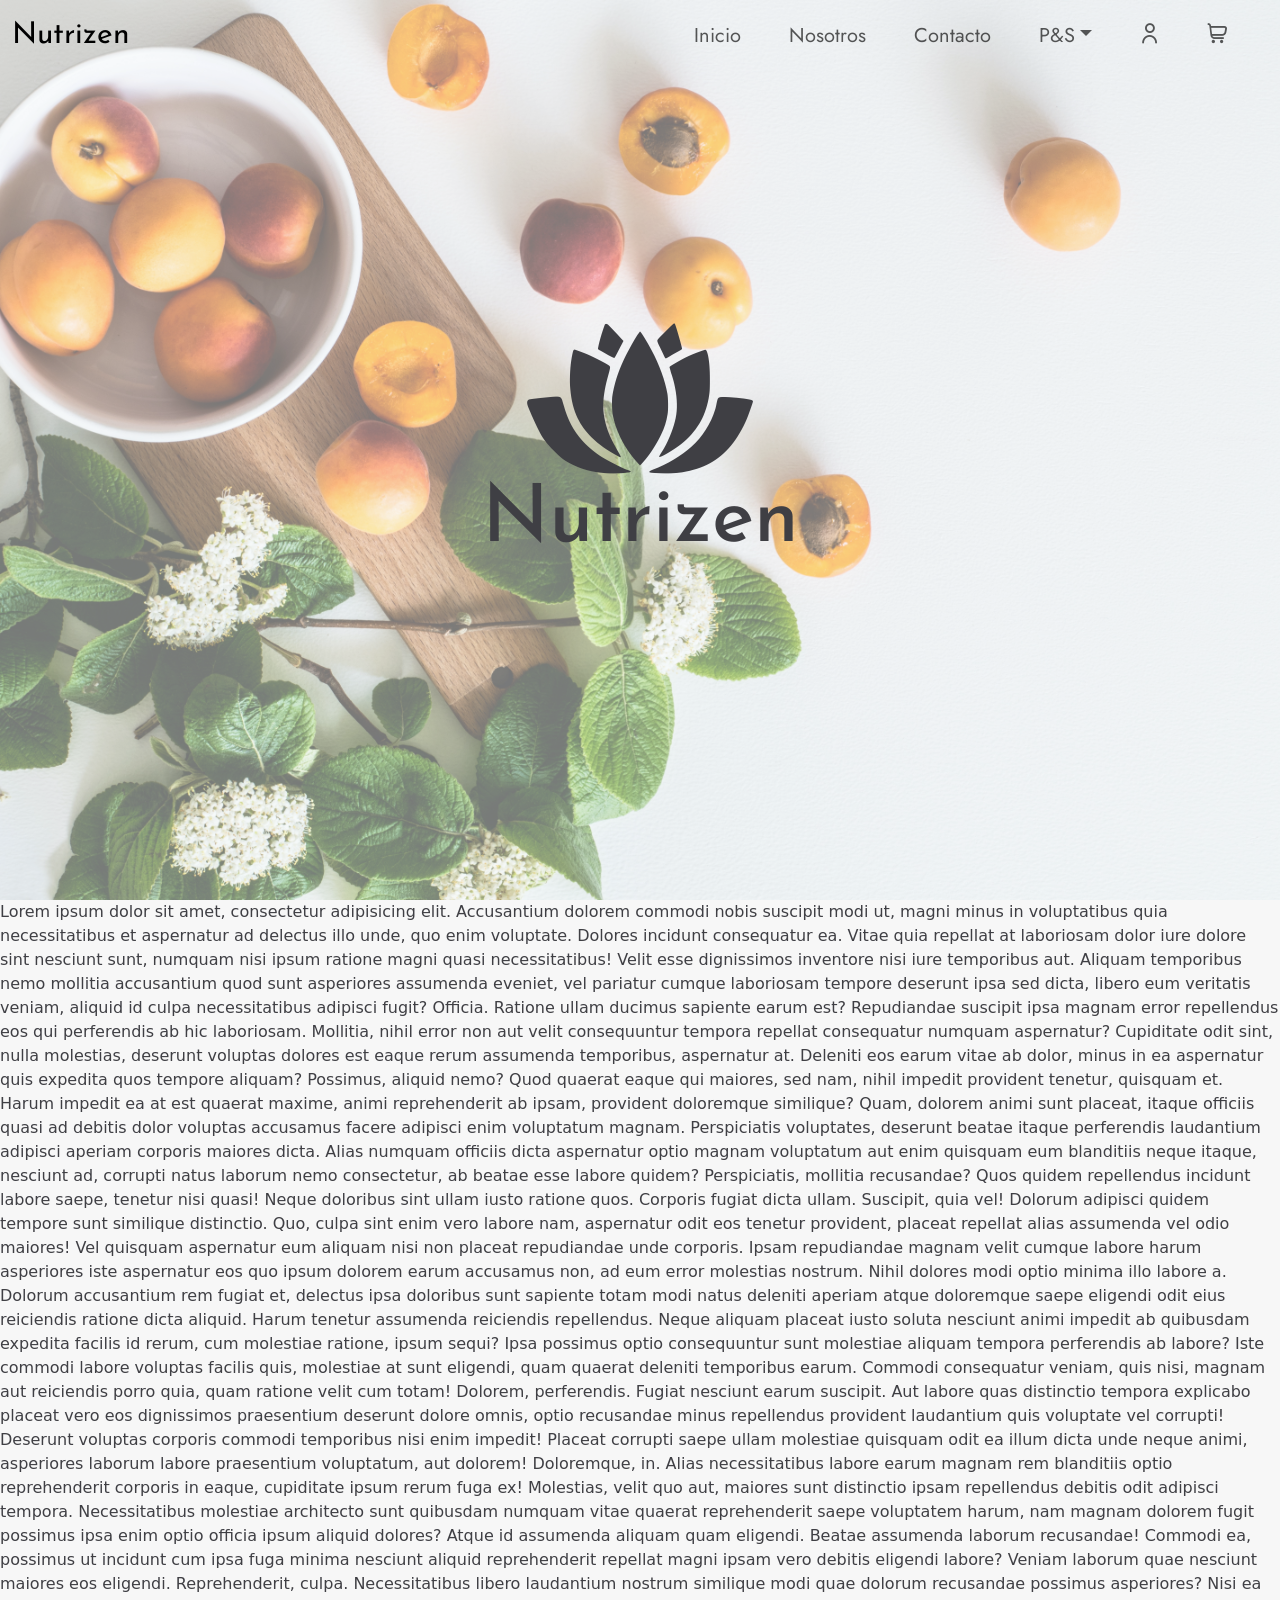
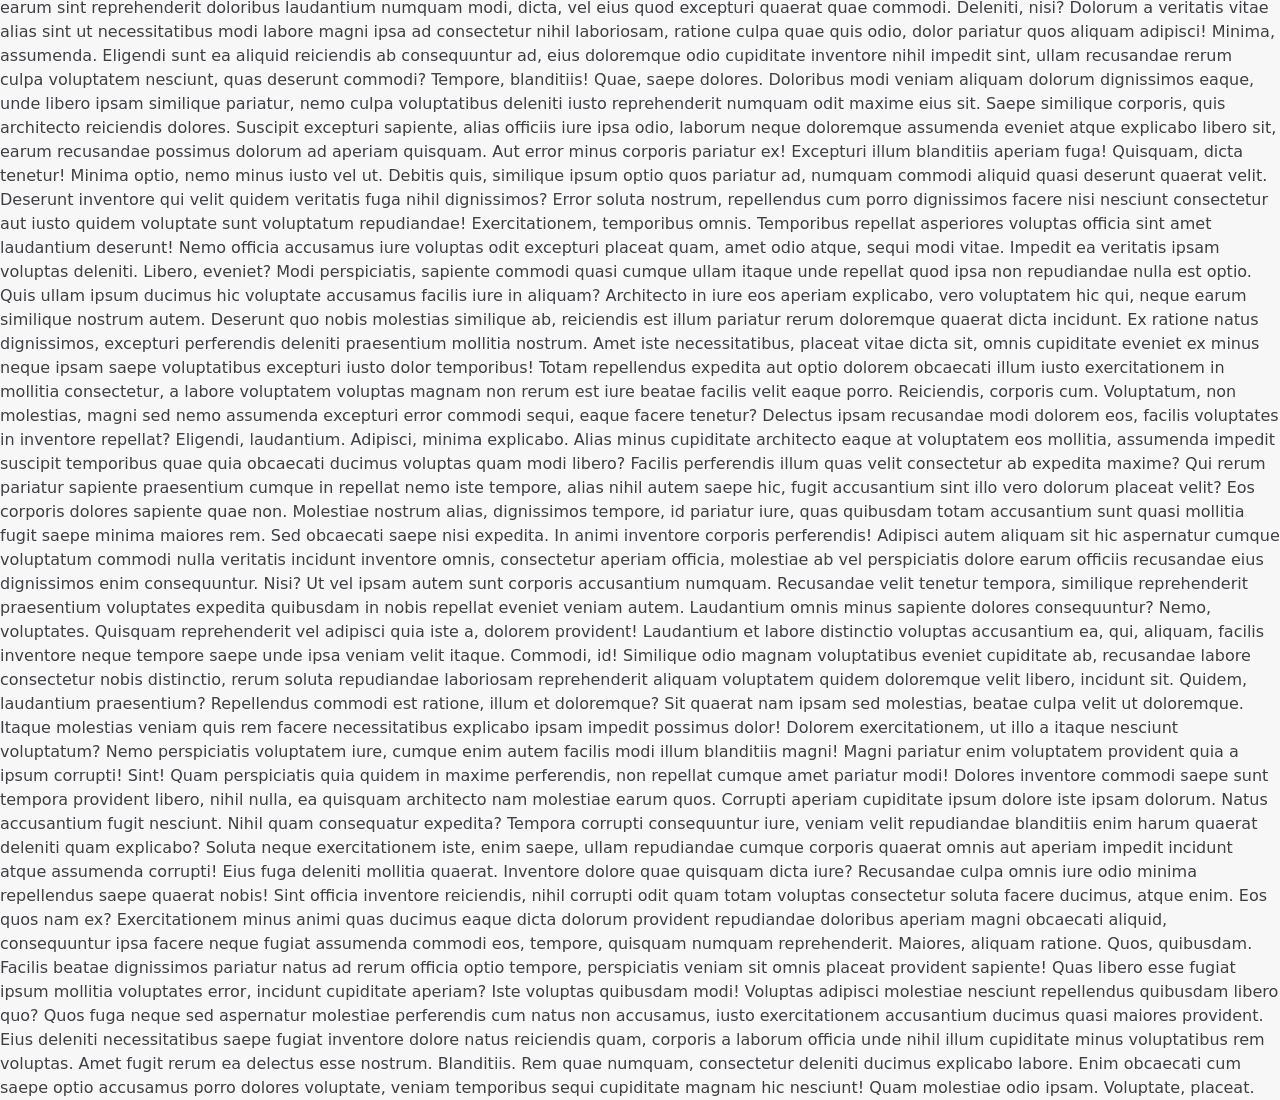
<file: Index.html>
<!doctype html>
<html lang="en">

<head>
    <!-- Required meta tags -->
    <meta charset="utf-8">
    <meta name="viewport" content="width=device-width, initial-scale=1">

    <!-- Bootstrap CSS -->
    <link href="https://cdn.jsdelivr.net/npm/bootstrap@5.0.2/dist/css/bootstrap.min.css" rel="stylesheet" integrity="sha384-EVSTQN3/azprG1Anm3QDgpJLIm9Nao0Yz1ztcQTwFspd3yD65VohhpuuCOmLASjC" crossorigin="anonymous">

    <!-- Fonts -->
        <!-- Josefin Sans -->
        <link rel="preconnect" href="https://fonts.googleapis.com">
        <link rel="preconnect" href="https://fonts.gstatic.com" crossorigin>
        <link href="https://fonts.googleapis.com/css2?family=Josefin+Sans:wght@500&display=swap" rel="stylesheet">
        <!-- Josefin Sans -->

        <!-- Jost -->
        <link rel="preconnect" href="https://fonts.googleapis.com">
        <link rel="preconnect" href="https://fonts.gstatic.com" crossorigin>
        <link href="https://fonts.googleapis.com/css2?family=Jost&display=swap" rel="stylesheet">
        <!-- Jost -->
    <!-- /Fonts -->

    <!-- Style css -->
    <link rel="stylesheet" href="assets/css/style.css">
    <link rel="stylesheet" href="assets/css/icons.css">
    <!-- /Style css -->

    <!-- AOS -->
    <link href="https://unpkg.com/aos@2.3.1/dist/aos.css" rel="stylesheet">
    <!-- AOS -->

    <style>
        .img-background{
            background-image: url(assets/img/img-home-dos.jpg);
            background-size: cover;
            opacity: 0.6;
        }
    </style>


    <title>Inicio</title>
</head>

<body>

    <!-- Navbar -->
    <div id="navBar"></div>
    <!-- /Navbar -->

    <!-- Registro e Inicio de sesion -->
    <div id="modalUser"></div>
    <!-- /Registro e Inicio de sesion -->

    <!-- Carrito de compras -->
    <div id="shoppingCart"></div>
    <!-- /Carrito de compras -->

    <!-- Contenido principal -->
    <div class="img-background w-100 vh-100 d-flex justify-content-center align-items-center">
    </div>
    <div class="text-center w-100 vh-100 d-flex flex-column justify-content-center align-items-center" data-aos="fade-up" data-aos-duration="3000" style="position: absolute; top: 0%;">
        <span class="icon-lotus_nutrizen" style="font-size: 150px;"></span>
        <h1 class="josefin-sans" style="font-size: 80px;">Nutrizen</h1>
    </div>
    <!-- /Contenido principal -->

    Lorem ipsum dolor sit amet, consectetur adipisicing elit. Accusantium dolorem commodi nobis suscipit modi ut, magni minus in voluptatibus quia necessitatibus et aspernatur ad delectus illo unde, quo enim voluptate.
    Dolores incidunt consequatur ea. Vitae quia repellat at laboriosam dolor iure dolore sint nesciunt sunt, numquam nisi ipsum ratione magni quasi necessitatibus! Velit esse dignissimos inventore nisi iure temporibus aut.
    Aliquam temporibus nemo mollitia accusantium quod sunt asperiores assumenda eveniet, vel pariatur cumque laboriosam tempore deserunt ipsa sed dicta, libero eum veritatis veniam, aliquid id culpa necessitatibus adipisci fugit? Officia.
    Ratione ullam ducimus sapiente earum est? Repudiandae suscipit ipsa magnam error repellendus eos qui perferendis ab hic laboriosam. Mollitia, nihil error non aut velit consequuntur tempora repellat consequatur numquam aspernatur?
    Cupiditate odit sint, nulla molestias, deserunt voluptas dolores est eaque rerum assumenda temporibus, aspernatur at. Deleniti eos earum vitae ab dolor, minus in ea aspernatur quis expedita quos tempore aliquam?
    Possimus, aliquid nemo? Quod quaerat eaque qui maiores, sed nam, nihil impedit provident tenetur, quisquam et. Harum impedit ea at est quaerat maxime, animi reprehenderit ab ipsam, provident doloremque similique?
    Quam, dolorem animi sunt placeat, itaque officiis quasi ad debitis dolor voluptas accusamus facere adipisci enim voluptatum magnam. Perspiciatis voluptates, deserunt beatae itaque perferendis laudantium adipisci aperiam corporis maiores dicta.
    Alias numquam officiis dicta aspernatur optio magnam voluptatum aut enim quisquam eum blanditiis neque itaque, nesciunt ad, corrupti natus laborum nemo consectetur, ab beatae esse labore quidem? Perspiciatis, mollitia recusandae?
    Quos quidem repellendus incidunt labore saepe, tenetur nisi quasi! Neque doloribus sint ullam iusto ratione quos. Corporis fugiat dicta ullam. Suscipit, quia vel! Dolorum adipisci quidem tempore sunt similique distinctio.
    Quo, culpa sint enim vero labore nam, aspernatur odit eos tenetur provident, placeat repellat alias assumenda vel odio maiores! Vel quisquam aspernatur eum aliquam nisi non placeat repudiandae unde corporis.
    Ipsam repudiandae magnam velit cumque labore harum asperiores iste aspernatur eos quo ipsum dolorem earum accusamus non, ad eum error molestias nostrum. Nihil dolores modi optio minima illo labore a.
    Dolorum accusantium rem fugiat et, delectus ipsa doloribus sunt sapiente totam modi natus deleniti aperiam atque doloremque saepe eligendi odit eius reiciendis ratione dicta aliquid. Harum tenetur assumenda reiciendis repellendus.
    Neque aliquam placeat iusto soluta nesciunt animi impedit ab quibusdam expedita facilis id rerum, cum molestiae ratione, ipsum sequi? Ipsa possimus optio consequuntur sunt molestiae aliquam tempora perferendis ab labore?
    Iste commodi labore voluptas facilis quis, molestiae at sunt eligendi, quam quaerat deleniti temporibus earum. Commodi consequatur veniam, quis nisi, magnam aut reiciendis porro quia, quam ratione velit cum totam!
    Dolorem, perferendis. Fugiat nesciunt earum suscipit. Aut labore quas distinctio tempora explicabo placeat vero eos dignissimos praesentium deserunt dolore omnis, optio recusandae minus repellendus provident laudantium quis voluptate vel corrupti!
    Deserunt voluptas corporis commodi temporibus nisi enim impedit! Placeat corrupti saepe ullam molestiae quisquam odit ea illum dicta unde neque animi, asperiores laborum labore praesentium voluptatum, aut dolorem! Doloremque, in.
    Alias necessitatibus labore earum magnam rem blanditiis optio reprehenderit corporis in eaque, cupiditate ipsum rerum fuga ex! Molestias, velit quo aut, maiores sunt distinctio ipsam repellendus debitis odit adipisci tempora.
    Necessitatibus molestiae architecto sunt quibusdam numquam vitae quaerat reprehenderit saepe voluptatem harum, nam magnam dolorem fugit possimus ipsa enim optio officia ipsum aliquid dolores? Atque id assumenda aliquam quam eligendi.
    Beatae assumenda laborum recusandae! Commodi ea, possimus ut incidunt cum ipsa fuga minima nesciunt aliquid reprehenderit repellat magni ipsam vero debitis eligendi labore? Veniam laborum quae nesciunt maiores eos eligendi.
    Reprehenderit, culpa. Necessitatibus libero laudantium nostrum similique modi quae dolorum recusandae possimus asperiores? Nisi ea earum sint reprehenderit doloribus laudantium numquam modi, dicta, vel eius quod excepturi quaerat quae commodi.
    Deleniti, nisi? Dolorum a veritatis vitae alias sint ut necessitatibus modi labore magni ipsa ad consectetur nihil laboriosam, ratione culpa quae quis odio, dolor pariatur quos aliquam adipisci! Minima, assumenda.
    Eligendi sunt ea aliquid reiciendis ab consequuntur ad, eius doloremque odio cupiditate inventore nihil impedit sint, ullam recusandae rerum culpa voluptatem nesciunt, quas deserunt commodi? Tempore, blanditiis! Quae, saepe dolores.
    Doloribus modi veniam aliquam dolorum dignissimos eaque, unde libero ipsam similique pariatur, nemo culpa voluptatibus deleniti iusto reprehenderit numquam odit maxime eius sit. Saepe similique corporis, quis architecto reiciendis dolores.
    Suscipit excepturi sapiente, alias officiis iure ipsa odio, laborum neque doloremque assumenda eveniet atque explicabo libero sit, earum recusandae possimus dolorum ad aperiam quisquam. Aut error minus corporis pariatur ex!
    Excepturi illum blanditiis aperiam fuga! Quisquam, dicta tenetur! Minima optio, nemo minus iusto vel ut. Debitis quis, similique ipsum optio quos pariatur ad, numquam commodi aliquid quasi deserunt quaerat velit.
    Deserunt inventore qui velit quidem veritatis fuga nihil dignissimos? Error soluta nostrum, repellendus cum porro dignissimos facere nisi nesciunt consectetur aut iusto quidem voluptate sunt voluptatum repudiandae! Exercitationem, temporibus omnis.
    Temporibus repellat asperiores voluptas officia sint amet laudantium deserunt! Nemo officia accusamus iure voluptas odit excepturi placeat quam, amet odio atque, sequi modi vitae. Impedit ea veritatis ipsam voluptas deleniti.
    Libero, eveniet? Modi perspiciatis, sapiente commodi quasi cumque ullam itaque unde repellat quod ipsa non repudiandae nulla est optio. Quis ullam ipsum ducimus hic voluptate accusamus facilis iure in aliquam?
    Architecto in iure eos aperiam explicabo, vero voluptatem hic qui, neque earum similique nostrum autem. Deserunt quo nobis molestias similique ab, reiciendis est illum pariatur rerum doloremque quaerat dicta incidunt.
    Ex ratione natus dignissimos, excepturi perferendis deleniti praesentium mollitia nostrum. Amet iste necessitatibus, placeat vitae dicta sit, omnis cupiditate eveniet ex minus neque ipsam saepe voluptatibus excepturi iusto dolor temporibus!
    Totam repellendus expedita aut optio dolorem obcaecati illum iusto exercitationem in mollitia consectetur, a labore voluptatem voluptas magnam non rerum est iure beatae facilis velit eaque porro. Reiciendis, corporis cum.
    Voluptatum, non molestias, magni sed nemo assumenda excepturi error commodi sequi, eaque facere tenetur? Delectus ipsam recusandae modi dolorem eos, facilis voluptates in inventore repellat? Eligendi, laudantium. Adipisci, minima explicabo.
    Alias minus cupiditate architecto eaque at voluptatem eos mollitia, assumenda impedit suscipit temporibus quae quia obcaecati ducimus voluptas quam modi libero? Facilis perferendis illum quas velit consectetur ab expedita maxime?
    Qui rerum pariatur sapiente praesentium cumque in repellat nemo iste tempore, alias nihil autem saepe hic, fugit accusantium sint illo vero dolorum placeat velit? Eos corporis dolores sapiente quae non.
    Molestiae nostrum alias, dignissimos tempore, id pariatur iure, quas quibusdam totam accusantium sunt quasi mollitia fugit saepe minima maiores rem. Sed obcaecati saepe nisi expedita. In animi inventore corporis perferendis!
    Adipisci autem aliquam sit hic aspernatur cumque voluptatum commodi nulla veritatis incidunt inventore omnis, consectetur aperiam officia, molestiae ab vel perspiciatis dolore earum officiis recusandae eius dignissimos enim consequuntur. Nisi?
    Ut vel ipsam autem sunt corporis accusantium numquam. Recusandae velit tenetur tempora, similique reprehenderit praesentium voluptates expedita quibusdam in nobis repellat eveniet veniam autem. Laudantium omnis minus sapiente dolores consequuntur?
    Nemo, voluptates. Quisquam reprehenderit vel adipisci quia iste a, dolorem provident! Laudantium et labore distinctio voluptas accusantium ea, qui, aliquam, facilis inventore neque tempore saepe unde ipsa veniam velit itaque.
    Commodi, id! Similique odio magnam voluptatibus eveniet cupiditate ab, recusandae labore consectetur nobis distinctio, rerum soluta repudiandae laboriosam reprehenderit aliquam voluptatem quidem doloremque velit libero, incidunt sit. Quidem, laudantium praesentium?
    Repellendus commodi est ratione, illum et doloremque? Sit quaerat nam ipsam sed molestias, beatae culpa velit ut doloremque. Itaque molestias veniam quis rem facere necessitatibus explicabo ipsam impedit possimus dolor!
    Dolorem exercitationem, ut illo a itaque nesciunt voluptatum? Nemo perspiciatis voluptatem iure, cumque enim autem facilis modi illum blanditiis magni! Magni pariatur enim voluptatem provident quia a ipsum corrupti! Sint!
    Quam perspiciatis quia quidem in maxime perferendis, non repellat cumque amet pariatur modi! Dolores inventore commodi saepe sunt tempora provident libero, nihil nulla, ea quisquam architecto nam molestiae earum quos.
    Corrupti aperiam cupiditate ipsum dolore iste ipsam dolorum. Natus accusantium fugit nesciunt. Nihil quam consequatur expedita? Tempora corrupti consequuntur iure, veniam velit repudiandae blanditiis enim harum quaerat deleniti quam explicabo?
    Soluta neque exercitationem iste, enim saepe, ullam repudiandae cumque corporis quaerat omnis aut aperiam impedit incidunt atque assumenda corrupti! Eius fuga deleniti mollitia quaerat. Inventore dolore quae quisquam dicta iure?
    Recusandae culpa omnis iure odio minima repellendus saepe quaerat nobis! Sint officia inventore reiciendis, nihil corrupti odit quam totam voluptas consectetur soluta facere ducimus, atque enim. Eos quos nam ex?
    Exercitationem minus animi quas ducimus eaque dicta dolorum provident repudiandae doloribus aperiam magni obcaecati aliquid, consequuntur ipsa facere neque fugiat assumenda commodi eos, tempore, quisquam numquam reprehenderit. Maiores, aliquam ratione.
    Quos, quibusdam. Facilis beatae dignissimos pariatur natus ad rerum officia optio tempore, perspiciatis veniam sit omnis placeat provident sapiente! Quas libero esse fugiat ipsum mollitia voluptates error, incidunt cupiditate aperiam?
    Iste voluptas quibusdam modi! Voluptas adipisci molestiae nesciunt repellendus quibusdam libero quo? Quos fuga neque sed aspernatur molestiae perferendis cum natus non accusamus, iusto exercitationem accusantium ducimus quasi maiores provident.
    Eius deleniti necessitatibus saepe fugiat inventore dolore natus reiciendis quam, corporis a laborum officia unde nihil illum cupiditate minus voluptatibus rem voluptas. Amet fugit rerum ea delectus esse nostrum. Blanditiis.
    Rem quae numquam, consectetur deleniti ducimus explicabo labore. Enim obcaecati cum saepe optio accusamus porro dolores voluptate, veniam temporibus sequi cupiditate magnam hic nesciunt! Quam molestiae odio ipsam. Voluptate, placeat.

    <!-- AOS -->
    <script src="https://unpkg.com/aos@2.3.1/dist/aos.js"></script>
    <!-- AOS -->

    <!-- AOS -->
    <script>
        AOS.init();
    </script>
    <!-- AOS -->

    <!-- Scripts -->
        <!-- navbar -->
            <script src="assets/js/navbar.js"></script>
        <!-- navbar -->

        <!-- Shopping Cart -->
            <script src="assets/js/shoppingcart.js"></script>
        <!-- Shopping Cart -->

        <!-- Modal User -->
            <script src="assets/js/modaluser.js"></script>
        <!-- /Modal User -->
    <!-- Scripts -->

    <!-- Option 1: Bootstrap Bundle with Popper -->
    <script src="https://cdn.jsdelivr.net/npm/bootstrap@5.0.2/dist/js/bootstrap.bundle.min.js" integrity="sha384-MrcW6ZMFYlzcLA8Nl+NtUVF0sA7MsXsP1UyJoMp4YLEuNSfAP+JcXn/tWtIaxVXM" crossorigin="anonymous"></script>

</body>

</html>
</file>
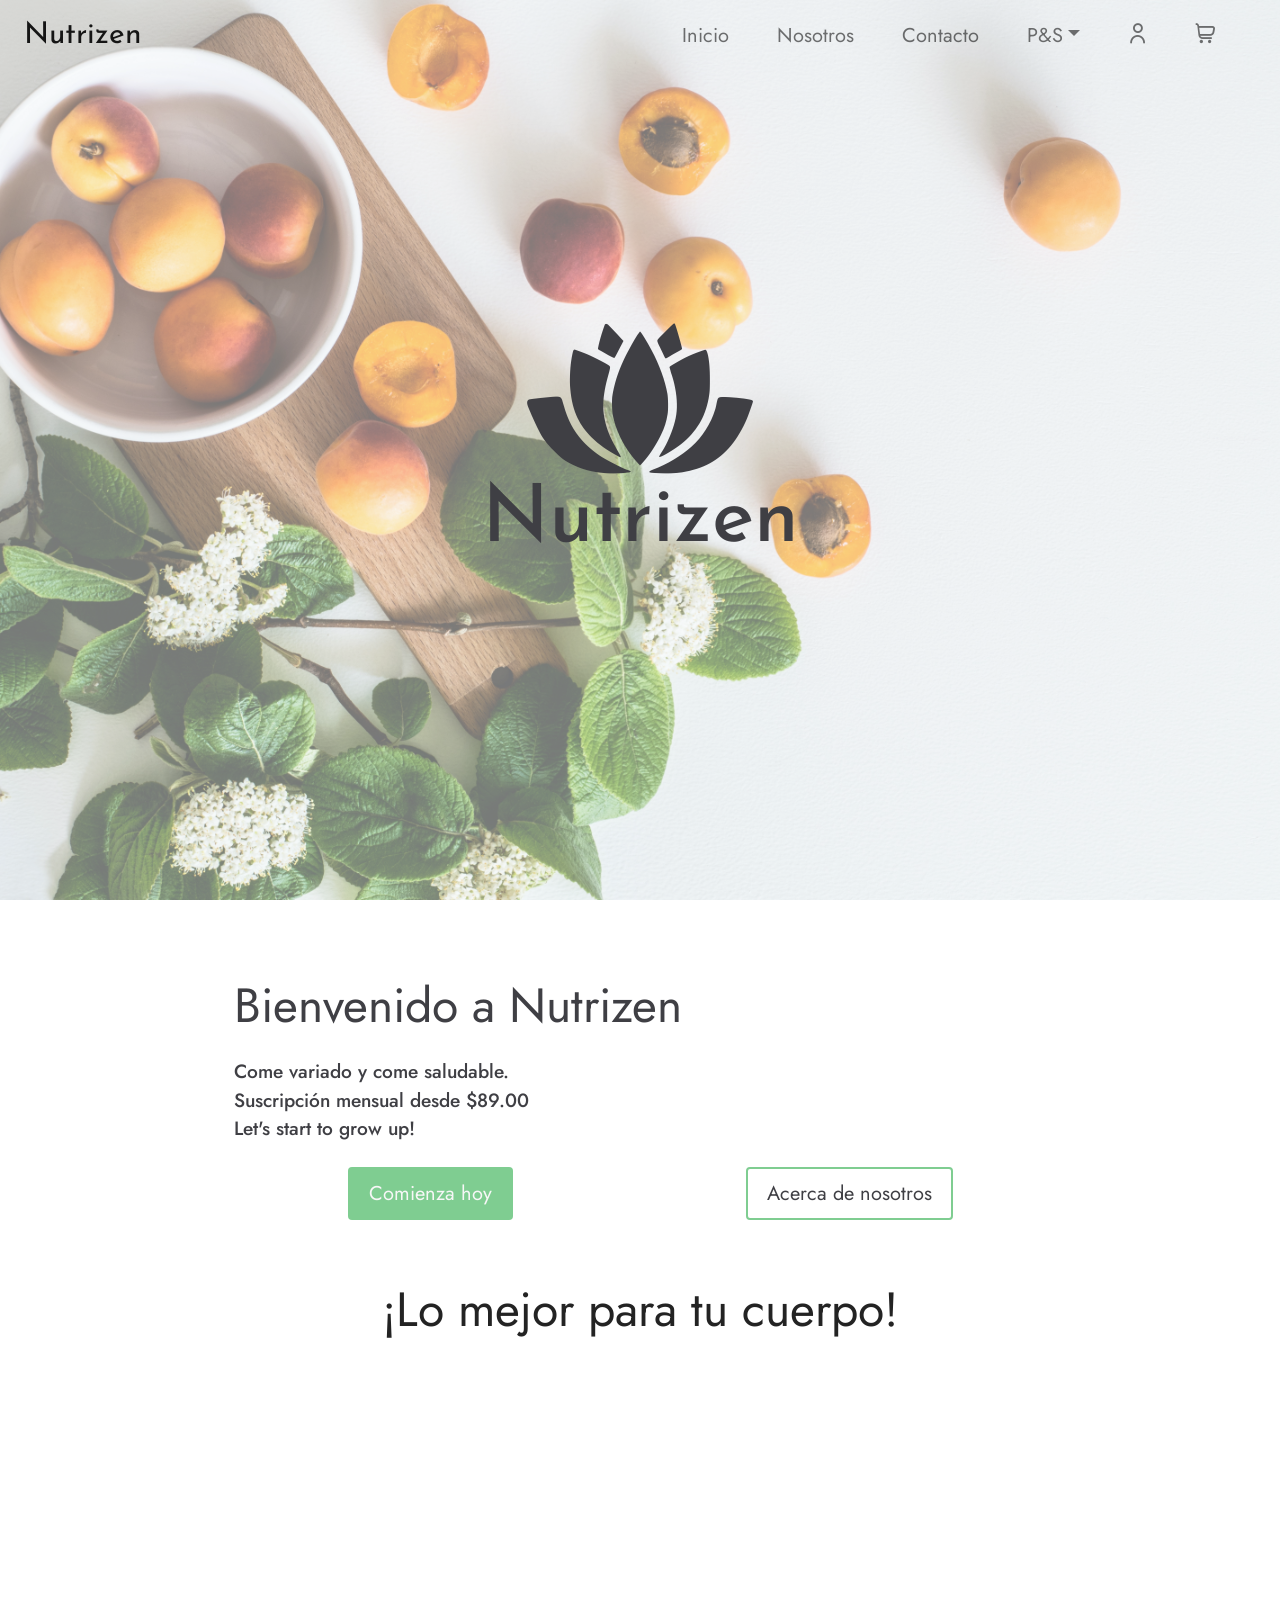
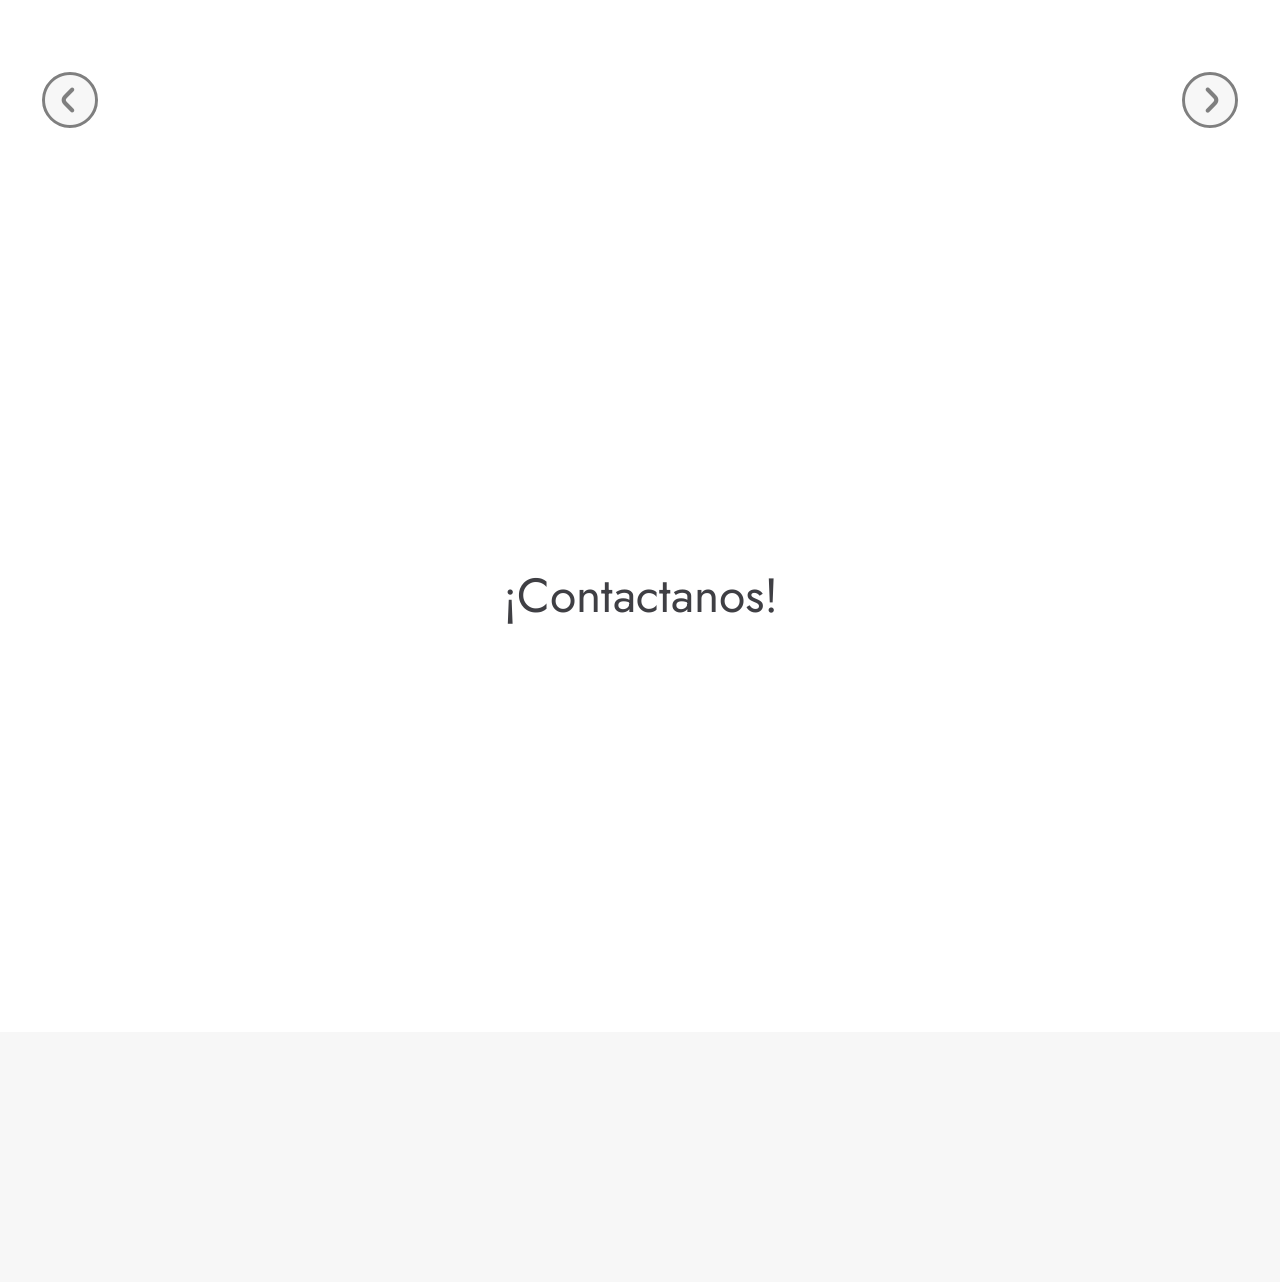
<file: index.html>
<!DOCTYPE html>
<html  >
<head>
  <!-- Site made with Mobirise Website Builder v5.6.0, https://mobirise.com -->
  <meta charset="UTF-8">
  <meta http-equiv="X-UA-Compatible" content="IE=edge">
  <meta name="generator" content="Mobirise v5.6.0, mobirise.com">
  <meta name="viewport" content="width=device-width, initial-scale=1, minimum-scale=1">
  <link rel="shortcut icon" href="assets/images/nutryzen-icon-128x128.png" type="image/x-icon">
  <meta name="description" content="">
  

    <!-- Bootstrap CSS -->
    <link href="https://cdn.jsdelivr.net/npm/bootstrap@5.0.2/dist/css/bootstrap.min.css" rel="stylesheet" integrity="sha384-EVSTQN3/azprG1Anm3QDgpJLIm9Nao0Yz1ztcQTwFspd3yD65VohhpuuCOmLASjC" crossorigin="anonymous">

    
    <title>Inicio</title>
    <link rel="stylesheet" href="assets/web/assets/mobirise-icons2/mobirise2.css">
    <link rel="stylesheet" href="assets/bootstrap/css/bootstrap.min.css">
    <!-- <link rel="stylesheet" href="assets/bootstrap/css/bootstrap-grid.min.css"> -->
    <!-- <link rel="stylesheet" href="assets/bootstrap/css/bootstrap-reboot.min.css"> -->
    <link rel="stylesheet" href="assets/parallax/jarallax.css">
    <link rel="stylesheet" href="assets/animatecss/animate.css">
    <!-- <link rel="stylesheet" href="assets/dropdown/css/style.css"> -->
    <link rel="stylesheet" href="assets/socicon/css/styles.css">

    <link rel="stylesheet" href="assets/css/style.css">
    
    <!-- <link rel="stylesheet" href="assets/theme/css/style.css"> -->

    <!-- <link href="assets/fonts/style.css" rel="stylesheet"> -->
    <!-- <link rel="preload" as="style" href="assets/mobirise/css/mbr-additional.css"> -->
    <link rel="stylesheet" href="assets/mobirise/css/mbr-additional.css" type="text/css">
    <link rel="stylesheet" href="assets/css/style.css">
    <link rel="stylesheet" href="assets/css/icons.css">

    <!-- Fonts -->
        <!-- Josefin Sans -->
        <link rel="preconnect" href="https://fonts.googleapis.com">
        <link rel="preconnect" href="https://fonts.gstatic.com" crossorigin>
        <link href="https://fonts.googleapis.com/css2?family=Josefin+Sans:wght@500&display=swap" rel="stylesheet">
        <!-- Josefin Sans -->

        <!-- Jost -->
        <link rel="preconnect" href="https://fonts.googleapis.com">
        <link rel="preconnect" href="https://fonts.gstatic.com" crossorigin>
        <link href="https://fonts.googleapis.com/css2?family=Jost&display=swap" rel="stylesheet">
        <!-- Jost -->
    <!-- /Fonts -->

     <!-- AOS -->
     <link href="https://unpkg.com/aos@2.3.1/dist/aos.css" rel="stylesheet">
     <!-- AOS -->

     <style>
        .img-background{
            background-image: url(assets/img/img-home-dos.jpg);
            background-size: cover;
            opacity: 0.6;
        }
    </style>
  
  
  
</head>
<body onload="extraer()">

<!-- Navbar -->
<div id="navBar"></div>
<!-- /Navbar -->

<!-- Registro e Inicio de sesion -->
<div id="modalUser"></div>
<!-- /Registro e Inicio de sesion -->

<!-- Carrito de compras -->
<div id="shoppingCart"></div>
<!-- /Carrito de compras -->
  
  <!-- <section data-bs-version="5.1" class="menu cid-s48OLK6784" once="menu" id="menu1-h"> -->
    

    <!--Nav bar isma-->
    <!--<nav class="navbar navbar-dropdown navbar-fixed-top navbar-expand-lg">
        <div class="container-fluid">
            <div class="navbar-brand">
                <span class="navbar-logo">
                    <a href="index.html">
                        <img src="assets/images/nutryzen-icon-blacki-138x138.png" alt="Mobirise" style="height: 3.8rem;">
                    </a>
                </span>
                
            </div>
            <button class="navbar-toggler" type="button" data-toggle="collapse" data-bs-toggle="collapse" data-target="#navbarSupportedContent" data-bs-target="#navbarSupportedContent" aria-controls="navbarNavAltMarkup" aria-expanded="false" aria-label="Toggle navigation">
                <div class="hamburger">
                    <span></span>
                    <span></span>
                    <span></span>
                    <span></span>
                </div>
            </button>
            <div class="collapse navbar-collapse" id="navbarSupportedContent">
                <ul class="navbar-nav nav-dropdown nav-right" data-app-modern-menu="true"><li class="nav-item"><a class="nav-link link text-black text-primary display-4" href="index.html" aria-expanded="false">Inicio</a></li><li class="nav-item"><a class="nav-link link text-black text-primary display-4" href="Nosotros.html">Nosotros</a></li><li class="nav-item"><a class="nav-link link text-black text-primary display-4" href="Contacto.html">Contacto</a></li><li class="nav-item dropdown"><a class="nav-link link text-black dropdown-toggle display-4" href="https://mobirise.com" data-toggle="dropdown-submenu" data-bs-toggle="dropdown" data-bs-auto-close="outside" aria-expanded="false">P&amp;S</a><div class="dropdown-menu" aria-labelledby="dropdown-undefined"><a class="text-black dropdown-item text-primary display-4" href="Tienda.html">Productos</a><a class="text-black dropdown-item text-primary display-4" href="page5.html">Servicios</a></div></li><li class="nav-item"><a class="nav-link link text-black show display-4" href="https://mobirise.com" aria-expanded="false"><span class="mobi-mbri mobi-mbri-user-2 mbr-iconfont mbr-iconfont-btn"></span></a></li><li class="nav-item"><a class="nav-link link text-black show display-4" href="https://mobirise.com"><span class="mobi-mbri mobi-mbri-cart-full mbr-iconfont mbr-iconfont-btn"></span></a></li></ul>
                
                
            </div>
        </div>
    </nav>-->
 

<!-- </section> -->

<!-- <section data-bs-version="5.1" class="header1 cid-s48MCQYojq mbr-fullscreen mbr-parallax-background" id="header1-f"> -->



    <!-- <div class="mbr-overlay" style="opacity: 0.6; background-color: rgb(255, 255, 255);"></div> -->

    <!-- Contenido principal -->
    <div class="img-background w-100 vh-100 d-flex justify-content-center align-items-center">
    </div>
    <div class="text-center w-100 vh-100 d-flex flex-column justify-content-center align-items-center" data-aos="fade-up" data-aos-duration="3000" style="position: absolute; top: 0%;">
        <span class="icon-lotus_nutrizen" style="font-size: 150px;"></span>
        <h1 class="josefin-sans" style="font-size: 80px;">Nutrizen</h1>
    </div>
    <!-- /Contenido principal -->

</section>


<section data-bs-version="5.1" class="content1 cid-s48udlf8KU" id="content1-8">
    
    <div class="container">
        <div class="row justify-content-center">
            <div class="title col-12 col-md-9">
                <h3 class="mbr-section-title mbr-fonts-style jost mb-4 display-2 txt-color-black"><p><strong>Bienvenido a Nutrizen</strong></p></h3>
                <div class="d-flex justify-content">
                <h4 class="mbr-section-subtitle mbr-fonts-style mb-4 display-7 jost txt-color-black">Come variado y come saludable.<br>Suscripción mensual desde $89.00<br>Let's start to grow up!</h4>
                </div>
                <div class="row text-center">
                    <div class="col">
                    <button class="btn btn-rounded index-buttom-dos" href="#">Comienza hoy</button>
                    </div>
                    <div class="col">
                        <a class="btn index-buttom txt-color-black" href="aboutus.html">Acerca de nosotros</a>
                    </div>
                </div>
            </div>
        </div>
    </div>
</section>

<section data-bs-version="5.1" class="slider6 mbr-embla cid-sWlc89lEYc" id="slider6-17">
    
    
    <div class="position-relative">
        <div class="mbr-section-head">
            <h4 class="mbr-section-title mbr-fonts-style text-center mb-0 display-2 jost txt-color-black"><strong>¡Lo mejor para tu cuerpo!</strong></h4>
            
        </div>
        <div class="embla mt-4" data-skip-snaps="true" data-align="center" data-contain-scroll="trimSnaps" data-loop="true" data-auto-play="true" data-auto-play-interval="5" data-draggable="true">
            <div class="embla__viewport container-fluid">
                <div class="embla__container">
                    
                    
                    
                    <div class="embla__slide slider-image item active" style="margin-left: 1rem; margin-right: 1rem;">
                        <div class="slide-content" style="background-color: white;">
                        
                            <!-- producto 1 -->
                            <div class="" data-aos="fade-up" data-aos-duration="2000" style="padding-bottom: 25px;">
                                <div class="card card-style jost border border-0 text-center">
                                    <div>
                                        <img src="assets/images/mancuerna-494x494.png" class="card-img-top" alt="mario_valdes" />
                                    </div>
                                    <div class="card-body">
                                        <h4 class="card-title text-justify"><b>Mancuernas 5 Kg&nbsp;</b></h4>
                                        <h4>$300</h4>
                                        <p class="card-text" style="font-size: 18px;">
                                            Mancuernas Pesa Hexagonal Cromada Recubierta 5 Kg<br>Medidas: 29cm de largo por 10cm de alto.
                                        </p>
                                    </div>
                                    <div class="networks-style container">
                                        <a href="products copy.html" class="btn bottom-style" target="_blank">Saber más &gt;</a>
                                    </div>
                                </div>
                            </div>
                            <!-- /Producto 1 -->
                        </div>
                    </div>
                    <div class="embla__slide slider-image item" style="margin-left: 1rem; margin-right: 1rem;">
                        <div class="slide-content" style="background-color: white;">

                            <!-- producto 2 -->
                            <div class="" data-aos="fade-up" data-aos-duration="2000" style="padding-bottom: 25px;">
                                <div class="card card-style jost border border-0 text-center">
                                    <div>
                                        <img src="assets/images/tapete-245x245.jpg" class="card-img-top" alt="mario_valdes" />
                                    </div>
                                    <div class="card-body">
                                        <h4 class="card-title"><b>Tapete</b></h4>
                                        <h4>$120</h4>
                                        <p class="card-text text-center" style="font-size: 18px;">
                                            Material antiderrapante<br>Difícil de romper 6mm de grosor<br>1.80m de largo
                                        </p>
                                    </div>
                                    <div class="networks-style container">
                                        <a href="products copy.html" class="btn bottom-style" target="_blank">Saber más &gt;</a>
                                    </div>
                                </div>
                            </div>
                            <!-- /Producto 2 -->
                        </div>
                    </div>
                    <div class="embla__slide slider-image item" style="margin-left: 1rem; margin-right: 1rem;">
                        <div class="slide-content" style="background-color: white;">

                            <!-- producto 3 -->
                            <div class="" data-aos="fade-up" data-aos-duration="2000" style="padding-bottom: 25px;">
                                <div class="card card-style jost border border-0 text-center">
                                    <div>
                                        <img src="assets/images/plan-245x245.png" class="card-img-top" alt="mario_valdes" />
                                    </div>
                                    <div class="card-body">
                                        <h4 class="card-title"><b>Home Guide + Plan alimenticio</b></h4>
                                        <h4>$89</h4>
                                        <p class="card-text" style="font-size: 18px;">
                                            8 semanas de rutinas en casa para tonificación de cuerpo completo
                                            <br>
                                            Comienza ya.
                                        </p>
                                    </div>
                                    <div class="networks-style container">
                                        <a href="products copy.html" class="btn bottom-style" target="_blank">Saber más &gt;</a>
                                    </div>
                                </div>
                            </div>
                            <!-- Producto 3 -->
                        </div>
                    </div>
                    <div class="embla__slide slider-image item" style="margin-left: 1rem; margin-right: 1rem;">
                        <div class="slide-content" style="background-color: white;">
                        
                            <!-- producto 4 -->
                            <div class="" data-aos="fade-up" data-aos-duration="2000" style="padding-bottom: 25px;">
                                <div class="card card-style jost border border-0 text-center">
                                    <div>
                                        <img src="assets/images/proteina-245x245.jpg" class="card-img-top" alt="mario_valdes" />
                                    </div>
                                    <div class="card-body">
                                        <h4 class="card-title text-justify"><b>Proteína Fit Body</b></h4>
                                        <h4>$700</h4>
                                        <p class="card-text" style="font-size: 18px;">
                                            Proteína a base de ingredientes naturales<br>Perfecta para antes y después de cada entrenamiento. Contenido neto 1Kg
                                        </p>
                                    </div>
                                    <div class="networks-style container">
                                        <a href="products copy.html" class="btn bottom-style" target="_blank">Saber más &gt;</a>
                                    </div>
                                </div>
                            </div>
                            <!-- Producto 4 -->
                        </div>
                    </div>
                </div>
            </div>
            <button class="embla__button embla__button--prev">
                <span class="mobi-mbri icon-angle-circle-left mbr-iconfont icons-carousel" aria-hidden="true"></span>
                <span class="sr-only visually-hidden visually-hidden">Previous</span>
            </button>
            <button class="embla__button embla__button--next">
                <span class="mobi-mbri icon-angle-circle-right mbr-iconfont icons-carousel" aria-hidden="true"></span>
                <span class="sr-only visually-hidden visually-hidden">Next</span>
            </button>
        </div>
    </div>
</section>

<section data-bs-version="5.1" class="contacts1 cid-sWl8e2kDzW" id="contacts1-14">

    

    
    <div class="container">
        <div class="mbr-section-head">
            <h3 class="mbr-section-title mbr-fonts-style text-center mb-0 display-2 jost txt-color-black">
                <strong>¡Contactanos!</strong></h3>
            
        </div>
        <div class="row justify-content-center mt-4">
            <div class="card col-lg-6 border-0 text-center" data-aos="fade-up" data-aos-duration="1000">
                <div class="card-wrapper">
                    <div class="card-box align-center">
                        <div class="image-wrapper">
                            <span class="mbr-iconfont mobi-mbri-letter mobi-mbri" style="color: #7FCD91;"></span>
                        </div>
                        <h4 class="card-title mbr-fonts-style mb-2 display-2 jost txt-color-black">
                            <strong>Email</strong>
                        </h4>
                        
                        <h5 class="link mbr-fonts-style display-7 jost txt-color-black"><a href="contact.html" class="a-style">Escríbenos, queremos escucharte</a></h5>
                    </div>
                </div>
            </div>
            <div class="card col-lg-6 border-0 text-center" data-aos="fade-up" data-aos-duration="1000">
                <div class="card-wrapper">
                    <div class="card-box align-center">
                        <div class="image-wrapper">
                            <span class="mbr-iconfont socicon-whatsapp socicon" style="color: #7FCD91;"></span>
                        </div>
                        <h4 class="card-title mbr-fonts-style align-center mb-2 display-2 jost txt-color-black">
                            <strong>Whatsapp</strong></h4>
                        
                        <h5 class="link mbr-black mbr-fonts-style display-7 jost txt-color-black"><a href="https://wa.me/3310211781" class="a-style">¿Necesitas ayuda extra?</a></h5>
                    </div>
                </div>
            </div>
        </div>
    </div>
</section>

    <!-- Footer -->
    <div id="footerSection"></div>
    <!-- Footer -->

<!-- <section style="background-color: #fff; font-family: -apple-system, BlinkMacSystemFont, 'Segoe UI', 'Roboto', 'Helvetica Neue', Arial, sans-serif; color:#aaa; font-size:12px; padding: 0; align-items: center; display: flex;"><a href="https://mobirise.site/f" style="flex: 1 1; height: 3rem; padding-left: 1rem;"></a><p style="flex: 0 0 auto; margin:0; padding-right:1rem;">Set up your own <a href="https://mobirise.site/y" style="color:#aaa;">website</a> with Mobirise</p></section> -->
<!-- <script src="assets/bootstrap/js/bootstrap.bundle.min.js"></script>   -->
<!-- <script src="assets/parallax/jarallax.js"></script>   -->
<!-- <script src="assets/smoothscroll/smooth-scroll.js"></script>   -->
<!-- <script src="assets/ytplayer/index.js"></script>   -->

<script src="assets/embla/embla.min.js"></script>  
<script src="assets/embla/script.js"></script>
<script src="assets/dropdown/js/navbar-dropdown.js"></script>
<!-- <script src="assets/theme/js/script.js"></script>   -->
  
  
 <div id="scrollToTop" class="scrollToTop mbr-arrow-up"><a style="text-align: center;"><i class="mbr-arrow-up-icon mbr-arrow-up-icon-cm cm-icon cm-icon-smallarrow-up"></i></a></div>
    <input name="animation" type="hidden">

        <!-- Option 1: Bootstrap Bundle with Popper -->
        <script src="https://cdn.jsdelivr.net/npm/bootstrap@5.0.2/dist/js/bootstrap.bundle.min.js" integrity="sha384-MrcW6ZMFYlzcLA8Nl+NtUVF0sA7MsXsP1UyJoMp4YLEuNSfAP+JcXn/tWtIaxVXM" crossorigin="anonymous"></script>


        <!-- NavBar -->
            <script src="assets/js/navbar.js"></script>
        <!-- NavBar -->
     <!-- Shopping Cart -->
     <script src="assets/js/shoppingcart.js"></script>
     <!-- Shopping Cart -->

     <!-- Modal User -->
         <script src="assets/js/modaluser.js"></script>
     <!-- /Modal User -->

    <!-- Footer Script -->
        <script src="assets/js/footer.js"></script>
    <!-- Footer Script -->
  <!--Carrito SesionStorage -->
  <script src="/assets/js/sesionStorage.js"></script>
  <!--Carrito SesionStorage -->
    


     <script src="https://unpkg.com/aos@2.3.1/dist/aos.js"></script>

     <script>
        AOS.init();
    </script>
  </body>
</html>
</file>
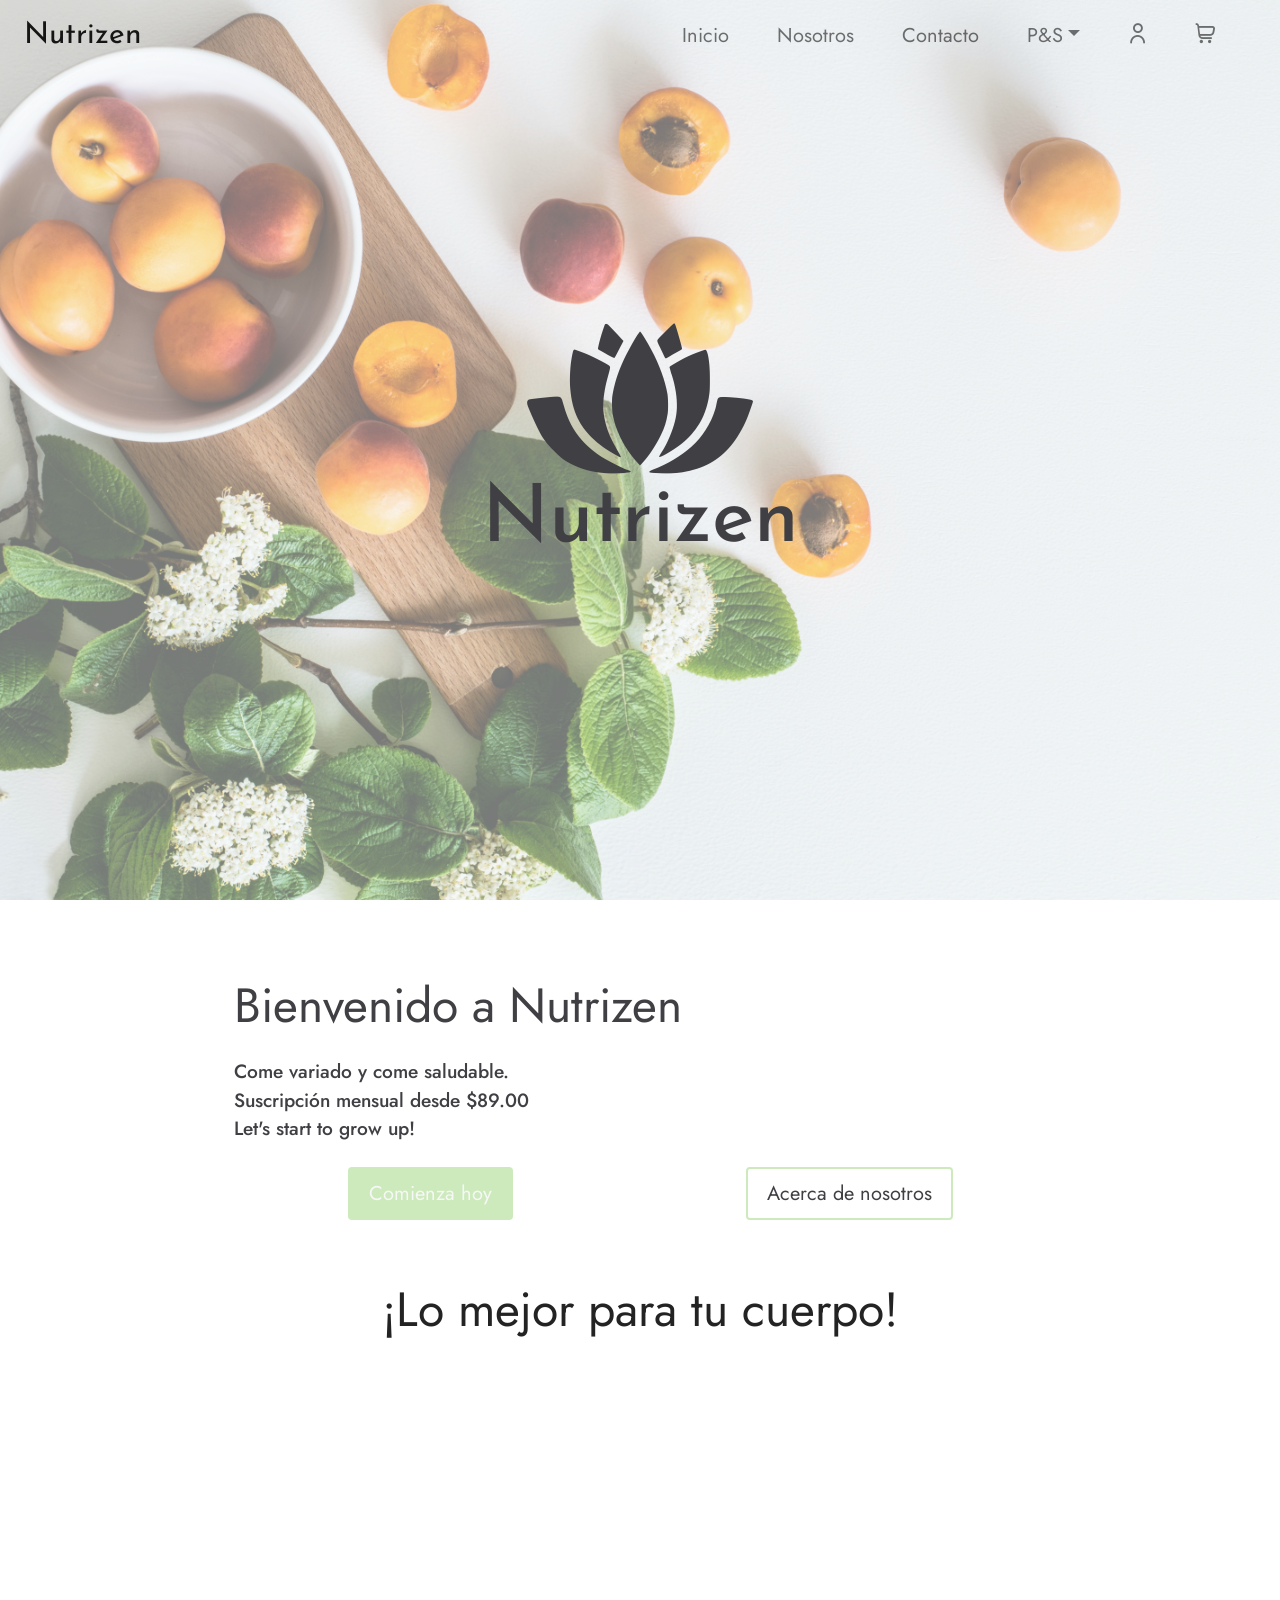
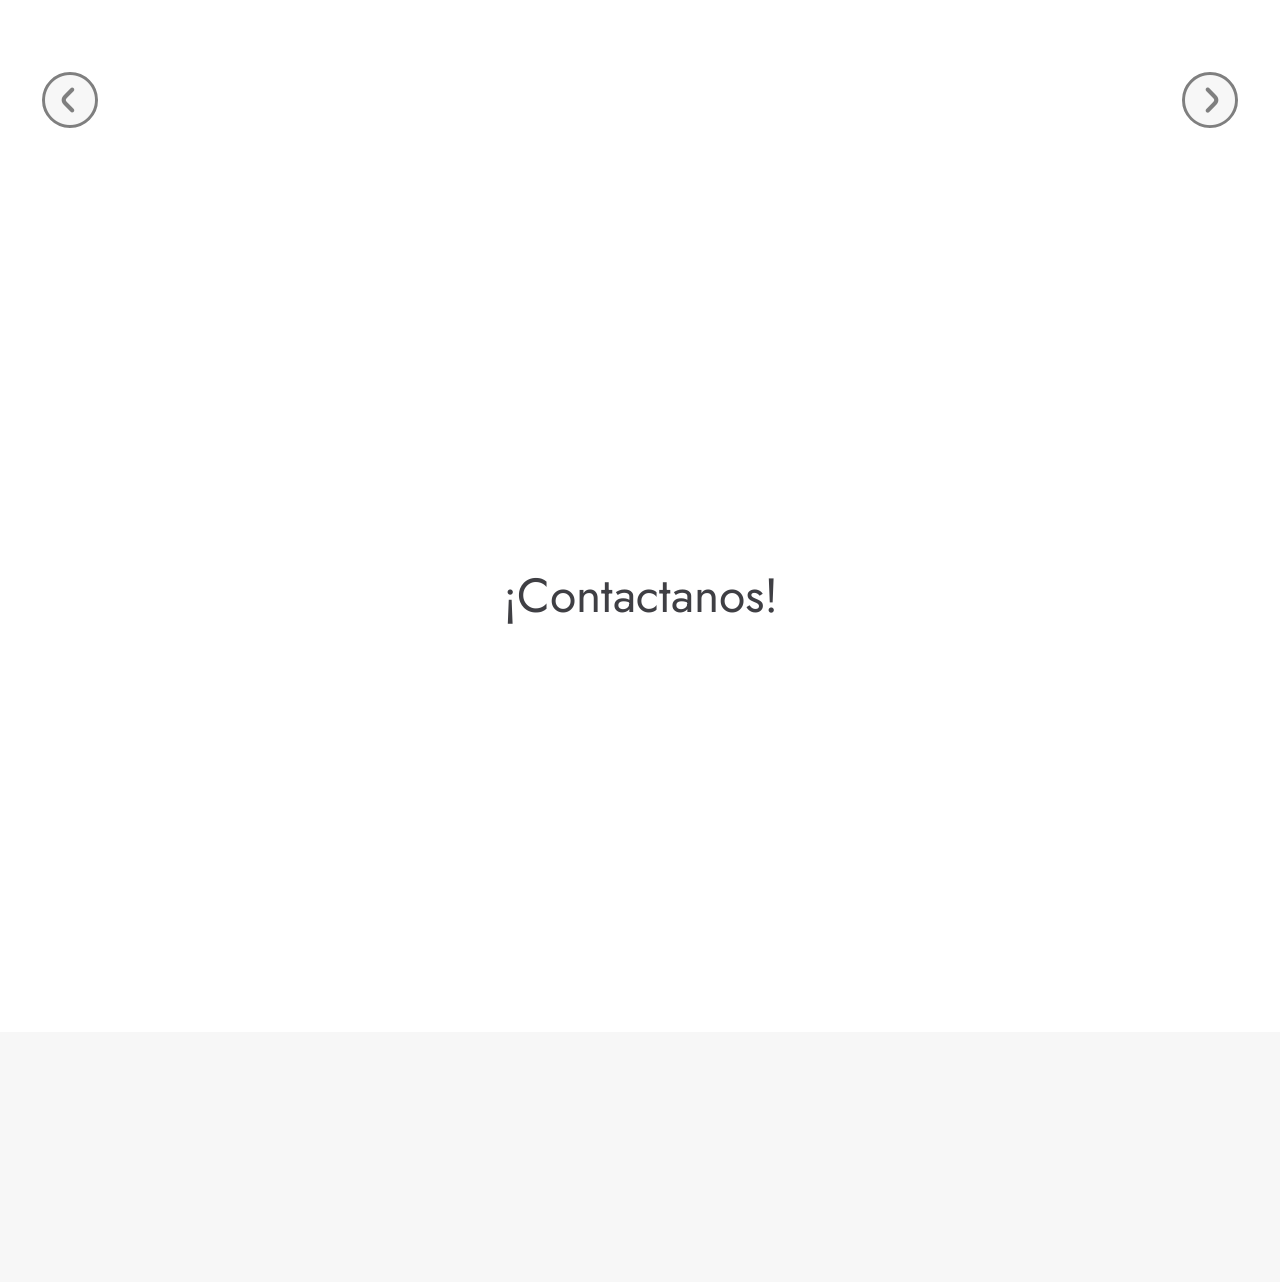
<file: nutrizenOficial-main/index.html>
<!DOCTYPE html>
<html  >
<head>
  <!-- Site made with Mobirise Website Builder v5.6.0, https://mobirise.com -->
  <meta charset="UTF-8">
  <meta http-equiv="X-UA-Compatible" content="IE=edge">
  <meta name="generator" content="Mobirise v5.6.0, mobirise.com">
  <meta name="viewport" content="width=device-width, initial-scale=1, minimum-scale=1">
  <link rel="shortcut icon" href="assets/images/nutryzen-icon-128x128.png" type="image/x-icon">
  <meta name="description" content="">
  

    <!-- Bootstrap CSS -->
    <link href="https://cdn.jsdelivr.net/npm/bootstrap@5.0.2/dist/css/bootstrap.min.css" rel="stylesheet" integrity="sha384-EVSTQN3/azprG1Anm3QDgpJLIm9Nao0Yz1ztcQTwFspd3yD65VohhpuuCOmLASjC" crossorigin="anonymous">

    
    <title>Inicio</title>
    <link rel="stylesheet" href="assets/web/assets/mobirise-icons2/mobirise2.css">
    <link rel="stylesheet" href="assets/bootstrap/css/bootstrap.min.css">
    <!-- <link rel="stylesheet" href="assets/bootstrap/css/bootstrap-grid.min.css"> -->
    <!-- <link rel="stylesheet" href="assets/bootstrap/css/bootstrap-reboot.min.css"> -->
    <link rel="stylesheet" href="assets/parallax/jarallax.css">
    <link rel="stylesheet" href="assets/animatecss/animate.css">
    <!-- <link rel="stylesheet" href="assets/dropdown/css/style.css"> -->
    <link rel="stylesheet" href="assets/socicon/css/styles.css">

    <link rel="stylesheet" href="assets/css/style.css">
    
    <!-- <link rel="stylesheet" href="assets/theme/css/style.css"> -->

    <!-- <link href="assets/fonts/style.css" rel="stylesheet"> -->
    <!-- <link rel="preload" as="style" href="assets/mobirise/css/mbr-additional.css"> -->
    <link rel="stylesheet" href="assets/mobirise/css/mbr-additional.css" type="text/css">
    <link rel="stylesheet" href="assets/css/style.css">
    <link rel="stylesheet" href="assets/css/icons.css">

    <!-- Fonts -->
        <!-- Josefin Sans -->
        <link rel="preconnect" href="https://fonts.googleapis.com">
        <link rel="preconnect" href="https://fonts.gstatic.com" crossorigin>
        <link href="https://fonts.googleapis.com/css2?family=Josefin+Sans:wght@500&display=swap" rel="stylesheet">
        <!-- Josefin Sans -->

        <!-- Jost -->
        <link rel="preconnect" href="https://fonts.googleapis.com">
        <link rel="preconnect" href="https://fonts.gstatic.com" crossorigin>
        <link href="https://fonts.googleapis.com/css2?family=Jost&display=swap" rel="stylesheet">
        <!-- Jost -->
    <!-- /Fonts -->

     <!-- AOS -->
     <link href="https://unpkg.com/aos@2.3.1/dist/aos.css" rel="stylesheet">
     <!-- AOS -->

     <style>
        .img-background{
            background-image: url(assets/img/img-home-dos.jpg);
            background-size: cover;
            opacity: 0.6;
        }
    </style>
  
  
  
</head>
<body>

<!-- Navbar -->
<div id="navBar"></div>
<!-- /Navbar -->

<!-- Registro e Inicio de sesion -->
<div id="modalUser"></div>
<!-- /Registro e Inicio de sesion -->

<!-- Carrito de compras -->
<div id="shoppingCart"></div>
<!-- /Carrito de compras -->
  
  <!-- <section data-bs-version="5.1" class="menu cid-s48OLK6784" once="menu" id="menu1-h"> -->
    

    <!--Nav bar isma-->
    <!--<nav class="navbar navbar-dropdown navbar-fixed-top navbar-expand-lg">
        <div class="container-fluid">
            <div class="navbar-brand">
                <span class="navbar-logo">
                    <a href="index.html">
                        <img src="assets/images/nutryzen-icon-blacki-138x138.png" alt="Mobirise" style="height: 3.8rem;">
                    </a>
                </span>
                
            </div>
            <button class="navbar-toggler" type="button" data-toggle="collapse" data-bs-toggle="collapse" data-target="#navbarSupportedContent" data-bs-target="#navbarSupportedContent" aria-controls="navbarNavAltMarkup" aria-expanded="false" aria-label="Toggle navigation">
                <div class="hamburger">
                    <span></span>
                    <span></span>
                    <span></span>
                    <span></span>
                </div>
            </button>
            <div class="collapse navbar-collapse" id="navbarSupportedContent">
                <ul class="navbar-nav nav-dropdown nav-right" data-app-modern-menu="true"><li class="nav-item"><a class="nav-link link text-black text-primary display-4" href="index.html" aria-expanded="false">Inicio</a></li><li class="nav-item"><a class="nav-link link text-black text-primary display-4" href="Nosotros.html">Nosotros</a></li><li class="nav-item"><a class="nav-link link text-black text-primary display-4" href="Contacto.html">Contacto</a></li><li class="nav-item dropdown"><a class="nav-link link text-black dropdown-toggle display-4" href="https://mobirise.com" data-toggle="dropdown-submenu" data-bs-toggle="dropdown" data-bs-auto-close="outside" aria-expanded="false">P&amp;S</a><div class="dropdown-menu" aria-labelledby="dropdown-undefined"><a class="text-black dropdown-item text-primary display-4" href="Tienda.html">Productos</a><a class="text-black dropdown-item text-primary display-4" href="page5.html">Servicios</a></div></li><li class="nav-item"><a class="nav-link link text-black show display-4" href="https://mobirise.com" aria-expanded="false"><span class="mobi-mbri mobi-mbri-user-2 mbr-iconfont mbr-iconfont-btn"></span></a></li><li class="nav-item"><a class="nav-link link text-black show display-4" href="https://mobirise.com"><span class="mobi-mbri mobi-mbri-cart-full mbr-iconfont mbr-iconfont-btn"></span></a></li></ul>
                
                
            </div>
        </div>
    </nav>-->
 

<!-- </section> -->

<!-- <section data-bs-version="5.1" class="header1 cid-s48MCQYojq mbr-fullscreen mbr-parallax-background" id="header1-f"> -->



    <!-- <div class="mbr-overlay" style="opacity: 0.6; background-color: rgb(255, 255, 255);"></div> -->

    <!-- Contenido principal -->
    <div class="img-background w-100 vh-100 d-flex justify-content-center align-items-center">
    </div>
    <div class="text-center w-100 vh-100 d-flex flex-column justify-content-center align-items-center" data-aos="fade-up" data-aos-duration="3000" style="position: absolute; top: 0%;">
        <span class="icon-lotus_nutrizen" style="font-size: 150px;"></span>
        <h1 class="josefin-sans" style="font-size: 80px;">Nutrizen</h1>
    </div>
    <!-- /Contenido principal -->

</section>


<section data-bs-version="5.1" class="content1 cid-s48udlf8KU" id="content1-8">
    
    <div class="container">
        <div class="row justify-content-center">
            <div class="title col-12 col-md-9">
                <h3 class="mbr-section-title mbr-fonts-style jost mb-4 display-2 txt-color-black"><p><strong>Bienvenido a Nutrizen</strong></p></h3>
                <div class="d-flex justify-content">
                <h4 class="mbr-section-subtitle mbr-fonts-style mb-4 display-7 jost txt-color-black">Come variado y come saludable.<br>Suscripción mensual desde $89.00<br>Let's start to grow up!</h4>
                </div>
                <div class="row text-center">
                    <div class="col">
                    <button class="btn btn-rounded index-buttom-dos" href="#">Comienza hoy</button>
                    </div>
                    <div class="col">
                        <a class="btn index-buttom txt-color-black" href="aboutus.html">Acerca de nosotros</a>
                    </div>
                </div>
            </div>
        </div>
    </div>
</section>

<section data-bs-version="5.1" class="slider6 mbr-embla cid-sWlc89lEYc" id="slider6-17">
    
    
    <div class="position-relative">
        <div class="mbr-section-head">
            <h4 class="mbr-section-title mbr-fonts-style text-center mb-0 display-2 jost txt-color-black"><strong>¡Lo mejor para tu cuerpo!</strong></h4>
            
        </div>
        <div class="embla mt-4" data-skip-snaps="true" data-align="center" data-contain-scroll="trimSnaps" data-loop="true" data-auto-play="true" data-auto-play-interval="5" data-draggable="true">
            <div class="embla__viewport container-fluid">
                <div class="embla__container">
                    
                    
                    
                    <div class="embla__slide slider-image item active" style="margin-left: 1rem; margin-right: 1rem;">
                        <div class="slide-content" style="background-color: white;">
                        
                            <!-- producto 1 -->
                            <div class="" data-aos="fade-up" data-aos-duration="2000" style="padding-bottom: 25px;">
                                <div class="card card-style jost border border-0 text-center">
                                    <div>
                                        <img src="assets/images/mancuerna-494x494.png" class="card-img-top" alt="mario_valdes" />
                                    </div>
                                    <div class="card-body">
                                        <h4 class="card-title text-justify"><b>Mancuernas 5 Kg&nbsp;</b></h4>
                                        <h4>Price</h4>
                                        <p class="card-text" style="font-size: 18px;">
                                            Mancuernas Pesa Hexagonal Cromada Recubierta 5 Kg<br>Medidas: 29cm de largo por 10cm de alto.
                                        </p>
                                    </div>
                                    <div class="networks-style container">
                                        <a href="products.html" class="btn bottom-style" target="_blank">Saber más &gt;</a>
                                    </div>
                                </div>
                            </div>
                            <!-- /Producto 1 -->
                        </div>
                    </div>
                    <div class="embla__slide slider-image item" style="margin-left: 1rem; margin-right: 1rem;">
                        <div class="slide-content" style="background-color: white;">

                            <!-- producto 2 -->
                            <div class="" data-aos="fade-up" data-aos-duration="2000" style="padding-bottom: 25px;">
                                <div class="card card-style jost border border-0 text-center">
                                    <div>
                                        <img src="assets/images/tapete-245x245.jpg" class="card-img-top" alt="mario_valdes" />
                                    </div>
                                    <div class="card-body">
                                        <h4 class="card-title"><b>Tapete</b></h4>
                                        <h4>Price</h4>
                                        <p class="card-text text-center" style="font-size: 18px;">
                                            Material antiderrapante<br>Difícil de romper 6mm de grosor<br>1.80m de largo
                                        </p>
                                    </div>
                                    <div class="networks-style container">
                                        <a href="products.html" class="btn bottom-style" target="_blank">Saber más &gt;</a>
                                    </div>
                                </div>
                            </div>
                            <!-- /Producto 2 -->
                        </div>
                    </div>
                    <div class="embla__slide slider-image item" style="margin-left: 1rem; margin-right: 1rem;">
                        <div class="slide-content" style="background-color: white;">

                            <!-- producto 3 -->
                            <div class="" data-aos="fade-up" data-aos-duration="2000" style="padding-bottom: 25px;">
                                <div class="card card-style jost border border-0 text-center">
                                    <div>
                                        <img src="assets/images/plan-245x245.png" class="card-img-top" alt="mario_valdes" />
                                    </div>
                                    <div class="card-body">
                                        <h4 class="card-title"><b>Home Guide + Plan alimenticio</b></h4>
                                        <h4>Price</h4>
                                        <p class="card-text" style="font-size: 18px;">
                                            8 semanas de rutinas en casa para tonificación de cuerpo completo
                                            <br>
                                            Comienza ya.
                                        </p>
                                    </div>
                                    <div class="networks-style container">
                                        <a href="products.html" class="btn bottom-style" target="_blank">Saber más &gt;</a>
                                    </div>
                                </div>
                            </div>
                            <!-- Producto 3 -->
                        </div>
                    </div>
                    <div class="embla__slide slider-image item" style="margin-left: 1rem; margin-right: 1rem;">
                        <div class="slide-content" style="background-color: white;">
                        
                            <!-- producto 4 -->
                            <div class="" data-aos="fade-up" data-aos-duration="2000" style="padding-bottom: 25px;">
                                <div class="card card-style jost border border-0 text-center">
                                    <div>
                                        <img src="assets/images/proteina-245x245.jpg" class="card-img-top" alt="mario_valdes" />
                                    </div>
                                    <div class="card-body">
                                        <h4 class="card-title text-justify"><b>Proteína Fit Body</b></h4>
                                        <h4>Price</h4>
                                        <p class="card-text" style="font-size: 18px;">
                                            Proteína a base de ingredientes naturales<br>Perfecta para antes y después de cada entrenamiento. Contenido neto 1Kg
                                        </p>
                                    </div>
                                    <div class="networks-style container">
                                        <a href="products.html" class="btn bottom-style" target="_blank">Saber más &gt;</a>
                                    </div>
                                </div>
                            </div>
                            <!-- Producto 4 -->
                        </div>
                    </div>
                </div>
            </div>
            <button class="embla__button embla__button--prev">
                <span class="mobi-mbri icon-angle-circle-left mbr-iconfont icons-carousel" aria-hidden="true"></span>
                <span class="sr-only visually-hidden visually-hidden">Previous</span>
            </button>
            <button class="embla__button embla__button--next">
                <span class="mobi-mbri icon-angle-circle-right mbr-iconfont icons-carousel" aria-hidden="true"></span>
                <span class="sr-only visually-hidden visually-hidden">Next</span>
            </button>
        </div>
    </div>
</section>

<section data-bs-version="5.1" class="contacts1 cid-sWl8e2kDzW" id="contacts1-14">

    

    
    <div class="container">
        <div class="mbr-section-head">
            <h3 class="mbr-section-title mbr-fonts-style text-center mb-0 display-2 jost txt-color-black">
                <strong>¡Contactanos!</strong></h3>
            
        </div>
        <div class="row justify-content-center mt-4">
            <div class="card col-lg-6 border-0 text-center" data-aos="fade-up" data-aos-duration="1000">
                <div class="card-wrapper">
                    <div class="card-box align-center">
                        <div class="image-wrapper">
                            <span class="mbr-iconfont mobi-mbri-letter mobi-mbri" style="color: #CCEABB;"></span>
                        </div>
                        <h4 class="card-title mbr-fonts-style mb-2 display-2 jost txt-color-black">
                            <strong>Email</strong>
                        </h4>
                        
                        <h5 class="link mbr-fonts-style display-7 jost txt-color-black"><a href="contact.html" class="a-style">Escríbenos, queremos escucharte</a></h5>
                    </div>
                </div>
            </div>
            <div class="card col-lg-6 border-0 text-center" data-aos="fade-up" data-aos-duration="1000">
                <div class="card-wrapper">
                    <div class="card-box align-center">
                        <div class="image-wrapper">
                            <span class="mbr-iconfont socicon-whatsapp socicon" style="color: #CCEABB;"></span>
                        </div>
                        <h4 class="card-title mbr-fonts-style align-center mb-2 display-2 jost txt-color-black">
                            <strong>Whatsapp</strong></h4>
                        
                        <h5 class="link mbr-black mbr-fonts-style display-7 jost txt-color-black"><a href="https://wa.me/3310211781" class="a-style">¿Necesitas ayuda extra?</a></h5>
                    </div>
                </div>
            </div>
        </div>
    </div>
</section>

    <!-- Footer -->
    <div id="footerSection"></div>
    <!-- Footer -->

<!-- <section style="background-color: #fff; font-family: -apple-system, BlinkMacSystemFont, 'Segoe UI', 'Roboto', 'Helvetica Neue', Arial, sans-serif; color:#aaa; font-size:12px; padding: 0; align-items: center; display: flex;"><a href="https://mobirise.site/f" style="flex: 1 1; height: 3rem; padding-left: 1rem;"></a><p style="flex: 0 0 auto; margin:0; padding-right:1rem;">Set up your own <a href="https://mobirise.site/y" style="color:#aaa;">website</a> with Mobirise</p></section> -->
<!-- <script src="assets/bootstrap/js/bootstrap.bundle.min.js"></script>   -->
<!-- <script src="assets/parallax/jarallax.js"></script>   -->
<!-- <script src="assets/smoothscroll/smooth-scroll.js"></script>   -->
<!-- <script src="assets/ytplayer/index.js"></script>   -->

<script src="assets/embla/embla.min.js"></script>  
<script src="assets/embla/script.js"></script>
<script src="assets/dropdown/js/navbar-dropdown.js"></script>
<!-- <script src="assets/theme/js/script.js"></script>   -->
  
  
 <div id="scrollToTop" class="scrollToTop mbr-arrow-up"><a style="text-align: center;"><i class="mbr-arrow-up-icon mbr-arrow-up-icon-cm cm-icon cm-icon-smallarrow-up"></i></a></div>
    <input name="animation" type="hidden">

        <!-- Option 1: Bootstrap Bundle with Popper -->
        <script src="https://cdn.jsdelivr.net/npm/bootstrap@5.0.2/dist/js/bootstrap.bundle.min.js" integrity="sha384-MrcW6ZMFYlzcLA8Nl+NtUVF0sA7MsXsP1UyJoMp4YLEuNSfAP+JcXn/tWtIaxVXM" crossorigin="anonymous"></script>


        <!-- NavBar -->
            <script src="assets/js/navbar.js"></script>
        <!-- NavBar -->
     <!-- Shopping Cart -->
     <script src="assets/js/shoppingcart.js"></script>
     <!-- Shopping Cart -->

     <!-- Modal User -->
         <script src="assets/js/modaluser.js"></script>
     <!-- /Modal User -->

    <!-- Footer Script -->
        <script src="assets/js/footer.js"></script>
    <!-- Footer Script -->

    


     <script src="https://unpkg.com/aos@2.3.1/dist/aos.js"></script>

     <script>
        AOS.init();
    </script>
  </body>
</html>
</file>
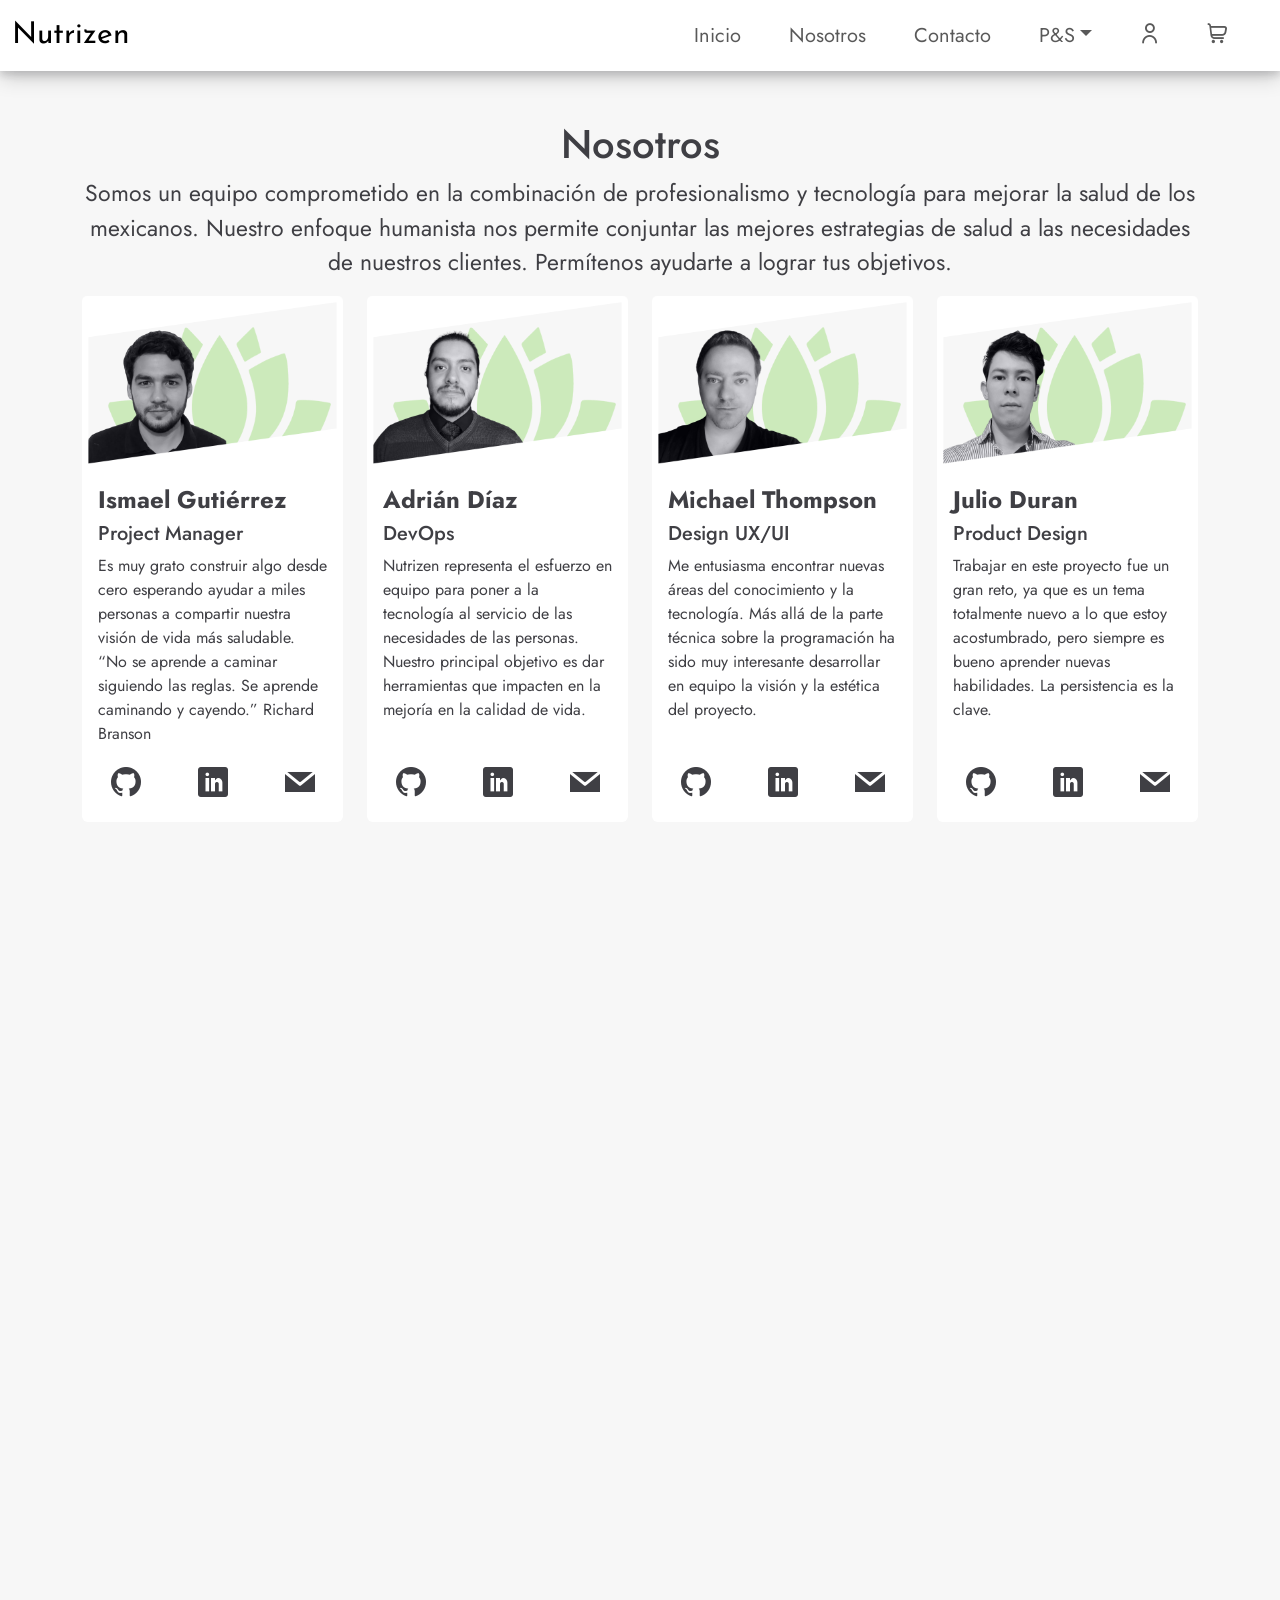
<file: aboutus.html>
<!doctype html>
<html lang="en">

<head>
    <!-- Required meta tags -->
    <meta charset="utf-8">
    <meta name="viewport" content="width=device-width, initial-scale=1">

    <!-- Bootstrap CSS -->
    <link href="https://cdn.jsdelivr.net/npm/bootstrap@5.0.2/dist/css/bootstrap.min.css" rel="stylesheet" integrity="sha384-EVSTQN3/azprG1Anm3QDgpJLIm9Nao0Yz1ztcQTwFspd3yD65VohhpuuCOmLASjC" crossorigin="anonymous">

    <!-- Fonts -->
        <!-- Josefin Sans -->
        <link rel="preconnect" href="https://fonts.googleapis.com">
        <link rel="preconnect" href="https://fonts.gstatic.com" crossorigin>
        <link href="https://fonts.googleapis.com/css2?family=Josefin+Sans:wght@500&display=swap" rel="stylesheet">
        <!-- Josefin Sans -->

        <!-- Jost -->
        <link rel="preconnect" href="https://fonts.googleapis.com">
        <link rel="preconnect" href="https://fonts.gstatic.com" crossorigin>
        <link href="https://fonts.googleapis.com/css2?family=Jost&display=swap" rel="stylesheet">
        <!-- Jost -->
    <!-- /Fonts -->


    
  <!-- <link rel="stylesheet" href="assets/bootstrap/css/bootstrap-grid.min.css"> -->
  <!-- <link rel="stylesheet" href="assets/bootstrap/css/bootstrap-reboot.min.css"> -->
  <!-- <link rel="stylesheet" href="assets/parallax/jarallax.css"> -->
  <!-- <link rel="stylesheet" href="assets/animatecss/animate.css"> -->
  <!-- <link rel="stylesheet" href="assets/dropdown/css/style.css"> -->
  <link rel="stylesheet" href="assets/socicon/css/styles.css">
  <!-- <link rel="stylesheet" href="assets/theme/css/style.css"> -->

  <!-- <link href="assets/fonts/style.css" rel="stylesheet"> -->
  <link rel="preload" as="style" href="assets/mobirise/css/mbr-additional.css"><link rel="stylesheet" href="assets/mobirise/css/mbr-additional.css" type="text/css">

    <!-- Style css -->
    <link rel="stylesheet" href="assets/css/style.css">
    <link rel="stylesheet" href="assets/css/icons.css">
    <link rel="stylesheet" href="assets/css/usstyle.css">
    <!-- /Style css -->

    <!-- FooterStyle -->
    <!-- <link rel="stylesheet" href="assets/mobirise/css/mbr-additional.css" type="text/css"> -->
    <!-- FooterStyle -->

    <!-- AOS -->
    <link href="https://unpkg.com/aos@2.3.1/dist/aos.css" rel="stylesheet">
    <!-- AOS -->
    

    <title>Nosotros</title>
</head>

<body onload="extraer()">

    <!-- Navbar -->
    <div id="navBar"></div>
    <!-- /Navbar -->

    <!-- Registro e Inicio de sesion -->
    <div id="modalUser"></div>
    <!-- /Registro e Inicio de sesion -->

    <!-- Carrito de compras -->
    <div id="shoppingCart"></div>
    <!-- /Carrito de compras -->

    <!-- Modal agregar item -->
    <div id="modalAdd"></div>
    <!-- /Modal agregar item -->




    <br><br><br><br><br>
    <!-- Contenido principal -->
    <div class="container">

        <h1 class="text-center">Nosotros</h1>
        <p class="text-center" style="font-size: 23px;">
            Somos un equipo comprometido en la combinación de profesionalismo y tecnología para mejorar la salud de los mexicanos. Nuestro enfoque humanista nos permite conjuntar las mejores estrategias de salud a las necesidades de nuestros clientes. Permítenos ayudarte a lograr tus objetivos.
        </p>

        <div class="row">

            <!-- Ismael Gutiérrez -->
            <div class="col-lg-3" data-aos="fade-up" data-aos-duration="2000" style="padding-bottom: 25px;">
                <div class="card card-style jost border border-0">
                    <div style="background-color: #F7F7F7;">
                        <img src="assets/img/ismael_gutierrez_lotus.png" class="card-img-top" alt="ismael_gutierrez"/>
                    </div>
                    <div class="card-body">
                        <h4 class="card-title text-justify"><b>Ismael Gutiérrez</b></h4>
                        <h5>Project Manager</h5>
                        <p class="card-text text-justify">
                            Es muy grato construir algo desde cero esperando ayudar a miles personas a compartir nuestra visión de vida más saludable. “No se aprende a caminar siguiendo las reglas. Se aprende caminando y cayendo.” Richard Branson
                        </p>
                    </div>
                    <div class="networks-style container">
                        <div class="row text-center">
                            <div class="col">
                                <a href="https://github.com/isma363" target="_blank">
                                    <span class="icon-github"></span>
                                </a>
                            </div>
                            <div class="col">
                                <a href="https://www.linkedin.com/in/igutierrezquintero/" target="_blank">
                                    <span class="icon-linkedin"></span>
                                </a>
                            </div>
                            <div class="col">
                                <a href="#">
                                    <span class="socicon-mail"></span>
                                </a>
                            </div>
                        </div>
                    </div>
                </div>
            </div>
            <!-- /Ismael Gutiérrez -->

            <!-- Adrián Díaz -->
            <div class="col-lg-3" data-aos="fade-up" data-aos-duration="2000" style="padding-bottom: 25px;">
                <div class="card card-style jost border border-0">
                    <div style="background-color: #F7F7F7;">
                        <img src="assets/img/adrian_diaz_lotus.png" class="card-img-top" alt="adrian_diaz"/>
                    </div>
                    <div class="card-body">
                        <h4 class="card-title text-justify"><b>Adrián Díaz</b></h4>
                        <h5>DevOps</h5>
                        <p class="card-text text-justify">
                            Nutrizen representa el esfuerzo en equipo para poner a la tecnología al servicio de las necesidades de las personas. Nuestro principal objetivo es dar herramientas que impacten en la mejoría en la calidad de vida.
                        </p>
                    </div>
                    <div class="networks-style container">
                        <div class="row text-center">
                            <div class="col">
                                <a href="https://github.com/dira2912" target="_blank">
                                    <span class="icon-github"></span>
                                </a>
                            </div>
                            <div class="col">
                                <a href="https://www.linkedin.com/in/adrian-diaz-rivera/" target="_blank">
                                    <span class="icon-linkedin"></span>
                                </a>
                            </div>
                            <div class="col">
                                <a href="#">
                                    <span class="socicon-mail"></span>
                                </a>
                            </div>
                        </div>
                    </div>
                </div>
            </div>
            <!-- /Adrián Díaz -->

            <!-- Michael Thompson -->
            <div class="col-lg-3" data-aos="fade-up" data-aos-duration="2000" style="padding-bottom: 25px;">
                <div class="card card-style jost border border-0">
                    <div style="background-color: #F7F7F7;">
                        <img src="assets/img/michael_thompson_lotus.png" class="card-img-top" alt="michael_thompson"/>
                    </div>
                    <div class="card-body">
                        <h4 class="card-title text-justify"><b>Michael Thompson</b></h4>
                        <h5>Design UX/UI</h5>
                        <p class="card-text text-justify">
                            Me entusiasma encontrar nuevas áreas del conocimiento y la tecnología. Más allá de la parte técnica sobre la programación ha sido muy interesante desarrollar en equipo la visión y la estética del proyecto.
                        </p>
                    </div>
                    <div class="networks-style container">
                        <div class="row text-center">
                            <div class="col">
                                <a href="https://github.com/michaelthompsonmontero" target="_blank">
                                    <span class="icon-github"></span>
                                </a>
                            </div>
                            <div class="col">
                                <a href="https://www.linkedin.com/in/michael-thompson-montero-471007231/" target="_blank">
                                    <span class="icon-linkedin"></span>
                                </a>
                            </div>
                            <div class="col">
                                <a href="#">
                                    <span class="socicon-mail"></span>
                                </a>
                            </div>
                        </div>
                    </div>
                </div>
            </div>
            <!-- /Michael Thompson -->

            <!-- Julio Duran -->
            <div class="col-lg-3" data-aos="fade-up" data-aos-duration="2000" style="padding-bottom: 25px;">
                <div class="card card-style jost border border-0">
                    <div style="background-color: #F7F7F7;">
                        <img src="assets/img/julio_duran_lotus.png" class="card-img-top" alt="julio_duran"/>
                    </div>
                    <div class="card-body">
                        <h4 class="card-title text-justify"><b>Julio Duran</b></h4>
                        <h5>Product Design</h5>
                        <p class="card-text text-justify">
                            Trabajar en este proyecto fue un gran reto, ya que es un tema totalmente nuevo a lo que estoy acostumbrado, pero siempre es bueno aprender nuevas habilidades. La persistencia es la clave.
                        </p>
                    </div>
                    <div class="networks-style container">
                        <div class="row text-center">
                            <div class="col">
                                <a href="https://github.com/JulsD9" target="_blank">
                                    <span class="icon-github"></span>
                                </a>
                            </div>
                            <div class="col">
                                <a href="https://www.linkedin.com/in/julio-c%C3%A9sar-dur%C3%A1n-navarro-38703422a/" target="_blank">
                                    <span class="icon-linkedin"></span>
                                </a>
                            </div>
                            <div class="col">
                                <a href="#">
                                    <span class="socicon-mail"></span>
                                </a>
                            </div>
                        </div>
                    </div>
                </div>
            </div>
            <!-- /Julio Duran -->

        </div>

        <div class="row d-flex justify-content-center">

            <!-- Julio Xochimitl -->
            <div class="col-lg-3" data-aos="fade-up" data-aos-duration="2000" style="padding-bottom: 25px;">
                <div class="card card-style jost border border-0">
                    <div style="background-color: #F7F7F7;">
                        <img src="assets/img/julio_xochimitl_lotus.png" class="card-img-top" alt="julio_xochimitl"/>
                    </div>
                    <div class="card-body">
                        <h4 class="card-title text-justify"><b>Julio Xochimitl</b></h4>
                        <h5>Front-end Developer</h5>
                        <p class="card-text text-justify">
                            El aprender e implementar nuevas herramientas para dar una vista agradable e intuitiva para el usuario.
                        </p>
                    </div>
                    <div class="networks-style container">
                        <div class="row text-center">
                            <div class="col">
                                <a href="https://github.com/julioXochimitl" target="_blank">
                                    <span class="icon-github"></span>
                                </a>
                            </div>
                            <div class="col">
                                <a href="https://www.linkedin.com/in/julio-xochimitl-178129228/" target="_blank">
                                    <span class="icon-linkedin"></span>
                                </a>
                            </div>
                            <div class="col">
                                <a href="#">
                                    <span class="socicon-mail"></span>
                                </a>
                            </div>
                        </div>
                    </div>
                </div>
            </div>
            <!-- /Julio Xochimitl -->

            <!-- Óscar Pérez -->
            <div class="col-lg-3" data-aos="fade-up" data-aos-duration="2000" style="padding-bottom: 25px;">
                <div class="card card-style jost border border-0">
                    <div style="background-color: #F7F7F7;">
                        <img src="assets/img/oscar_perez_lotus.png" class="card-img-top" alt="oscar_perez"/>
                    </div>
                    <div class="card-body">
                        <h4 class="card-title text-justify"><b>Óscar Pérez</b></h4>
                        <h5>Back-end Developer</h5>
                        <p class="card-text text-justify">
                            Este proyecto fue un reto para mí donde pude salir de mi zona de confort y desafiarme a mí mismo en distintas áreas del proyecto así como aprender nuevas tecnologías para poder implementarlas.
                        </p>
                    </div>
                    <div class="networks-style container">
                        <div class="row text-center">
                            <div class="col">
                                <a href="https://github.com/oscarEDA1" target="_blank">
                                    <span class="icon-github"></span>
                                </a>
                            </div>
                            <div class="col">
                                <a href="https://www.linkedin.com/in/oscar-perez-483a03229/" target="_blank">
                                    <span class="icon-linkedin"></span>
                                </a>
                            </div>
                            <div class="col">
                                <a href="#">
                                    <span class="socicon-mail"></span>
                                </a>
                            </div>
                        </div>
                    </div>
                </div>
            </div>
            <!-- /Óscar Pérez -->

            <!-- Mario Valdés -->
            <div class="col-lg-3" data-aos="fade-up" data-aos-duration="2000" style="padding-bottom: 25px;">
                <div class="card card-style jost border border-0">
                    <div style="background-color: #F7F7F7;">
                        <img src="assets/img/mario_valdes_lotus.png" class="card-img-top" alt="mario_valdes"/>
                    </div>
                    <div class="card-body">
                        <h4 class="card-title text-justify"><b>Mario Valdés</b></h4>
                        <h5>Back-end Developer</h5>
                        <p class="card-text text-justify">
                            Como desarrollador este proyecto fue un reto, con esfuerzo y empeño nuestro equipo logró desarrollar una gran página web que se adapta a las necesidades de la sociedad actual.
                        </p>
                    </div>
                    <div class="networks-style container">
                        <div class="row text-center">
                            <div class="col">
                                <a href="https://github.com/mluis210393" target="_blank">
                                    <span class="icon-github"></span>
                                </a>
                            </div>
                            <div class="col">
                                <a href="https://www.linkedin.com/in/mario-luis-valdes-suarez-5a3bb1191/" target="_blank">
                                    <span class="icon-linkedin"></span>
                                </a>
                            </div>
                            <div class="col">
                                <a href="#">
                                    <span class="socicon-mail"></span>
                                </a>
                            </div>
                        </div>
                    </div>
                </div>
            </div>
            <!-- /Mario Valdés -->

        </div>


    </div>
    <!-- /Contenido principal -->

    <br><br>
    <!-- Footer -->
    <div id="footerSection"></div>
    <!-- <div id="footerSection" style="background-color: #3F3F44;"></div> -->
    <!-- Footer -->




    <!-- AOS -->
    <script src="https://unpkg.com/aos@2.3.1/dist/aos.js"></script>
    <!-- AOS -->

    <!-- AOS -->
    <script>
        AOS.init();
    </script>
    <!-- AOS -->

    <!-- Scripts -->
        <!-- navbar -->
            <script src="assets/js/navbarWhite.js"></script>
        <!-- navbar -->

        <!-- Shopping Cart -->
            <script src="assets/js/shoppingcart.js"></script>
        <!-- Shopping Cart -->

        <!-- Modal User -->
            <script src="assets/js/modaluser.js"></script>
        <!-- /Modal User -->

        <!-- Footer Script -->
            <script src="assets/js/footer.js"></script>
            <!-- Footer Script -->
         <!--Carrito SesionStorage -->
           <script src="/assets/js/sesionStorage.js"></script>
        <!--Carrito SesionStorage -->
    <!-- Scripts -->

    <!-- Option 1: Bootstrap Bundle with Popper -->
    <script src="https://cdn.jsdelivr.net/npm/bootstrap@5.0.2/dist/js/bootstrap.bundle.min.js" integrity="sha384-MrcW6ZMFYlzcLA8Nl+NtUVF0sA7MsXsP1UyJoMp4YLEuNSfAP+JcXn/tWtIaxVXM" crossorigin="anonymous"></script>

</body>

</html>
</file>
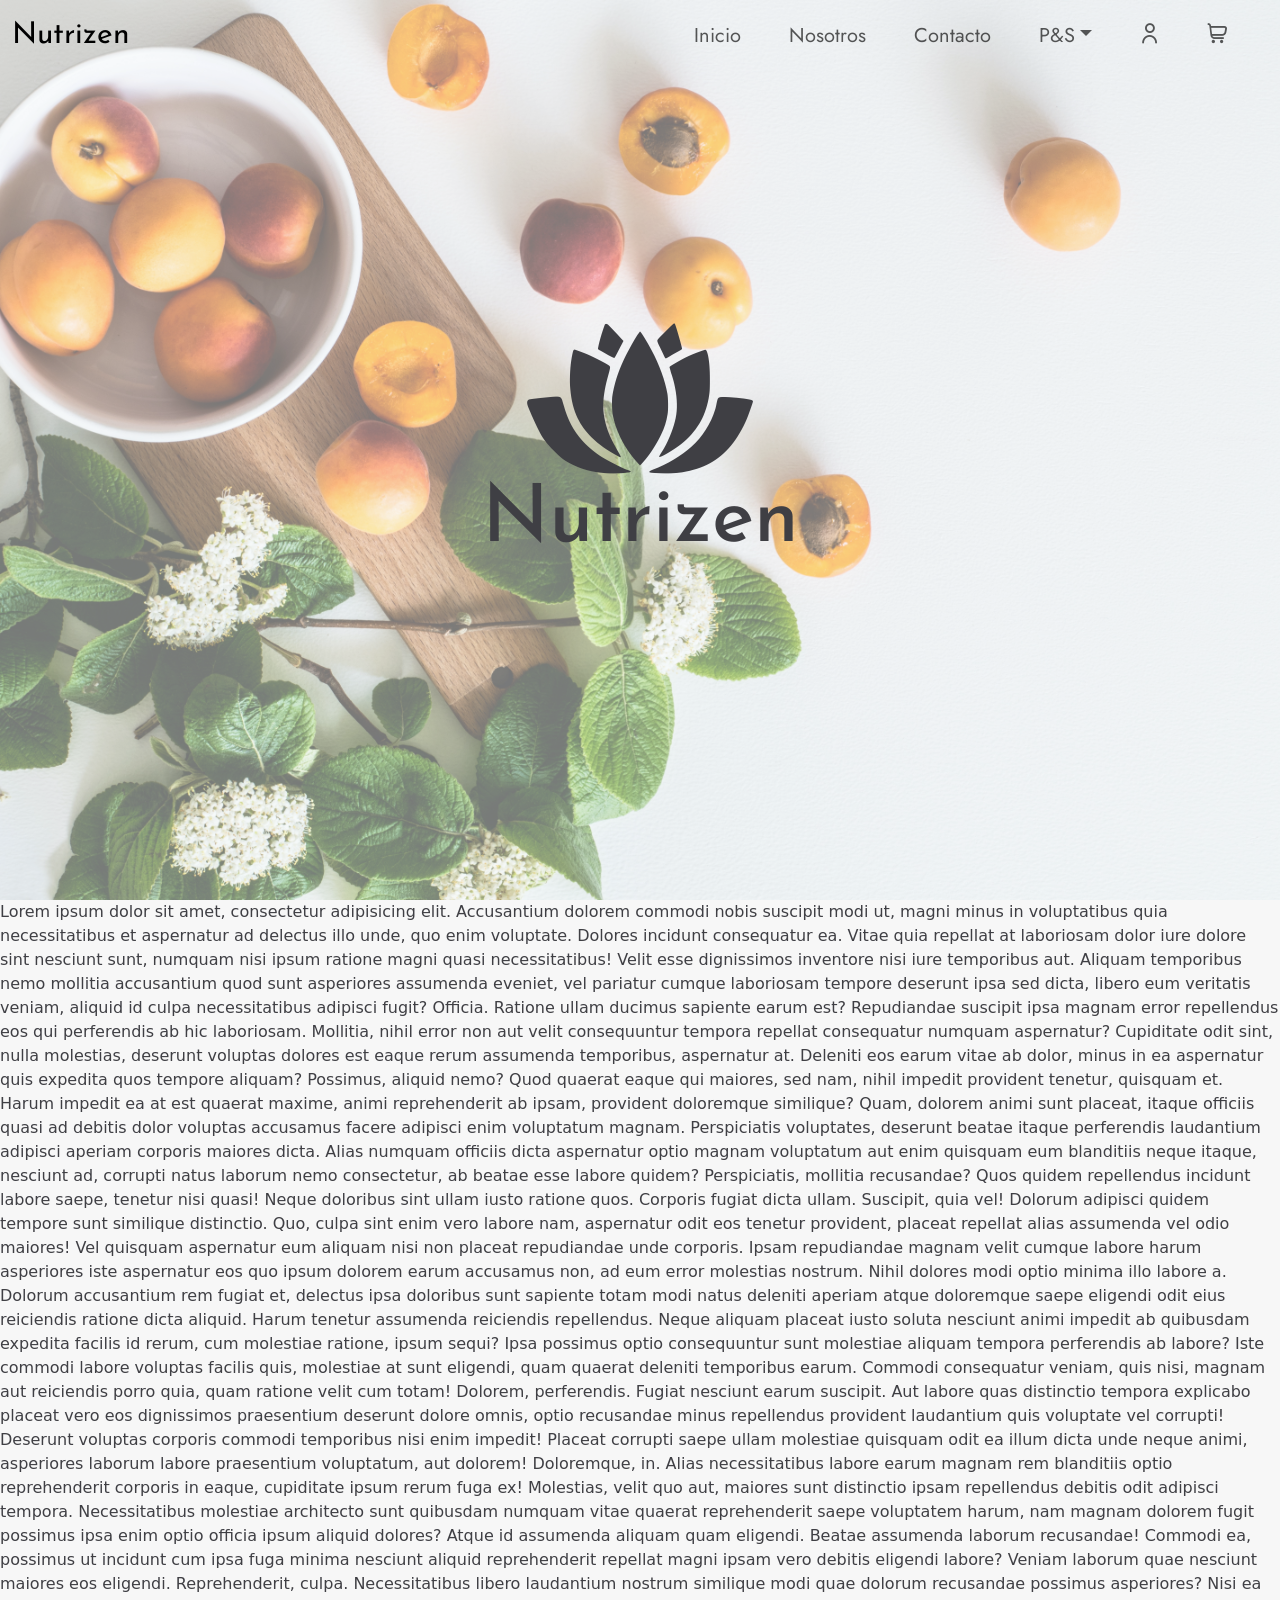
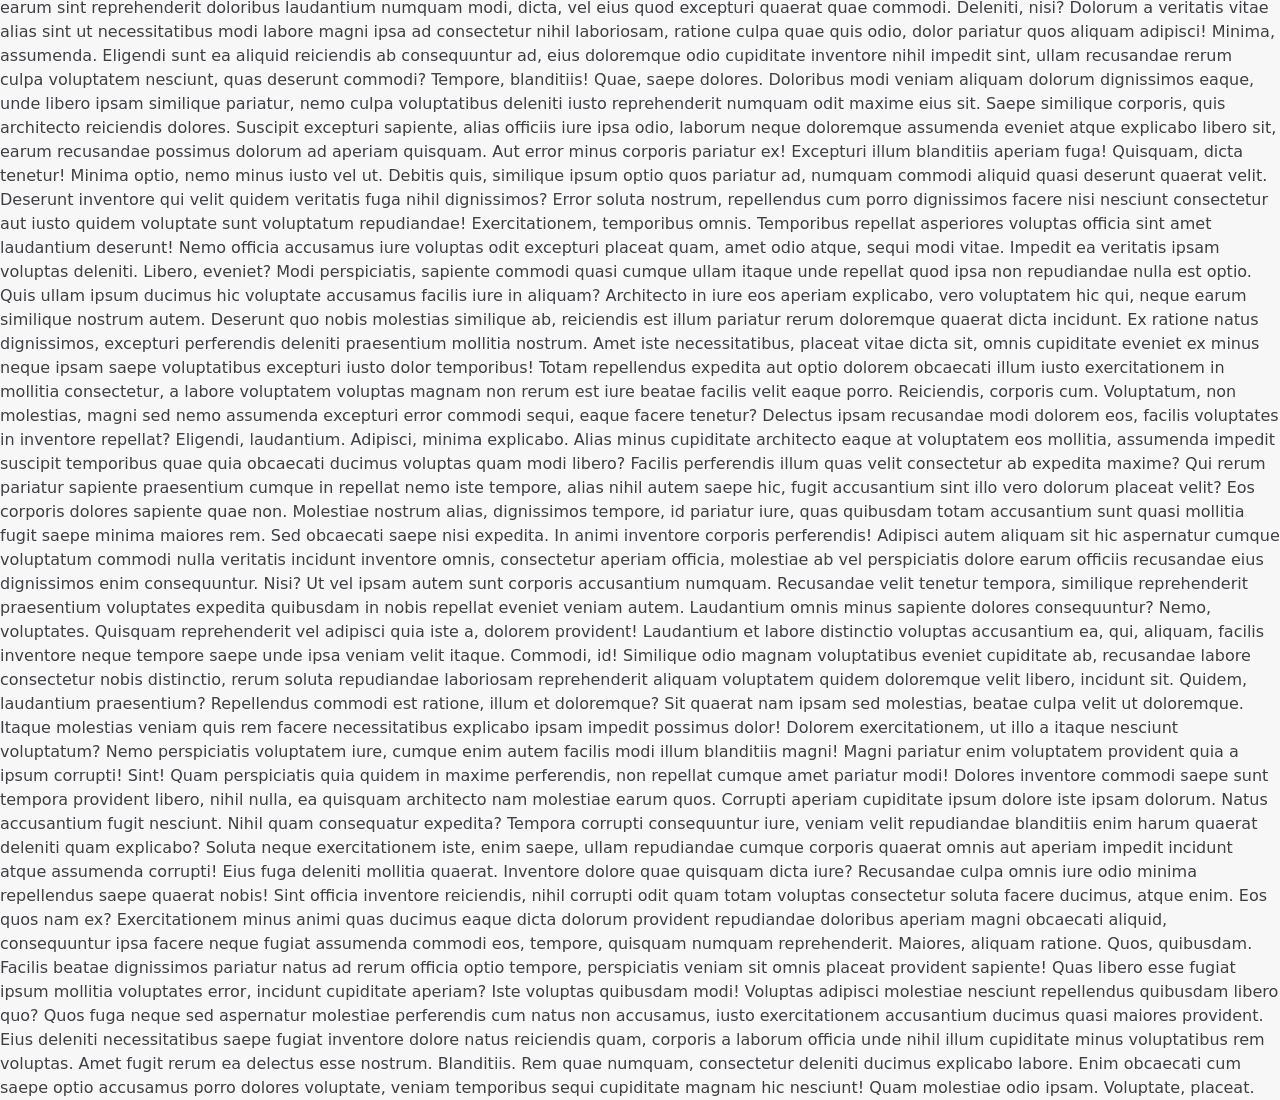
<file: home.html>
<!doctype html>
<html lang="en">

<head>
    <!-- Required meta tags -->
    <meta charset="utf-8">
    <meta name="viewport" content="width=device-width, initial-scale=1">

    <!-- Bootstrap CSS -->
    <link href="https://cdn.jsdelivr.net/npm/bootstrap@5.0.2/dist/css/bootstrap.min.css" rel="stylesheet" integrity="sha384-EVSTQN3/azprG1Anm3QDgpJLIm9Nao0Yz1ztcQTwFspd3yD65VohhpuuCOmLASjC" crossorigin="anonymous">

    <!-- Fonts -->
        <!-- Josefin Sans -->
        <link rel="preconnect" href="https://fonts.googleapis.com">
        <link rel="preconnect" href="https://fonts.gstatic.com" crossorigin>
        <link href="https://fonts.googleapis.com/css2?family=Josefin+Sans:wght@500&display=swap" rel="stylesheet">
        <!-- Josefin Sans -->

        <!-- Jost -->
        <link rel="preconnect" href="https://fonts.googleapis.com">
        <link rel="preconnect" href="https://fonts.gstatic.com" crossorigin>
        <link href="https://fonts.googleapis.com/css2?family=Jost&display=swap" rel="stylesheet">
        <!-- Jost -->
    <!-- /Fonts -->

    <!-- Style css -->
    <link rel="stylesheet" href="assets/css/style.css">
    <link rel="stylesheet" href="assets/css/icons.css">
    <!-- /Style css -->

    <!-- AOS -->
    <link href="https://unpkg.com/aos@2.3.1/dist/aos.css" rel="stylesheet">
    <!-- AOS -->

    <style>
        .img-background{
            background-image: url(assets/img/img-home-dos.jpg);
            background-size: cover;
            opacity: 0.6;
        }
    </style>


    <title>Inicio</title>
</head>

<body>

    <!-- Navbar -->
    <div id="navBar"></div>
    <!-- /Navbar -->

    <!-- Registro e Inicio de sesion -->
    <div id="modalUser"></div>
    <!-- /Registro e Inicio de sesion -->

    <!-- Carrito de compras -->
    <div id="shoppingCart"></div>
    <!-- /Carrito de compras -->

    <!-- Contenido principal -->
    <div class="img-background w-100 vh-100 d-flex justify-content-center align-items-center">
    </div>
    <div class="text-center w-100 vh-100 d-flex flex-column justify-content-center align-items-center" data-aos="fade-up" data-aos-duration="3000" style="position: absolute; top: 0%;">
        <span class="icon-lotus_nutrizen" style="font-size: 150px;"></span>
        <h1 class="josefin-sans" style="font-size: 80px;">Nutrizen</h1>
    </div>
    <!-- /Contenido principal -->

    Lorem ipsum dolor sit amet, consectetur adipisicing elit. Accusantium dolorem commodi nobis suscipit modi ut, magni minus in voluptatibus quia necessitatibus et aspernatur ad delectus illo unde, quo enim voluptate.
    Dolores incidunt consequatur ea. Vitae quia repellat at laboriosam dolor iure dolore sint nesciunt sunt, numquam nisi ipsum ratione magni quasi necessitatibus! Velit esse dignissimos inventore nisi iure temporibus aut.
    Aliquam temporibus nemo mollitia accusantium quod sunt asperiores assumenda eveniet, vel pariatur cumque laboriosam tempore deserunt ipsa sed dicta, libero eum veritatis veniam, aliquid id culpa necessitatibus adipisci fugit? Officia.
    Ratione ullam ducimus sapiente earum est? Repudiandae suscipit ipsa magnam error repellendus eos qui perferendis ab hic laboriosam. Mollitia, nihil error non aut velit consequuntur tempora repellat consequatur numquam aspernatur?
    Cupiditate odit sint, nulla molestias, deserunt voluptas dolores est eaque rerum assumenda temporibus, aspernatur at. Deleniti eos earum vitae ab dolor, minus in ea aspernatur quis expedita quos tempore aliquam?
    Possimus, aliquid nemo? Quod quaerat eaque qui maiores, sed nam, nihil impedit provident tenetur, quisquam et. Harum impedit ea at est quaerat maxime, animi reprehenderit ab ipsam, provident doloremque similique?
    Quam, dolorem animi sunt placeat, itaque officiis quasi ad debitis dolor voluptas accusamus facere adipisci enim voluptatum magnam. Perspiciatis voluptates, deserunt beatae itaque perferendis laudantium adipisci aperiam corporis maiores dicta.
    Alias numquam officiis dicta aspernatur optio magnam voluptatum aut enim quisquam eum blanditiis neque itaque, nesciunt ad, corrupti natus laborum nemo consectetur, ab beatae esse labore quidem? Perspiciatis, mollitia recusandae?
    Quos quidem repellendus incidunt labore saepe, tenetur nisi quasi! Neque doloribus sint ullam iusto ratione quos. Corporis fugiat dicta ullam. Suscipit, quia vel! Dolorum adipisci quidem tempore sunt similique distinctio.
    Quo, culpa sint enim vero labore nam, aspernatur odit eos tenetur provident, placeat repellat alias assumenda vel odio maiores! Vel quisquam aspernatur eum aliquam nisi non placeat repudiandae unde corporis.
    Ipsam repudiandae magnam velit cumque labore harum asperiores iste aspernatur eos quo ipsum dolorem earum accusamus non, ad eum error molestias nostrum. Nihil dolores modi optio minima illo labore a.
    Dolorum accusantium rem fugiat et, delectus ipsa doloribus sunt sapiente totam modi natus deleniti aperiam atque doloremque saepe eligendi odit eius reiciendis ratione dicta aliquid. Harum tenetur assumenda reiciendis repellendus.
    Neque aliquam placeat iusto soluta nesciunt animi impedit ab quibusdam expedita facilis id rerum, cum molestiae ratione, ipsum sequi? Ipsa possimus optio consequuntur sunt molestiae aliquam tempora perferendis ab labore?
    Iste commodi labore voluptas facilis quis, molestiae at sunt eligendi, quam quaerat deleniti temporibus earum. Commodi consequatur veniam, quis nisi, magnam aut reiciendis porro quia, quam ratione velit cum totam!
    Dolorem, perferendis. Fugiat nesciunt earum suscipit. Aut labore quas distinctio tempora explicabo placeat vero eos dignissimos praesentium deserunt dolore omnis, optio recusandae minus repellendus provident laudantium quis voluptate vel corrupti!
    Deserunt voluptas corporis commodi temporibus nisi enim impedit! Placeat corrupti saepe ullam molestiae quisquam odit ea illum dicta unde neque animi, asperiores laborum labore praesentium voluptatum, aut dolorem! Doloremque, in.
    Alias necessitatibus labore earum magnam rem blanditiis optio reprehenderit corporis in eaque, cupiditate ipsum rerum fuga ex! Molestias, velit quo aut, maiores sunt distinctio ipsam repellendus debitis odit adipisci tempora.
    Necessitatibus molestiae architecto sunt quibusdam numquam vitae quaerat reprehenderit saepe voluptatem harum, nam magnam dolorem fugit possimus ipsa enim optio officia ipsum aliquid dolores? Atque id assumenda aliquam quam eligendi.
    Beatae assumenda laborum recusandae! Commodi ea, possimus ut incidunt cum ipsa fuga minima nesciunt aliquid reprehenderit repellat magni ipsam vero debitis eligendi labore? Veniam laborum quae nesciunt maiores eos eligendi.
    Reprehenderit, culpa. Necessitatibus libero laudantium nostrum similique modi quae dolorum recusandae possimus asperiores? Nisi ea earum sint reprehenderit doloribus laudantium numquam modi, dicta, vel eius quod excepturi quaerat quae commodi.
    Deleniti, nisi? Dolorum a veritatis vitae alias sint ut necessitatibus modi labore magni ipsa ad consectetur nihil laboriosam, ratione culpa quae quis odio, dolor pariatur quos aliquam adipisci! Minima, assumenda.
    Eligendi sunt ea aliquid reiciendis ab consequuntur ad, eius doloremque odio cupiditate inventore nihil impedit sint, ullam recusandae rerum culpa voluptatem nesciunt, quas deserunt commodi? Tempore, blanditiis! Quae, saepe dolores.
    Doloribus modi veniam aliquam dolorum dignissimos eaque, unde libero ipsam similique pariatur, nemo culpa voluptatibus deleniti iusto reprehenderit numquam odit maxime eius sit. Saepe similique corporis, quis architecto reiciendis dolores.
    Suscipit excepturi sapiente, alias officiis iure ipsa odio, laborum neque doloremque assumenda eveniet atque explicabo libero sit, earum recusandae possimus dolorum ad aperiam quisquam. Aut error minus corporis pariatur ex!
    Excepturi illum blanditiis aperiam fuga! Quisquam, dicta tenetur! Minima optio, nemo minus iusto vel ut. Debitis quis, similique ipsum optio quos pariatur ad, numquam commodi aliquid quasi deserunt quaerat velit.
    Deserunt inventore qui velit quidem veritatis fuga nihil dignissimos? Error soluta nostrum, repellendus cum porro dignissimos facere nisi nesciunt consectetur aut iusto quidem voluptate sunt voluptatum repudiandae! Exercitationem, temporibus omnis.
    Temporibus repellat asperiores voluptas officia sint amet laudantium deserunt! Nemo officia accusamus iure voluptas odit excepturi placeat quam, amet odio atque, sequi modi vitae. Impedit ea veritatis ipsam voluptas deleniti.
    Libero, eveniet? Modi perspiciatis, sapiente commodi quasi cumque ullam itaque unde repellat quod ipsa non repudiandae nulla est optio. Quis ullam ipsum ducimus hic voluptate accusamus facilis iure in aliquam?
    Architecto in iure eos aperiam explicabo, vero voluptatem hic qui, neque earum similique nostrum autem. Deserunt quo nobis molestias similique ab, reiciendis est illum pariatur rerum doloremque quaerat dicta incidunt.
    Ex ratione natus dignissimos, excepturi perferendis deleniti praesentium mollitia nostrum. Amet iste necessitatibus, placeat vitae dicta sit, omnis cupiditate eveniet ex minus neque ipsam saepe voluptatibus excepturi iusto dolor temporibus!
    Totam repellendus expedita aut optio dolorem obcaecati illum iusto exercitationem in mollitia consectetur, a labore voluptatem voluptas magnam non rerum est iure beatae facilis velit eaque porro. Reiciendis, corporis cum.
    Voluptatum, non molestias, magni sed nemo assumenda excepturi error commodi sequi, eaque facere tenetur? Delectus ipsam recusandae modi dolorem eos, facilis voluptates in inventore repellat? Eligendi, laudantium. Adipisci, minima explicabo.
    Alias minus cupiditate architecto eaque at voluptatem eos mollitia, assumenda impedit suscipit temporibus quae quia obcaecati ducimus voluptas quam modi libero? Facilis perferendis illum quas velit consectetur ab expedita maxime?
    Qui rerum pariatur sapiente praesentium cumque in repellat nemo iste tempore, alias nihil autem saepe hic, fugit accusantium sint illo vero dolorum placeat velit? Eos corporis dolores sapiente quae non.
    Molestiae nostrum alias, dignissimos tempore, id pariatur iure, quas quibusdam totam accusantium sunt quasi mollitia fugit saepe minima maiores rem. Sed obcaecati saepe nisi expedita. In animi inventore corporis perferendis!
    Adipisci autem aliquam sit hic aspernatur cumque voluptatum commodi nulla veritatis incidunt inventore omnis, consectetur aperiam officia, molestiae ab vel perspiciatis dolore earum officiis recusandae eius dignissimos enim consequuntur. Nisi?
    Ut vel ipsam autem sunt corporis accusantium numquam. Recusandae velit tenetur tempora, similique reprehenderit praesentium voluptates expedita quibusdam in nobis repellat eveniet veniam autem. Laudantium omnis minus sapiente dolores consequuntur?
    Nemo, voluptates. Quisquam reprehenderit vel adipisci quia iste a, dolorem provident! Laudantium et labore distinctio voluptas accusantium ea, qui, aliquam, facilis inventore neque tempore saepe unde ipsa veniam velit itaque.
    Commodi, id! Similique odio magnam voluptatibus eveniet cupiditate ab, recusandae labore consectetur nobis distinctio, rerum soluta repudiandae laboriosam reprehenderit aliquam voluptatem quidem doloremque velit libero, incidunt sit. Quidem, laudantium praesentium?
    Repellendus commodi est ratione, illum et doloremque? Sit quaerat nam ipsam sed molestias, beatae culpa velit ut doloremque. Itaque molestias veniam quis rem facere necessitatibus explicabo ipsam impedit possimus dolor!
    Dolorem exercitationem, ut illo a itaque nesciunt voluptatum? Nemo perspiciatis voluptatem iure, cumque enim autem facilis modi illum blanditiis magni! Magni pariatur enim voluptatem provident quia a ipsum corrupti! Sint!
    Quam perspiciatis quia quidem in maxime perferendis, non repellat cumque amet pariatur modi! Dolores inventore commodi saepe sunt tempora provident libero, nihil nulla, ea quisquam architecto nam molestiae earum quos.
    Corrupti aperiam cupiditate ipsum dolore iste ipsam dolorum. Natus accusantium fugit nesciunt. Nihil quam consequatur expedita? Tempora corrupti consequuntur iure, veniam velit repudiandae blanditiis enim harum quaerat deleniti quam explicabo?
    Soluta neque exercitationem iste, enim saepe, ullam repudiandae cumque corporis quaerat omnis aut aperiam impedit incidunt atque assumenda corrupti! Eius fuga deleniti mollitia quaerat. Inventore dolore quae quisquam dicta iure?
    Recusandae culpa omnis iure odio minima repellendus saepe quaerat nobis! Sint officia inventore reiciendis, nihil corrupti odit quam totam voluptas consectetur soluta facere ducimus, atque enim. Eos quos nam ex?
    Exercitationem minus animi quas ducimus eaque dicta dolorum provident repudiandae doloribus aperiam magni obcaecati aliquid, consequuntur ipsa facere neque fugiat assumenda commodi eos, tempore, quisquam numquam reprehenderit. Maiores, aliquam ratione.
    Quos, quibusdam. Facilis beatae dignissimos pariatur natus ad rerum officia optio tempore, perspiciatis veniam sit omnis placeat provident sapiente! Quas libero esse fugiat ipsum mollitia voluptates error, incidunt cupiditate aperiam?
    Iste voluptas quibusdam modi! Voluptas adipisci molestiae nesciunt repellendus quibusdam libero quo? Quos fuga neque sed aspernatur molestiae perferendis cum natus non accusamus, iusto exercitationem accusantium ducimus quasi maiores provident.
    Eius deleniti necessitatibus saepe fugiat inventore dolore natus reiciendis quam, corporis a laborum officia unde nihil illum cupiditate minus voluptatibus rem voluptas. Amet fugit rerum ea delectus esse nostrum. Blanditiis.
    Rem quae numquam, consectetur deleniti ducimus explicabo labore. Enim obcaecati cum saepe optio accusamus porro dolores voluptate, veniam temporibus sequi cupiditate magnam hic nesciunt! Quam molestiae odio ipsam. Voluptate, placeat.

    <!-- AOS -->
    <script src="https://unpkg.com/aos@2.3.1/dist/aos.js"></script>
    <!-- AOS -->

    <!-- AOS -->
    <script>
        AOS.init();
    </script>
    <!-- AOS -->

    <!-- Scripts -->
        <!-- navbar -->
            <script src="assets/js/navbar.js"></script>
        <!-- navbar -->

        <!-- Shopping Cart -->
            <script src="assets/js/shoppingcart.js"></script>
        <!-- Shopping Cart -->

        <!-- Modal User -->
            <script src="assets/js/modaluser.js"></script>
        <!-- /Modal User -->
    <!-- Scripts -->

    <!-- Option 1: Bootstrap Bundle with Popper -->
    <script src="https://cdn.jsdelivr.net/npm/bootstrap@5.0.2/dist/js/bootstrap.bundle.min.js" integrity="sha384-MrcW6ZMFYlzcLA8Nl+NtUVF0sA7MsXsP1UyJoMp4YLEuNSfAP+JcXn/tWtIaxVXM" crossorigin="anonymous"></script>

</body>

</html>
</file>
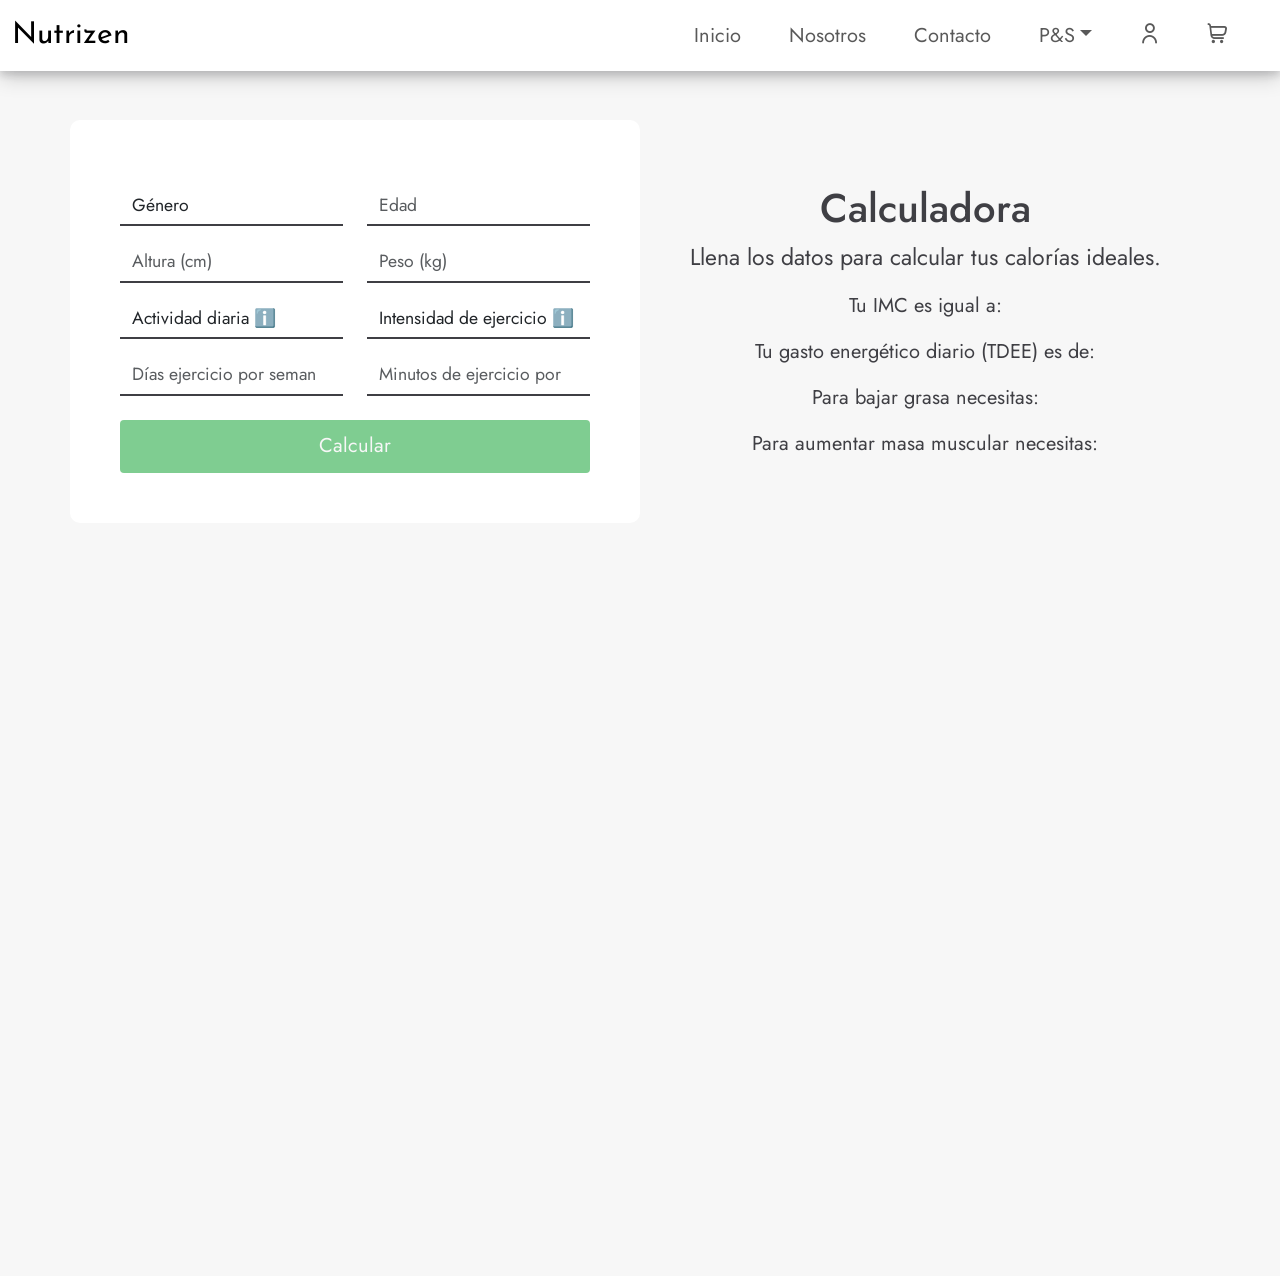
<file: services.html>
<!doctype html>
<html lang="en">

<head>
    <!-- Required meta tags -->
    <meta charset="utf-8">
    <meta name="viewport" content="width=device-width, initial-scale=1">

    <!-- Bootstrap CSS -->
    <link href="https://cdn.jsdelivr.net/npm/bootstrap@5.0.2/dist/css/bootstrap.min.css" rel="stylesheet" integrity="sha384-EVSTQN3/azprG1Anm3QDgpJLIm9Nao0Yz1ztcQTwFspd3yD65VohhpuuCOmLASjC" crossorigin="anonymous">

    <!-- Fonts -->
        <!-- Josefin Sans -->
        <link rel="preconnect" href="https://fonts.googleapis.com">
        <link rel="preconnect" href="https://fonts.gstatic.com" crossorigin>
        <link href="https://fonts.googleapis.com/css2?family=Josefin+Sans:wght@500&display=swap" rel="stylesheet">
        <!-- Josefin Sans -->

        <!-- Jost -->
        <link rel="preconnect" href="https://fonts.googleapis.com">
        <link rel="preconnect" href="https://fonts.gstatic.com" crossorigin>
        <link href="https://fonts.googleapis.com/css2?family=Jost&display=swap" rel="stylesheet">
        <!-- Jost -->
    <!-- /Fonts -->

        <!-- FooterStyle -->
        <link rel="stylesheet" href="assets/mobirise/css/mbr-additional.css" type="text/css">
        <!-- FooterStyle -->

    <!-- Style css -->
    <link rel="stylesheet" href="assets/css/style.css">
    <link rel="stylesheet" href="assets/css/icons.css">
    <link rel="stylesheet" href="assets/css/formstyle.css">
    <!-- /Style css -->

    <!-- AOS -->
    <link href="https://unpkg.com/aos@2.3.1/dist/aos.css" rel="stylesheet">
    <!-- AOS -->


    <title>Services</title>
</head>

<body onload="extraer()">

    <!-- Navbar -->
    <div id="navBar"></div>
    <!-- /Navbar -->

    <!-- Registro e Inicio de sesion -->
    <div id="modalUser"></div>
    <!-- /Registro e Inicio de sesion -->

    <!-- Carrito de compras -->
    <div id="shoppingCart"></div>
    <!-- /Carrito de compras -->

    <br><br><br><br><br>
    <!-- Contenido principal -->
    <div class="container">
        <div class="row  align-items-center">

            <!-- Entradas de la calculadora -->
            <div class="col-xl-6" style="background-color: white; border-radius: 10px; padding: 50px;" data-aos="fade-up" data-aos-duration="2000">
                <div class="row mt">
                    <div class="col-md-6 mt-3">
                        <select id="genero" class="form-control form-style rounded-0 jost"> 
                            <option disabled selected>Género</option>
                            <option>Femenino</option>
                            <option>Masculino</option>
                        </select>
                    </div>
                    <div class="col-md-6 mt-3">
                        <input type="number" class="form-control jost rounded-0 input-style" id="edad" placeholder="Edad" min="20" max="105">
                        <span id="messageErrorAge"></span>
                    </div>
                </div>
                <div class="row mt">
                    <div class="col-md-6 mt-3">
                        <input type="number" class="form-control jost rounded-0 input-style" id="altura" placeholder="Altura (cm)" min="120" max="230">
                     <span id="messageErrorheight"></span>
                    </div>
                    <div class="col-md-6 mt-3">
                        <input type="number" class="form-control jost rounded-0 input-style" id="peso" placeholder="Peso (kg)" min="30" max="250">
                        <span id="messageErrorweight"></span> 
                    </div>
                </div>
                <div class="row mt">
                    <div class="col-md-6 mt-3">
                        <select id="nivelDeActividad" class="form-control form-style rounded-0 jost">
                            <option disabled selected>Actividad diaria ℹ️</option>
                            <option>Sedentario</option>
                            <option>Ligero</option>
                            <option>Activo</option>
                            <option>Muy activo</option>
                        </select>
                    </div>
                    <div class="col-md-6 mt-3">
                        <select id="intensidadAlEjercitar" class="form-control form-style rounded-0 jost">
                            <option disabled selected>Intensidad de ejercicio ℹ️</option>
                            <option>Ninguna</option>
                            <option>Ligero</option>
                            <option>Moderado</option>
                            <option>Dificil</option>
                            <option>Intenso</option>
                        </select>
                    </div>
                </div>
                <div class="row mt">
                    <div class="col-md-6 mt-3">
                        <input type="number" class="form-control jost rounded-0 input-style" id="ejercitarDiasPorSemana"  placeholder="Días ejercicio por semana" min="1"
                        max="7">
                        <span id="messageErrorDaysOfExercise"></span>
                    </div>
                    <div class="col-md-6 mt-3">
                        <input type="number" class="form-control jost rounded-0 input-style" id="ejercitarMinutosPorDia" placeholder="Minutos de ejercicio por día" min="1"
                        max="180">
                        <span id="messageErrorMinutesPerDay"></span>
                    </div>
                </div>
                <br>
                <button class="btn bottom-style" id="Calcular" type="submit" onclick="getFormValues();">Calcular</button>
            </form>
            </div>
            <!-- /Entradas de la calculadora -->


            <!-- Resultados de la calculadora -->
            <div class="col-xl-6 d-flex text-center flex-column jost mt-3">
                <h1>Calculadora</h1>
                <p style="font-size: 23px;">Llena los datos para calcular tus calorías ideales.</p>
                <div class="d-flex flex-column" data-aos="fade-left" data-aos-duration="2000">
     <p style="font-size: 20px;">
                        Tu IMC es igual a:
                        <span id="ResultIMC"></span>
                    </p>
                    <p style="font-size: 20px;">
                        Tu gasto energético diario (TDEE) es de:
                        <span id="tdeeResult"></span>
                    </p>

                    <p style="font-size: 20px;">
                        Para bajar grasa necesitas:
                        <span id="bajarResult"></span>
                    </p>

                    <p style="font-size: 20px;">
                        Para aumentar masa muscular necesitas:
                        <span id="aumentarResult"></span>
                    </p>
                </div>
            </div>
            <!-- /Resultados de la calculadora -->


        </div>

    </div>
    <!-- /Contenido principal -->

    <br><br><br><br><br><br><br><br><br><br><br>

        <br><br><br>
        

      

        
    <div class="row" id="dieta"></div><br><br>


 
    
    </div>
    <!-- /Contenido principal -->

    <br><br><br><br><br>

    <!-- Footer -->
    <div id="footerSection"></div>
    <!-- Footer -->

    <!-- AOS -->
    <script src="https://unpkg.com/aos@2.3.1/dist/aos.js"></script>
    <!-- AOS -->

    <!-- AOS -->
    <script>
        AOS.init();
    </script>
    <!-- AOS -->

    <!-- Scripts -->
        <!-- navbar -->
            <script src="assets/js/navbarWhite.js"></script>
        <!-- navbar -->

        <!-- Shopping Cart -->
            <script src="assets/js/shoppingcart.js"></script>
        <!-- Shopping Cart -->

        <!-- Modal User -->
            <script src="assets/js/modaluser.js"></script>
        <!-- /Modal User -->

        <!-- Email -->
            <script src="assets/js/email.js"></script>
        <!-- /Email -->

        <!-- Mailtrap -->
            <script src="https://smtpjs.com/v3/smtp.js"></script>
        <!-- /Mailtrap -->

        <!-- Calculadora -->
            <script src="assets/js/calculadora.js"></script>
        <!-- Calculadora -->

        <!-- Footer Script -->
            <script src="assets/js/footer.js"></script>
            <!-- Footer Script -->
        <!--Carrito SesionStorage -->
           <script src="/assets/js/sesionStorage.js"></script>
        <!--Carrito SesionStorage -->


    <!-- Scripts -->

    <!-- Option 1: Bootstrap Bundle with Popper -->
    <script src="https://cdn.jsdelivr.net/npm/bootstrap@5.0.2/dist/js/bootstrap.bundle.min.js" integrity="sha384-MrcW6ZMFYlzcLA8Nl+NtUVF0sA7MsXsP1UyJoMp4YLEuNSfAP+JcXn/tWtIaxVXM" crossorigin="anonymous"></script>

</body>

</html>
</file>
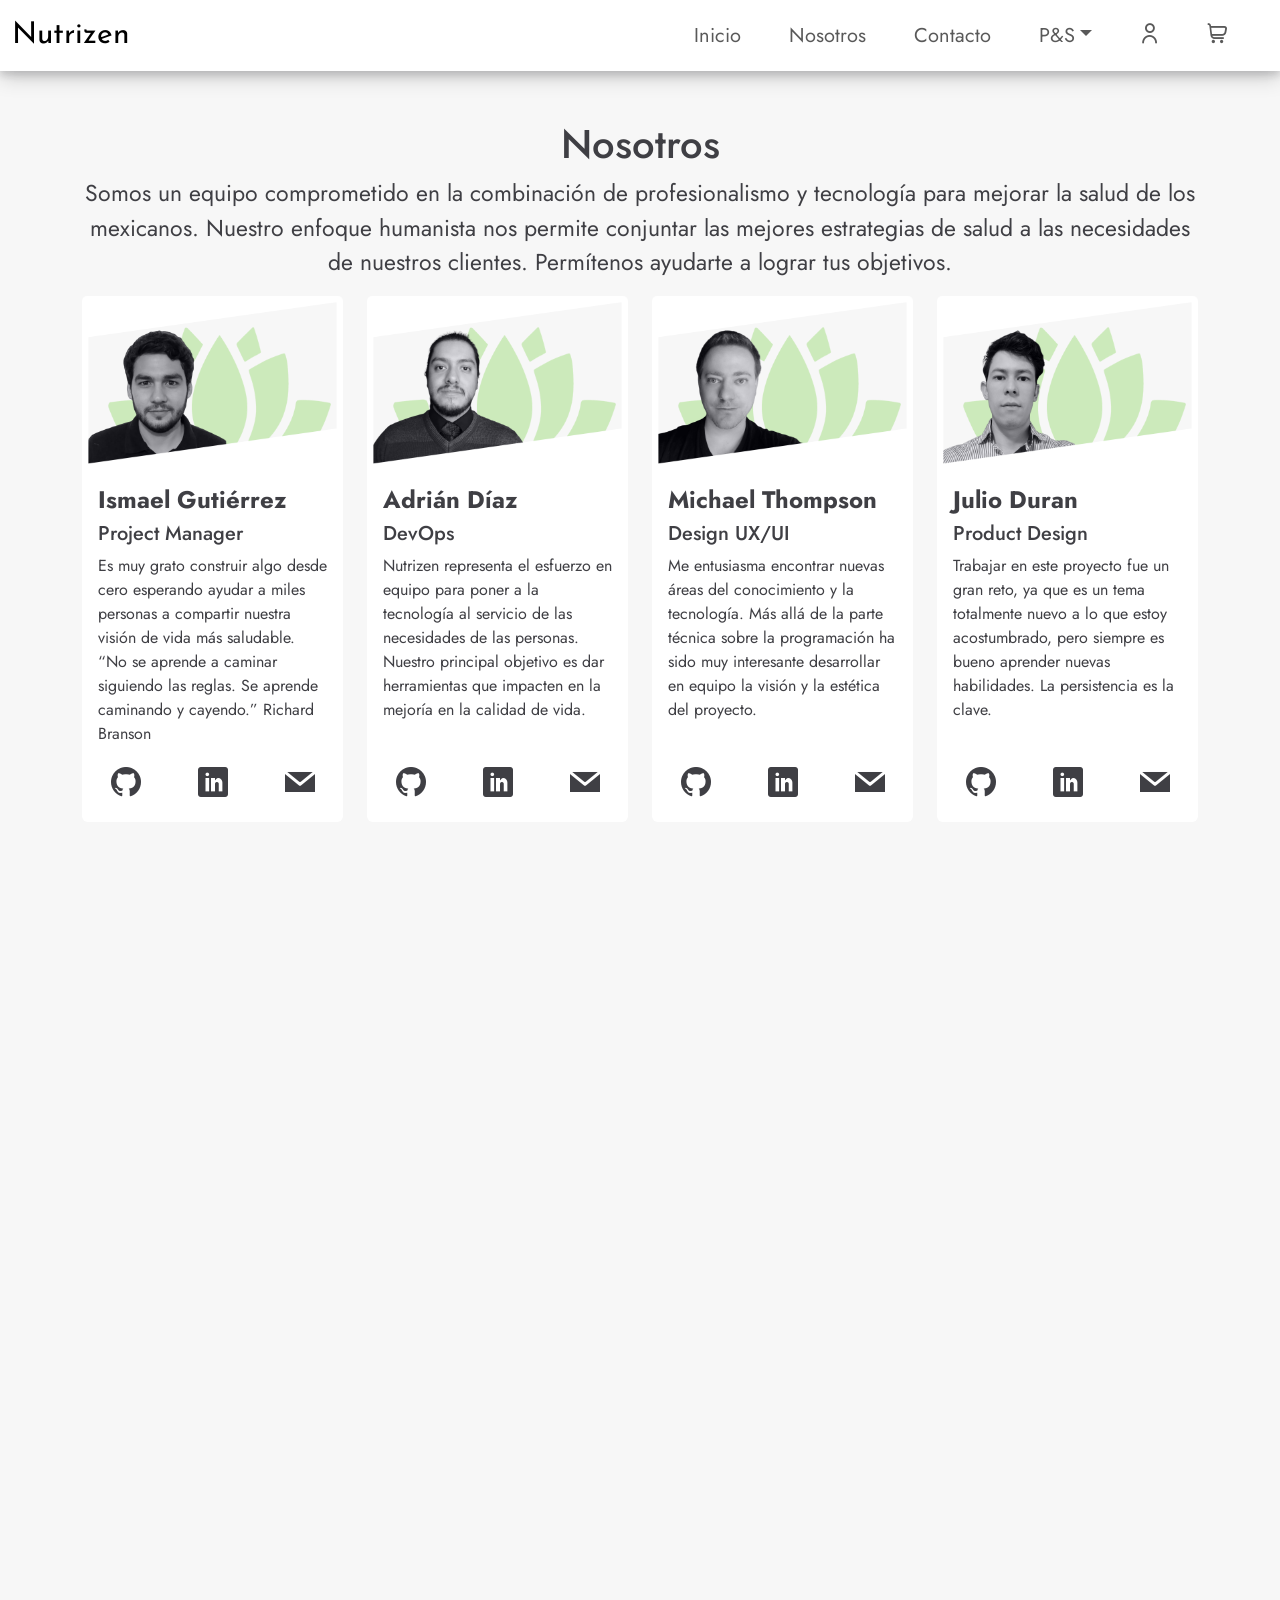
<file: nutrizenOficial-main/aboutus.html>
<!doctype html>
<html lang="en">

<head>
    <!-- Required meta tags -->
    <meta charset="utf-8">
    <meta name="viewport" content="width=device-width, initial-scale=1">

    <!-- Bootstrap CSS -->
    <link href="https://cdn.jsdelivr.net/npm/bootstrap@5.0.2/dist/css/bootstrap.min.css" rel="stylesheet" integrity="sha384-EVSTQN3/azprG1Anm3QDgpJLIm9Nao0Yz1ztcQTwFspd3yD65VohhpuuCOmLASjC" crossorigin="anonymous">

    <!-- Fonts -->
        <!-- Josefin Sans -->
        <link rel="preconnect" href="https://fonts.googleapis.com">
        <link rel="preconnect" href="https://fonts.gstatic.com" crossorigin>
        <link href="https://fonts.googleapis.com/css2?family=Josefin+Sans:wght@500&display=swap" rel="stylesheet">
        <!-- Josefin Sans -->

        <!-- Jost -->
        <link rel="preconnect" href="https://fonts.googleapis.com">
        <link rel="preconnect" href="https://fonts.gstatic.com" crossorigin>
        <link href="https://fonts.googleapis.com/css2?family=Jost&display=swap" rel="stylesheet">
        <!-- Jost -->
    <!-- /Fonts -->


    
  <!-- <link rel="stylesheet" href="assets/bootstrap/css/bootstrap-grid.min.css"> -->
  <!-- <link rel="stylesheet" href="assets/bootstrap/css/bootstrap-reboot.min.css"> -->
  <!-- <link rel="stylesheet" href="assets/parallax/jarallax.css"> -->
  <!-- <link rel="stylesheet" href="assets/animatecss/animate.css"> -->
  <!-- <link rel="stylesheet" href="assets/dropdown/css/style.css"> -->
  <link rel="stylesheet" href="assets/socicon/css/styles.css">
  <!-- <link rel="stylesheet" href="assets/theme/css/style.css"> -->

  <!-- <link href="assets/fonts/style.css" rel="stylesheet"> -->
  <link rel="preload" as="style" href="assets/mobirise/css/mbr-additional.css"><link rel="stylesheet" href="assets/mobirise/css/mbr-additional.css" type="text/css">

    <!-- Style css -->
    <link rel="stylesheet" href="assets/css/style.css">
    <link rel="stylesheet" href="assets/css/icons.css">
    <link rel="stylesheet" href="assets/css/usstyle.css">
    <!-- /Style css -->

    <!-- FooterStyle -->
    <!-- <link rel="stylesheet" href="assets/mobirise/css/mbr-additional.css" type="text/css"> -->
    <!-- FooterStyle -->

    <!-- AOS -->
    <link href="https://unpkg.com/aos@2.3.1/dist/aos.css" rel="stylesheet">
    <!-- AOS -->
    

    <title>Nosotros</title>
</head>

<body>

    <!-- Navbar -->
    <div id="navBar"></div>
    <!-- /Navbar -->

    <!-- Registro e Inicio de sesion -->
    <div id="modalUser"></div>
    <!-- /Registro e Inicio de sesion -->

    <!-- Carrito de compras -->
    <div id="shoppingCart"></div>
    <!-- /Carrito de compras -->

    <!-- Modal agregar item -->
    <div id="modalAdd"></div>
    <!-- /Modal agregar item -->




    <br><br><br><br><br>
    <!-- Contenido principal -->
    <div class="container">

        <h1 class="text-center">Nosotros</h1>
        <p class="text-center" style="font-size: 23px;">
            Somos un equipo comprometido en la combinación de profesionalismo y tecnología para mejorar la salud de los mexicanos. Nuestro enfoque humanista nos permite conjuntar las mejores estrategias de salud a las necesidades de nuestros clientes. Permítenos ayudarte a lograr tus objetivos.
        </p>

        <div class="row">

            <!-- Ismael Gutiérrez -->
            <div class="col-lg-3" data-aos="fade-up" data-aos-duration="2000" style="padding-bottom: 25px;">
                <div class="card card-style jost border border-0">
                    <div style="background-color: #F7F7F7;">
                        <img src="assets/img/ismael_gutierrez_lotus.png" class="card-img-top" alt="ismael_gutierrez"/>
                    </div>
                    <div class="card-body">
                        <h4 class="card-title text-justify"><b>Ismael Gutiérrez</b></h4>
                        <h5>Project Manager</h5>
                        <p class="card-text text-justify">
                            Es muy grato construir algo desde cero esperando ayudar a miles personas a compartir nuestra visión de vida más saludable. “No se aprende a caminar siguiendo las reglas. Se aprende caminando y cayendo.” Richard Branson
                        </p>
                    </div>
                    <div class="networks-style container">
                        <div class="row text-center">
                            <div class="col">
                                <a href="https://github.com/isma363" target="_blank">
                                    <span class="icon-github"></span>
                                </a>
                            </div>
                            <div class="col">
                                <a href="https://www.linkedin.com/in/igutierrezquintero/" target="_blank">
                                    <span class="icon-linkedin"></span>
                                </a>
                            </div>
                            <div class="col">
                                <a href="#">
                                    <span class="socicon-mail"></span>
                                </a>
                            </div>
                        </div>
                    </div>
                </div>
            </div>
            <!-- /Ismael Gutiérrez -->

            <!-- Adrián Díaz -->
            <div class="col-lg-3" data-aos="fade-up" data-aos-duration="2000" style="padding-bottom: 25px;">
                <div class="card card-style jost border border-0">
                    <div style="background-color: #F7F7F7;">
                        <img src="assets/img/adrian_diaz_lotus.png" class="card-img-top" alt="adrian_diaz"/>
                    </div>
                    <div class="card-body">
                        <h4 class="card-title text-justify"><b>Adrián Díaz</b></h4>
                        <h5>DevOps</h5>
                        <p class="card-text text-justify">
                            Nutrizen representa el esfuerzo en equipo para poner a la tecnología al servicio de las necesidades de las personas. Nuestro principal objetivo es dar herramientas que impacten en la mejoría en la calidad de vida.
                        </p>
                    </div>
                    <div class="networks-style container">
                        <div class="row text-center">
                            <div class="col">
                                <a href="https://github.com/dira2912" target="_blank">
                                    <span class="icon-github"></span>
                                </a>
                            </div>
                            <div class="col">
                                <a href="https://www.linkedin.com/in/adrian-diaz-rivera/" target="_blank">
                                    <span class="icon-linkedin"></span>
                                </a>
                            </div>
                            <div class="col">
                                <a href="#">
                                    <span class="socicon-mail"></span>
                                </a>
                            </div>
                        </div>
                    </div>
                </div>
            </div>
            <!-- /Adrián Díaz -->

            <!-- Michael Thompson -->
            <div class="col-lg-3" data-aos="fade-up" data-aos-duration="2000" style="padding-bottom: 25px;">
                <div class="card card-style jost border border-0">
                    <div style="background-color: #F7F7F7;">
                        <img src="assets/img/michael_thompson_lotus.png" class="card-img-top" alt="michael_thompson"/>
                    </div>
                    <div class="card-body">
                        <h4 class="card-title text-justify"><b>Michael Thompson</b></h4>
                        <h5>Design UX/UI</h5>
                        <p class="card-text text-justify">
                            Me entusiasma encontrar nuevas áreas del conocimiento y la tecnología. Más allá de la parte técnica sobre la programación ha sido muy interesante desarrollar en equipo la visión y la estética del proyecto.
                        </p>
                    </div>
                    <div class="networks-style container">
                        <div class="row text-center">
                            <div class="col">
                                <a href="https://github.com/michaelthompsonmontero" target="_blank">
                                    <span class="icon-github"></span>
                                </a>
                            </div>
                            <div class="col">
                                <a href="https://www.linkedin.com/in/michael-thompson-montero-471007231/" target="_blank">
                                    <span class="icon-linkedin"></span>
                                </a>
                            </div>
                            <div class="col">
                                <a href="#">
                                    <span class="socicon-mail"></span>
                                </a>
                            </div>
                        </div>
                    </div>
                </div>
            </div>
            <!-- /Michael Thompson -->

            <!-- Julio Duran -->
            <div class="col-lg-3" data-aos="fade-up" data-aos-duration="2000" style="padding-bottom: 25px;">
                <div class="card card-style jost border border-0">
                    <div style="background-color: #F7F7F7;">
                        <img src="assets/img/julio_duran_lotus.png" class="card-img-top" alt="julio_duran"/>
                    </div>
                    <div class="card-body">
                        <h4 class="card-title text-justify"><b>Julio Duran</b></h4>
                        <h5>Product Design</h5>
                        <p class="card-text text-justify">
                            Trabajar en este proyecto fue un gran reto, ya que es un tema totalmente nuevo a lo que estoy acostumbrado, pero siempre es bueno aprender nuevas habilidades. La persistencia es la clave.
                        </p>
                    </div>
                    <div class="networks-style container">
                        <div class="row text-center">
                            <div class="col">
                                <a href="https://github.com/JulsD9" target="_blank">
                                    <span class="icon-github"></span>
                                </a>
                            </div>
                            <div class="col">
                                <a href="https://www.linkedin.com/in/julio-c%C3%A9sar-dur%C3%A1n-navarro-38703422a/" target="_blank">
                                    <span class="icon-linkedin"></span>
                                </a>
                            </div>
                            <div class="col">
                                <a href="#">
                                    <span class="socicon-mail"></span>
                                </a>
                            </div>
                        </div>
                    </div>
                </div>
            </div>
            <!-- /Julio Duran -->

        </div>

        <div class="row d-flex justify-content-center">

            <!-- Julio Xochimitl -->
            <div class="col-lg-3" data-aos="fade-up" data-aos-duration="2000" style="padding-bottom: 25px;">
                <div class="card card-style jost border border-0">
                    <div style="background-color: #F7F7F7;">
                        <img src="assets/img/julio_xochimitl_lotus.png" class="card-img-top" alt="julio_xochimitl"/>
                    </div>
                    <div class="card-body">
                        <h4 class="card-title text-justify"><b>Julio Xochimitl</b></h4>
                        <h5>Front-end Developer</h5>
                        <p class="card-text text-justify">
                            El aprender e implementar nuevas herramientas para dar una vista agradable e intuitiva para el usuario.
                        </p>
                    </div>
                    <div class="networks-style container">
                        <div class="row text-center">
                            <div class="col">
                                <a href="https://github.com/julioXochimitl" target="_blank">
                                    <span class="icon-github"></span>
                                </a>
                            </div>
                            <div class="col">
                                <a href="https://www.linkedin.com/in/julio-xochimitl-178129228/" target="_blank">
                                    <span class="icon-linkedin"></span>
                                </a>
                            </div>
                            <div class="col">
                                <a href="#">
                                    <span class="socicon-mail"></span>
                                </a>
                            </div>
                        </div>
                    </div>
                </div>
            </div>
            <!-- /Julio Xochimitl -->

            <!-- Óscar Pérez -->
            <div class="col-lg-3" data-aos="fade-up" data-aos-duration="2000" style="padding-bottom: 25px;">
                <div class="card card-style jost border border-0">
                    <div style="background-color: #F7F7F7;">
                        <img src="assets/img/oscar_perez_lotus.png" class="card-img-top" alt="oscar_perez"/>
                    </div>
                    <div class="card-body">
                        <h4 class="card-title text-justify"><b>Óscar Pérez</b></h4>
                        <h5>Back-end Developer</h5>
                        <p class="card-text text-justify">
                            Este proyecto fue un reto para mí donde pude salir de mi zona de confort y desafiarme a mí mismo en distintas áreas del proyecto así como aprender nuevas tecnologías para poder implementarlas.
                        </p>
                    </div>
                    <div class="networks-style container">
                        <div class="row text-center">
                            <div class="col">
                                <a href="https://github.com/oscarEDA1" target="_blank">
                                    <span class="icon-github"></span>
                                </a>
                            </div>
                            <div class="col">
                                <a href="https://www.linkedin.com/in/oscar-perez-483a03229/" target="_blank">
                                    <span class="icon-linkedin"></span>
                                </a>
                            </div>
                            <div class="col">
                                <a href="#">
                                    <span class="socicon-mail"></span>
                                </a>
                            </div>
                        </div>
                    </div>
                </div>
            </div>
            <!-- /Óscar Pérez -->

            <!-- Mario Valdés -->
            <div class="col-lg-3" data-aos="fade-up" data-aos-duration="2000" style="padding-bottom: 25px;">
                <div class="card card-style jost border border-0">
                    <div style="background-color: #F7F7F7;">
                        <img src="assets/img/mario_valdes_lotus.png" class="card-img-top" alt="mario_valdes"/>
                    </div>
                    <div class="card-body">
                        <h4 class="card-title text-justify"><b>Mario Valdés</b></h4>
                        <h5>Back-end Developer</h5>
                        <p class="card-text text-justify">
                            Como desarrollador este proyecto fue un reto, con esfuerzo y empeño nuestro equipo logró desarrollar una gran página web que se adapta a las necesidades de la sociedad actual.
                        </p>
                    </div>
                    <div class="networks-style container">
                        <div class="row text-center">
                            <div class="col">
                                <a href="https://github.com/mluis210393" target="_blank">
                                    <span class="icon-github"></span>
                                </a>
                            </div>
                            <div class="col">
                                <a href="https://www.linkedin.com/in/mario-luis-valdes-suarez-5a3bb1191/" target="_blank">
                                    <span class="icon-linkedin"></span>
                                </a>
                            </div>
                            <div class="col">
                                <a href="#">
                                    <span class="socicon-mail"></span>
                                </a>
                            </div>
                        </div>
                    </div>
                </div>
            </div>
            <!-- /Mario Valdés -->

        </div>


    </div>
    <!-- /Contenido principal -->

    <br><br>
    <!-- Footer -->
    <div id="footerSection"></div>
    <!-- <div id="footerSection" style="background-color: #3F3F44;"></div> -->
    <!-- Footer -->




    <!-- AOS -->
    <script src="https://unpkg.com/aos@2.3.1/dist/aos.js"></script>
    <!-- AOS -->

    <!-- AOS -->
    <script>
        AOS.init();
    </script>
    <!-- AOS -->

    <!-- Scripts -->
        <!-- navbar -->
            <script src="assets/js/navbarWhite.js"></script>
        <!-- navbar -->

        <!-- Shopping Cart -->
            <script src="assets/js/shoppingcart.js"></script>
        <!-- Shopping Cart -->

        <!-- Modal User -->
            <script src="assets/js/modaluser.js"></script>
        <!-- /Modal User -->

        <!-- Footer Script -->
            <script src="assets/js/footer.js"></script>
            <!-- Footer Script -->
    <!-- Scripts -->

    <!-- Option 1: Bootstrap Bundle with Popper -->
    <script src="https://cdn.jsdelivr.net/npm/bootstrap@5.0.2/dist/js/bootstrap.bundle.min.js" integrity="sha384-MrcW6ZMFYlzcLA8Nl+NtUVF0sA7MsXsP1UyJoMp4YLEuNSfAP+JcXn/tWtIaxVXM" crossorigin="anonymous"></script>

</body>

</html>
</file>
<file: assets/css/style.css>
body{
    background-color: #F7F7F7;
}


/* Fonts de la pagina */
.josefin-sans{
    font-family: 'Josefin Sans', sans-serif;
}

.jost{
    font-family: 'Jost', sans-serif;
}

/* Estilo del cuerpo de la pagina */
body{
    background-color: #F7F7F7;
    color: #3F3F44;
}

/* Estilo de la barra de navegacion */
nav{
    padding-left: 50px;
    padding-right: 50px;
    font-size: 20px;
}

.bg-white{
    background-color: #F7F7F7;
    box-shadow: 0 4px 8px 0 rgba(63, 63, 68, 0.2), 0 6px 20px 0 rgba(0, 0, 0, 0.19);
}

/* #link-style{
    font-weight: bold;
} */
#link-style li a{
    padding-right: 40px;
}
#link-style li a:hover{
    /* color: #CCEABB; */
    color: #7FCD91;
    /* font-size: 20px; */
}

.drop-style{
    background-color: white;
    border: none;
}
.drop-style li a:hover{
    background-color: #F7F7F7;
    border: none;
}

.drop-style li a:active{
    background-color: #F7F7F7;
    border: none;
}


/* Icono menu */
.icon-menu-style{
    color: #3F3F44;
    text-decoration: none;
}
.icon-menu-style:hover{
    /* color: #CCEABB; */
    color: #7FCD91;
}

.icon-menu-style:focus{
    outline: none;
    box-shadow: none;
}

/* Boton cerrar offcanvas */
.color-close{
    color: #F7F7F7;
    text-decoration: none;
}
.color-close:hover{
    /* color: #CCEABB; */
    color: #7FCD91;
}

/* Offcanvas Style */
.canvas-style{
    background-color: #3F3F44; 
    color: #F7F7F7; 
    opacity: 0.9;
}

/* Modal Style */
.modal-style{
    background-color: white;
    color: #3F3F44;
    border-radius: 10px;
}

/*Iconos de la ventana modal usuario*/
#iconsModal a{
    color: #3F3F44;
    font-size: 50px;
    text-decoration: none;
}
#iconsModal a:hover{
    /* color: #CCEABB; */
    color: #7FCD91;
}
.bottom-style{
    /* background-color: #CCEABB; */
    background-color: #7FCD91;
    color: #F7F7F7;
    width: 100%;
    font-size: 20px;
}
.bottom-style:hover{
    background-color: #F7F7F7;
    /* color: #CCEABB; */
    color: #7FCD91;
    border: solid 2px #7FCD91;
}
.bottom-style:focus{
    outline: none;
    box-shadow: none;
}

/* Form Style */
.form-style{
    background-color: white;
    width: 100%;
    border-top: none;
    border-left: none;
    border-right: none;
    border-bottom: solid 2px #3F3F44;
}
.form-style:focus{
    outline: none;
    box-shadow: none;
    background-color: transparent;
}

/* CARDS */
.card-style{
    background-color: white;
    color: #3F3F44;
    height: 100%;
}
.card-btn{
    background-color: #7FCD91;
    color: #F7F7F7;
    font-size: 20px;
}
.card-btn:hover{
    background-color: #F7F7F7;
    color: #3F3F44;
}
.card-btn:focus{
    outline: none;
    box-shadow: none;
}

/* Boton agregar productos */
.add-bottom-style{
    font-size: 55px;
    color: #3F3F44;
}
.add-bottom-style:hover{
    color: #7FCD91;
    text-shadow: 0px 0px 10px #CCEABB;
}
.add-bottom-style:focus{
    outline: none;
    box-shadow: none;
}

.a-style{
    color: #3F3F44;
    text-decoration: none;
}
.a-style:hover{
    color: #7FCD91;
}

.a-style-inverse{
    color: #7FCD91;
    text-decoration: none;
}
.a-style-inverse:hover{
    color: #F7F7F7;
}

/* Botones de index */
.index-buttom {
    border: solid 2px #7FCD91;
    font-size: 20px;
}
.index-buttom:hover{
    border: solid 2px #3F3F44;
    font-size: 20px;
    color: #7FCD91;
}
.index-buttom:focus{
    outline: none;
    box-shadow: none;
}

.index-buttom-dos {
    background-color: #7FCD91;
    font-size: 20px;
    color: #F7F7F7;
}
.index-buttom-dos:hover{
    border: solid 2px #7FCD91;
    font-size: 20px;
    background-color: #F7F7F7;
    color: #7FCD91;
}
.index-buttom-dos:focus{
    outline: none;
    box-shadow: none;
}

/* Iconos carrusel index */
.icons-carousel{
    font-size: 50px;
    color: #F7F7F7;
}
.icons-carousel:hover{
    color: #7FCD91;
}


/* SweetAlerts */
.swal-text{
    font-family: 'Jost', sans-serif;
    font-size: 20px;
}

/* BlackColorText */
.txt-color-black{
    color: #3F3F44;
}

/*Etiqueta a de register*/
.register-here{
    color: #3F3F44;
    text-decoration: none;
    font-size: 20px;
}
.register-here:hover{
    color: #7FCD91;
    text-decoration: underline #3F3F44;
}
</file>
<file: assets/css/icons.css>
@font-face {
  font-family: 'icomoon';
  src:  url('../fonts/icomoon.eot?t1oonh');
  src:  url('../fonts/icomoon.eot?t1oonh#iefix') format('embedded-opentype'),
    url('../fonts/icomoon.ttf?t1oonh') format('truetype'),
    url('../fonts/icomoon.woff?t1oonh') format('woff'),
    url('../fonts/icomoon.svg?t1oonh#icomoon') format('svg');
  font-weight: normal;
  font-style: normal;
  font-display: block;
}

[class^="icon-"], [class*=" icon-"] {
  /* use !important to prevent issues with browser extensions that change fonts */
  font-family: 'icomoon' !important;
  speak: never;
  font-style: normal;
  font-weight: normal;
  font-variant: normal;
  text-transform: none;
  line-height: 1;

  /* Better Font Rendering =========== */
  -webkit-font-smoothing: antialiased;
  -moz-osx-font-smoothing: grayscale;
}

/* Iconos Flechas */
.icon-angle-circle-left:before {
  content: "\e902";
}
.icon-angle-circle-right:before {
  content: "\e903";
}

.icon-circle-right:before {
  content: "\ea42";
}
.icon-circle-left:before {
  content: "\ea44";
}

/* Icons Usuario */
.icon-user:before {
  content: "\e908";
}

.icon-user1:before {
  content: "\e971";
}

/* Icon Carrito */
.icon-cart:before {
  content: "\e904";
}

.icon-cart1:before {
  content: "\e93a";
}


/* Icon Menu */
.icon-menu-burger:before {
  content: "\e905";
}

.icon-menu:before {
  content: "\e9bd";
}


/* Icon Iniciar Sesion */
.icon-sign-in:before {
  content: "\e906";
}
.icon-enter:before {
  content: "\ea13";
}

/* Icon Registrarse */
.icon-sign-out:before {
  content: "\e907";
}

.icon-clipboard:before {
  content: "\e9b8";
}


/* Icon Cancelar */
.icon-cancel-circle:before {
  content: "\ea0d";
  font-size: 25px;
}
.icon-cross:before {
  content: "\e909";
}

/* Icon plus */
.icon-plus:before {
  content: "\e90a";
}
.icon-plus-circle:before {
  content: "\e90b";
}
.icon-plus-circle-dark:before {
  content: "\e90c";
}


/* Icon Nutrizen */
.icon-lotus_nutrizen:before {
  content: "\e900";
}
.icon-nutrizen_logo:before {
  content: "\e901";
}

/* Icon Redes Sociales */
.icon-facebook2:before {
  content: "\ea91";
}
.icon-instagram:before {
  content: "\ea92";
}
.icon-whatsapp:before {
  content: "\ea93";
}
.icon-twitter:before {
  content: "\ea96";
}
.icon-github:before {
  content: "\eab0";
}
.icon-linkedin:before {
  content: "\eac9";
}

/* Warning */
.icon-notification:before {
  content: "\ea08";
}
</file>
<file: assets/web/assets/mobirise-icons2/mobirise2.css>
@font-face {
  font-family: 'Moririse2';
  font-display: swap;
  src:  url('mobirise2.eot?f2bix4');
  src:  url('mobirise2.eot?f2bix4#iefix') format('embedded-opentype'),
    url('mobirise2.ttf?f2bix4') format('truetype'),
    url('mobirise2.woff?f2bix4') format('woff'),
    url('mobirise2.svg?f2bix4#mobirise2') format('svg');
  font-weight: normal;
  font-style: normal;
}

[class^="mobi-"], [class*=" mobi-"] {
  /* use !important to prevent issues with browser extensions that change fonts */
  font-family: 'Moririse2' !important;
  speak: none;
  font-style: normal;
  font-weight: normal;
  font-variant: normal;
  text-transform: none;
  line-height: 1;

  /* Better Font Rendering =========== */
  -webkit-font-smoothing: antialiased;
  -moz-osx-font-smoothing: grayscale;
}

.mobi-mbri-add-submenu:before {
  content: "\e900";
}
.mobi-mbri-alert:before {
  content: "\e901";
}
.mobi-mbri-align-center:before {
  content: "\e902";
}
.mobi-mbri-align-justify:before {
  content: "\e903";
}
.mobi-mbri-align-left:before {
  content: "\e904";
}
.mobi-mbri-align-right:before {
  content: "\e905";
}
.mobi-mbri-android:before {
  content: "\e906";
}
.mobi-mbri-apple:before {
  content: "\e907";
}
.mobi-mbri-arrow-down:before {
  content: "\e908";
}
.mobi-mbri-arrow-next:before {
  content: "\e909";
}
.mobi-mbri-arrow-prev:before {
  content: "\e90a";
}
.mobi-mbri-arrow-up:before {
  content: "\e90b";
}
.mobi-mbri-bold:before {
  content: "\e90c";
}
.mobi-mbri-bookmark:before {
  content: "\e90d";
}
.mobi-mbri-bootstrap:before {
  content: "\e90e";
}
.mobi-mbri-briefcase:before {
  content: "\e90f";
}
.mobi-mbri-browse:before {
  content: "\e910";
}
.mobi-mbri-bulleted-list:before {
  content: "\e911";
}
.mobi-mbri-calendar:before {
  content: "\e912";
}
.mobi-mbri-camera:before {
  content: "\e913";
}
.mobi-mbri-cart-add:before {
  content: "\e914";
}
.mobi-mbri-cart-full:before {
  content: "\e915";
}
.mobi-mbri-cash:before {
  content: "\e916";
}
.mobi-mbri-change-style:before {
  content: "\e917";
}
.mobi-mbri-chat:before {
  content: "\e918";
}
.mobi-mbri-clock:before {
  content: "\e919";
}
.mobi-mbri-close:before {
  content: "\e91a";
}
.mobi-mbri-cloud:before {
  content: "\e91b";
}
.mobi-mbri-code:before {
  content: "\e91c";
}
.mobi-mbri-contact-form:before {
  content: "\e91d";
}
.mobi-mbri-credit-card:before {
  content: "\e91e";
}
.mobi-mbri-cursor-click:before {
  content: "\e91f";
}
.mobi-mbri-cust-feedback:before {
  content: "\e920";
}
.mobi-mbri-database:before {
  content: "\e921";
}
.mobi-mbri-delivery:before {
  content: "\e922";
}
.mobi-mbri-desktop:before {
  content: "\e923";
}
.mobi-mbri-devices:before {
  content: "\e924";
}
.mobi-mbri-down:before {
  content: "\e925";
}
.mobi-mbri-download-2:before {
  content: "\e926";
}
.mobi-mbri-download:before {
  content: "\e927";
}
.mobi-mbri-drag-n-drop-2:before {
  content: "\e928";
}
.mobi-mbri-drag-n-drop:before {
  content: "\e929";
}
.mobi-mbri-edit-2:before {
  content: "\e92a";
}
.mobi-mbri-edit:before {
  content: "\e92b";
}
.mobi-mbri-error:before {
  content: "\e92c";
}
.mobi-mbri-extension:before {
  content: "\e92d";
}
.mobi-mbri-features:before {
  content: "\e92e";
}
.mobi-mbri-file:before {
  content: "\e92f";
}
.mobi-mbri-flag:before {
  content: "\e930";
}
.mobi-mbri-folder:before {
  content: "\e931";
}
.mobi-mbri-gift:before {
  content: "\e932";
}
.mobi-mbri-github:before {
  content: "\e933";
}
.mobi-mbri-globe-2:before {
  content: "\e934";
}
.mobi-mbri-globe:before {
  content: "\e935";
}
.mobi-mbri-growing-chart:before {
  content: "\e936";
}
.mobi-mbri-hearth:before {
  content: "\e937";
}
.mobi-mbri-help:before {
  content: "\e938";
}
.mobi-mbri-home:before {
  content: "\e939";
}
.mobi-mbri-hot-cup:before {
  content: "\e93a";
}
.mobi-mbri-idea:before {
  content: "\e93b";
}
.mobi-mbri-image-gallery:before {
  content: "\e93c";
}
.mobi-mbri-image-slider:before {
  content: "\e93d";
}
.mobi-mbri-info:before {
  content: "\e93e";
}
.mobi-mbri-italic:before {
  content: "\e93f";
}
.mobi-mbri-key:before {
  content: "\e940";
}
.mobi-mbri-laptop:before {
  content: "\e941";
}
.mobi-mbri-layers:before {
  content: "\e942";
}
.mobi-mbri-left-right:before {
  content: "\e943";
}
.mobi-mbri-left:before {
  content: "\e944";
}
.mobi-mbri-letter:before {
  content: "\e945";
}
.mobi-mbri-like:before {
  content: "\e946";
}
.mobi-mbri-link:before {
  content: "\e947";
}
.mobi-mbri-lock:before {
  content: "\e948";
}
.mobi-mbri-login:before {
  content: "\e949";
}
.mobi-mbri-logout:before {
  content: "\e94a";
}
.mobi-mbri-magic-stick:before {
  content: "\e94b";
}
.mobi-mbri-map-pin:before {
  content: "\e94c";
}
.mobi-mbri-menu:before {
  content: "\e94d";
}
.mobi-mbri-mobile-2:before {
  content: "\e94e";
}
.mobi-mbri-mobile-horizontal:before {
  content: "\e94f";
}
.mobi-mbri-mobile:before {
  content: "\e950";
}
.mobi-mbri-mobirise:before {
  content: "\e951";
}
.mobi-mbri-more-horizontal:before {
  content: "\e952";
}
.mobi-mbri-more-vertical:before {
  content: "\e953";
}
.mobi-mbri-music:before {
  content: "\e954";
}
.mobi-mbri-new-file:before {
  content: "\e955";
}
.mobi-mbri-numbered-list:before {
  content: "\e956";
}
.mobi-mbri-opened-folder:before {
  content: "\e957";
}
.mobi-mbri-pages:before {
  content: "\e958";
}
.mobi-mbri-paper-plane:before {
  content: "\e959";
}
.mobi-mbri-paperclip:before {
  content: "\e95a";
}
.mobi-mbri-phone:before {
  content: "\e95b";
}
.mobi-mbri-photo:before {
  content: "\e95c";
}
.mobi-mbri-photos:before {
  content: "\e95d";
}
.mobi-mbri-pin:before {
  content: "\e95e";
}
.mobi-mbri-play:before {
  content: "\e95f";
}
.mobi-mbri-plus:before {
  content: "\e960";
}
.mobi-mbri-preview:before {
  content: "\e961";
}
.mobi-mbri-print:before {
  content: "\e962";
}
.mobi-mbri-protect:before {
  content: "\e963";
}
.mobi-mbri-question:before {
  content: "\e964";
}
.mobi-mbri-quote-left:before {
  content: "\e965";
}
.mobi-mbri-quote-right:before {
  content: "\e966";
}
.mobi-mbri-redo:before {
  content: "\e967";
}
.mobi-mbri-refresh:before {
  content: "\e968";
}
.mobi-mbri-responsive-2:before {
  content: "\e969";
}
.mobi-mbri-responsive:before {
  content: "\e96a";
}
.mobi-mbri-right:before {
  content: "\e96b";
}
.mobi-mbri-rocket:before {
  content: "\e96c";
}
.mobi-mbri-sad-face:before {
  content: "\e96d";
}
.mobi-mbri-sale:before {
  content: "\e96e";
}
.mobi-mbri-save:before {
  content: "\e96f";
}
.mobi-mbri-search:before {
  content: "\e970";
}
.mobi-mbri-setting-2:before {
  content: "\e971";
}
.mobi-mbri-setting-3:before {
  content: "\e972";
}
.mobi-mbri-setting:before {
  content: "\e973";
}
.mobi-mbri-share:before {
  content: "\e974";
}
.mobi-mbri-shopping-bag:before {
  content: "\e975";
}
.mobi-mbri-shopping-basket:before {
  content: "\e976";
}
.mobi-mbri-shopping-cart:before {
  content: "\e977";
}
.mobi-mbri-sites:before {
  content: "\e978";
}
.mobi-mbri-smile-face:before {
  content: "\e979";
}
.mobi-mbri-speed:before {
  content: "\e97a";
}
.mobi-mbri-star:before {
  content: "\e97b";
}
.mobi-mbri-success:before {
  content: "\e97c";
}
.mobi-mbri-sun:before {
  content: "\e97d";
}
.mobi-mbri-sun2:before {
  content: "\e97e";
}
.mobi-mbri-tablet-vertical:before {
  content: "\e97f";
}
.mobi-mbri-tablet:before {
  content: "\e980";
}
.mobi-mbri-target:before {
  content: "\e981";
}
.mobi-mbri-timer:before {
  content: "\e982";
}
.mobi-mbri-to-ftp:before {
  content: "\e983";
}
.mobi-mbri-to-local-drive:before {
  content: "\e984";
}
.mobi-mbri-touch-swipe:before {
  content: "\e985";
}
.mobi-mbri-touch:before {
  content: "\e986";
}
.mobi-mbri-trash:before {
  content: "\e987";
}
.mobi-mbri-underline:before {
  content: "\e988";
}
.mobi-mbri-undo:before {
  content: "\e989";
}
.mobi-mbri-unlink:before {
  content: "\e98a";
}
.mobi-mbri-unlock:before {
  content: "\e98b";
}
.mobi-mbri-up-down:before {
  content: "\e98c";
}
.mobi-mbri-up:before {
  content: "\e98d";
}
.mobi-mbri-update:before {
  content: "\e98e";
}
.mobi-mbri-upload-2:before {
  content: "\e98f";
}
.mobi-mbri-upload:before {
  content: "\e990";
}
.mobi-mbri-user-2:before {
  content: "\e991";
}
.mobi-mbri-user:before {
  content: "\e992";
}
.mobi-mbri-users:before {
  content: "\e993";
}
.mobi-mbri-video-play:before {
  content: "\e994";
}
.mobi-mbri-video:before {
  content: "\e995";
}
.mobi-mbri-watch:before {
  content: "\e996";
}
.mobi-mbri-website-theme-2:before {
  content: "\e997";
}
.mobi-mbri-website-theme:before {
  content: "\e998";
}
.mobi-mbri-wifi:before {
  content: "\e999";
}
.mobi-mbri-windows:before {
  content: "\e99a";
}
.mobi-mbri-zoom-in:before {
  content: "\e99b";
}
.mobi-mbri-zoom-out:before {
  content: "\e99c";
}
</file>
<file: assets/parallax/jarallax.css>
.jarallax {
    position: relative;
    z-index: 0;
}
.jarallax > .jarallax-img {
    position: absolute;
    object-fit: cover;
    /* support for plugin https://github.com/bfred-it/object-fit-images */
    font-family: 'object-fit: cover;';
    top: 0;
    left: 0;
    width: 100%;
    height: 100%;
    z-index: -1;
}
</file>
<file: assets/dropdown/css/style.css>
.navbar-dropdown {
  left: 0;
  padding: 0;
  position: absolute;
  right: 0;
  top: 0;
  transition: all 0.45s ease;
  z-index: 1030;
  background: #282828; }
  .navbar-dropdown .navbar-logo {
    margin-right: 0.8rem;
    transition: margin 0.3s ease-in-out;
    vertical-align: middle; }
    .navbar-dropdown .navbar-logo img {
      height: 3.125rem;
      transition: all 0.3s ease-in-out; }
    .navbar-dropdown .navbar-logo.mbr-iconfont {
      font-size: 3.125rem;
      line-height: 3.125rem; }
  .navbar-dropdown .navbar-caption {
    font-weight: 700;
    white-space: normal;
    vertical-align: -4px;
    line-height: 3.125rem !important; }
    .navbar-dropdown .navbar-caption, .navbar-dropdown .navbar-caption:hover {
      color: inherit;
      text-decoration: none; }
  .navbar-dropdown .mbr-iconfont + .navbar-caption {
    vertical-align: -1px; }
  .navbar-dropdown.navbar-fixed-top {
    position: fixed; }
  .navbar-dropdown .navbar-brand span {
    vertical-align: -4px; }
  .navbar-dropdown.bg-color.transparent {
    background: none; }
  .navbar-dropdown.navbar-short .navbar-brand {
    padding: 0.625rem 0; }
    .navbar-dropdown.navbar-short .navbar-brand span {
      vertical-align: -1px; }
  .navbar-dropdown.navbar-short .navbar-caption {
    line-height: 2.375rem !important;
    vertical-align: -2px; }
  .navbar-dropdown.navbar-short .navbar-logo {
    margin-right: 0.5rem; }
    .navbar-dropdown.navbar-short .navbar-logo img {
      height: 2.375rem; }
    .navbar-dropdown.navbar-short .navbar-logo.mbr-iconfont {
      font-size: 2.375rem;
      line-height: 2.375rem; }
  .navbar-dropdown.navbar-short .mbr-table-cell {
    height: 3.625rem; }
  .navbar-dropdown .navbar-close {
    left: 0.6875rem;
    position: fixed;
    top: 0.75rem;
    z-index: 1000; }
  .navbar-dropdown .hamburger-icon {
    content: "";
    display: inline-block;
    vertical-align: middle;
    width: 16px;
    -webkit-box-shadow: 0 -6px 0 1px #282828,0 0 0 1px #282828,0 6px 0 1px #282828;
    -moz-box-shadow: 0 -6px 0 1px #282828,0 0 0 1px #282828,0 6px 0 1px #282828;
    box-shadow: 0 -6px 0 1px #282828,0 0 0 1px #282828,0 6px 0 1px #282828; }

.dropdown-menu .dropdown-toggle[data-toggle="dropdown-submenu"]::after {
  border-bottom: 0.35em solid transparent;
  border-left: 0.35em solid;
  border-right: 0;
  border-top: 0.35em solid transparent;
  margin-left: 0.3rem; }

.dropdown-menu .dropdown-item:focus {
  outline: 0; }

.nav-dropdown {
  font-size: 0.75rem;
  font-weight: 500;
  height: auto !important; }
  .nav-dropdown .nav-btn {
    padding-left: 1rem; }
  .nav-dropdown .link {
    margin: .667em 1.667em;
    font-weight: 500;
    padding: 0;
    transition: color .2s ease-in-out; }
    .nav-dropdown .link.dropdown-toggle {
      margin-right: 2.583em; }
      .nav-dropdown .link.dropdown-toggle::after {
        margin-left: .25rem;
        border-top: 0.35em solid;
        border-right: 0.35em solid transparent;
        border-left: 0.35em solid transparent;
        border-bottom: 0; }
      .nav-dropdown .link.dropdown-toggle[aria-expanded="true"] {
        margin: 0;
        padding: 0.667em 3.263em  0.667em 1.667em; }
  .nav-dropdown .link::after,
  .nav-dropdown .dropdown-item::after {
    color: inherit; }
  .nav-dropdown .btn {
    font-size: 0.75rem;
    font-weight: 700;
    letter-spacing: 0;
    margin-bottom: 0;
    padding-left: 1.25rem;
    padding-right: 1.25rem; }
  .nav-dropdown .dropdown-menu {
    border-radius: 0;
    border: 0;
    left: 0;
    margin: 0;
    padding-bottom: 1.25rem;
    padding-top: 1.25rem;
    position: relative; }
  .nav-dropdown .dropdown-submenu {
    margin-left: 0.125rem;
    top: 0; }
  .nav-dropdown .dropdown-item {
    font-weight: 500;
    line-height: 2;
    padding: 0.3846em 4.615em 0.3846em 1.5385em;
    position: relative;
    transition: color .2s ease-in-out, background-color .2s ease-in-out; }
    .nav-dropdown .dropdown-item::after {
      margin-top: -0.3077em;
      position: absolute;
      right: 1.1538em;
      top: 50%; }
    .nav-dropdown .dropdown-item:focus, .nav-dropdown .dropdown-item:hover {
      background: none; }

@media (max-width: 767px) {
  .nav-dropdown.navbar-toggleable-sm {
    bottom: 0;
    display: none;
    left: 0;
    overflow-x: hidden;
    position: fixed;
    top: 0;
    transform: translateX(-100%);
    -ms-transform: translateX(-100%);
    -webkit-transform: translateX(-100%);
    width: 18.75rem;
    z-index: 999; } }
.nav-dropdown.navbar-toggleable-xl {
  bottom: 0;
  display: none;
  left: 0;
  overflow-x: hidden;
  position: fixed;
  top: 0;
  transform: translateX(-100%);
  -ms-transform: translateX(-100%);
  -webkit-transform: translateX(-100%);
  width: 18.75rem;
  z-index: 999; }

.nav-dropdown-sm {
  display: block !important;
  overflow-x: hidden;
  overflow: auto;
  padding-top: 3.875rem; }
  .nav-dropdown-sm::after {
    content: "";
    display: block;
    height: 3rem;
    width: 100%; }
  .nav-dropdown-sm.collapse.in ~ .navbar-close {
    display: block !important; }
  .nav-dropdown-sm.collapsing, .nav-dropdown-sm.collapse.in {
    transform: translateX(0);
    -ms-transform: translateX(0);
    -webkit-transform: translateX(0);
    transition: all 0.25s ease-out;
    -webkit-transition: all 0.25s ease-out;
    background: #282828; }
  .nav-dropdown-sm.collapsing[aria-expanded="false"] {
    transform: translateX(-100%);
    -ms-transform: translateX(-100%);
    -webkit-transform: translateX(-100%); }
  .nav-dropdown-sm .nav-item {
    display: block;
    margin-left: 0 !important;
    padding-left: 0; }
  .nav-dropdown-sm .link,
  .nav-dropdown-sm .dropdown-item {
    border-top: 1px dotted rgba(255, 255, 255, 0.1);
    font-size: 0.8125rem;
    line-height: 1.6;
    margin: 0 !important;
    padding: 0.875rem 2.4rem 0.875rem 1.5625rem !important;
    position: relative;
    white-space: normal; }
    .nav-dropdown-sm .link:focus, .nav-dropdown-sm .link:hover,
    .nav-dropdown-sm .dropdown-item:focus,
    .nav-dropdown-sm .dropdown-item:hover {
      background: rgba(0, 0, 0, 0.2) !important;
      color: #c0a375; }
  .nav-dropdown-sm .nav-btn {
    position: relative;
    padding: 1.5625rem 1.5625rem 0 1.5625rem; }
    .nav-dropdown-sm .nav-btn::before {
      border-top: 1px dotted rgba(255, 255, 255, 0.1);
      content: "";
      left: 0;
      position: absolute;
      top: 0;
      width: 100%; }
    .nav-dropdown-sm .nav-btn + .nav-btn {
      padding-top: 0.625rem; }
      .nav-dropdown-sm .nav-btn + .nav-btn::before {
        display: none; }
  .nav-dropdown-sm .btn {
    padding: 0.625rem 0; }
  .nav-dropdown-sm .dropdown-toggle[data-toggle="dropdown-submenu"]::after {
    margin-left: .25rem;
    border-top: 0.35em solid;
    border-right: 0.35em solid transparent;
    border-left: 0.35em solid transparent;
    border-bottom: 0; }
  .nav-dropdown-sm .dropdown-toggle[data-toggle="dropdown-submenu"][aria-expanded="true"]::after {
    border-top: 0;
    border-right: 0.35em solid transparent;
    border-left: 0.35em solid transparent;
    border-bottom: 0.35em solid; }
  .nav-dropdown-sm .dropdown-menu {
    margin: 0;
    padding: 0;
    position: relative;
    top: 0;
    left: 0;
    width: 100%;
    border: 0;
    float: none;
    border-radius: 0;
    background: none; }
  .nav-dropdown-sm .dropdown-submenu {
    left: 100%;
    margin-left: 0.125rem;
    margin-top: -1.25rem;
    top: 0; }

.navbar-toggleable-sm .nav-dropdown .dropdown-menu {
  position: absolute; }

.navbar-toggleable-sm .nav-dropdown .dropdown-submenu {
  left: 100%;
  margin-left: 0.125rem;
  margin-top: -1.25rem;
  top: 0; }

.navbar-toggleable-sm.opened .nav-dropdown .dropdown-menu {
  position: relative; }

.navbar-toggleable-sm.opened .nav-dropdown .dropdown-submenu {
  left: 0;
  margin-left: 00rem;
  margin-top: 0rem;
  top: 0; }

.is-builder .nav-dropdown.collapsing {
  transition: none !important; }
</file>
<file: assets/socicon/css/styles.css>
@charset "UTF-8";

@font-face {
  font-family: 'Socicon';
  src:  url('../fonts/socicon.eot');
  src:  url('../fonts/socicon.eot?#iefix') format('embedded-opentype'),
    url('../fonts/socicon.woff2') format('woff2'),
    url('../fonts/socicon.ttf') format('truetype'),
    url('../fonts/socicon.woff') format('woff'),
    url('../fonts/socicon.svg#socicon') format('svg');
  font-weight: normal;
  font-style: normal;
  font-display: swap;
}

[data-icon]:before {
  font-family: "socicon" !important;
  content: attr(data-icon);
  font-style: normal !important;
  font-weight: normal !important;
  font-variant: normal !important;
  text-transform: none !important;
  speak: none;
  line-height: 1;
  -webkit-font-smoothing: antialiased;
  -moz-osx-font-smoothing: grayscale;
}

[class^="socicon-"], [class*=" socicon-"] {
  /* use !important to prevent issues with browser extensions that change fonts */
  font-family: 'Socicon' !important;
  speak: none;
  font-style: normal;
  font-weight: normal;
  font-variant: normal;
  text-transform: none;
  line-height: 1;

  /* Better Font Rendering =========== */
  -webkit-font-smoothing: antialiased;
  -moz-osx-font-smoothing: grayscale;
}

.socicon-eitaa:before {
  content: "\e97c";
}
.socicon-soroush:before {
  content: "\e97d";
}
.socicon-bale:before {
  content: "\e97e";
}
.socicon-zazzle:before {
  content: "\e97b";
}
.socicon-society6:before {
  content: "\e97a";
}
.socicon-redbubble:before {
  content: "\e979";
}
.socicon-avvo:before {
  content: "\e978";
}
.socicon-stitcher:before {
  content: "\e977";
}
.socicon-googlehangouts:before {
  content: "\e974";
}
.socicon-dlive:before {
  content: "\e975";
}
.socicon-vsco:before {
  content: "\e976";
}
.socicon-flipboard:before {
  content: "\e973";
}
.socicon-ubuntu:before {
  content: "\e958";
}
.socicon-artstation:before {
  content: "\e959";
}
.socicon-invision:before {
  content: "\e95a";
}
.socicon-torial:before {
  content: "\e95b";
}
.socicon-collectorz:before {
  content: "\e95c";
}
.socicon-seenthis:before {
  content: "\e95d";
}
.socicon-googleplaymusic:before {
  content: "\e95e";
}
.socicon-debian:before {
  content: "\e95f";
}
.socicon-filmfreeway:before {
  content: "\e960";
}
.socicon-gnome:before {
  content: "\e961";
}
.socicon-itchio:before {
  content: "\e962";
}
.socicon-jamendo:before {
  content: "\e963";
}
.socicon-mix:before {
  content: "\e964";
}
.socicon-sharepoint:before {
  content: "\e965";
}
.socicon-tinder:before {
  content: "\e966";
}
.socicon-windguru:before {
  content: "\e967";
}
.socicon-cdbaby:before {
  content: "\e968";
}
.socicon-elementaryos:before {
  content: "\e969";
}
.socicon-stage32:before {
  content: "\e96a";
}
.socicon-tiktok:before {
  content: "\e96b";
}
.socicon-gitter:before {
  content: "\e96c";
}
.socicon-letterboxd:before {
  content: "\e96d";
}
.socicon-threema:before {
  content: "\e96e";
}
.socicon-splice:before {
  content: "\e96f";
}
.socicon-metapop:before {
  content: "\e970";
}
.socicon-naver:before {
  content: "\e971";
}
.socicon-remote:before {
  content: "\e972";
}
.socicon-internet:before {
  content: "\e957";
}
.socicon-moddb:before {
  content: "\e94b";
}
.socicon-indiedb:before {
  content: "\e94c";
}
.socicon-traxsource:before {
  content: "\e94d";
}
.socicon-gamefor:before {
  content: "\e94e";
}
.socicon-pixiv:before {
  content: "\e94f";
}
.socicon-myanimelist:before {
  content: "\e950";
}
.socicon-blackberry:before {
  content: "\e951";
}
.socicon-wickr:before {
  content: "\e952";
}
.socicon-spip:before {
  content: "\e953";
}
.socicon-napster:before {
  content: "\e954";
}
.socicon-beatport:before {
  content: "\e955";
}
.socicon-hackerone:before {
  content: "\e956";
}
.socicon-hackernews:before {
  content: "\e946";
}
.socicon-smashwords:before {
  content: "\e947";
}
.socicon-kobo:before {
  content: "\e948";
}
.socicon-bookbub:before {
  content: "\e949";
}
.socicon-mailru:before {
  content: "\e94a";
}
.socicon-gitlab:before {
  content: "\e945";
}
.socicon-instructables:before {
  content: "\e944";
}
.socicon-portfolio:before {
  content: "\e943";
}
.socicon-codered:before {
  content: "\e940";
}
.socicon-origin:before {
  content: "\e941";
}
.socicon-nextdoor:before {
  content: "\e942";
}
.socicon-udemy:before {
  content: "\e93f";
}
.socicon-livemaster:before {
  content: "\e93e";
}
.socicon-crunchbase:before {
  content: "\e93b";
}
.socicon-homefy:before {
  content: "\e93c";
}
.socicon-calendly:before {
  content: "\e93d";
}
.socicon-realtor:before {
  content: "\e90f";
}
.socicon-tidal:before {
  content: "\e910";
}
.socicon-qobuz:before {
  content: "\e911";
}
.socicon-natgeo:before {
  content: "\e912";
}
.socicon-mastodon:before {
  content: "\e913";
}
.socicon-unsplash:before {
  content: "\e914";
}
.socicon-homeadvisor:before {
  content: "\e915";
}
.socicon-angieslist:before {
  content: "\e916";
}
.socicon-codepen:before {
  content: "\e917";
}
.socicon-slack:before {
  content: "\e918";
}
.socicon-openaigym:before {
  content: "\e919";
}
.socicon-logmein:before {
  content: "\e91a";
}
.socicon-fiverr:before {
  content: "\e91b";
}
.socicon-gotomeeting:before {
  content: "\e91c";
}
.socicon-aliexpress:before {
  content: "\e91d";
}
.socicon-guru:before {
  content: "\e91e";
}
.socicon-appstore:before {
  content: "\e91f";
}
.socicon-homes:before {
  content: "\e920";
}
.socicon-zoom:before {
  content: "\e921";
}
.socicon-alibaba:before {
  content: "\e922";
}
.socicon-craigslist:before {
  content: "\e923";
}
.socicon-wix:before {
  content: "\e924";
}
.socicon-redfin:before {
  content: "\e925";
}
.socicon-googlecalendar:before {
  content: "\e926";
}
.socicon-shopify:before {
  content: "\e927";
}
.socicon-freelancer:before {
  content: "\e928";
}
.socicon-seedrs:before {
  content: "\e929";
}
.socicon-bing:before {
  content: "\e92a";
}
.socicon-doodle:before {
  content: "\e92b";
}
.socicon-bonanza:before {
  content: "\e92c";
}
.socicon-squarespace:before {
  content: "\e92d";
}
.socicon-toptal:before {
  content: "\e92e";
}
.socicon-gust:before {
  content: "\e92f";
}
.socicon-ask:before {
  content: "\e930";
}
.socicon-trulia:before {
  content: "\e931";
}
.socicon-loomly:before {
  content: "\e932";
}
.socicon-ghost:before {
  content: "\e933";
}
.socicon-upwork:before {
  content: "\e934";
}
.socicon-fundable:before {
  content: "\e935";
}
.socicon-booking:before {
  content: "\e936";
}
.socicon-googlemaps:before {
  content: "\e937";
}
.socicon-zillow:before {
  content: "\e938";
}
.socicon-niconico:before {
  content: "\e939";
}
.socicon-toneden:before {
  content: "\e93a";
}
.socicon-augment:before {
  content: "\e908";
}
.socicon-bitbucket:before {
  content: "\e909";
}
.socicon-fyuse:before {
  content: "\e90a";
}
.socicon-yt-gaming:before {
  content: "\e90b";
}
.socicon-sketchfab:before {
  content: "\e90c";
}
.socicon-mobcrush:before {
  content: "\e90d";
}
.socicon-microsoft:before {
  content: "\e90e";
}
.socicon-pandora:before {
  content: "\e907";
}
.socicon-messenger:before {
  content: "\e906";
}
.socicon-gamewisp:before {
  content: "\e905";
}
.socicon-bloglovin:before {
  content: "\e904";
}
.socicon-tunein:before {
  content: "\e903";
}
.socicon-gamejolt:before {
  content: "\e901";
}
.socicon-trello:before {
  content: "\e902";
}
.socicon-spreadshirt:before {
  content: "\e900";
}
.socicon-500px:before {
  content: "\e000";
}
.socicon-8tracks:before {
  content: "\e001";
}
.socicon-airbnb:before {
  content: "\e002";
}
.socicon-alliance:before {
  content: "\e003";
}
.socicon-amazon:before {
  content: "\e004";
}
.socicon-amplement:before {
  content: "\e005";
}
.socicon-android:before {
  content: "\e006";
}
.socicon-angellist:before {
  content: "\e007";
}
.socicon-apple:before {
  content: "\e008";
}
.socicon-appnet:before {
  content: "\e009";
}
.socicon-baidu:before {
  content: "\e00a";
}
.socicon-bandcamp:before {
  content: "\e00b";
}
.socicon-battlenet:before {
  content: "\e00c";
}
.socicon-mixer:before {
  content: "\e00d";
}
.socicon-bebee:before {
  content: "\e00e";
}
.socicon-bebo:before {
  content: "\e00f";
}
.socicon-behance:before {
  content: "\e010";
}
.socicon-blizzard:before {
  content: "\e011";
}
.socicon-blogger:before {
  content: "\e012";
}
.socicon-buffer:before {
  content: "\e013";
}
.socicon-chrome:before {
  content: "\e014";
}
.socicon-coderwall:before {
  content: "\e015";
}
.socicon-curse:before {
  content: "\e016";
}
.socicon-dailymotion:before {
  content: "\e017";
}
.socicon-deezer:before {
  content: "\e018";
}
.socicon-delicious:before {
  content: "\e019";
}
.socicon-deviantart:before {
  content: "\e01a";
}
.socicon-diablo:before {
  content: "\e01b";
}
.socicon-digg:before {
  content: "\e01c";
}
.socicon-discord:before {
  content: "\e01d";
}
.socicon-disqus:before {
  content: "\e01e";
}
.socicon-douban:before {
  content: "\e01f";
}
.socicon-draugiem:before {
  content: "\e020";
}
.socicon-dribbble:before {
  content: "\e021";
}
.socicon-drupal:before {
  content: "\e022";
}
.socicon-ebay:before {
  content: "\e023";
}
.socicon-ello:before {
  content: "\e024";
}
.socicon-endomodo:before {
  content: "\e025";
}
.socicon-envato:before {
  content: "\e026";
}
.socicon-etsy:before {
  content: "\e027";
}
.socicon-facebook:before {
  content: "\e028";
}
.socicon-feedburner:before {
  content: "\e029";
}
.socicon-filmweb:before {
  content: "\e02a";
}
.socicon-firefox:before {
  content: "\e02b";
}
.socicon-flattr:before {
  content: "\e02c";
}
.socicon-flickr:before {
  content: "\e02d";
}
.socicon-formulr:before {
  content: "\e02e";
}
.socicon-forrst:before {
  content: "\e02f";
}
.socicon-foursquare:before {
  content: "\e030";
}
.socicon-friendfeed:before {
  content: "\e031";
}
.socicon-github:before {
  content: "\e032";
}
.socicon-goodreads:before {
  content: "\e033";
}
.socicon-google:before {
  content: "\e034";
}
.socicon-googlescholar:before {
  content: "\e035";
}
.socicon-googlegroups:before {
  content: "\e036";
}
.socicon-googlephotos:before {
  content: "\e037";
}
.socicon-googleplus:before {
  content: "\e038";
}
.socicon-grooveshark:before {
  content: "\e039";
}
.socicon-hackerrank:before {
  content: "\e03a";
}
.socicon-hearthstone:before {
  content: "\e03b";
}
.socicon-hellocoton:before {
  content: "\e03c";
}
.socicon-heroes:before {
  content: "\e03d";
}
.socicon-smashcast:before {
  content: "\e03e";
}
.socicon-horde:before {
  content: "\e03f";
}
.socicon-houzz:before {
  content: "\e040";
}
.socicon-icq:before {
  content: "\e041";
}
.socicon-identica:before {
  content: "\e042";
}
.socicon-imdb:before {
  content: "\e043";
}
.socicon-instagram:before {
  content: "\e044";
}
.socicon-issuu:before {
  content: "\e045";
}
.socicon-istock:before {
  content: "\e046";
}
.socicon-itunes:before {
  content: "\e047";
}
.socicon-keybase:before {
  content: "\e048";
}
.socicon-lanyrd:before {
  content: "\e049";
}
.socicon-lastfm:before {
  content: "\e04a";
}
.socicon-line:before {
  content: "\e04b";
}
.socicon-linkedin:before {
  content: "\e04c";
}
.socicon-livejournal:before {
  content: "\e04d";
}
.socicon-lyft:before {
  content: "\e04e";
}
.socicon-macos:before {
  content: "\e04f";
}
.socicon-mail:before {
  content: "\e050";
}
.socicon-medium:before {
  content: "\e051";
}
.socicon-meetup:before {
  content: "\e052";
}
.socicon-mixcloud:before {
  content: "\e053";
}
.socicon-modelmayhem:before {
  content: "\e054";
}
.socicon-mumble:before {
  content: "\e055";
}
.socicon-myspace:before {
  content: "\e056";
}
.socicon-newsvine:before {
  content: "\e057";
}
.socicon-nintendo:before {
  content: "\e058";
}
.socicon-npm:before {
  content: "\e059";
}
.socicon-odnoklassniki:before {
  content: "\e05a";
}
.socicon-openid:before {
  content: "\e05b";
}
.socicon-opera:before {
  content: "\e05c";
}
.socicon-outlook:before {
  content: "\e05d";
}
.socicon-overwatch:before {
  content: "\e05e";
}
.socicon-patreon:before {
  content: "\e05f";
}
.socicon-paypal:before {
  content: "\e060";
}
.socicon-periscope:before {
  content: "\e061";
}
.socicon-persona:before {
  content: "\e062";
}
.socicon-pinterest:before {
  content: "\e063";
}
.socicon-play:before {
  content: "\e064";
}
.socicon-player:before {
  content: "\e065";
}
.socicon-playstation:before {
  content: "\e066";
}
.socicon-pocket:before {
  content: "\e067";
}
.socicon-qq:before {
  content: "\e068";
}
.socicon-quora:before {
  content: "\e069";
}
.socicon-raidcall:before {
  content: "\e06a";
}
.socicon-ravelry:before {
  content: "\e06b";
}
.socicon-reddit:before {
  content: "\e06c";
}
.socicon-renren:before {
  content: "\e06d";
}
.socicon-researchgate:before {
  content: "\e06e";
}
.socicon-residentadvisor:before {
  content: "\e06f";
}
.socicon-reverbnation:before {
  content: "\e070";
}
.socicon-rss:before {
  content: "\e071";
}
.socicon-sharethis:before {
  content: "\e072";
}
.socicon-skype:before {
  content: "\e073";
}
.socicon-slideshare:before {
  content: "\e074";
}
.socicon-smugmug:before {
  content: "\e075";
}
.socicon-snapchat:before {
  content: "\e076";
}
.socicon-songkick:before {
  content: "\e077";
}
.socicon-soundcloud:before {
  content: "\e078";
}
.socicon-spotify:before {
  content: "\e079";
}
.socicon-stackexchange:before {
  content: "\e07a";
}
.socicon-stackoverflow:before {
  content: "\e07b";
}
.socicon-starcraft:before {
  content: "\e07c";
}
.socicon-stayfriends:before {
  content: "\e07d";
}
.socicon-steam:before {
  content: "\e07e";
}
.socicon-storehouse:before {
  content: "\e07f";
}
.socicon-strava:before {
  content: "\e080";
}
.socicon-streamjar:before {
  content: "\e081";
}
.socicon-stumbleupon:before {
  content: "\e082";
}
.socicon-swarm:before {
  content: "\e083";
}
.socicon-teamspeak:before {
  content: "\e084";
}
.socicon-teamviewer:before {
  content: "\e085";
}
.socicon-technorati:before {
  content: "\e086";
}
.socicon-telegram:before {
  content: "\e087";
}
.socicon-tripadvisor:before {
  content: "\e088";
}
.socicon-tripit:before {
  content: "\e089";
}
.socicon-triplej:before {
  content: "\e08a";
}
.socicon-tumblr:before {
  content: "\e08b";
}
.socicon-twitch:before {
  content: "\e08c";
}
.socicon-twitter:before {
  content: "\e08d";
}
.socicon-uber:before {
  content: "\e08e";
}
.socicon-ventrilo:before {
  content: "\e08f";
}
.socicon-viadeo:before {
  content: "\e090";
}
.socicon-viber:before {
  content: "\e091";
}
.socicon-viewbug:before {
  content: "\e092";
}
.socicon-vimeo:before {
  content: "\e093";
}
.socicon-vine:before {
  content: "\e094";
}
.socicon-vkontakte:before {
  content: "\e095";
}
.socicon-warcraft:before {
  content: "\e096";
}
.socicon-wechat:before {
  content: "\e097";
}
.socicon-weibo:before {
  content: "\e098";
}
.socicon-whatsapp:before {
  content: "\e099";
}
.socicon-wikipedia:before {
  content: "\e09a";
}
.socicon-windows:before {
  content: "\e09b";
}
.socicon-wordpress:before {
  content: "\e09c";
}
.socicon-wykop:before {
  content: "\e09d";
}
.socicon-xbox:before {
  content: "\e09e";
}
.socicon-xing:before {
  content: "\e09f";
}
.socicon-yahoo:before {
  content: "\e0a0";
}
.socicon-yammer:before {
  content: "\e0a1";
}
.socicon-yandex:before {
  content: "\e0a2";
}
.socicon-yelp:before {
  content: "\e0a3";
}
.socicon-younow:before {
  content: "\e0a4";
}
.socicon-youtube:before {
  content: "\e0a5";
}
.socicon-zapier:before {
  content: "\e0a6";
}
.socicon-zerply:before {
  content: "\e0a7";
}
.socicon-zomato:before {
  content: "\e0a8";
}
.socicon-zynga:before {
  content: "\e0a9";
}
</file>
<file: assets/theme/css/style.css>
@charset "UTF-8";
section {
  background-color: #ffffff;
}

body {
  font-style: normal;
  line-height: 1.5;
  font-weight: 400;
  color: #3F3F44;
  position: relative;
}

button {
  background-color: transparent;
  border-color: transparent;
}

section,
.container,
.container-fluid {
  position: relative;
  word-wrap: break-word;
}

a.mbr-iconfont:hover {
  text-decoration: none;
}

.article .lead p,
.article .lead ul,
.article .lead ol,
.article .lead pre,
.article .lead blockquote {
  margin-bottom: 0;
}

a {
  font-style: normal;
  font-weight: 400;
  cursor: pointer;
}
a, a:hover {
  text-decoration: none;
}

.mbr-section-title {
  font-style: normal;
  line-height: 1.3;
}

.mbr-section-subtitle {
  line-height: 1.3;
}

.mbr-text {
  font-style: normal;
  line-height: 1.7;
}

h1,
h2,
h3,
h4,
h5,
h6,
.display-1,
.display-2,
.display-4,
.display-5,
.display-7,
span,
p,
a {
  line-height: 1;
  word-break: break-word;
  word-wrap: break-word;
  font-weight: 400;
}

b,
strong {
  font-weight: bold;
}

input:-webkit-autofill, input:-webkit-autofill:hover, input:-webkit-autofill:focus, input:-webkit-autofill:active {
  transition-delay: 9999s;
  -webkit-transition-property: background-color, color;
  transition-property: background-color, color;
}

textarea[type=hidden] {
  display: none;
}

section {
  background-position: 50% 50%;
  background-repeat: no-repeat;
  background-size: cover;
}
section .mbr-background-video,
section .mbr-background-video-preview {
  position: absolute;
  bottom: 0;
  left: 0;
  right: 0;
  top: 0;
}

.hidden {
  visibility: hidden;
}

.mbr-z-index20 {
  z-index: 20;
}

/*! Base colors */
.mbr-white {
  color: #ffffff;
}

.mbr-black {
  color: #111111;
}

.mbr-bg-white {
  background-color: #ffffff;
}

.mbr-bg-black {
  background-color: #000000;
}

/*! Text-aligns */
.align-left {
  text-align: left;
}

.align-center {
  text-align: center;
}

.align-right {
  text-align: right;
}

/*! Font-weight  */
.mbr-light {
  font-weight: 300;
}

.mbr-regular {
  font-weight: 400;
}

.mbr-semibold {
  font-weight: 500;
}

.mbr-bold {
  font-weight: 700;
}

/*! Media  */
.media-content {
  flex-basis: 100%;
}

.media-container-row {
  display: flex;
  flex-direction: row;
  flex-wrap: wrap;
  justify-content: center;
  align-content: center;
  align-items: start;
}
.media-container-row .media-size-item {
  width: 400px;
}

.media-container-column {
  display: flex;
  flex-direction: column;
  flex-wrap: wrap;
  justify-content: center;
  align-content: center;
  align-items: stretch;
}
.media-container-column > * {
  width: 100%;
}

@media (min-width: 992px) {
  .media-container-row {
    flex-wrap: nowrap;
  }
}
figure {
  margin-bottom: 0;
  overflow: hidden;
}

figure[mbr-media-size] {
  transition: width 0.1s;
}

img,
iframe {
  display: block;
  width: 100%;
}

.card {
  background-color: transparent;
  border: none;
}

.card-box {
  width: 100%;
}

.card-img {
  text-align: center;
  flex-shrink: 0;
  -webkit-flex-shrink: 0;
}

.media {
  max-width: 100%;
  margin: 0 auto;
}

.mbr-figure {
  align-self: center;
}

.media-container > div {
  max-width: 100%;
}

.mbr-figure img,
.card-img img {
  width: 100%;
}

@media (max-width: 991px) {
  .media-size-item {
    width: auto !important;
  }

  .media {
    width: auto;
  }

  .mbr-figure {
    width: 100% !important;
  }
}
/*! Buttons */
.mbr-section-btn {
  margin-left: -0.6rem;
  margin-right: -0.6rem;
  font-size: 0;
}

.btn {
  font-weight: 600;
  border-width: 1px;
  font-style: normal;
  margin: 0.6rem 0.6rem;
  white-space: normal;
  transition: all 0.2s ease-in-out;
  display: inline-flex;
  align-items: center;
  justify-content: center;
  word-break: break-word;
}

.btn-sm {
  font-weight: 600;
  letter-spacing: 0px;
  transition: all 0.3s ease-in-out;
}

.btn-md {
  font-weight: 600;
  letter-spacing: 0px;
  transition: all 0.3s ease-in-out;
}

.btn-lg {
  font-weight: 600;
  letter-spacing: 0px;
  transition: all 0.3s ease-in-out;
}

.btn-form {
  margin: 0;
}
.btn-form:hover {
  cursor: pointer;
}

nav .mbr-section-btn {
  margin-left: 0rem;
  margin-right: 0rem;
}

/*! Btn icon margin */
.btn .mbr-iconfont,
.btn.btn-sm .mbr-iconfont {
  order: 1;
  cursor: pointer;
  margin-left: 0.5rem;
  vertical-align: sub;
}

.btn.btn-md .mbr-iconfont,
.btn.btn-md .mbr-iconfont {
  margin-left: 0.8rem;
}

.mbr-regular {
  font-weight: 400;
}

.mbr-semibold {
  font-weight: 500;
}

.mbr-bold {
  font-weight: 700;
}

[type=submit] {
  -webkit-appearance: none;
}

/*! Full-screen */
.mbr-fullscreen .mbr-overlay {
  min-height: 100vh;
}

.mbr-fullscreen {
  display: flex;
  display: -moz-flex;
  display: -ms-flex;
  display: -o-flex;
  align-items: center;
  min-height: 100vh;
  padding-top: 3rem;
  padding-bottom: 3rem;
}

/*! Map */
.map {
  height: 25rem;
  position: relative;
}
.map iframe {
  width: 100%;
  height: 100%;
}

/*! Scroll to top arrow */
.mbr-arrow-up {
  bottom: 25px;
  right: 90px;
  position: fixed;
  text-align: right;
  z-index: 5000;
  color: #ffffff;
  font-size: 22px;
}

.mbr-arrow-up a {
  background: rgba(0, 0, 0, 0.2);
  border-radius: 50%;
  color: #fff;
  display: inline-block;
  height: 60px;
  width: 60px;
  border: 2px solid #fff;
  outline-style: none !important;
  position: relative;
  text-decoration: none;
  transition: all 0.3s ease-in-out;
  cursor: pointer;
  text-align: center;
}
.mbr-arrow-up a:hover {
  background-color: rgba(0, 0, 0, 0.4);
}
.mbr-arrow-up a i {
  line-height: 60px;
}

.mbr-arrow-up-icon {
  display: block;
  color: #fff;
}

.mbr-arrow-up-icon::before {
  content: "›";
  display: inline-block;
  font-family: serif;
  font-size: 22px;
  line-height: 1;
  font-style: normal;
  position: relative;
  top: 6px;
  left: -4px;
  transform: rotate(-90deg);
}

/*! Arrow Down */
.mbr-arrow {
  position: absolute;
  bottom: 45px;
  left: 50%;
  width: 60px;
  height: 60px;
  cursor: pointer;
  background-color: rgba(80, 80, 80, 0.5);
  border-radius: 50%;
  transform: translateX(-50%);
}
@media (max-width: 767px) {
  .mbr-arrow {
    display: none;
  }
}
.mbr-arrow > a {
  display: inline-block;
  text-decoration: none;
  outline-style: none;
  -webkit-animation: arrowdown 1.7s ease-in-out infinite;
          animation: arrowdown 1.7s ease-in-out infinite;
  color: #ffffff;
}
.mbr-arrow > a > i {
  position: absolute;
  top: -2px;
  left: 15px;
  font-size: 2rem;
}

#scrollToTop a i::before {
  content: "";
  position: absolute;
  display: block;
  border-bottom: 2.5px solid #fff;
  border-left: 2.5px solid #fff;
  width: 27.8%;
  height: 27.8%;
  left: 50%;
  top: 51%;
  transform: translateY(-30%) translateX(-50%) rotate(135deg);
}

@keyframes arrowdown {
  0% {
    transform: translateY(0px);
  }
  50% {
    transform: translateY(-5px);
  }
  100% {
    transform: translateY(0px);
  }
}
@-webkit-keyframes arrowdown {
  0% {
    transform: translateY(0px);
  }
  50% {
    transform: translateY(-5px);
  }
  100% {
    transform: translateY(0px);
  }
}
@media (max-width: 500px) {
  .mbr-arrow-up {
    left: 0;
    right: 0;
    text-align: center;
  }
}
/*Gradients animation*/
@keyframes gradient-animation {
  from {
    background-position: 0% 100%;
    -webkit-animation-timing-function: ease-in-out;
            animation-timing-function: ease-in-out;
  }
  to {
    background-position: 100% 0%;
    -webkit-animation-timing-function: ease-in-out;
            animation-timing-function: ease-in-out;
  }
}
@-webkit-keyframes gradient-animation {
  from {
    background-position: 0% 100%;
    -webkit-animation-timing-function: ease-in-out;
            animation-timing-function: ease-in-out;
  }
  to {
    background-position: 100% 0%;
    -webkit-animation-timing-function: ease-in-out;
            animation-timing-function: ease-in-out;
  }
}
.bg-gradient {
  background-size: 200% 200%;
  animation: gradient-animation 5s infinite alternate;
  -webkit-animation: gradient-animation 5s infinite alternate;
}

.menu .navbar-brand {
  display: -webkit-flex;
}
.menu .navbar-brand span {
  display: flex;
  display: -webkit-flex;
}
.menu .navbar-brand .navbar-caption-wrap {
  display: -webkit-flex;
}
.menu .navbar-brand .navbar-logo img {
  display: -webkit-flex;
  width: auto;
}
@media (min-width: 768px) and (max-width: 991px) {
  .menu .navbar-toggleable-sm .navbar-nav {
    display: -ms-flexbox;
  }
}
@media (max-width: 991px) {
  .menu .navbar-collapse {
    max-height: 93.5vh;
  }
  .menu .navbar-collapse.show {
    overflow: auto;
  }
}
@media (min-width: 992px) {
  .menu .navbar-nav.nav-dropdown {
    display: -webkit-flex;
  }
  .menu .navbar-toggleable-sm .navbar-collapse {
    display: -webkit-flex !important;
  }
  .menu .collapsed .navbar-collapse {
    max-height: 93.5vh;
  }
  .menu .collapsed .navbar-collapse.show {
    overflow: auto;
  }
}
@media (max-width: 767px) {
  .menu .navbar-collapse {
    max-height: 80vh;
  }
}

.nav-link .mbr-iconfont {
  margin-right: 0.5rem;
}

.navbar {
  display: -webkit-flex;
  -webkit-flex-wrap: wrap;
  -webkit-align-items: center;
  -webkit-justify-content: space-between;
}

.navbar-collapse {
  -webkit-flex-basis: 100%;
  -webkit-flex-grow: 1;
  -webkit-align-items: center;
}

.nav-dropdown .link {
  padding: 0.667em 1.667em !important;
  margin: 0 !important;
}

.nav {
  display: -webkit-flex;
  -webkit-flex-wrap: wrap;
}

.row {
  display: -webkit-flex;
  -webkit-flex-wrap: wrap;
}

.justify-content-center {
  -webkit-justify-content: center;
}

.form-inline {
  display: -webkit-flex;
}

.card-wrapper {
  -webkit-flex: 1;
}

.carousel-control {
  z-index: 10;
  display: -webkit-flex;
}

.carousel-controls {
  display: -webkit-flex;
}

.media {
  display: -webkit-flex;
}

.form-group:focus {
  outline: none;
}

.jq-selectbox__select {
  padding: 7px 0;
  position: relative;
}

.jq-selectbox__dropdown {
  overflow: hidden;
  border-radius: 10px;
  position: absolute;
  top: 100%;
  left: 0 !important;
  width: 100% !important;
}

.jq-selectbox__trigger-arrow {
  right: 0;
  transform: translateY(-50%);
}

.jq-selectbox li {
  padding: 1.07em 0.5em;
}

input[type=range] {
  padding-left: 0 !important;
  padding-right: 0 !important;
}

.modal-dialog,
.modal-content {
  height: 100%;
}

.modal-dialog .carousel-inner {
  height: calc(100vh - 1.75rem);
}
@media (max-width: 575px) {
  .modal-dialog .carousel-inner {
    height: calc(100vh - 1rem);
  }
}

.carousel-item {
  text-align: center;
}

.carousel-item img {
  margin: auto;
}

.navbar-toggler {
  align-self: flex-start;
  padding: 0.25rem 0.75rem;
  font-size: 1.25rem;
  line-height: 1;
  background: transparent;
  border: 1px solid transparent;
  border-radius: 0.25rem;
}

.navbar-toggler:focus,
.navbar-toggler:hover {
  text-decoration: none;
  box-shadow: none;
}

.navbar-toggler-icon {
  display: inline-block;
  width: 1.5em;
  height: 1.5em;
  vertical-align: middle;
  content: "";
  background: no-repeat center center;
  background-size: 100% 100%;
}

.navbar-toggler-left {
  position: absolute;
  left: 1rem;
}

.navbar-toggler-right {
  position: absolute;
  right: 1rem;
}

.card-img {
  width: auto;
}

.menu .navbar.collapsed:not(.beta-menu) {
  flex-direction: column;
}

.carousel-item.active,
.carousel-item-next,
.carousel-item-prev {
  display: flex;
}

.note-air-layout .dropup .dropdown-menu,
.note-air-layout .navbar-fixed-bottom .dropdown .dropdown-menu {
  bottom: initial !important;
}

html,
body {
  height: auto;
  min-height: 100vh;
}

.dropup .dropdown-toggle::after {
  display: none;
}

.form-asterisk {
  font-family: initial;
  position: absolute;
  top: -2px;
  font-weight: normal;
}

.form-control-label {
  position: relative;
  cursor: pointer;
  margin-bottom: 0.357em;
  padding: 0;
}

.alert {
  color: #ffffff;
  border-radius: 0;
  border: 0;
  font-size: 1.1rem;
  line-height: 1.5;
  margin-bottom: 1.875rem;
  padding: 1.25rem;
  position: relative;
  text-align: center;
}
.alert.alert-form::after {
  background-color: inherit;
  bottom: -7px;
  content: "";
  display: block;
  height: 14px;
  left: 50%;
  margin-left: -7px;
  position: absolute;
  transform: rotate(45deg);
  width: 14px;
}

.form-control {
  background-color: #ffffff;
  background-clip: border-box;
  color: #232323;
  line-height: 1rem !important;
  height: auto;
  padding: 0.6rem 1.2rem;
  transition: border-color 0.25s ease 0s;
  border: 1px solid transparent !important;
  border-radius: 4px;
  box-shadow: rgba(0, 0, 0, 0.07) 0px 1px 1px 0px, rgba(0, 0, 0, 0.07) 0px 1px 3px 0px, rgba(0, 0, 0, 0.03) 0px 0px 0px 1px;
}
.form-active .form-control:invalid {
  border-color: red;
}

form .row {
  margin-left: -0.6rem;
  margin-right: -0.6rem;
}
form .row [class*=col] {
  padding-left: 0.6rem;
  padding-right: 0.6rem;
}

form .mbr-section-btn {
  margin: 0;
  padding-left: 0.6rem;
  padding-right: 0.6rem;
}

form .btn {
  display: flex;
  padding: 0.6rem 1.2rem;
  margin: 0;
}

form .form-check-input {
  margin-top: 0.5;
}

textarea.form-control {
  line-height: 1.5rem !important;
}

.form-group {
  margin-bottom: 1.2rem;
}

.form-control,
form .btn {
  min-height: 48px;
}

.gdpr-block label span.textGDPR input[name=gdpr] {
  top: 7px;
}

.form-control:focus {
  box-shadow: none;
}

:focus {
  outline: none;
}

.mbr-overlay {
  background-color: #000;
  bottom: 0;
  left: 0;
  opacity: 0.5;
  position: absolute;
  right: 0;
  top: 0;
  z-index: 0;
  pointer-events: none;
}

blockquote {
  font-style: italic;
  padding: 3rem;
  font-size: 1.09rem;
  position: relative;
  border-left: 3px solid;
}

ul,
ol,
pre,
blockquote {
  margin-bottom: 2.3125rem;
}

.mt-4 {
  margin-top: 2rem !important;
}

.mb-4 {
  margin-bottom: 2rem !important;
}

@media (min-width: 992px) {
  .container {
    padding-left: 16px;
    padding-right: 16px;
  }

  .row {
    margin-left: -16px;
    margin-right: -16px;
  }
  .row > [class*=col] {
    padding-left: 16px;
    padding-right: 16px;
  }
}
@media (min-width: 768px) {
  .container-fluid {
    padding-left: 32px;
    padding-right: 32px;
  }
}
@media (min-width: 768px) and (max-width: 991px) {
  .mbr-container {
    padding-left: 32px;
    padding-right: 32px;
  }
}
@media (max-width: 767px) {
  .mbr-container {
    padding-left: 16px;
    padding-right: 16px;
  }
}
.card-wrapper,
.item-wrapper {
  overflow: hidden;
}

.app-video-wrapper > img {
  opacity: 1;
}

.item {
  position: relative;
}

.dropdown-menu .dropdown-menu {
  left: 100%;
}

.dropdown-item + .dropdown-menu {
  display: none;
}

.dropdown-item:hover + .dropdown-menu,
.dropdown-menu:hover {
  display: block;
}

@media (min-aspect-ratio: 16/9) {
  .mbr-video-foreground {
    height: 300% !important;
    top: -100% !important;
  }
}
@media (max-aspect-ratio: 16/9) {
  .mbr-video-foreground {
    width: 300% !important;
    left: -100% !important;
  }
}.engine {
	position: absolute;
	text-indent: -2400px;
	text-align: center;
	padding: 0;
	top: 0;
	left: -2400px;
}
</file>
<file: assets/mobirise/css/mbr-additional.css>
.btn {
  border-width: 2px;
}
body {
  font-family: Jost;
}
.display-1 {
  font-family: 'JosefinSans-VariableFont_wght';
  font-size: 4.6rem;
  line-height: 1.1;
}
.display-1 > .mbr-iconfont {
  font-size: 5.75rem;
}
.display-2 {
  font-family: 'JosefinSans-VariableFont_wght';
  font-size: 3rem;
  line-height: 1.1;
}
.display-2 > .mbr-iconfont {
  font-size: 3.75rem;
}
.display-4 {
  font-family: 'JosefinSans-VariableFont_wght';
  font-size: 1.1rem;
  line-height: 1.5;
}
.display-4 > .mbr-iconfont {
  font-size: 1.375rem;
}
.display-5 {
  font-family: 'JosefinSans-VariableFont_wght';
  font-size: 2.2rem;
  line-height: 1.5;
}
.display-5 > .mbr-iconfont {
  font-size: 2.75rem;
}
.display-7 {
  font-family: 'JosefinSans-VariableFont_wght';
  font-size: 1.2rem;
  line-height: 1.5;
}
.display-7 > .mbr-iconfont {
  font-size: 1.5rem;
}
/* ---- Fluid typography for mobile devices ---- */
/* 1.4 - font scale ratio ( bootstrap == 1.42857 ) */
/* 100vw - current viewport width */
/* (48 - 20)  48 == 48rem == 768px, 20 == 20rem == 320px(minimal supported viewport) */
/* 0.65 - min scale variable, may vary */
@media (max-width: 992px) {
  .display-1 {
    font-size: 3.68rem;
  }
}
@media (max-width: 768px) {
  .display-1 {
    font-size: 3.22rem;
    font-size: calc( 2.26rem + (4.6 - 2.26) * ((100vw - 20rem) / (48 - 20)));
    line-height: calc( 1.1 * (2.26rem + (4.6 - 2.26) * ((100vw - 20rem) / (48 - 20))));
  }
  .display-2 {
    font-size: 2.4rem;
    font-size: calc( 1.7rem + (3 - 1.7) * ((100vw - 20rem) / (48 - 20)));
    line-height: calc( 1.3 * (1.7rem + (3 - 1.7) * ((100vw - 20rem) / (48 - 20))));
  }
  .display-4 {
    font-size: 0.88rem;
    font-size: calc( 1.0350000000000001rem + (1.1 - 1.0350000000000001) * ((100vw - 20rem) / (48 - 20)));
    line-height: calc( 1.4 * (1.0350000000000001rem + (1.1 - 1.0350000000000001) * ((100vw - 20rem) / (48 - 20))));
  }
  .display-5 {
    font-size: 1.76rem;
    font-size: calc( 1.42rem + (2.2 - 1.42) * ((100vw - 20rem) / (48 - 20)));
    line-height: calc( 1.4 * (1.42rem + (2.2 - 1.42) * ((100vw - 20rem) / (48 - 20))));
  }
  .display-7 {
    font-size: 0.96rem;
    font-size: calc( 1.07rem + (1.2 - 1.07) * ((100vw - 20rem) / (48 - 20)));
    line-height: calc( 1.4 * (1.07rem + (1.2 - 1.07) * ((100vw - 20rem) / (48 - 20))));
  }
}
/* Buttons */
.btn {
  padding: 0.6rem 1.2rem;
  border-radius: 4px;
}
.btn-sm {
  padding: 0.6rem 1.2rem;
  border-radius: 4px;
}
.btn-md {
  padding: 0.6rem 1.2rem;
  border-radius: 4px;
}
.btn-lg {
  padding: 1rem 2.6rem;
  border-radius: 4px;
}
.bg-primary {
  background-color: #6592e6 !important;
}
.bg-success {
  background-color: #40b0bf !important;
}
.bg-info {
  background-color: #47b5ed !important;
}
.bg-warning {
  background-color: #ffe161 !important;
}
.bg-danger {
  background-color: #ff9966 !important;
}
.btn-primary,
.btn-primary:active {
  background-color: #6592e6 !important;
  border-color: #6592e6 !important;
  color: #ffffff !important;
  box-shadow: 0 2px 2px 0 rgba(0, 0, 0, 0.2);
}
.btn-primary:hover,
.btn-primary:focus,
.btn-primary.focus,
.btn-primary.active {
  color: #ffffff !important;
  background-color: #2260d2 !important;
  border-color: #2260d2 !important;
  box-shadow: 0 2px 5px 0 rgba(0, 0, 0, 0.2);
}
.btn-primary.disabled,
.btn-primary:disabled {
  color: #ffffff !important;
  background-color: #2260d2 !important;
  border-color: #2260d2 !important;
}
.btn-secondary,
.btn-secondary:active {
  background-color: #ff6666 !important;
  border-color: #ff6666 !important;
  color: #ffffff !important;
  box-shadow: 0 2px 2px 0 rgba(0, 0, 0, 0.2);
}
.btn-secondary:hover,
.btn-secondary:focus,
.btn-secondary.focus,
.btn-secondary.active {
  color: #ffffff !important;
  background-color: #ff0f0f !important;
  border-color: #ff0f0f !important;
  box-shadow: 0 2px 5px 0 rgba(0, 0, 0, 0.2);
}
.btn-secondary.disabled,
.btn-secondary:disabled {
  color: #ffffff !important;
  background-color: #ff0f0f !important;
  border-color: #ff0f0f !important;
}
.btn-info,
.btn-info:active {
  background-color: #47b5ed !important;
  border-color: #47b5ed !important;
  color: #ffffff !important;
  box-shadow: 0 2px 2px 0 rgba(0, 0, 0, 0.2);
}
.btn-info:hover,
.btn-info:focus,
.btn-info.focus,
.btn-info.active {
  color: #ffffff !important;
  background-color: #148cca !important;
  border-color: #148cca !important;
  box-shadow: 0 2px 5px 0 rgba(0, 0, 0, 0.2);
}
.btn-info.disabled,
.btn-info:disabled {
  color: #ffffff !important;
  background-color: #148cca !important;
  border-color: #148cca !important;
}
.btn-success,
.btn-success:active {
  background-color: #40b0bf !important;
  border-color: #40b0bf !important;
  color: #ffffff !important;
  box-shadow: 0 2px 2px 0 rgba(0, 0, 0, 0.2);
}
.btn-success:hover,
.btn-success:focus,
.btn-success.focus,
.btn-success.active {
  color: #ffffff !important;
  background-color: #2a747e !important;
  border-color: #2a747e !important;
  box-shadow: 0 2px 5px 0 rgba(0, 0, 0, 0.2);
}
.btn-success.disabled,
.btn-success:disabled {
  color: #ffffff !important;
  background-color: #2a747e !important;
  border-color: #2a747e !important;
}
.btn-warning,
.btn-warning:active {
  background-color: #ffe161 !important;
  border-color: #ffe161 !important;
  color: #614f00 !important;
  box-shadow: 0 2px 2px 0 rgba(0, 0, 0, 0.2);
}
.btn-warning:hover,
.btn-warning:focus,
.btn-warning.focus,
.btn-warning.active {
  color: #0a0800 !important;
  background-color: #ffd10a !important;
  border-color: #ffd10a !important;
  box-shadow: 0 2px 5px 0 rgba(0, 0, 0, 0.2);
}
.btn-warning.disabled,
.btn-warning:disabled {
  color: #614f00 !important;
  background-color: #ffd10a !important;
  border-color: #ffd10a !important;
}
.btn-danger,
.btn-danger:active {
  background-color: #ff9966 !important;
  border-color: #ff9966 !important;
  color: #ffffff !important;
  box-shadow: 0 2px 2px 0 rgba(0, 0, 0, 0.2);
}
.btn-danger:hover,
.btn-danger:focus,
.btn-danger.focus,
.btn-danger.active {
  color: #ffffff !important;
  background-color: #ff5f0f !important;
  border-color: #ff5f0f !important;
  box-shadow: 0 2px 5px 0 rgba(0, 0, 0, 0.2);
}
.btn-danger.disabled,
.btn-danger:disabled {
  color: #ffffff !important;
  background-color: #ff5f0f !important;
  border-color: #ff5f0f !important;
}
.btn-white,
.btn-white:active {
  background-color: #fafafa !important;
  border-color: #fafafa !important;
  color: #7a7a7a !important;
  box-shadow: 0 2px 2px 0 rgba(0, 0, 0, 0.2);
}
.btn-white:hover,
.btn-white:focus,
.btn-white.focus,
.btn-white.active {
  color: #4f4f4f !important;
  background-color: #cfcfcf !important;
  border-color: #cfcfcf !important;
  box-shadow: 0 2px 5px 0 rgba(0, 0, 0, 0.2);
}
.btn-white.disabled,
.btn-white:disabled {
  color: #7a7a7a !important;
  background-color: #cfcfcf !important;
  border-color: #cfcfcf !important;
}
.btn-black,
.btn-black:active {
  background-color: #232323 !important;
  border-color: #232323 !important;
  color: #ffffff !important;
  box-shadow: 0 2px 2px 0 rgba(0, 0, 0, 0.2);
}
.btn-black:hover,
.btn-black:focus,
.btn-black.focus,
.btn-black.active {
  color: #ffffff !important;
  background-color: #000000 !important;
  border-color: #000000 !important;
  box-shadow: 0 2px 5px 0 rgba(0, 0, 0, 0.2);
}
.btn-black.disabled,
.btn-black:disabled {
  color: #ffffff !important;
  background-color: #000000 !important;
  border-color: #000000 !important;
}
.btn-primary-outline,
.btn-primary-outline:active {
  background-color: transparent !important;
  border-color: #6592e6;
  color: #6592e6;
}
.btn-primary-outline:hover,
.btn-primary-outline:focus,
.btn-primary-outline.focus,
.btn-primary-outline.active {
  color: #2260d2 !important;
  background-color: transparent!important;
  border-color: #2260d2 !important;
  box-shadow: none!important;
}
.btn-primary-outline.disabled,
.btn-primary-outline:disabled {
  color: #ffffff !important;
  background-color: #6592e6 !important;
  border-color: #6592e6 !important;
}
.btn-secondary-outline,
.btn-secondary-outline:active {
  background-color: transparent !important;
  border-color: #ff6666;
  color: #ff6666;
}
.btn-secondary-outline:hover,
.btn-secondary-outline:focus,
.btn-secondary-outline.focus,
.btn-secondary-outline.active {
  color: #ff0f0f !important;
  background-color: transparent!important;
  border-color: #ff0f0f !important;
  box-shadow: none!important;
}
.btn-secondary-outline.disabled,
.btn-secondary-outline:disabled {
  color: #ffffff !important;
  background-color: #ff6666 !important;
  border-color: #ff6666 !important;
}
.btn-info-outline,
.btn-info-outline:active {
  background-color: transparent !important;
  border-color: #47b5ed;
  color: #47b5ed;
}
.btn-info-outline:hover,
.btn-info-outline:focus,
.btn-info-outline.focus,
.btn-info-outline.active {
  color: #148cca !important;
  background-color: transparent!important;
  border-color: #148cca !important;
  box-shadow: none!important;
}
.btn-info-outline.disabled,
.btn-info-outline:disabled {
  color: #ffffff !important;
  background-color: #47b5ed !important;
  border-color: #47b5ed !important;
}
.btn-success-outline,
.btn-success-outline:active {
  background-color: transparent !important;
  border-color: #40b0bf;
  color: #40b0bf;
}
.btn-success-outline:hover,
.btn-success-outline:focus,
.btn-success-outline.focus,
.btn-success-outline.active {
  color: #2a747e !important;
  background-color: transparent!important;
  border-color: #2a747e !important;
  box-shadow: none!important;
}
.btn-success-outline.disabled,
.btn-success-outline:disabled {
  color: #ffffff !important;
  background-color: #40b0bf !important;
  border-color: #40b0bf !important;
}
.btn-warning-outline,
.btn-warning-outline:active {
  background-color: transparent !important;
  border-color: #ffe161;
  color: #ffe161;
}
.btn-warning-outline:hover,
.btn-warning-outline:focus,
.btn-warning-outline.focus,
.btn-warning-outline.active {
  color: #ffd10a !important;
  background-color: transparent!important;
  border-color: #ffd10a !important;
  box-shadow: none!important;
}
.btn-warning-outline.disabled,
.btn-warning-outline:disabled {
  color: #614f00 !important;
  background-color: #ffe161 !important;
  border-color: #ffe161 !important;
}
.btn-danger-outline,
.btn-danger-outline:active {
  background-color: transparent !important;
  border-color: #ff9966;
  color: #ff9966;
}
.btn-danger-outline:hover,
.btn-danger-outline:focus,
.btn-danger-outline.focus,
.btn-danger-outline.active {
  color: #ff5f0f !important;
  background-color: transparent!important;
  border-color: #ff5f0f !important;
  box-shadow: none!important;
}
.btn-danger-outline.disabled,
.btn-danger-outline:disabled {
  color: #ffffff !important;
  background-color: #ff9966 !important;
  border-color: #ff9966 !important;
}
.btn-black-outline,
.btn-black-outline:active {
  background-color: transparent !important;
  border-color: #232323;
  color: #232323;
}
.btn-black-outline:hover,
.btn-black-outline:focus,
.btn-black-outline.focus,
.btn-black-outline.active {
  color: #000000 !important;
  background-color: transparent!important;
  border-color: #000000 !important;
  box-shadow: none!important;
}
.btn-black-outline.disabled,
.btn-black-outline:disabled {
  color: #ffffff !important;
  background-color: #232323 !important;
  border-color: #232323 !important;
}
.btn-white-outline,
.btn-white-outline:active {
  background-color: transparent !important;
  border-color: #fafafa;
  color: #fafafa;
}
.btn-white-outline:hover,
.btn-white-outline:focus,
.btn-white-outline.focus,
.btn-white-outline.active {
  color: #cfcfcf !important;
  background-color: transparent!important;
  border-color: #cfcfcf !important;
  box-shadow: none!important;
}
.btn-white-outline.disabled,
.btn-white-outline:disabled {
  color: #7a7a7a !important;
  background-color: #fafafa !important;
  border-color: #fafafa !important;
}
.text-primary {
  color: #6592e6 !important;
}
.text-secondary {
  color: #ff6666 !important;
}
.text-success {
  color: #40b0bf !important;
}
.text-info {
  color: #47b5ed !important;
}
.text-warning {
  color: #ffe161 !important;
}
.text-danger {
  color: #ff9966 !important;
}
.text-white {
  color: #fafafa !important;
}
.text-black {
  color: #232323 !important;
}
a.text-primary:hover,
a.text-primary:focus,
a.text-primary.active {
  color: #205ac5 !important;
}
a.text-secondary:hover,
a.text-secondary:focus,
a.text-secondary.active {
  color: #ff0000 !important;
}
a.text-success:hover,
a.text-success:focus,
a.text-success.active {
  color: #266a73 !important;
}
a.text-info:hover,
a.text-info:focus,
a.text-info.active {
  color: #1283bc !important;
}
a.text-warning:hover,
a.text-warning:focus,
a.text-warning.active {
  color: #facb00 !important;
}
a.text-danger:hover,
a.text-danger:focus,
a.text-danger.active {
  color: #ff5500 !important;
}
a.text-white:hover,
a.text-white:focus,
a.text-white.active {
  color: #c7c7c7 !important;
}
a.text-black:hover,
a.text-black:focus,
a.text-black.active {
  color: #000000 !important;
}
a[class*="text-"]:not(.nav-link):not(.dropdown-item):not([role]):not(.navbar-caption) {
  transition: 0.2s;
  position: relative;
  background-image: linear-gradient(currentColor 50%, currentColor 50%);
  background-size: 10000px 2px;
  background-repeat: no-repeat;
  background-position: 0 1.2em;
}
.nav-tabs .nav-link.active {
  color: #6592e6;
}
.nav-tabs .nav-link:not(.active) {
  color: #232323;
}
.alert-success {
  background-color: #70c770;
}
.alert-info {
  background-color: #47b5ed;
}
.alert-warning {
  background-color: #ffe161;
}
.alert-danger {
  background-color: #ff9966;
}
.mbr-section-btn a.btn:not(.btn-form) {
  border-radius: 100px;
}
.mbr-gallery-filter li a {
  border-radius: 100px !important;
}
.mbr-gallery-filter li.active .btn {
  background-color: #6592e6;
  border-color: #6592e6;
  color: #ffffff;
}
.mbr-gallery-filter li.active .btn:focus {
  box-shadow: none;
}
.nav-tabs .nav-link {
  border-radius: 100px !important;
}
a,
a:hover {
  color: #6592e6;
}
.mbr-plan-header.bg-primary .mbr-plan-subtitle,
.mbr-plan-header.bg-primary .mbr-plan-price-desc {
  color: #ffffff;
}
.mbr-plan-header.bg-success .mbr-plan-subtitle,
.mbr-plan-header.bg-success .mbr-plan-price-desc {
  color: #a0d8df;
}
.mbr-plan-header.bg-info .mbr-plan-subtitle,
.mbr-plan-header.bg-info .mbr-plan-price-desc {
  color: #ffffff;
}
.mbr-plan-header.bg-warning .mbr-plan-subtitle,
.mbr-plan-header.bg-warning .mbr-plan-price-desc {
  color: #ffffff;
}
.mbr-plan-header.bg-danger .mbr-plan-subtitle,
.mbr-plan-header.bg-danger .mbr-plan-price-desc {
  color: #ffffff;
}
/* Scroll to top button*/
#scrollToTop a {
  border-radius: 100px;
}
.form-control {
  font-family: 'JosefinSans-VariableFont_wght';
  font-size: 1.1rem;
  line-height: 1.5;
  font-weight: 400;
}
.form-control > .mbr-iconfont {
  font-size: 1.375rem;
}
.form-control:hover,
.form-control:focus {
  /* box-shadow: rgba(0, 0, 0, 0.07) 0px 1px 1px 0px, rgba(0, 0, 0, 0.07) 0px 1px 3px 0px, rgba(0, 0, 0, 0.03) 0px 0px 0px 1px; */
  border-color: #CCEABB !important;

}
.form-control:-webkit-input-placeholder {
  font-family: 'JosefinSans-VariableFont_wght';
  font-size: 1.1rem;
  line-height: 1.5;
  font-weight: 400;
}
.form-control:-webkit-input-placeholder > .mbr-iconfont {
  font-size: 1.375rem;
}
blockquote {
  border-color: #6592e6;
}
/* Forms */
.mbr-form .input-group-btn a.btn {
  border-radius: 100px !important;
}
.mbr-form .input-group-btn a.btn:hover {
  box-shadow: 0 10px 40px 0 rgba(0, 0, 0, 0.2);
}
.mbr-form .input-group-btn button[type="submit"] {
  border-radius: 100px !important;
  padding: 1rem 3rem;
}
.mbr-form .input-group-btn button[type="submit"]:hover {
  box-shadow: 0 10px 40px 0 rgba(0, 0, 0, 0.2);
}
.jq-selectbox li:hover,
.jq-selectbox li.selected {
  background-color: #6592e6;
  color: #ffffff;
}
.jq-number__spin {
  transition: 0.25s ease;
}
.jq-number__spin:hover {
  border-color: #6592e6;
}
.jq-selectbox .jq-selectbox__trigger-arrow,
.jq-number__spin.minus:after,
.jq-number__spin.plus:after {
  transition: 0.4s;
  border-top-color: #353535;
  border-bottom-color: #353535;
}
.jq-selectbox:hover .jq-selectbox__trigger-arrow,
.jq-number__spin.minus:hover:after,
.jq-number__spin.plus:hover:after {
  border-top-color: #6592e6;
  border-bottom-color: #6592e6;
}
.xdsoft_datetimepicker .xdsoft_calendar td.xdsoft_default,
.xdsoft_datetimepicker .xdsoft_calendar td.xdsoft_current,
.xdsoft_datetimepicker .xdsoft_timepicker .xdsoft_time_box > div > div.xdsoft_current {
  color: #ffffff !important;
  background-color: #6592e6 !important;
  box-shadow: none !important;
}
.xdsoft_datetimepicker .xdsoft_calendar td:hover,
.xdsoft_datetimepicker .xdsoft_timepicker .xdsoft_time_box > div > div:hover {
  color: #000000 !important;
  background: #ff6666 !important;
  box-shadow: none !important;
}
.lazy-bg {
  background-image: none !important;
}
.lazy-placeholder:not(section),
.lazy-none {
  display: block;
  position: relative;
  padding-bottom: 56.25%;
  width: 100%;
  height: auto;
}
iframe.lazy-placeholder,
.lazy-placeholder:after {
  content: '';
  position: absolute;
  width: 200px;
  height: 200px;
  background: transparent no-repeat center;
  background-size: contain;
  top: 50%;
  left: 50%;
  transform: translateX(-50%) translateY(-50%);
  background-image: url("data:image/svg+xml;charset=UTF-8,%3csvg width='32' height='32' viewBox='0 0 64 64' xmlns='http://www.w3.org/2000/svg' stroke='%236592e6' %3e%3cg fill='none' fill-rule='evenodd'%3e%3cg transform='translate(16 16)' stroke-width='2'%3e%3ccircle stroke-opacity='.5' cx='16' cy='16' r='16'/%3e%3cpath d='M32 16c0-9.94-8.06-16-16-16'%3e%3canimateTransform attributeName='transform' type='rotate' from='0 16 16' to='360 16 16' dur='1s' repeatCount='indefinite'/%3e%3c/path%3e%3c/g%3e%3c/g%3e%3c/svg%3e");
}
section.lazy-placeholder:after {
  opacity: 0.5;
}
body {
  overflow-x: hidden;
}
a {
  transition: color 0.6s;
}
.cid-s48MCQYojq {
  background-image: url("../../../assets/images/imagen-fondo-uno-2000x3000.jpeg");
}
.cid-s48MCQYojq .mbr-section-title {
  text-align: center;
}
.cid-s48MCQYojq .mbr-text,
.cid-s48MCQYojq .mbr-section-btn {
  color: #232323;
  text-align: center;
}
@media (max-width: 991px) {
  .cid-s48MCQYojq .mbr-section-title,
  .cid-s48MCQYojq .mbr-section-btn,
  .cid-s48MCQYojq .mbr-text {
    text-align: center;
  }
}
.cid-s48udlf8KU {
  padding-top: 5rem;
  padding-bottom: 2rem;
  background-color: #ffffff;
}
.cid-s48udlf8KU .mbr-section-title {
  text-align: left;
}
.cid-s48udlf8KU .mbr-section-subtitle {
  text-align: left;
}
.cid-sWlc89lEYc {
  padding-top: 2rem;
  padding-bottom: 4rem;
  background-color: #ffffff;
}
.cid-sWlc89lEYc img,
.cid-sWlc89lEYc .item-img {
  height: 100%;
  height: 400px;
  object-fit: cover;
}
.cid-sWlc89lEYc .item:focus,
.cid-sWlc89lEYc span:focus {
  outline: none;
}
.cid-sWlc89lEYc .item-wrapper {
  position: relative;
}
.cid-sWlc89lEYc .slide-content {
  position: relative;
  border-radius: 4px;
  background: #fafafa;
  height: 100%;
  display: flex;
  overflow: hidden;
  flex-flow: column nowrap;
}
@media (min-width: 992px) {
  .cid-sWlc89lEYc .slide-content .item-content {
    padding: 2rem 2rem 0;
  }
  .cid-sWlc89lEYc .slide-content .item-footer {
    padding: 0 2rem 2rem;
  }
}
@media (max-width: 991px) {
  .cid-sWlc89lEYc .slide-content .item-content {
    padding: 1rem 1rem 0;
  }
  .cid-sWlc89lEYc .slide-content .item-footer {
    padding: 0 1rem 1rem;
  }
}
.cid-sWlc89lEYc .mbr-section-btn {
  margin-top: auto !important;
}
.cid-sWlc89lEYc .mbr-section-title {
  color: #232323;
}
.cid-sWlc89lEYc .mbr-text,
.cid-sWlc89lEYc .mbr-section-btn {
  text-align: center;
}
.cid-sWlc89lEYc .item-title {
  text-align: center;
}
.cid-sWlc89lEYc .item-subtitle {
  text-align: center;
  color: #232323;
}
.cid-sWlc89lEYc .embla__slide {
  display: flex;
  justify-content: center;
  position: relative;
  min-width: 410px;
  max-width: 410px;
}
@media (max-width: 768px) {
  .cid-sWlc89lEYc .embla__slide {
    min-width: 70%;
    max-width: initial;
    margin-left: 1rem !important;
    margin-right: 1rem !important;
  }
}
.cid-sWlc89lEYc .embla__button--next,
.cid-sWlc89lEYc .embla__button--prev {
  display: flex;
}
.cid-sWlc89lEYc .embla__button {
  top: 50%;
  width: 60px;
  height: 60px;
  margin-top: -1.5rem;
  font-size: 22px;
  background-color: rgba(0, 0, 0, 0.5);
  color: #fff;
  border: 2px solid #fff;
  border-radius: 50%;
  transition: all 0.3s;
  position: absolute;
  display: flex;
  justify-content: center;
  align-items: center;
}
.cid-sWlc89lEYc .embla__button:disabled {
  cursor: default;
  display: none;
}
.cid-sWlc89lEYc .embla__button:hover {
  background: #000;
  color: rgba(255, 255, 255, 0.5);
}
.cid-sWlc89lEYc .embla__button.embla__button--prev {
  left: 0;
  margin-left: 2.5rem;
}
.cid-sWlc89lEYc .embla__button.embla__button--next {
  right: 0;
  margin-right: 2.5rem;
}
@media (max-width: 767px) {
  .cid-sWlc89lEYc .embla__button {
    top: auto;
  }
}
.cid-sWlc89lEYc .embla {
  position: relative;
  width: 100%;
}
.cid-sWlc89lEYc .embla__viewport {
  overflow: hidden;
  width: 100%;
}
.cid-sWlc89lEYc .embla__viewport.is-draggable {
  cursor: grab;
}
.cid-sWlc89lEYc .embla__viewport.is-dragging {
  cursor: grabbing;
}
.cid-sWlc89lEYc .embla__container {
  display: flex;
  user-select: none;
  -webkit-touch-callout: none;
  -khtml-user-select: none;
  -webkit-tap-highlight-color: transparent;
}
.cid-sWl8e2kDzW {
  padding-top: 5rem;
  padding-bottom: 5rem;
  background-color: #ffffff;
}
.cid-sWl8e2kDzW .mbr-iconfont {
  display: block;
  font-size: 5rem;
  color: #6592e6;
  margin-bottom: 2rem;
}
.cid-sWl8e2kDzW .card-wrapper {
  padding: 3rem;
  background: #ffffff;
  border-radius: 4px;
}
@media (max-width: 992px) {
  .cid-sWl8e2kDzW .card-wrapper {
    margin-bottom: 2rem;
  }
}
@media (max-width: 767px) {
  .cid-sWl8e2kDzW .card-wrapper {
    padding: 3rem 1rem;
  }
}
.cid-sWl8e2kDzW .link {
  color: #4479d9;
}
.cid-s48OLK6784 {
  z-index: 1000;
  width: 100%;
  position: relative;
  min-height: 60px;
}
.cid-s48OLK6784 nav.navbar {
  position: fixed;
}
.cid-s48OLK6784 .dropdown-item:before {
  font-family: Moririse2 !important;
  content: '\e966';
  display: inline-block;
  width: 0;
  position: absolute;
  left: 1rem;
  top: 0.5rem;
  margin-right: 0.5rem;
  line-height: 1;
  font-size: inherit;
  vertical-align: middle;
  text-align: center;
  overflow: hidden;
  transform: scale(0, 1);
  transition: all 0.25s ease-in-out;
}
.cid-s48OLK6784 .dropdown-menu {
  padding: 0;
}
.cid-s48OLK6784 .dropdown-item {
  border-bottom: 1px solid #e6e6e6;
}
.cid-s48OLK6784 .dropdown-item:hover,
.cid-s48OLK6784 .dropdown-item:focus {
  background: #6592e6 !important;
  color: white !important;
}
.cid-s48OLK6784 .nav-dropdown .link {
  padding: 0 0.3em !important;
  margin: .667em 1em !important;
}
.cid-s48OLK6784 .nav-dropdown .link.dropdown-toggle::after {
  margin-left: 0.5rem;
  margin-top: 0.2rem;
}
.cid-s48OLK6784 .nav-link {
  position: relative;
}
.cid-s48OLK6784 .container {
  display: flex;
  margin: auto;
}
.cid-s48OLK6784 .iconfont-wrapper {
  color: #000000 !important;
  font-size: 1.5rem;
  padding-right: .5rem;
}
.cid-s48OLK6784 .navbar-caption {
  padding-right: 4rem;
}
.cid-s48OLK6784 .dropdown-menu,
.cid-s48OLK6784 .navbar.opened {
  background: #ffffff !important;
}
.cid-s48OLK6784 .nav-item:focus,
.cid-s48OLK6784 .nav-link:focus {
  outline: none;
}
.cid-s48OLK6784 .dropdown .dropdown-menu .dropdown-item {
  width: auto;
  transition: all 0.25s ease-in-out;
}
.cid-s48OLK6784 .dropdown .dropdown-menu .dropdown-item::after {
  right: 0.5rem;
}
.cid-s48OLK6784 .dropdown .dropdown-menu .dropdown-item .mbr-iconfont {
  margin-left: -1.8rem;
  padding-right: 1rem;
  font-size: inherit;
}
.cid-s48OLK6784 .dropdown .dropdown-menu .dropdown-item .mbr-iconfont:before {
  display: inline-block;
  transform: scale(1, 1);
  transition: all 0.25s ease-in-out;
}
.cid-s48OLK6784 .collapsed .dropdown-menu .dropdown-item:before {
  display: none;
}
.cid-s48OLK6784 .collapsed .dropdown .dropdown-menu .dropdown-item {
  padding: 0.235em 1.5em 0.235em 1.5em !important;
  transition: none;
  margin: 0 !important;
}
.cid-s48OLK6784 .navbar {
  min-height: 77px;
  transition: all .3s;
  border-bottom: 1px solid transparent;
  background: #ffffff;
}
.cid-s48OLK6784 .navbar:not(.navbar-short) {
  border-bottom: 1px solid #e6e6e6;
}
.cid-s48OLK6784 .navbar.opened {
  transition: all .3s;
}
.cid-s48OLK6784 .navbar .dropdown-item {
  padding: .5rem 1.8rem;
}
.cid-s48OLK6784 .navbar .navbar-logo img {
  width: auto;
}
.cid-s48OLK6784 .navbar .navbar-collapse {
  justify-content: flex-end;
  z-index: 1;
}
.cid-s48OLK6784 .navbar.collapsed .nav-item .nav-link::before {
  display: none;
}
.cid-s48OLK6784 .navbar.collapsed.opened .dropdown-menu {
  top: 0;
}
@media (min-width: 992px) {
  .cid-s48OLK6784 .navbar.collapsed.opened:not(.navbar-short) .navbar-collapse {
    max-height: calc(98.5vh - 3.8rem);
  }
}
.cid-s48OLK6784 .navbar.collapsed .dropdown-menu .dropdown-submenu {
  left: 0 !important;
}
.cid-s48OLK6784 .navbar.collapsed .dropdown-menu .dropdown-item:after {
  right: auto;
}
.cid-s48OLK6784 .navbar.collapsed .dropdown-menu .dropdown-toggle[data-toggle="dropdown-submenu"]:after {
  margin-left: 0.5rem;
  margin-top: 0.2rem;
  border-top: 0.35em solid;
  border-right: 0.35em solid transparent;
  border-left: 0.35em solid transparent;
  border-bottom: 0;
  top: 55%;
}
.cid-s48OLK6784 .navbar.collapsed ul.navbar-nav li {
  margin: auto;
}
.cid-s48OLK6784 .navbar.collapsed .dropdown-menu .dropdown-item {
  padding: .25rem 1.5rem;
  text-align: center;
}
.cid-s48OLK6784 .navbar.collapsed .icons-menu {
  padding-left: 0;
  padding-right: 0;
  padding-top: .5rem;
  padding-bottom: .5rem;
}
@media (max-width: 991px) {
  .cid-s48OLK6784 .navbar .nav-item .nav-link::before {
    display: none;
  }
  .cid-s48OLK6784 .navbar.opened .dropdown-menu {
    top: 0;
  }
  .cid-s48OLK6784 .navbar .dropdown-menu .dropdown-submenu {
    left: 0 !important;
  }
  .cid-s48OLK6784 .navbar .dropdown-menu .dropdown-item:after {
    right: auto;
  }
  .cid-s48OLK6784 .navbar .dropdown-menu .dropdown-toggle[data-toggle="dropdown-submenu"]:after {
    margin-left: 0.5rem;
    margin-top: 0.2rem;
    border-top: 0.35em solid;
    border-right: 0.35em solid transparent;
    border-left: 0.35em solid transparent;
    border-bottom: 0;
    top: 55%;
  }
  .cid-s48OLK6784 .navbar .navbar-logo img {
    height: 3.8rem !important;
  }
  .cid-s48OLK6784 .navbar ul.navbar-nav li {
    margin: auto;
  }
  .cid-s48OLK6784 .navbar .dropdown-menu .dropdown-item {
    padding: .25rem 1.5rem !important;
    text-align: center;
  }
  .cid-s48OLK6784 .navbar .navbar-brand {
    flex-shrink: initial;
    flex-basis: auto;
    word-break: break-word;
    padding-right: 2rem;
  }
  .cid-s48OLK6784 .navbar .navbar-toggler {
    flex-basis: auto;
  }
  .cid-s48OLK6784 .navbar .icons-menu {
    padding-left: 0;
    padding-top: .5rem;
    padding-bottom: .5rem;
  }
}
.cid-s48OLK6784 .navbar.navbar-short {
  min-height: 60px;
}
.cid-s48OLK6784 .navbar.navbar-short .navbar-logo img {
  height: 3rem !important;
}
.cid-s48OLK6784 .navbar.navbar-short .navbar-brand {
  padding: 0;
}
.cid-s48OLK6784 .navbar-brand {
  flex-shrink: 0;
  align-items: center;
  margin-right: 0;
  padding: 0;
  transition: all .3s;
  word-break: break-word;
  z-index: 1;
}
.cid-s48OLK6784 .navbar-brand .navbar-caption {
  line-height: inherit !important;
}
.cid-s48OLK6784 .navbar-brand .navbar-logo a {
  outline: none;
}
.cid-s48OLK6784 .dropdown-item.active,
.cid-s48OLK6784 .dropdown-item:active {
  background-color: transparent;
}
.cid-s48OLK6784 .navbar-expand-lg .navbar-nav .nav-link {
  padding: 0;
}
.cid-s48OLK6784 .nav-dropdown .link.dropdown-toggle {
  margin-right: 1.667em;
}
.cid-s48OLK6784 .nav-dropdown .link.dropdown-toggle[aria-expanded="true"] {
  margin-right: 0;
  padding: 0.667em 1.667em;
}
.cid-s48OLK6784 .navbar.navbar-expand-lg .dropdown .dropdown-menu {
  background: #ffffff;
}
.cid-s48OLK6784 .navbar.navbar-expand-lg .dropdown .dropdown-menu .dropdown-submenu {
  margin: 0;
  left: 100%;
}
.cid-s48OLK6784 .navbar .dropdown.open > .dropdown-menu {
  display: block;
}
.cid-s48OLK6784 ul.navbar-nav {
  flex-wrap: wrap;
}
.cid-s48OLK6784 .navbar-buttons {
  text-align: center;
  min-width: 170px;
}
.cid-s48OLK6784 button.navbar-toggler {
  outline: none;
  width: 31px;
  height: 20px;
  cursor: pointer;
  transition: all .2s;
  position: relative;
  align-self: center;
}
.cid-s48OLK6784 button.navbar-toggler .hamburger span {
  position: absolute;
  right: 0;
  width: 30px;
  height: 2px;
  border-right: 5px;
  background-color: currentColor;
}
.cid-s48OLK6784 button.navbar-toggler .hamburger span:nth-child(1) {
  top: 0;
  transition: all .2s;
}
.cid-s48OLK6784 button.navbar-toggler .hamburger span:nth-child(2) {
  top: 8px;
  transition: all .15s;
}
.cid-s48OLK6784 button.navbar-toggler .hamburger span:nth-child(3) {
  top: 8px;
  transition: all .15s;
}
.cid-s48OLK6784 button.navbar-toggler .hamburger span:nth-child(4) {
  top: 16px;
  transition: all .2s;
}
.cid-s48OLK6784 nav.opened .hamburger span:nth-child(1) {
  top: 8px;
  width: 0;
  opacity: 0;
  right: 50%;
  transition: all .2s;
}
.cid-s48OLK6784 nav.opened .hamburger span:nth-child(2) {
  transform: rotate(45deg);
  transition: all .25s;
}
.cid-s48OLK6784 nav.opened .hamburger span:nth-child(3) {
  transform: rotate(-45deg);
  transition: all .25s;
}
.cid-s48OLK6784 nav.opened .hamburger span:nth-child(4) {
  top: 8px;
  width: 0;
  opacity: 0;
  right: 50%;
  transition: all .2s;
}
.cid-s48OLK6784 .navbar-dropdown {
  padding: .5rem 1rem;
  position: fixed;
}
.cid-s48OLK6784 a.nav-link {
  display: flex;
  align-items: center;
  justify-content: center;
}
.cid-s48OLK6784 .icons-menu {
  flex-wrap: nowrap;
  display: flex;
  justify-content: center;
  padding-left: 1rem;
  padding-right: 1rem;
  padding-top: 0.3rem;
  text-align: center;
}
@media screen and (-ms-high-contrast: active), (-ms-high-contrast: none) {
  .cid-s48OLK6784 .navbar {
    height: 77px;
  }
  .cid-s48OLK6784 .navbar.opened {
    height: auto;
  }
  .cid-s48OLK6784 .nav-item .nav-link:hover::before {
    width: 175%;
    max-width: calc(100% + 2rem);
    left: -1rem;
  }
}
.cid-sWO6CxF5GT {
  padding-top: 1rem;
  padding-bottom: 1rem;
  background-color: #232323;
}
.cid-sWO6CxF5GT .row-links {
  width: 100%;
  justify-content: center;
}
.cid-sWO6CxF5GT .social-row {
  width: 100%;
  justify-content: center;
}
.cid-sWO6CxF5GT .media-container-row {
  flex-direction: column;
  justify-content: center;
  align-items: center;
}
.cid-sWO6CxF5GT .media-container-row .foot-menu {
  list-style: none;
  display: flex;
  justify-content: center;
  flex-wrap: wrap;
  padding: 0;
  margin-bottom: 0;
}
.cid-sWO6CxF5GT .media-container-row .foot-menu li {
  padding: 0 1rem 1rem 1rem;
}
.cid-sWO6CxF5GT .media-container-row .foot-menu li p {
  margin: 0;
}
.cid-sWO6CxF5GT .media-container-row .social-list {
  padding-left: 0;
  margin-bottom: 0;
  list-style: none;
  display: flex;
  flex-wrap: wrap;
  justify-content: flex-end;
}
.cid-sWO6CxF5GT .media-container-row .social-list .mbr-iconfont-social {
  font-size: 1.5rem;
  color: #ffffff;
}
.cid-sWO6CxF5GT .media-container-row .social-list .soc-item {
  margin: 0 .5rem;
}
.cid-sWO6CxF5GT .media-container-row .social-list a {
  margin: 0;
  opacity: .5;
  transition: .2s linear;
}
.cid-sWO6CxF5GT .media-container-row .social-list a:hover {
  opacity: 1;
}
@media (max-width: 767px) {
  .cid-sWO6CxF5GT .media-container-row .social-list {
    -webkit-justify-content: center;
    justify-content: center;
  }
}
.cid-sWO6CxF5GT .media-container-row .row-copirayt {
  word-break: break-word;
  width: 100%;
}
.cid-sWO6CxF5GT .media-container-row .row-copirayt p {
  width: 100%;
}
.cid-s48OLK6784 {
  z-index: 1000;
  width: 100%;
  position: relative;
  min-height: 60px;
}
.cid-s48OLK6784 nav.navbar {
  position: fixed;
}
.cid-s48OLK6784 .dropdown-item:before {
  font-family: Moririse2 !important;
  content: '\e966';
  display: inline-block;
  width: 0;
  position: absolute;
  left: 1rem;
  top: 0.5rem;
  margin-right: 0.5rem;
  line-height: 1;
  font-size: inherit;
  vertical-align: middle;
  text-align: center;
  overflow: hidden;
  transform: scale(0, 1);
  transition: all 0.25s ease-in-out;
}
.cid-s48OLK6784 .dropdown-menu {
  padding: 0;
}
.cid-s48OLK6784 .dropdown-item {
  border-bottom: 1px solid #e6e6e6;
}
.cid-s48OLK6784 .dropdown-item:hover,
.cid-s48OLK6784 .dropdown-item:focus {
  background: #6592e6 !important;
  color: white !important;
}
.cid-s48OLK6784 .nav-dropdown .link {
  padding: 0 0.3em !important;
  margin: .667em 1em !important;
}
.cid-s48OLK6784 .nav-dropdown .link.dropdown-toggle::after {
  margin-left: 0.5rem;
  margin-top: 0.2rem;
}
.cid-s48OLK6784 .nav-link {
  position: relative;
}
.cid-s48OLK6784 .container {
  display: flex;
  margin: auto;
}
.cid-s48OLK6784 .iconfont-wrapper {
  color: #000000 !important;
  font-size: 1.5rem;
  padding-right: .5rem;
}
.cid-s48OLK6784 .navbar-caption {
  padding-right: 4rem;
}
.cid-s48OLK6784 .dropdown-menu,
.cid-s48OLK6784 .navbar.opened {
  background: #ffffff !important;
}
.cid-s48OLK6784 .nav-item:focus,
.cid-s48OLK6784 .nav-link:focus {
  outline: none;
}
.cid-s48OLK6784 .dropdown .dropdown-menu .dropdown-item {
  width: auto;
  transition: all 0.25s ease-in-out;
}
.cid-s48OLK6784 .dropdown .dropdown-menu .dropdown-item::after {
  right: 0.5rem;
}
.cid-s48OLK6784 .dropdown .dropdown-menu .dropdown-item .mbr-iconfont {
  margin-left: -1.8rem;
  padding-right: 1rem;
  font-size: inherit;
}
.cid-s48OLK6784 .dropdown .dropdown-menu .dropdown-item .mbr-iconfont:before {
  display: inline-block;
  transform: scale(1, 1);
  transition: all 0.25s ease-in-out;
}
.cid-s48OLK6784 .collapsed .dropdown-menu .dropdown-item:before {
  display: none;
}
.cid-s48OLK6784 .collapsed .dropdown .dropdown-menu .dropdown-item {
  padding: 0.235em 1.5em 0.235em 1.5em !important;
  transition: none;
  margin: 0 !important;
}
.cid-s48OLK6784 .navbar {
  min-height: 77px;
  transition: all .3s;
  border-bottom: 1px solid transparent;
  background: #ffffff;
}
.cid-s48OLK6784 .navbar:not(.navbar-short) {
  border-bottom: 1px solid #e6e6e6;
}
.cid-s48OLK6784 .navbar.opened {
  transition: all .3s;
}
.cid-s48OLK6784 .navbar .dropdown-item {
  padding: .5rem 1.8rem;
}
.cid-s48OLK6784 .navbar .navbar-logo img {
  width: auto;
}
.cid-s48OLK6784 .navbar .navbar-collapse {
  justify-content: flex-end;
  z-index: 1;
}
.cid-s48OLK6784 .navbar.collapsed .nav-item .nav-link::before {
  display: none;
}
.cid-s48OLK6784 .navbar.collapsed.opened .dropdown-menu {
  top: 0;
}
@media (min-width: 992px) {
  .cid-s48OLK6784 .navbar.collapsed.opened:not(.navbar-short) .navbar-collapse {
    max-height: calc(98.5vh - 3.8rem);
  }
}
.cid-s48OLK6784 .navbar.collapsed .dropdown-menu .dropdown-submenu {
  left: 0 !important;
}
.cid-s48OLK6784 .navbar.collapsed .dropdown-menu .dropdown-item:after {
  right: auto;
}
.cid-s48OLK6784 .navbar.collapsed .dropdown-menu .dropdown-toggle[data-toggle="dropdown-submenu"]:after {
  margin-left: 0.5rem;
  margin-top: 0.2rem;
  border-top: 0.35em solid;
  border-right: 0.35em solid transparent;
  border-left: 0.35em solid transparent;
  border-bottom: 0;
  top: 55%;
}
.cid-s48OLK6784 .navbar.collapsed ul.navbar-nav li {
  margin: auto;
}
.cid-s48OLK6784 .navbar.collapsed .dropdown-menu .dropdown-item {
  padding: .25rem 1.5rem;
  text-align: center;
}
.cid-s48OLK6784 .navbar.collapsed .icons-menu {
  padding-left: 0;
  padding-right: 0;
  padding-top: .5rem;
  padding-bottom: .5rem;
}
@media (max-width: 991px) {
  .cid-s48OLK6784 .navbar .nav-item .nav-link::before {
    display: none;
  }
  .cid-s48OLK6784 .navbar.opened .dropdown-menu {
    top: 0;
  }
  .cid-s48OLK6784 .navbar .dropdown-menu .dropdown-submenu {
    left: 0 !important;
  }
  .cid-s48OLK6784 .navbar .dropdown-menu .dropdown-item:after {
    right: auto;
  }
  .cid-s48OLK6784 .navbar .dropdown-menu .dropdown-toggle[data-toggle="dropdown-submenu"]:after {
    margin-left: 0.5rem;
    margin-top: 0.2rem;
    border-top: 0.35em solid;
    border-right: 0.35em solid transparent;
    border-left: 0.35em solid transparent;
    border-bottom: 0;
    top: 55%;
  }
  .cid-s48OLK6784 .navbar .navbar-logo img {
    height: 3.8rem !important;
  }
  .cid-s48OLK6784 .navbar ul.navbar-nav li {
    margin: auto;
  }
  .cid-s48OLK6784 .navbar .dropdown-menu .dropdown-item {
    padding: .25rem 1.5rem !important;
    text-align: center;
  }
  .cid-s48OLK6784 .navbar .navbar-brand {
    flex-shrink: initial;
    flex-basis: auto;
    word-break: break-word;
    padding-right: 2rem;
  }
  .cid-s48OLK6784 .navbar .navbar-toggler {
    flex-basis: auto;
  }
  .cid-s48OLK6784 .navbar .icons-menu {
    padding-left: 0;
    padding-top: .5rem;
    padding-bottom: .5rem;
  }
}
.cid-s48OLK6784 .navbar.navbar-short {
  min-height: 60px;
}
.cid-s48OLK6784 .navbar.navbar-short .navbar-logo img {
  height: 3rem !important;
}
.cid-s48OLK6784 .navbar.navbar-short .navbar-brand {
  padding: 0;
}
.cid-s48OLK6784 .navbar-brand {
  flex-shrink: 0;
  align-items: center;
  margin-right: 0;
  padding: 0;
  transition: all .3s;
  word-break: break-word;
  z-index: 1;
}
.cid-s48OLK6784 .navbar-brand .navbar-caption {
  line-height: inherit !important;
}
.cid-s48OLK6784 .navbar-brand .navbar-logo a {
  outline: none;
}
.cid-s48OLK6784 .dropdown-item.active,
.cid-s48OLK6784 .dropdown-item:active {
  background-color: transparent;
}
.cid-s48OLK6784 .navbar-expand-lg .navbar-nav .nav-link {
  padding: 0;
}
.cid-s48OLK6784 .nav-dropdown .link.dropdown-toggle {
  margin-right: 1.667em;
}
.cid-s48OLK6784 .nav-dropdown .link.dropdown-toggle[aria-expanded="true"] {
  margin-right: 0;
  padding: 0.667em 1.667em;
}
.cid-s48OLK6784 .navbar.navbar-expand-lg .dropdown .dropdown-menu {
  background: #ffffff;
}
.cid-s48OLK6784 .navbar.navbar-expand-lg .dropdown .dropdown-menu .dropdown-submenu {
  margin: 0;
  left: 100%;
}
.cid-s48OLK6784 .navbar .dropdown.open > .dropdown-menu {
  display: block;
}
.cid-s48OLK6784 ul.navbar-nav {
  flex-wrap: wrap;
}
.cid-s48OLK6784 .navbar-buttons {
  text-align: center;
  min-width: 170px;
}
.cid-s48OLK6784 button.navbar-toggler {
  outline: none;
  width: 31px;
  height: 20px;
  cursor: pointer;
  transition: all .2s;
  position: relative;
  align-self: center;
}
.cid-s48OLK6784 button.navbar-toggler .hamburger span {
  position: absolute;
  right: 0;
  width: 30px;
  height: 2px;
  border-right: 5px;
  background-color: currentColor;
}
.cid-s48OLK6784 button.navbar-toggler .hamburger span:nth-child(1) {
  top: 0;
  transition: all .2s;
}
.cid-s48OLK6784 button.navbar-toggler .hamburger span:nth-child(2) {
  top: 8px;
  transition: all .15s;
}
.cid-s48OLK6784 button.navbar-toggler .hamburger span:nth-child(3) {
  top: 8px;
  transition: all .15s;
}
.cid-s48OLK6784 button.navbar-toggler .hamburger span:nth-child(4) {
  top: 16px;
  transition: all .2s;
}
.cid-s48OLK6784 nav.opened .hamburger span:nth-child(1) {
  top: 8px;
  width: 0;
  opacity: 0;
  right: 50%;
  transition: all .2s;
}
.cid-s48OLK6784 nav.opened .hamburger span:nth-child(2) {
  transform: rotate(45deg);
  transition: all .25s;
}
.cid-s48OLK6784 nav.opened .hamburger span:nth-child(3) {
  transform: rotate(-45deg);
  transition: all .25s;
}
.cid-s48OLK6784 nav.opened .hamburger span:nth-child(4) {
  top: 8px;
  width: 0;
  opacity: 0;
  right: 50%;
  transition: all .2s;
}
.cid-s48OLK6784 .navbar-dropdown {
  padding: .5rem 1rem;
  position: fixed;
}
.cid-s48OLK6784 a.nav-link {
  display: flex;
  align-items: center;
  justify-content: center;
}
.cid-s48OLK6784 .icons-menu {
  flex-wrap: nowrap;
  display: flex;
  justify-content: center;
  padding-left: 1rem;
  padding-right: 1rem;
  padding-top: 0.3rem;
  text-align: center;
}
@media screen and (-ms-high-contrast: active), (-ms-high-contrast: none) {
  .cid-s48OLK6784 .navbar {
    height: 77px;
  }
  .cid-s48OLK6784 .navbar.opened {
    height: auto;
  }
  .cid-s48OLK6784 .nav-item .nav-link:hover::before {
    width: 175%;
    max-width: calc(100% + 2rem);
    left: -1rem;
  }
}
.cid-sWO6RZzU2v {
  padding-top: 6rem;
  padding-bottom: 6rem;
  background: #fafafa;
}
.cid-sWO6RZzU2v .team-card {
  margin-bottom: 2rem;
  transition: all 0.3s;
}
.cid-sWO6RZzU2v .team-card:hover {
  transform: translateY(-10px);
}
.cid-sWO6RZzU2v .card-wrap {
  background: #ffffff;
  border-radius: 4px;
}
@media (max-width: 991px) {
  .cid-sWO6RZzU2v .card-wrap {
    margin-bottom: 2rem;
  }
}
.cid-sWO6RZzU2v .card-wrap .image-wrap img {
  width: 100%;
}
@media (min-width: 768px) {
  .cid-sWO6RZzU2v .card-wrap .content-wrap {
    padding: 2rem;
  }
}
@media (max-width: 767px) {
  .cid-sWO6RZzU2v .card-wrap .content-wrap {
    padding: 1rem;
  }
}
.cid-sWO6RZzU2v .social-row {
  text-align: center;
}
.cid-sWO6RZzU2v .social-row .soc-item {
  display: inline-block;
  text-align: center;
  border-radius: 50%;
  margin-right: 0.6rem;
  margin-bottom: 1rem;
  padding: 0.5rem;
  border: 2px solid #6592e6;
  transition: all 0.3s;
}
.cid-sWO6RZzU2v .social-row .soc-item .mbr-iconfont {
  transition: all 0.3s;
  display: flex;
  justify-content: center;
  align-content: center;
  color: #6592e6;
  font-size: 1.5rem;
}
.cid-sWO6RZzU2v .social-row .soc-item:hover {
  background-color: #6592e6;
}
.cid-sWO6RZzU2v .social-row .soc-item:hover .mbr-iconfont {
  color: #ffffff;
}
.cid-sWOalAHJvi {
  padding-top: 5rem;
  padding-bottom: 6rem;
  background: #fafafa;
}
.cid-sWOalAHJvi .team-card {
  margin-bottom: 2rem;
  transition: all 0.3s;
}
.cid-sWOalAHJvi .team-card:hover {
  transform: translateY(-10px);
}
.cid-sWOalAHJvi .card-wrap {
  background: #ffffff;
  border-radius: 4px;
}
@media (max-width: 991px) {
  .cid-sWOalAHJvi .card-wrap {
    margin-bottom: 2rem;
  }
}
.cid-sWOalAHJvi .card-wrap .image-wrap img {
  width: 100%;
}
@media (min-width: 768px) {
  .cid-sWOalAHJvi .card-wrap .content-wrap {
    padding: 2rem;
  }
}
@media (max-width: 767px) {
  .cid-sWOalAHJvi .card-wrap .content-wrap {
    padding: 1rem;
  }
}
.cid-sWOalAHJvi .social-row {
  text-align: center;
}
.cid-sWOalAHJvi .social-row .soc-item {
  display: inline-block;
  text-align: center;
  border-radius: 50%;
  margin-right: 0.6rem;
  margin-bottom: 1rem;
  padding: 0.5rem;
  border: 2px solid #6592e6;
  transition: all 0.3s;
}
.cid-sWOalAHJvi .social-row .soc-item .mbr-iconfont {
  transition: all 0.3s;
  display: flex;
  justify-content: center;
  align-content: center;
  color: #6592e6;
  font-size: 1.5rem;
}
.cid-sWOalAHJvi .social-row .soc-item:hover {
  background-color: #6592e6;
}
.cid-sWOalAHJvi .social-row .soc-item:hover .mbr-iconfont {
  color: #ffffff;
}
.cid-sWO6KdT6d9 {
  padding-top: 1rem;
  padding-bottom: 1rem;
  background-color: #232323;
}
.cid-sWO6KdT6d9 .row-links {
  width: 100%;
  justify-content: center;
}
.cid-sWO6KdT6d9 .social-row {
  width: 100%;
  justify-content: center;
}
.cid-sWO6KdT6d9 .media-container-row {
  flex-direction: column;
  justify-content: center;
  align-items: center;
}
.cid-sWO6KdT6d9 .media-container-row .foot-menu {
  list-style: none;
  display: flex;
  justify-content: center;
  flex-wrap: wrap;
  padding: 0;
  margin-bottom: 0;
}
.cid-sWO6KdT6d9 .media-container-row .foot-menu li {
  padding: 0 1rem 1rem 1rem;
}
.cid-sWO6KdT6d9 .media-container-row .foot-menu li p {
  margin: 0;
}
.cid-sWO6KdT6d9 .media-container-row .social-list {
  padding-left: 0;
  margin-bottom: 0;
  list-style: none;
  display: flex;
  flex-wrap: wrap;
  justify-content: flex-end;
}
.cid-sWO6KdT6d9 .media-container-row .social-list .mbr-iconfont-social {
  font-size: 1.5rem;
  color: #ffffff;
}
.cid-sWO6KdT6d9 .media-container-row .social-list .soc-item {
  margin: 0 .5rem;
}
.cid-sWO6KdT6d9 .media-container-row .social-list a {
  margin: 0;
  opacity: .5;
  transition: .2s linear;
}
.cid-sWO6KdT6d9 .media-container-row .social-list a:hover {
  opacity: 1;
}
@media (max-width: 767px) {
  .cid-sWO6KdT6d9 .media-container-row .social-list {
    -webkit-justify-content: center;
    justify-content: center;
  }
}
.cid-sWO6KdT6d9 .media-container-row .row-copirayt {
  word-break: break-word;
  width: 100%;
}
.cid-sWO6KdT6d9 .media-container-row .row-copirayt p {
  width: 100%;
}
.cid-sWOjMEpz1J {
  z-index: 1000;
  width: 100%;
  position: relative;
  min-height: 60px;
}
.cid-sWOjMEpz1J nav.navbar {
  position: fixed;
}
.cid-sWOjMEpz1J .dropdown-item:before {
  font-family: Moririse2 !important;
  content: '\e966';
  display: inline-block;
  width: 0;
  position: absolute;
  left: 1rem;
  top: 0.5rem;
  margin-right: 0.5rem;
  line-height: 1;
  font-size: inherit;
  vertical-align: middle;
  text-align: center;
  overflow: hidden;
  transform: scale(0, 1);
  transition: all 0.25s ease-in-out;
}
.cid-sWOjMEpz1J .dropdown-menu {
  padding: 0;
}
.cid-sWOjMEpz1J .dropdown-item {
  border-bottom: 1px solid #e6e6e6;
}
.cid-sWOjMEpz1J .dropdown-item:hover,
.cid-sWOjMEpz1J .dropdown-item:focus {
  background: #6592e6 !important;
  color: white !important;
}
.cid-sWOjMEpz1J .nav-dropdown .link {
  padding: 0 0.3em !important;
  margin: .667em 1em !important;
}
.cid-sWOjMEpz1J .nav-dropdown .link.dropdown-toggle::after {
  margin-left: 0.5rem;
  margin-top: 0.2rem;
}
.cid-sWOjMEpz1J .nav-link {
  position: relative;
}
.cid-sWOjMEpz1J .container {
  display: flex;
  margin: auto;
}
.cid-sWOjMEpz1J .iconfont-wrapper {
  color: #000000 !important;
  font-size: 1.5rem;
  padding-right: .5rem;
}
.cid-sWOjMEpz1J .navbar-caption {
  padding-right: 4rem;
}
.cid-sWOjMEpz1J .dropdown-menu,
.cid-sWOjMEpz1J .navbar.opened {
  background: #ffffff !important;
}
.cid-sWOjMEpz1J .nav-item:focus,
.cid-sWOjMEpz1J .nav-link:focus {
  outline: none;
}
.cid-sWOjMEpz1J .dropdown .dropdown-menu .dropdown-item {
  width: auto;
  transition: all 0.25s ease-in-out;
}
.cid-sWOjMEpz1J .dropdown .dropdown-menu .dropdown-item::after {
  right: 0.5rem;
}
.cid-sWOjMEpz1J .dropdown .dropdown-menu .dropdown-item .mbr-iconfont {
  margin-left: -1.8rem;
  padding-right: 1rem;
  font-size: inherit;
}
.cid-sWOjMEpz1J .dropdown .dropdown-menu .dropdown-item .mbr-iconfont:before {
  display: inline-block;
  transform: scale(1, 1);
  transition: all 0.25s ease-in-out;
}
.cid-sWOjMEpz1J .collapsed .dropdown-menu .dropdown-item:before {
  display: none;
}
.cid-sWOjMEpz1J .collapsed .dropdown .dropdown-menu .dropdown-item {
  padding: 0.235em 1.5em 0.235em 1.5em !important;
  transition: none;
  margin: 0 !important;
}
.cid-sWOjMEpz1J .navbar {
  min-height: 77px;
  transition: all .3s;
  border-bottom: 1px solid transparent;
  background: #ffffff;
}
.cid-sWOjMEpz1J .navbar:not(.navbar-short) {
  border-bottom: 1px solid #e6e6e6;
}
.cid-sWOjMEpz1J .navbar.opened {
  transition: all .3s;
}
.cid-sWOjMEpz1J .navbar .dropdown-item {
  padding: .5rem 1.8rem;
}
.cid-sWOjMEpz1J .navbar .navbar-logo img {
  width: auto;
}
.cid-sWOjMEpz1J .navbar .navbar-collapse {
  justify-content: flex-end;
  z-index: 1;
}
.cid-sWOjMEpz1J .navbar.collapsed .nav-item .nav-link::before {
  display: none;
}
.cid-sWOjMEpz1J .navbar.collapsed.opened .dropdown-menu {
  top: 0;
}
@media (min-width: 992px) {
  .cid-sWOjMEpz1J .navbar.collapsed.opened:not(.navbar-short) .navbar-collapse {
    max-height: calc(98.5vh - 3.8rem);
  }
}
.cid-sWOjMEpz1J .navbar.collapsed .dropdown-menu .dropdown-submenu {
  left: 0 !important;
}
.cid-sWOjMEpz1J .navbar.collapsed .dropdown-menu .dropdown-item:after {
  right: auto;
}
.cid-sWOjMEpz1J .navbar.collapsed .dropdown-menu .dropdown-toggle[data-toggle="dropdown-submenu"]:after {
  margin-left: 0.5rem;
  margin-top: 0.2rem;
  border-top: 0.35em solid;
  border-right: 0.35em solid transparent;
  border-left: 0.35em solid transparent;
  border-bottom: 0;
  top: 55%;
}
.cid-sWOjMEpz1J .navbar.collapsed ul.navbar-nav li {
  margin: auto;
}
.cid-sWOjMEpz1J .navbar.collapsed .dropdown-menu .dropdown-item {
  padding: .25rem 1.5rem;
  text-align: center;
}
.cid-sWOjMEpz1J .navbar.collapsed .icons-menu {
  padding-left: 0;
  padding-right: 0;
  padding-top: .5rem;
  padding-bottom: .5rem;
}
@media (max-width: 991px) {
  .cid-sWOjMEpz1J .navbar .nav-item .nav-link::before {
    display: none;
  }
  .cid-sWOjMEpz1J .navbar.opened .dropdown-menu {
    top: 0;
  }
  .cid-sWOjMEpz1J .navbar .dropdown-menu .dropdown-submenu {
    left: 0 !important;
  }
  .cid-sWOjMEpz1J .navbar .dropdown-menu .dropdown-item:after {
    right: auto;
  }
  .cid-sWOjMEpz1J .navbar .dropdown-menu .dropdown-toggle[data-toggle="dropdown-submenu"]:after {
    margin-left: 0.5rem;
    margin-top: 0.2rem;
    border-top: 0.35em solid;
    border-right: 0.35em solid transparent;
    border-left: 0.35em solid transparent;
    border-bottom: 0;
    top: 55%;
  }
  .cid-sWOjMEpz1J .navbar .navbar-logo img {
    height: 3.8rem !important;
  }
  .cid-sWOjMEpz1J .navbar ul.navbar-nav li {
    margin: auto;
  }
  .cid-sWOjMEpz1J .navbar .dropdown-menu .dropdown-item {
    padding: .25rem 1.5rem !important;
    text-align: center;
  }
  .cid-sWOjMEpz1J .navbar .navbar-brand {
    flex-shrink: initial;
    flex-basis: auto;
    word-break: break-word;
    padding-right: 2rem;
  }
  .cid-sWOjMEpz1J .navbar .navbar-toggler {
    flex-basis: auto;
  }
  .cid-sWOjMEpz1J .navbar .icons-menu {
    padding-left: 0;
    padding-top: .5rem;
    padding-bottom: .5rem;
  }
}
.cid-sWOjMEpz1J .navbar.navbar-short {
  min-height: 60px;
}
.cid-sWOjMEpz1J .navbar.navbar-short .navbar-logo img {
  height: 3rem !important;
}
.cid-sWOjMEpz1J .navbar.navbar-short .navbar-brand {
  padding: 0;
}
.cid-sWOjMEpz1J .navbar-brand {
  flex-shrink: 0;
  align-items: center;
  margin-right: 0;
  padding: 0;
  transition: all .3s;
  word-break: break-word;
  z-index: 1;
}
.cid-sWOjMEpz1J .navbar-brand .navbar-caption {
  line-height: inherit !important;
}
.cid-sWOjMEpz1J .navbar-brand .navbar-logo a {
  outline: none;
}
.cid-sWOjMEpz1J .dropdown-item.active,
.cid-sWOjMEpz1J .dropdown-item:active {
  background-color: transparent;
}
.cid-sWOjMEpz1J .navbar-expand-lg .navbar-nav .nav-link {
  padding: 0;
}
.cid-sWOjMEpz1J .nav-dropdown .link.dropdown-toggle {
  margin-right: 1.667em;
}
.cid-sWOjMEpz1J .nav-dropdown .link.dropdown-toggle[aria-expanded="true"] {
  margin-right: 0;
  padding: 0.667em 1.667em;
}
.cid-sWOjMEpz1J .navbar.navbar-expand-lg .dropdown .dropdown-menu {
  background: #ffffff;
}
.cid-sWOjMEpz1J .navbar.navbar-expand-lg .dropdown .dropdown-menu .dropdown-submenu {
  margin: 0;
  left: 100%;
}
.cid-sWOjMEpz1J .navbar .dropdown.open > .dropdown-menu {
  display: block;
}
.cid-sWOjMEpz1J ul.navbar-nav {
  flex-wrap: wrap;
}
.cid-sWOjMEpz1J .navbar-buttons {
  text-align: center;
  min-width: 170px;
}
.cid-sWOjMEpz1J button.navbar-toggler {
  outline: none;
  width: 31px;
  height: 20px;
  cursor: pointer;
  transition: all .2s;
  position: relative;
  align-self: center;
}
.cid-sWOjMEpz1J button.navbar-toggler .hamburger span {
  position: absolute;
  right: 0;
  width: 30px;
  height: 2px;
  border-right: 5px;
  background-color: currentColor;
}
.cid-sWOjMEpz1J button.navbar-toggler .hamburger span:nth-child(1) {
  top: 0;
  transition: all .2s;
}
.cid-sWOjMEpz1J button.navbar-toggler .hamburger span:nth-child(2) {
  top: 8px;
  transition: all .15s;
}
.cid-sWOjMEpz1J button.navbar-toggler .hamburger span:nth-child(3) {
  top: 8px;
  transition: all .15s;
}
.cid-sWOjMEpz1J button.navbar-toggler .hamburger span:nth-child(4) {
  top: 16px;
  transition: all .2s;
}
.cid-sWOjMEpz1J nav.opened .hamburger span:nth-child(1) {
  top: 8px;
  width: 0;
  opacity: 0;
  right: 50%;
  transition: all .2s;
}
.cid-sWOjMEpz1J nav.opened .hamburger span:nth-child(2) {
  transform: rotate(45deg);
  transition: all .25s;
}
.cid-sWOjMEpz1J nav.opened .hamburger span:nth-child(3) {
  transform: rotate(-45deg);
  transition: all .25s;
}
.cid-sWOjMEpz1J nav.opened .hamburger span:nth-child(4) {
  top: 8px;
  width: 0;
  opacity: 0;
  right: 50%;
  transition: all .2s;
}
.cid-sWOjMEpz1J .navbar-dropdown {
  padding: .5rem 1rem;
  position: fixed;
}
.cid-sWOjMEpz1J a.nav-link {
  display: flex;
  align-items: center;
  justify-content: center;
}
.cid-sWOjMEpz1J .icons-menu {
  flex-wrap: nowrap;
  display: flex;
  justify-content: center;
  padding-left: 1rem;
  padding-right: 1rem;
  padding-top: 0.3rem;
  text-align: center;
}
@media screen and (-ms-high-contrast: active), (-ms-high-contrast: none) {
  .cid-sWOjMEpz1J .navbar {
    height: 77px;
  }
  .cid-sWOjMEpz1J .navbar.opened {
    height: auto;
  }
  .cid-sWOjMEpz1J .nav-item .nav-link:hover::before {
    width: 175%;
    max-width: calc(100% + 2rem);
    left: -1rem;
  }
}
.cid-sWOjNkHor1 {
  padding-top: 1rem;
  padding-bottom: 1rem;
  background-color: #232323;
}
.cid-sWOjNkHor1 .row-links {
  width: 100%;
  justify-content: center;
}
.cid-sWOjNkHor1 .social-row {
  width: 100%;
  justify-content: center;
}
.cid-sWOjNkHor1 .media-container-row {
  flex-direction: column;
  justify-content: center;
  align-items: center;
}
.cid-sWOjNkHor1 .media-container-row .foot-menu {
  list-style: none;
  display: flex;
  justify-content: center;
  flex-wrap: wrap;
  padding: 0;
  margin-bottom: 0;
}
.cid-sWOjNkHor1 .media-container-row .foot-menu li {
  padding: 0 1rem 1rem 1rem;
}
.cid-sWOjNkHor1 .media-container-row .foot-menu li p {
  margin: 0;
}
.cid-sWOjNkHor1 .media-container-row .social-list {
  padding-left: 0;
  margin-bottom: 0;
  list-style: none;
  display: flex;
  flex-wrap: wrap;
  justify-content: flex-end;
}
.cid-sWOjNkHor1 .media-container-row .social-list .mbr-iconfont-social {
  font-size: 1.5rem;
  color: #ffffff;
}
.cid-sWOjNkHor1 .media-container-row .social-list .soc-item {
  margin: 0 .5rem;
}
.cid-sWOjNkHor1 .media-container-row .social-list a {
  margin: 0;
  opacity: .5;
  transition: .2s linear;
}
.cid-sWOjNkHor1 .media-container-row .social-list a:hover {
  opacity: 1;
}
@media (max-width: 767px) {
  .cid-sWOjNkHor1 .media-container-row .social-list {
    -webkit-justify-content: center;
    justify-content: center;
  }
}
.cid-sWOjNkHor1 .media-container-row .row-copirayt {
  word-break: break-word;
  width: 100%;
}
.cid-sWOjNkHor1 .media-container-row .row-copirayt p {
  width: 100%;
}
</file>
<file: nutrizenOficial-main/assets/web/assets/mobirise-icons2/mobirise2.css>
@font-face {
  font-family: 'Moririse2';
  font-display: swap;
  src:  url('mobirise2.eot?f2bix4');
  src:  url('mobirise2.eot?f2bix4#iefix') format('embedded-opentype'),
    url('mobirise2.ttf?f2bix4') format('truetype'),
    url('mobirise2.woff?f2bix4') format('woff'),
    url('mobirise2.svg?f2bix4#mobirise2') format('svg');
  font-weight: normal;
  font-style: normal;
}

[class^="mobi-"], [class*=" mobi-"] {
  /* use !important to prevent issues with browser extensions that change fonts */
  font-family: 'Moririse2' !important;
  speak: none;
  font-style: normal;
  font-weight: normal;
  font-variant: normal;
  text-transform: none;
  line-height: 1;

  /* Better Font Rendering =========== */
  -webkit-font-smoothing: antialiased;
  -moz-osx-font-smoothing: grayscale;
}

.mobi-mbri-add-submenu:before {
  content: "\e900";
}
.mobi-mbri-alert:before {
  content: "\e901";
}
.mobi-mbri-align-center:before {
  content: "\e902";
}
.mobi-mbri-align-justify:before {
  content: "\e903";
}
.mobi-mbri-align-left:before {
  content: "\e904";
}
.mobi-mbri-align-right:before {
  content: "\e905";
}
.mobi-mbri-android:before {
  content: "\e906";
}
.mobi-mbri-apple:before {
  content: "\e907";
}
.mobi-mbri-arrow-down:before {
  content: "\e908";
}
.mobi-mbri-arrow-next:before {
  content: "\e909";
}
.mobi-mbri-arrow-prev:before {
  content: "\e90a";
}
.mobi-mbri-arrow-up:before {
  content: "\e90b";
}
.mobi-mbri-bold:before {
  content: "\e90c";
}
.mobi-mbri-bookmark:before {
  content: "\e90d";
}
.mobi-mbri-bootstrap:before {
  content: "\e90e";
}
.mobi-mbri-briefcase:before {
  content: "\e90f";
}
.mobi-mbri-browse:before {
  content: "\e910";
}
.mobi-mbri-bulleted-list:before {
  content: "\e911";
}
.mobi-mbri-calendar:before {
  content: "\e912";
}
.mobi-mbri-camera:before {
  content: "\e913";
}
.mobi-mbri-cart-add:before {
  content: "\e914";
}
.mobi-mbri-cart-full:before {
  content: "\e915";
}
.mobi-mbri-cash:before {
  content: "\e916";
}
.mobi-mbri-change-style:before {
  content: "\e917";
}
.mobi-mbri-chat:before {
  content: "\e918";
}
.mobi-mbri-clock:before {
  content: "\e919";
}
.mobi-mbri-close:before {
  content: "\e91a";
}
.mobi-mbri-cloud:before {
  content: "\e91b";
}
.mobi-mbri-code:before {
  content: "\e91c";
}
.mobi-mbri-contact-form:before {
  content: "\e91d";
}
.mobi-mbri-credit-card:before {
  content: "\e91e";
}
.mobi-mbri-cursor-click:before {
  content: "\e91f";
}
.mobi-mbri-cust-feedback:before {
  content: "\e920";
}
.mobi-mbri-database:before {
  content: "\e921";
}
.mobi-mbri-delivery:before {
  content: "\e922";
}
.mobi-mbri-desktop:before {
  content: "\e923";
}
.mobi-mbri-devices:before {
  content: "\e924";
}
.mobi-mbri-down:before {
  content: "\e925";
}
.mobi-mbri-download-2:before {
  content: "\e926";
}
.mobi-mbri-download:before {
  content: "\e927";
}
.mobi-mbri-drag-n-drop-2:before {
  content: "\e928";
}
.mobi-mbri-drag-n-drop:before {
  content: "\e929";
}
.mobi-mbri-edit-2:before {
  content: "\e92a";
}
.mobi-mbri-edit:before {
  content: "\e92b";
}
.mobi-mbri-error:before {
  content: "\e92c";
}
.mobi-mbri-extension:before {
  content: "\e92d";
}
.mobi-mbri-features:before {
  content: "\e92e";
}
.mobi-mbri-file:before {
  content: "\e92f";
}
.mobi-mbri-flag:before {
  content: "\e930";
}
.mobi-mbri-folder:before {
  content: "\e931";
}
.mobi-mbri-gift:before {
  content: "\e932";
}
.mobi-mbri-github:before {
  content: "\e933";
}
.mobi-mbri-globe-2:before {
  content: "\e934";
}
.mobi-mbri-globe:before {
  content: "\e935";
}
.mobi-mbri-growing-chart:before {
  content: "\e936";
}
.mobi-mbri-hearth:before {
  content: "\e937";
}
.mobi-mbri-help:before {
  content: "\e938";
}
.mobi-mbri-home:before {
  content: "\e939";
}
.mobi-mbri-hot-cup:before {
  content: "\e93a";
}
.mobi-mbri-idea:before {
  content: "\e93b";
}
.mobi-mbri-image-gallery:before {
  content: "\e93c";
}
.mobi-mbri-image-slider:before {
  content: "\e93d";
}
.mobi-mbri-info:before {
  content: "\e93e";
}
.mobi-mbri-italic:before {
  content: "\e93f";
}
.mobi-mbri-key:before {
  content: "\e940";
}
.mobi-mbri-laptop:before {
  content: "\e941";
}
.mobi-mbri-layers:before {
  content: "\e942";
}
.mobi-mbri-left-right:before {
  content: "\e943";
}
.mobi-mbri-left:before {
  content: "\e944";
}
.mobi-mbri-letter:before {
  content: "\e945";
}
.mobi-mbri-like:before {
  content: "\e946";
}
.mobi-mbri-link:before {
  content: "\e947";
}
.mobi-mbri-lock:before {
  content: "\e948";
}
.mobi-mbri-login:before {
  content: "\e949";
}
.mobi-mbri-logout:before {
  content: "\e94a";
}
.mobi-mbri-magic-stick:before {
  content: "\e94b";
}
.mobi-mbri-map-pin:before {
  content: "\e94c";
}
.mobi-mbri-menu:before {
  content: "\e94d";
}
.mobi-mbri-mobile-2:before {
  content: "\e94e";
}
.mobi-mbri-mobile-horizontal:before {
  content: "\e94f";
}
.mobi-mbri-mobile:before {
  content: "\e950";
}
.mobi-mbri-mobirise:before {
  content: "\e951";
}
.mobi-mbri-more-horizontal:before {
  content: "\e952";
}
.mobi-mbri-more-vertical:before {
  content: "\e953";
}
.mobi-mbri-music:before {
  content: "\e954";
}
.mobi-mbri-new-file:before {
  content: "\e955";
}
.mobi-mbri-numbered-list:before {
  content: "\e956";
}
.mobi-mbri-opened-folder:before {
  content: "\e957";
}
.mobi-mbri-pages:before {
  content: "\e958";
}
.mobi-mbri-paper-plane:before {
  content: "\e959";
}
.mobi-mbri-paperclip:before {
  content: "\e95a";
}
.mobi-mbri-phone:before {
  content: "\e95b";
}
.mobi-mbri-photo:before {
  content: "\e95c";
}
.mobi-mbri-photos:before {
  content: "\e95d";
}
.mobi-mbri-pin:before {
  content: "\e95e";
}
.mobi-mbri-play:before {
  content: "\e95f";
}
.mobi-mbri-plus:before {
  content: "\e960";
}
.mobi-mbri-preview:before {
  content: "\e961";
}
.mobi-mbri-print:before {
  content: "\e962";
}
.mobi-mbri-protect:before {
  content: "\e963";
}
.mobi-mbri-question:before {
  content: "\e964";
}
.mobi-mbri-quote-left:before {
  content: "\e965";
}
.mobi-mbri-quote-right:before {
  content: "\e966";
}
.mobi-mbri-redo:before {
  content: "\e967";
}
.mobi-mbri-refresh:before {
  content: "\e968";
}
.mobi-mbri-responsive-2:before {
  content: "\e969";
}
.mobi-mbri-responsive:before {
  content: "\e96a";
}
.mobi-mbri-right:before {
  content: "\e96b";
}
.mobi-mbri-rocket:before {
  content: "\e96c";
}
.mobi-mbri-sad-face:before {
  content: "\e96d";
}
.mobi-mbri-sale:before {
  content: "\e96e";
}
.mobi-mbri-save:before {
  content: "\e96f";
}
.mobi-mbri-search:before {
  content: "\e970";
}
.mobi-mbri-setting-2:before {
  content: "\e971";
}
.mobi-mbri-setting-3:before {
  content: "\e972";
}
.mobi-mbri-setting:before {
  content: "\e973";
}
.mobi-mbri-share:before {
  content: "\e974";
}
.mobi-mbri-shopping-bag:before {
  content: "\e975";
}
.mobi-mbri-shopping-basket:before {
  content: "\e976";
}
.mobi-mbri-shopping-cart:before {
  content: "\e977";
}
.mobi-mbri-sites:before {
  content: "\e978";
}
.mobi-mbri-smile-face:before {
  content: "\e979";
}
.mobi-mbri-speed:before {
  content: "\e97a";
}
.mobi-mbri-star:before {
  content: "\e97b";
}
.mobi-mbri-success:before {
  content: "\e97c";
}
.mobi-mbri-sun:before {
  content: "\e97d";
}
.mobi-mbri-sun2:before {
  content: "\e97e";
}
.mobi-mbri-tablet-vertical:before {
  content: "\e97f";
}
.mobi-mbri-tablet:before {
  content: "\e980";
}
.mobi-mbri-target:before {
  content: "\e981";
}
.mobi-mbri-timer:before {
  content: "\e982";
}
.mobi-mbri-to-ftp:before {
  content: "\e983";
}
.mobi-mbri-to-local-drive:before {
  content: "\e984";
}
.mobi-mbri-touch-swipe:before {
  content: "\e985";
}
.mobi-mbri-touch:before {
  content: "\e986";
}
.mobi-mbri-trash:before {
  content: "\e987";
}
.mobi-mbri-underline:before {
  content: "\e988";
}
.mobi-mbri-undo:before {
  content: "\e989";
}
.mobi-mbri-unlink:before {
  content: "\e98a";
}
.mobi-mbri-unlock:before {
  content: "\e98b";
}
.mobi-mbri-up-down:before {
  content: "\e98c";
}
.mobi-mbri-up:before {
  content: "\e98d";
}
.mobi-mbri-update:before {
  content: "\e98e";
}
.mobi-mbri-upload-2:before {
  content: "\e98f";
}
.mobi-mbri-upload:before {
  content: "\e990";
}
.mobi-mbri-user-2:before {
  content: "\e991";
}
.mobi-mbri-user:before {
  content: "\e992";
}
.mobi-mbri-users:before {
  content: "\e993";
}
.mobi-mbri-video-play:before {
  content: "\e994";
}
.mobi-mbri-video:before {
  content: "\e995";
}
.mobi-mbri-watch:before {
  content: "\e996";
}
.mobi-mbri-website-theme-2:before {
  content: "\e997";
}
.mobi-mbri-website-theme:before {
  content: "\e998";
}
.mobi-mbri-wifi:before {
  content: "\e999";
}
.mobi-mbri-windows:before {
  content: "\e99a";
}
.mobi-mbri-zoom-in:before {
  content: "\e99b";
}
.mobi-mbri-zoom-out:before {
  content: "\e99c";
}
</file>
<file: nutrizenOficial-main/assets/parallax/jarallax.css>
.jarallax {
    position: relative;
    z-index: 0;
}
.jarallax > .jarallax-img {
    position: absolute;
    object-fit: cover;
    /* support for plugin https://github.com/bfred-it/object-fit-images */
    font-family: 'object-fit: cover;';
    top: 0;
    left: 0;
    width: 100%;
    height: 100%;
    z-index: -1;
}
</file>
<file: nutrizenOficial-main/assets/dropdown/css/style.css>
.navbar-dropdown {
  left: 0;
  padding: 0;
  position: absolute;
  right: 0;
  top: 0;
  transition: all 0.45s ease;
  z-index: 1030;
  background: #282828; }
  .navbar-dropdown .navbar-logo {
    margin-right: 0.8rem;
    transition: margin 0.3s ease-in-out;
    vertical-align: middle; }
    .navbar-dropdown .navbar-logo img {
      height: 3.125rem;
      transition: all 0.3s ease-in-out; }
    .navbar-dropdown .navbar-logo.mbr-iconfont {
      font-size: 3.125rem;
      line-height: 3.125rem; }
  .navbar-dropdown .navbar-caption {
    font-weight: 700;
    white-space: normal;
    vertical-align: -4px;
    line-height: 3.125rem !important; }
    .navbar-dropdown .navbar-caption, .navbar-dropdown .navbar-caption:hover {
      color: inherit;
      text-decoration: none; }
  .navbar-dropdown .mbr-iconfont + .navbar-caption {
    vertical-align: -1px; }
  .navbar-dropdown.navbar-fixed-top {
    position: fixed; }
  .navbar-dropdown .navbar-brand span {
    vertical-align: -4px; }
  .navbar-dropdown.bg-color.transparent {
    background: none; }
  .navbar-dropdown.navbar-short .navbar-brand {
    padding: 0.625rem 0; }
    .navbar-dropdown.navbar-short .navbar-brand span {
      vertical-align: -1px; }
  .navbar-dropdown.navbar-short .navbar-caption {
    line-height: 2.375rem !important;
    vertical-align: -2px; }
  .navbar-dropdown.navbar-short .navbar-logo {
    margin-right: 0.5rem; }
    .navbar-dropdown.navbar-short .navbar-logo img {
      height: 2.375rem; }
    .navbar-dropdown.navbar-short .navbar-logo.mbr-iconfont {
      font-size: 2.375rem;
      line-height: 2.375rem; }
  .navbar-dropdown.navbar-short .mbr-table-cell {
    height: 3.625rem; }
  .navbar-dropdown .navbar-close {
    left: 0.6875rem;
    position: fixed;
    top: 0.75rem;
    z-index: 1000; }
  .navbar-dropdown .hamburger-icon {
    content: "";
    display: inline-block;
    vertical-align: middle;
    width: 16px;
    -webkit-box-shadow: 0 -6px 0 1px #282828,0 0 0 1px #282828,0 6px 0 1px #282828;
    -moz-box-shadow: 0 -6px 0 1px #282828,0 0 0 1px #282828,0 6px 0 1px #282828;
    box-shadow: 0 -6px 0 1px #282828,0 0 0 1px #282828,0 6px 0 1px #282828; }

.dropdown-menu .dropdown-toggle[data-toggle="dropdown-submenu"]::after {
  border-bottom: 0.35em solid transparent;
  border-left: 0.35em solid;
  border-right: 0;
  border-top: 0.35em solid transparent;
  margin-left: 0.3rem; }

.dropdown-menu .dropdown-item:focus {
  outline: 0; }

.nav-dropdown {
  font-size: 0.75rem;
  font-weight: 500;
  height: auto !important; }
  .nav-dropdown .nav-btn {
    padding-left: 1rem; }
  .nav-dropdown .link {
    margin: .667em 1.667em;
    font-weight: 500;
    padding: 0;
    transition: color .2s ease-in-out; }
    .nav-dropdown .link.dropdown-toggle {
      margin-right: 2.583em; }
      .nav-dropdown .link.dropdown-toggle::after {
        margin-left: .25rem;
        border-top: 0.35em solid;
        border-right: 0.35em solid transparent;
        border-left: 0.35em solid transparent;
        border-bottom: 0; }
      .nav-dropdown .link.dropdown-toggle[aria-expanded="true"] {
        margin: 0;
        padding: 0.667em 3.263em  0.667em 1.667em; }
  .nav-dropdown .link::after,
  .nav-dropdown .dropdown-item::after {
    color: inherit; }
  .nav-dropdown .btn {
    font-size: 0.75rem;
    font-weight: 700;
    letter-spacing: 0;
    margin-bottom: 0;
    padding-left: 1.25rem;
    padding-right: 1.25rem; }
  .nav-dropdown .dropdown-menu {
    border-radius: 0;
    border: 0;
    left: 0;
    margin: 0;
    padding-bottom: 1.25rem;
    padding-top: 1.25rem;
    position: relative; }
  .nav-dropdown .dropdown-submenu {
    margin-left: 0.125rem;
    top: 0; }
  .nav-dropdown .dropdown-item {
    font-weight: 500;
    line-height: 2;
    padding: 0.3846em 4.615em 0.3846em 1.5385em;
    position: relative;
    transition: color .2s ease-in-out, background-color .2s ease-in-out; }
    .nav-dropdown .dropdown-item::after {
      margin-top: -0.3077em;
      position: absolute;
      right: 1.1538em;
      top: 50%; }
    .nav-dropdown .dropdown-item:focus, .nav-dropdown .dropdown-item:hover {
      background: none; }

@media (max-width: 767px) {
  .nav-dropdown.navbar-toggleable-sm {
    bottom: 0;
    display: none;
    left: 0;
    overflow-x: hidden;
    position: fixed;
    top: 0;
    transform: translateX(-100%);
    -ms-transform: translateX(-100%);
    -webkit-transform: translateX(-100%);
    width: 18.75rem;
    z-index: 999; } }
.nav-dropdown.navbar-toggleable-xl {
  bottom: 0;
  display: none;
  left: 0;
  overflow-x: hidden;
  position: fixed;
  top: 0;
  transform: translateX(-100%);
  -ms-transform: translateX(-100%);
  -webkit-transform: translateX(-100%);
  width: 18.75rem;
  z-index: 999; }

.nav-dropdown-sm {
  display: block !important;
  overflow-x: hidden;
  overflow: auto;
  padding-top: 3.875rem; }
  .nav-dropdown-sm::after {
    content: "";
    display: block;
    height: 3rem;
    width: 100%; }
  .nav-dropdown-sm.collapse.in ~ .navbar-close {
    display: block !important; }
  .nav-dropdown-sm.collapsing, .nav-dropdown-sm.collapse.in {
    transform: translateX(0);
    -ms-transform: translateX(0);
    -webkit-transform: translateX(0);
    transition: all 0.25s ease-out;
    -webkit-transition: all 0.25s ease-out;
    background: #282828; }
  .nav-dropdown-sm.collapsing[aria-expanded="false"] {
    transform: translateX(-100%);
    -ms-transform: translateX(-100%);
    -webkit-transform: translateX(-100%); }
  .nav-dropdown-sm .nav-item {
    display: block;
    margin-left: 0 !important;
    padding-left: 0; }
  .nav-dropdown-sm .link,
  .nav-dropdown-sm .dropdown-item {
    border-top: 1px dotted rgba(255, 255, 255, 0.1);
    font-size: 0.8125rem;
    line-height: 1.6;
    margin: 0 !important;
    padding: 0.875rem 2.4rem 0.875rem 1.5625rem !important;
    position: relative;
    white-space: normal; }
    .nav-dropdown-sm .link:focus, .nav-dropdown-sm .link:hover,
    .nav-dropdown-sm .dropdown-item:focus,
    .nav-dropdown-sm .dropdown-item:hover {
      background: rgba(0, 0, 0, 0.2) !important;
      color: #c0a375; }
  .nav-dropdown-sm .nav-btn {
    position: relative;
    padding: 1.5625rem 1.5625rem 0 1.5625rem; }
    .nav-dropdown-sm .nav-btn::before {
      border-top: 1px dotted rgba(255, 255, 255, 0.1);
      content: "";
      left: 0;
      position: absolute;
      top: 0;
      width: 100%; }
    .nav-dropdown-sm .nav-btn + .nav-btn {
      padding-top: 0.625rem; }
      .nav-dropdown-sm .nav-btn + .nav-btn::before {
        display: none; }
  .nav-dropdown-sm .btn {
    padding: 0.625rem 0; }
  .nav-dropdown-sm .dropdown-toggle[data-toggle="dropdown-submenu"]::after {
    margin-left: .25rem;
    border-top: 0.35em solid;
    border-right: 0.35em solid transparent;
    border-left: 0.35em solid transparent;
    border-bottom: 0; }
  .nav-dropdown-sm .dropdown-toggle[data-toggle="dropdown-submenu"][aria-expanded="true"]::after {
    border-top: 0;
    border-right: 0.35em solid transparent;
    border-left: 0.35em solid transparent;
    border-bottom: 0.35em solid; }
  .nav-dropdown-sm .dropdown-menu {
    margin: 0;
    padding: 0;
    position: relative;
    top: 0;
    left: 0;
    width: 100%;
    border: 0;
    float: none;
    border-radius: 0;
    background: none; }
  .nav-dropdown-sm .dropdown-submenu {
    left: 100%;
    margin-left: 0.125rem;
    margin-top: -1.25rem;
    top: 0; }

.navbar-toggleable-sm .nav-dropdown .dropdown-menu {
  position: absolute; }

.navbar-toggleable-sm .nav-dropdown .dropdown-submenu {
  left: 100%;
  margin-left: 0.125rem;
  margin-top: -1.25rem;
  top: 0; }

.navbar-toggleable-sm.opened .nav-dropdown .dropdown-menu {
  position: relative; }

.navbar-toggleable-sm.opened .nav-dropdown .dropdown-submenu {
  left: 0;
  margin-left: 00rem;
  margin-top: 0rem;
  top: 0; }

.is-builder .nav-dropdown.collapsing {
  transition: none !important; }
</file>
<file: nutrizenOficial-main/assets/socicon/css/styles.css>
@charset "UTF-8";

@font-face {
  font-family: 'Socicon';
  src:  url('../fonts/socicon.eot');
  src:  url('../fonts/socicon.eot?#iefix') format('embedded-opentype'),
    url('../fonts/socicon.woff2') format('woff2'),
    url('../fonts/socicon.ttf') format('truetype'),
    url('../fonts/socicon.woff') format('woff'),
    url('../fonts/socicon.svg#socicon') format('svg');
  font-weight: normal;
  font-style: normal;
  font-display: swap;
}

[data-icon]:before {
  font-family: "socicon" !important;
  content: attr(data-icon);
  font-style: normal !important;
  font-weight: normal !important;
  font-variant: normal !important;
  text-transform: none !important;
  speak: none;
  line-height: 1;
  -webkit-font-smoothing: antialiased;
  -moz-osx-font-smoothing: grayscale;
}

[class^="socicon-"], [class*=" socicon-"] {
  /* use !important to prevent issues with browser extensions that change fonts */
  font-family: 'Socicon' !important;
  speak: none;
  font-style: normal;
  font-weight: normal;
  font-variant: normal;
  text-transform: none;
  line-height: 1;

  /* Better Font Rendering =========== */
  -webkit-font-smoothing: antialiased;
  -moz-osx-font-smoothing: grayscale;
}

.socicon-eitaa:before {
  content: "\e97c";
}
.socicon-soroush:before {
  content: "\e97d";
}
.socicon-bale:before {
  content: "\e97e";
}
.socicon-zazzle:before {
  content: "\e97b";
}
.socicon-society6:before {
  content: "\e97a";
}
.socicon-redbubble:before {
  content: "\e979";
}
.socicon-avvo:before {
  content: "\e978";
}
.socicon-stitcher:before {
  content: "\e977";
}
.socicon-googlehangouts:before {
  content: "\e974";
}
.socicon-dlive:before {
  content: "\e975";
}
.socicon-vsco:before {
  content: "\e976";
}
.socicon-flipboard:before {
  content: "\e973";
}
.socicon-ubuntu:before {
  content: "\e958";
}
.socicon-artstation:before {
  content: "\e959";
}
.socicon-invision:before {
  content: "\e95a";
}
.socicon-torial:before {
  content: "\e95b";
}
.socicon-collectorz:before {
  content: "\e95c";
}
.socicon-seenthis:before {
  content: "\e95d";
}
.socicon-googleplaymusic:before {
  content: "\e95e";
}
.socicon-debian:before {
  content: "\e95f";
}
.socicon-filmfreeway:before {
  content: "\e960";
}
.socicon-gnome:before {
  content: "\e961";
}
.socicon-itchio:before {
  content: "\e962";
}
.socicon-jamendo:before {
  content: "\e963";
}
.socicon-mix:before {
  content: "\e964";
}
.socicon-sharepoint:before {
  content: "\e965";
}
.socicon-tinder:before {
  content: "\e966";
}
.socicon-windguru:before {
  content: "\e967";
}
.socicon-cdbaby:before {
  content: "\e968";
}
.socicon-elementaryos:before {
  content: "\e969";
}
.socicon-stage32:before {
  content: "\e96a";
}
.socicon-tiktok:before {
  content: "\e96b";
}
.socicon-gitter:before {
  content: "\e96c";
}
.socicon-letterboxd:before {
  content: "\e96d";
}
.socicon-threema:before {
  content: "\e96e";
}
.socicon-splice:before {
  content: "\e96f";
}
.socicon-metapop:before {
  content: "\e970";
}
.socicon-naver:before {
  content: "\e971";
}
.socicon-remote:before {
  content: "\e972";
}
.socicon-internet:before {
  content: "\e957";
}
.socicon-moddb:before {
  content: "\e94b";
}
.socicon-indiedb:before {
  content: "\e94c";
}
.socicon-traxsource:before {
  content: "\e94d";
}
.socicon-gamefor:before {
  content: "\e94e";
}
.socicon-pixiv:before {
  content: "\e94f";
}
.socicon-myanimelist:before {
  content: "\e950";
}
.socicon-blackberry:before {
  content: "\e951";
}
.socicon-wickr:before {
  content: "\e952";
}
.socicon-spip:before {
  content: "\e953";
}
.socicon-napster:before {
  content: "\e954";
}
.socicon-beatport:before {
  content: "\e955";
}
.socicon-hackerone:before {
  content: "\e956";
}
.socicon-hackernews:before {
  content: "\e946";
}
.socicon-smashwords:before {
  content: "\e947";
}
.socicon-kobo:before {
  content: "\e948";
}
.socicon-bookbub:before {
  content: "\e949";
}
.socicon-mailru:before {
  content: "\e94a";
}
.socicon-gitlab:before {
  content: "\e945";
}
.socicon-instructables:before {
  content: "\e944";
}
.socicon-portfolio:before {
  content: "\e943";
}
.socicon-codered:before {
  content: "\e940";
}
.socicon-origin:before {
  content: "\e941";
}
.socicon-nextdoor:before {
  content: "\e942";
}
.socicon-udemy:before {
  content: "\e93f";
}
.socicon-livemaster:before {
  content: "\e93e";
}
.socicon-crunchbase:before {
  content: "\e93b";
}
.socicon-homefy:before {
  content: "\e93c";
}
.socicon-calendly:before {
  content: "\e93d";
}
.socicon-realtor:before {
  content: "\e90f";
}
.socicon-tidal:before {
  content: "\e910";
}
.socicon-qobuz:before {
  content: "\e911";
}
.socicon-natgeo:before {
  content: "\e912";
}
.socicon-mastodon:before {
  content: "\e913";
}
.socicon-unsplash:before {
  content: "\e914";
}
.socicon-homeadvisor:before {
  content: "\e915";
}
.socicon-angieslist:before {
  content: "\e916";
}
.socicon-codepen:before {
  content: "\e917";
}
.socicon-slack:before {
  content: "\e918";
}
.socicon-openaigym:before {
  content: "\e919";
}
.socicon-logmein:before {
  content: "\e91a";
}
.socicon-fiverr:before {
  content: "\e91b";
}
.socicon-gotomeeting:before {
  content: "\e91c";
}
.socicon-aliexpress:before {
  content: "\e91d";
}
.socicon-guru:before {
  content: "\e91e";
}
.socicon-appstore:before {
  content: "\e91f";
}
.socicon-homes:before {
  content: "\e920";
}
.socicon-zoom:before {
  content: "\e921";
}
.socicon-alibaba:before {
  content: "\e922";
}
.socicon-craigslist:before {
  content: "\e923";
}
.socicon-wix:before {
  content: "\e924";
}
.socicon-redfin:before {
  content: "\e925";
}
.socicon-googlecalendar:before {
  content: "\e926";
}
.socicon-shopify:before {
  content: "\e927";
}
.socicon-freelancer:before {
  content: "\e928";
}
.socicon-seedrs:before {
  content: "\e929";
}
.socicon-bing:before {
  content: "\e92a";
}
.socicon-doodle:before {
  content: "\e92b";
}
.socicon-bonanza:before {
  content: "\e92c";
}
.socicon-squarespace:before {
  content: "\e92d";
}
.socicon-toptal:before {
  content: "\e92e";
}
.socicon-gust:before {
  content: "\e92f";
}
.socicon-ask:before {
  content: "\e930";
}
.socicon-trulia:before {
  content: "\e931";
}
.socicon-loomly:before {
  content: "\e932";
}
.socicon-ghost:before {
  content: "\e933";
}
.socicon-upwork:before {
  content: "\e934";
}
.socicon-fundable:before {
  content: "\e935";
}
.socicon-booking:before {
  content: "\e936";
}
.socicon-googlemaps:before {
  content: "\e937";
}
.socicon-zillow:before {
  content: "\e938";
}
.socicon-niconico:before {
  content: "\e939";
}
.socicon-toneden:before {
  content: "\e93a";
}
.socicon-augment:before {
  content: "\e908";
}
.socicon-bitbucket:before {
  content: "\e909";
}
.socicon-fyuse:before {
  content: "\e90a";
}
.socicon-yt-gaming:before {
  content: "\e90b";
}
.socicon-sketchfab:before {
  content: "\e90c";
}
.socicon-mobcrush:before {
  content: "\e90d";
}
.socicon-microsoft:before {
  content: "\e90e";
}
.socicon-pandora:before {
  content: "\e907";
}
.socicon-messenger:before {
  content: "\e906";
}
.socicon-gamewisp:before {
  content: "\e905";
}
.socicon-bloglovin:before {
  content: "\e904";
}
.socicon-tunein:before {
  content: "\e903";
}
.socicon-gamejolt:before {
  content: "\e901";
}
.socicon-trello:before {
  content: "\e902";
}
.socicon-spreadshirt:before {
  content: "\e900";
}
.socicon-500px:before {
  content: "\e000";
}
.socicon-8tracks:before {
  content: "\e001";
}
.socicon-airbnb:before {
  content: "\e002";
}
.socicon-alliance:before {
  content: "\e003";
}
.socicon-amazon:before {
  content: "\e004";
}
.socicon-amplement:before {
  content: "\e005";
}
.socicon-android:before {
  content: "\e006";
}
.socicon-angellist:before {
  content: "\e007";
}
.socicon-apple:before {
  content: "\e008";
}
.socicon-appnet:before {
  content: "\e009";
}
.socicon-baidu:before {
  content: "\e00a";
}
.socicon-bandcamp:before {
  content: "\e00b";
}
.socicon-battlenet:before {
  content: "\e00c";
}
.socicon-mixer:before {
  content: "\e00d";
}
.socicon-bebee:before {
  content: "\e00e";
}
.socicon-bebo:before {
  content: "\e00f";
}
.socicon-behance:before {
  content: "\e010";
}
.socicon-blizzard:before {
  content: "\e011";
}
.socicon-blogger:before {
  content: "\e012";
}
.socicon-buffer:before {
  content: "\e013";
}
.socicon-chrome:before {
  content: "\e014";
}
.socicon-coderwall:before {
  content: "\e015";
}
.socicon-curse:before {
  content: "\e016";
}
.socicon-dailymotion:before {
  content: "\e017";
}
.socicon-deezer:before {
  content: "\e018";
}
.socicon-delicious:before {
  content: "\e019";
}
.socicon-deviantart:before {
  content: "\e01a";
}
.socicon-diablo:before {
  content: "\e01b";
}
.socicon-digg:before {
  content: "\e01c";
}
.socicon-discord:before {
  content: "\e01d";
}
.socicon-disqus:before {
  content: "\e01e";
}
.socicon-douban:before {
  content: "\e01f";
}
.socicon-draugiem:before {
  content: "\e020";
}
.socicon-dribbble:before {
  content: "\e021";
}
.socicon-drupal:before {
  content: "\e022";
}
.socicon-ebay:before {
  content: "\e023";
}
.socicon-ello:before {
  content: "\e024";
}
.socicon-endomodo:before {
  content: "\e025";
}
.socicon-envato:before {
  content: "\e026";
}
.socicon-etsy:before {
  content: "\e027";
}
.socicon-facebook:before {
  content: "\e028";
}
.socicon-feedburner:before {
  content: "\e029";
}
.socicon-filmweb:before {
  content: "\e02a";
}
.socicon-firefox:before {
  content: "\e02b";
}
.socicon-flattr:before {
  content: "\e02c";
}
.socicon-flickr:before {
  content: "\e02d";
}
.socicon-formulr:before {
  content: "\e02e";
}
.socicon-forrst:before {
  content: "\e02f";
}
.socicon-foursquare:before {
  content: "\e030";
}
.socicon-friendfeed:before {
  content: "\e031";
}
.socicon-github:before {
  content: "\e032";
}
.socicon-goodreads:before {
  content: "\e033";
}
.socicon-google:before {
  content: "\e034";
}
.socicon-googlescholar:before {
  content: "\e035";
}
.socicon-googlegroups:before {
  content: "\e036";
}
.socicon-googlephotos:before {
  content: "\e037";
}
.socicon-googleplus:before {
  content: "\e038";
}
.socicon-grooveshark:before {
  content: "\e039";
}
.socicon-hackerrank:before {
  content: "\e03a";
}
.socicon-hearthstone:before {
  content: "\e03b";
}
.socicon-hellocoton:before {
  content: "\e03c";
}
.socicon-heroes:before {
  content: "\e03d";
}
.socicon-smashcast:before {
  content: "\e03e";
}
.socicon-horde:before {
  content: "\e03f";
}
.socicon-houzz:before {
  content: "\e040";
}
.socicon-icq:before {
  content: "\e041";
}
.socicon-identica:before {
  content: "\e042";
}
.socicon-imdb:before {
  content: "\e043";
}
.socicon-instagram:before {
  content: "\e044";
}
.socicon-issuu:before {
  content: "\e045";
}
.socicon-istock:before {
  content: "\e046";
}
.socicon-itunes:before {
  content: "\e047";
}
.socicon-keybase:before {
  content: "\e048";
}
.socicon-lanyrd:before {
  content: "\e049";
}
.socicon-lastfm:before {
  content: "\e04a";
}
.socicon-line:before {
  content: "\e04b";
}
.socicon-linkedin:before {
  content: "\e04c";
}
.socicon-livejournal:before {
  content: "\e04d";
}
.socicon-lyft:before {
  content: "\e04e";
}
.socicon-macos:before {
  content: "\e04f";
}
.socicon-mail:before {
  content: "\e050";
}
.socicon-medium:before {
  content: "\e051";
}
.socicon-meetup:before {
  content: "\e052";
}
.socicon-mixcloud:before {
  content: "\e053";
}
.socicon-modelmayhem:before {
  content: "\e054";
}
.socicon-mumble:before {
  content: "\e055";
}
.socicon-myspace:before {
  content: "\e056";
}
.socicon-newsvine:before {
  content: "\e057";
}
.socicon-nintendo:before {
  content: "\e058";
}
.socicon-npm:before {
  content: "\e059";
}
.socicon-odnoklassniki:before {
  content: "\e05a";
}
.socicon-openid:before {
  content: "\e05b";
}
.socicon-opera:before {
  content: "\e05c";
}
.socicon-outlook:before {
  content: "\e05d";
}
.socicon-overwatch:before {
  content: "\e05e";
}
.socicon-patreon:before {
  content: "\e05f";
}
.socicon-paypal:before {
  content: "\e060";
}
.socicon-periscope:before {
  content: "\e061";
}
.socicon-persona:before {
  content: "\e062";
}
.socicon-pinterest:before {
  content: "\e063";
}
.socicon-play:before {
  content: "\e064";
}
.socicon-player:before {
  content: "\e065";
}
.socicon-playstation:before {
  content: "\e066";
}
.socicon-pocket:before {
  content: "\e067";
}
.socicon-qq:before {
  content: "\e068";
}
.socicon-quora:before {
  content: "\e069";
}
.socicon-raidcall:before {
  content: "\e06a";
}
.socicon-ravelry:before {
  content: "\e06b";
}
.socicon-reddit:before {
  content: "\e06c";
}
.socicon-renren:before {
  content: "\e06d";
}
.socicon-researchgate:before {
  content: "\e06e";
}
.socicon-residentadvisor:before {
  content: "\e06f";
}
.socicon-reverbnation:before {
  content: "\e070";
}
.socicon-rss:before {
  content: "\e071";
}
.socicon-sharethis:before {
  content: "\e072";
}
.socicon-skype:before {
  content: "\e073";
}
.socicon-slideshare:before {
  content: "\e074";
}
.socicon-smugmug:before {
  content: "\e075";
}
.socicon-snapchat:before {
  content: "\e076";
}
.socicon-songkick:before {
  content: "\e077";
}
.socicon-soundcloud:before {
  content: "\e078";
}
.socicon-spotify:before {
  content: "\e079";
}
.socicon-stackexchange:before {
  content: "\e07a";
}
.socicon-stackoverflow:before {
  content: "\e07b";
}
.socicon-starcraft:before {
  content: "\e07c";
}
.socicon-stayfriends:before {
  content: "\e07d";
}
.socicon-steam:before {
  content: "\e07e";
}
.socicon-storehouse:before {
  content: "\e07f";
}
.socicon-strava:before {
  content: "\e080";
}
.socicon-streamjar:before {
  content: "\e081";
}
.socicon-stumbleupon:before {
  content: "\e082";
}
.socicon-swarm:before {
  content: "\e083";
}
.socicon-teamspeak:before {
  content: "\e084";
}
.socicon-teamviewer:before {
  content: "\e085";
}
.socicon-technorati:before {
  content: "\e086";
}
.socicon-telegram:before {
  content: "\e087";
}
.socicon-tripadvisor:before {
  content: "\e088";
}
.socicon-tripit:before {
  content: "\e089";
}
.socicon-triplej:before {
  content: "\e08a";
}
.socicon-tumblr:before {
  content: "\e08b";
}
.socicon-twitch:before {
  content: "\e08c";
}
.socicon-twitter:before {
  content: "\e08d";
}
.socicon-uber:before {
  content: "\e08e";
}
.socicon-ventrilo:before {
  content: "\e08f";
}
.socicon-viadeo:before {
  content: "\e090";
}
.socicon-viber:before {
  content: "\e091";
}
.socicon-viewbug:before {
  content: "\e092";
}
.socicon-vimeo:before {
  content: "\e093";
}
.socicon-vine:before {
  content: "\e094";
}
.socicon-vkontakte:before {
  content: "\e095";
}
.socicon-warcraft:before {
  content: "\e096";
}
.socicon-wechat:before {
  content: "\e097";
}
.socicon-weibo:before {
  content: "\e098";
}
.socicon-whatsapp:before {
  content: "\e099";
}
.socicon-wikipedia:before {
  content: "\e09a";
}
.socicon-windows:before {
  content: "\e09b";
}
.socicon-wordpress:before {
  content: "\e09c";
}
.socicon-wykop:before {
  content: "\e09d";
}
.socicon-xbox:before {
  content: "\e09e";
}
.socicon-xing:before {
  content: "\e09f";
}
.socicon-yahoo:before {
  content: "\e0a0";
}
.socicon-yammer:before {
  content: "\e0a1";
}
.socicon-yandex:before {
  content: "\e0a2";
}
.socicon-yelp:before {
  content: "\e0a3";
}
.socicon-younow:before {
  content: "\e0a4";
}
.socicon-youtube:before {
  content: "\e0a5";
}
.socicon-zapier:before {
  content: "\e0a6";
}
.socicon-zerply:before {
  content: "\e0a7";
}
.socicon-zomato:before {
  content: "\e0a8";
}
.socicon-zynga:before {
  content: "\e0a9";
}
</file>
<file: nutrizenOficial-main/assets/css/style.css>
body{
    background-color: #F7F7F7;
}


/* Fonts de la pagina */
.josefin-sans{
    font-family: 'Josefin Sans', sans-serif;
}

.jost{
    font-family: 'Jost', sans-serif;
}

/* Estilo del cuerpo de la pagina */
body{
    background-color: #F7F7F7;
    color: #3F3F44;
}

/* Estilo de la barra de navegacion */
nav{
    padding-left: 50px;
    padding-right: 50px;
    font-size: 20px;
}

.bg-white{
    background-color: #F7F7F7;
    box-shadow: 0 4px 8px 0 rgba(63, 63, 68, 0.2), 0 6px 20px 0 rgba(0, 0, 0, 0.19);
}

/* #link-style{
    font-weight: bold;
} */
#link-style li a{
    padding-right: 40px;
}
#link-style li a:hover{
    color: #CCEABB;
    /* font-size: 20px; */
}

.drop-style{
    background-color: white;
    border: none;
}
.drop-style li a:hover{
    background-color: #F7F7F7;
    border: none;
}

.drop-style li a:active{
    background-color: #F7F7F7;
    border: none;
}


/* Icono menu */
.icon-menu-style{
    color: #3F3F44;
    text-decoration: none;
}
.icon-menu-style:hover{
    color: #CCEABB;
}

.icon-menu-style:focus{
    outline: none;
    box-shadow: none;
}

/* Boton cerrar offcanvas */
.color-close{
    color: #F7F7F7;
    text-decoration: none;
}
.color-close:hover{
    color: #CCEABB;
}

/* Offcanvas Style */
.canvas-style{
    background-color: #3F3F44; 
    color: #F7F7F7; 
    opacity: 0.9;
}

/* Modal Style */
.modal-style{
    background-color: white;
    color: #3F3F44;
    border-radius: 10px;
}

/*Iconos de la ventana modal usuario*/
#iconsModal a{
    color: #3F3F44;
    font-size: 50px;
    text-decoration: none;
}
#iconsModal a:hover{
    color: #CCEABB;
}
.bottom-style{
    background-color: #CCEABB;
    color: #F7F7F7;
    width: 100%;
    font-size: 20px;
}
.bottom-style:hover{
    background-color: #F7F7F7;
    color: #CCEABB;
    border: solid 2px #CCEABB;
}
.bottom-style:focus{
    outline: none;
    box-shadow: none;
}

/* Form Style */
.form-style{
    background-color: white;
    width: 100%;
    border-top: none;
    border-left: none;
    border-right: none;
    border-bottom: solid 2px #3F3F44;
}
.form-style:focus{
    outline: none;
    box-shadow: none;
    background-color: transparent;
}

/* CARDS */
.card-style{
    background-color: white;
    color: #3F3F44;
    height: 100%;
}
.card-btn{
    background-color: #CCEABB;
    color: #F7F7F7;
    font-size: 20px;
}
.card-btn:hover{
    background-color: #F7F7F7;
    color: #3F3F44;
}
.card-btn:focus{
    outline: none;
    box-shadow: none;
}

/* Boton agregar productos */
.add-bottom-style{
    font-size: 55px;
    color: #3F3F44;
}
.add-bottom-style:hover{
    color: #CCEABB;
    text-shadow: 0px 0px 10px #3F3F44;
}
.add-bottom-style:focus{
    outline: none;
    box-shadow: none;
}

.a-style{
    color: #3F3F44;
    text-decoration: none;
}
.a-style:hover{
    color: #CCEABB;
}

.a-style-inverse{
    color: #CCEABB;
    text-decoration: none;
}
.a-style-inverse:hover{
    color: #F7F7F7;
}

/* Botones de index */
.index-buttom {
    border: solid 2px #CCEABB;
    font-size: 20px;
}
.index-buttom:hover{
    border: solid 2px #3F3F44;
    font-size: 20px;
    color: #CCEABB;
}
.index-buttom:focus{
    outline: none;
    box-shadow: none;
}

.index-buttom-dos {
    background-color: #CCEABB;
    font-size: 20px;
    color: #F7F7F7;
}
.index-buttom-dos:hover{
    border: solid 2px #CCEABB;
    font-size: 20px;
    background-color: #F7F7F7;
    color: #CCEABB;
}
.index-buttom-dos:focus{
    outline: none;
    box-shadow: none;
}

/* Iconos carrusel index */
.icons-carousel{
    font-size: 50px;
    color: #F7F7F7;
}
.icons-carousel:hover{
    color: #CCEABB;
}


/* SweetAlerts */
.swal-text{
    font-family: 'Jost', sans-serif;
    font-size: 20px;
}

/* BlackColorText */
.txt-color-black{
    color: #3F3F44;
}
</file>
<file: nutrizenOficial-main/assets/theme/css/style.css>
@charset "UTF-8";
section {
  background-color: #ffffff;
}

body {
  font-style: normal;
  line-height: 1.5;
  font-weight: 400;
  color: #3F3F44;
  position: relative;
}

button {
  background-color: transparent;
  border-color: transparent;
}

section,
.container,
.container-fluid {
  position: relative;
  word-wrap: break-word;
}

a.mbr-iconfont:hover {
  text-decoration: none;
}

.article .lead p,
.article .lead ul,
.article .lead ol,
.article .lead pre,
.article .lead blockquote {
  margin-bottom: 0;
}

a {
  font-style: normal;
  font-weight: 400;
  cursor: pointer;
}
a, a:hover {
  text-decoration: none;
}

.mbr-section-title {
  font-style: normal;
  line-height: 1.3;
}

.mbr-section-subtitle {
  line-height: 1.3;
}

.mbr-text {
  font-style: normal;
  line-height: 1.7;
}

h1,
h2,
h3,
h4,
h5,
h6,
.display-1,
.display-2,
.display-4,
.display-5,
.display-7,
span,
p,
a {
  line-height: 1;
  word-break: break-word;
  word-wrap: break-word;
  font-weight: 400;
}

b,
strong {
  font-weight: bold;
}

input:-webkit-autofill, input:-webkit-autofill:hover, input:-webkit-autofill:focus, input:-webkit-autofill:active {
  transition-delay: 9999s;
  -webkit-transition-property: background-color, color;
  transition-property: background-color, color;
}

textarea[type=hidden] {
  display: none;
}

section {
  background-position: 50% 50%;
  background-repeat: no-repeat;
  background-size: cover;
}
section .mbr-background-video,
section .mbr-background-video-preview {
  position: absolute;
  bottom: 0;
  left: 0;
  right: 0;
  top: 0;
}

.hidden {
  visibility: hidden;
}

.mbr-z-index20 {
  z-index: 20;
}

/*! Base colors */
.mbr-white {
  color: #ffffff;
}

.mbr-black {
  color: #111111;
}

.mbr-bg-white {
  background-color: #ffffff;
}

.mbr-bg-black {
  background-color: #000000;
}

/*! Text-aligns */
.align-left {
  text-align: left;
}

.align-center {
  text-align: center;
}

.align-right {
  text-align: right;
}

/*! Font-weight  */
.mbr-light {
  font-weight: 300;
}

.mbr-regular {
  font-weight: 400;
}

.mbr-semibold {
  font-weight: 500;
}

.mbr-bold {
  font-weight: 700;
}

/*! Media  */
.media-content {
  flex-basis: 100%;
}

.media-container-row {
  display: flex;
  flex-direction: row;
  flex-wrap: wrap;
  justify-content: center;
  align-content: center;
  align-items: start;
}
.media-container-row .media-size-item {
  width: 400px;
}

.media-container-column {
  display: flex;
  flex-direction: column;
  flex-wrap: wrap;
  justify-content: center;
  align-content: center;
  align-items: stretch;
}
.media-container-column > * {
  width: 100%;
}

@media (min-width: 992px) {
  .media-container-row {
    flex-wrap: nowrap;
  }
}
figure {
  margin-bottom: 0;
  overflow: hidden;
}

figure[mbr-media-size] {
  transition: width 0.1s;
}

img,
iframe {
  display: block;
  width: 100%;
}

.card {
  background-color: transparent;
  border: none;
}

.card-box {
  width: 100%;
}

.card-img {
  text-align: center;
  flex-shrink: 0;
  -webkit-flex-shrink: 0;
}

.media {
  max-width: 100%;
  margin: 0 auto;
}

.mbr-figure {
  align-self: center;
}

.media-container > div {
  max-width: 100%;
}

.mbr-figure img,
.card-img img {
  width: 100%;
}

@media (max-width: 991px) {
  .media-size-item {
    width: auto !important;
  }

  .media {
    width: auto;
  }

  .mbr-figure {
    width: 100% !important;
  }
}
/*! Buttons */
.mbr-section-btn {
  margin-left: -0.6rem;
  margin-right: -0.6rem;
  font-size: 0;
}

.btn {
  font-weight: 600;
  border-width: 1px;
  font-style: normal;
  margin: 0.6rem 0.6rem;
  white-space: normal;
  transition: all 0.2s ease-in-out;
  display: inline-flex;
  align-items: center;
  justify-content: center;
  word-break: break-word;
}

.btn-sm {
  font-weight: 600;
  letter-spacing: 0px;
  transition: all 0.3s ease-in-out;
}

.btn-md {
  font-weight: 600;
  letter-spacing: 0px;
  transition: all 0.3s ease-in-out;
}

.btn-lg {
  font-weight: 600;
  letter-spacing: 0px;
  transition: all 0.3s ease-in-out;
}

.btn-form {
  margin: 0;
}
.btn-form:hover {
  cursor: pointer;
}

nav .mbr-section-btn {
  margin-left: 0rem;
  margin-right: 0rem;
}

/*! Btn icon margin */
.btn .mbr-iconfont,
.btn.btn-sm .mbr-iconfont {
  order: 1;
  cursor: pointer;
  margin-left: 0.5rem;
  vertical-align: sub;
}

.btn.btn-md .mbr-iconfont,
.btn.btn-md .mbr-iconfont {
  margin-left: 0.8rem;
}

.mbr-regular {
  font-weight: 400;
}

.mbr-semibold {
  font-weight: 500;
}

.mbr-bold {
  font-weight: 700;
}

[type=submit] {
  -webkit-appearance: none;
}

/*! Full-screen */
.mbr-fullscreen .mbr-overlay {
  min-height: 100vh;
}

.mbr-fullscreen {
  display: flex;
  display: -moz-flex;
  display: -ms-flex;
  display: -o-flex;
  align-items: center;
  min-height: 100vh;
  padding-top: 3rem;
  padding-bottom: 3rem;
}

/*! Map */
.map {
  height: 25rem;
  position: relative;
}
.map iframe {
  width: 100%;
  height: 100%;
}

/*! Scroll to top arrow */
.mbr-arrow-up {
  bottom: 25px;
  right: 90px;
  position: fixed;
  text-align: right;
  z-index: 5000;
  color: #ffffff;
  font-size: 22px;
}

.mbr-arrow-up a {
  background: rgba(0, 0, 0, 0.2);
  border-radius: 50%;
  color: #fff;
  display: inline-block;
  height: 60px;
  width: 60px;
  border: 2px solid #fff;
  outline-style: none !important;
  position: relative;
  text-decoration: none;
  transition: all 0.3s ease-in-out;
  cursor: pointer;
  text-align: center;
}
.mbr-arrow-up a:hover {
  background-color: rgba(0, 0, 0, 0.4);
}
.mbr-arrow-up a i {
  line-height: 60px;
}

.mbr-arrow-up-icon {
  display: block;
  color: #fff;
}

.mbr-arrow-up-icon::before {
  content: "›";
  display: inline-block;
  font-family: serif;
  font-size: 22px;
  line-height: 1;
  font-style: normal;
  position: relative;
  top: 6px;
  left: -4px;
  transform: rotate(-90deg);
}

/*! Arrow Down */
.mbr-arrow {
  position: absolute;
  bottom: 45px;
  left: 50%;
  width: 60px;
  height: 60px;
  cursor: pointer;
  background-color: rgba(80, 80, 80, 0.5);
  border-radius: 50%;
  transform: translateX(-50%);
}
@media (max-width: 767px) {
  .mbr-arrow {
    display: none;
  }
}
.mbr-arrow > a {
  display: inline-block;
  text-decoration: none;
  outline-style: none;
  -webkit-animation: arrowdown 1.7s ease-in-out infinite;
          animation: arrowdown 1.7s ease-in-out infinite;
  color: #ffffff;
}
.mbr-arrow > a > i {
  position: absolute;
  top: -2px;
  left: 15px;
  font-size: 2rem;
}

#scrollToTop a i::before {
  content: "";
  position: absolute;
  display: block;
  border-bottom: 2.5px solid #fff;
  border-left: 2.5px solid #fff;
  width: 27.8%;
  height: 27.8%;
  left: 50%;
  top: 51%;
  transform: translateY(-30%) translateX(-50%) rotate(135deg);
}

@keyframes arrowdown {
  0% {
    transform: translateY(0px);
  }
  50% {
    transform: translateY(-5px);
  }
  100% {
    transform: translateY(0px);
  }
}
@-webkit-keyframes arrowdown {
  0% {
    transform: translateY(0px);
  }
  50% {
    transform: translateY(-5px);
  }
  100% {
    transform: translateY(0px);
  }
}
@media (max-width: 500px) {
  .mbr-arrow-up {
    left: 0;
    right: 0;
    text-align: center;
  }
}
/*Gradients animation*/
@keyframes gradient-animation {
  from {
    background-position: 0% 100%;
    -webkit-animation-timing-function: ease-in-out;
            animation-timing-function: ease-in-out;
  }
  to {
    background-position: 100% 0%;
    -webkit-animation-timing-function: ease-in-out;
            animation-timing-function: ease-in-out;
  }
}
@-webkit-keyframes gradient-animation {
  from {
    background-position: 0% 100%;
    -webkit-animation-timing-function: ease-in-out;
            animation-timing-function: ease-in-out;
  }
  to {
    background-position: 100% 0%;
    -webkit-animation-timing-function: ease-in-out;
            animation-timing-function: ease-in-out;
  }
}
.bg-gradient {
  background-size: 200% 200%;
  animation: gradient-animation 5s infinite alternate;
  -webkit-animation: gradient-animation 5s infinite alternate;
}

.menu .navbar-brand {
  display: -webkit-flex;
}
.menu .navbar-brand span {
  display: flex;
  display: -webkit-flex;
}
.menu .navbar-brand .navbar-caption-wrap {
  display: -webkit-flex;
}
.menu .navbar-brand .navbar-logo img {
  display: -webkit-flex;
  width: auto;
}
@media (min-width: 768px) and (max-width: 991px) {
  .menu .navbar-toggleable-sm .navbar-nav {
    display: -ms-flexbox;
  }
}
@media (max-width: 991px) {
  .menu .navbar-collapse {
    max-height: 93.5vh;
  }
  .menu .navbar-collapse.show {
    overflow: auto;
  }
}
@media (min-width: 992px) {
  .menu .navbar-nav.nav-dropdown {
    display: -webkit-flex;
  }
  .menu .navbar-toggleable-sm .navbar-collapse {
    display: -webkit-flex !important;
  }
  .menu .collapsed .navbar-collapse {
    max-height: 93.5vh;
  }
  .menu .collapsed .navbar-collapse.show {
    overflow: auto;
  }
}
@media (max-width: 767px) {
  .menu .navbar-collapse {
    max-height: 80vh;
  }
}

.nav-link .mbr-iconfont {
  margin-right: 0.5rem;
}

.navbar {
  display: -webkit-flex;
  -webkit-flex-wrap: wrap;
  -webkit-align-items: center;
  -webkit-justify-content: space-between;
}

.navbar-collapse {
  -webkit-flex-basis: 100%;
  -webkit-flex-grow: 1;
  -webkit-align-items: center;
}

.nav-dropdown .link {
  padding: 0.667em 1.667em !important;
  margin: 0 !important;
}

.nav {
  display: -webkit-flex;
  -webkit-flex-wrap: wrap;
}

.row {
  display: -webkit-flex;
  -webkit-flex-wrap: wrap;
}

.justify-content-center {
  -webkit-justify-content: center;
}

.form-inline {
  display: -webkit-flex;
}

.card-wrapper {
  -webkit-flex: 1;
}

.carousel-control {
  z-index: 10;
  display: -webkit-flex;
}

.carousel-controls {
  display: -webkit-flex;
}

.media {
  display: -webkit-flex;
}

.form-group:focus {
  outline: none;
}

.jq-selectbox__select {
  padding: 7px 0;
  position: relative;
}

.jq-selectbox__dropdown {
  overflow: hidden;
  border-radius: 10px;
  position: absolute;
  top: 100%;
  left: 0 !important;
  width: 100% !important;
}

.jq-selectbox__trigger-arrow {
  right: 0;
  transform: translateY(-50%);
}

.jq-selectbox li {
  padding: 1.07em 0.5em;
}

input[type=range] {
  padding-left: 0 !important;
  padding-right: 0 !important;
}

.modal-dialog,
.modal-content {
  height: 100%;
}

.modal-dialog .carousel-inner {
  height: calc(100vh - 1.75rem);
}
@media (max-width: 575px) {
  .modal-dialog .carousel-inner {
    height: calc(100vh - 1rem);
  }
}

.carousel-item {
  text-align: center;
}

.carousel-item img {
  margin: auto;
}

.navbar-toggler {
  align-self: flex-start;
  padding: 0.25rem 0.75rem;
  font-size: 1.25rem;
  line-height: 1;
  background: transparent;
  border: 1px solid transparent;
  border-radius: 0.25rem;
}

.navbar-toggler:focus,
.navbar-toggler:hover {
  text-decoration: none;
  box-shadow: none;
}

.navbar-toggler-icon {
  display: inline-block;
  width: 1.5em;
  height: 1.5em;
  vertical-align: middle;
  content: "";
  background: no-repeat center center;
  background-size: 100% 100%;
}

.navbar-toggler-left {
  position: absolute;
  left: 1rem;
}

.navbar-toggler-right {
  position: absolute;
  right: 1rem;
}

.card-img {
  width: auto;
}

.menu .navbar.collapsed:not(.beta-menu) {
  flex-direction: column;
}

.carousel-item.active,
.carousel-item-next,
.carousel-item-prev {
  display: flex;
}

.note-air-layout .dropup .dropdown-menu,
.note-air-layout .navbar-fixed-bottom .dropdown .dropdown-menu {
  bottom: initial !important;
}

html,
body {
  height: auto;
  min-height: 100vh;
}

.dropup .dropdown-toggle::after {
  display: none;
}

.form-asterisk {
  font-family: initial;
  position: absolute;
  top: -2px;
  font-weight: normal;
}

.form-control-label {
  position: relative;
  cursor: pointer;
  margin-bottom: 0.357em;
  padding: 0;
}

.alert {
  color: #ffffff;
  border-radius: 0;
  border: 0;
  font-size: 1.1rem;
  line-height: 1.5;
  margin-bottom: 1.875rem;
  padding: 1.25rem;
  position: relative;
  text-align: center;
}
.alert.alert-form::after {
  background-color: inherit;
  bottom: -7px;
  content: "";
  display: block;
  height: 14px;
  left: 50%;
  margin-left: -7px;
  position: absolute;
  transform: rotate(45deg);
  width: 14px;
}

.form-control {
  background-color: #ffffff;
  background-clip: border-box;
  color: #232323;
  line-height: 1rem !important;
  height: auto;
  padding: 0.6rem 1.2rem;
  transition: border-color 0.25s ease 0s;
  border: 1px solid transparent !important;
  border-radius: 4px;
  box-shadow: rgba(0, 0, 0, 0.07) 0px 1px 1px 0px, rgba(0, 0, 0, 0.07) 0px 1px 3px 0px, rgba(0, 0, 0, 0.03) 0px 0px 0px 1px;
}
.form-active .form-control:invalid {
  border-color: red;
}

form .row {
  margin-left: -0.6rem;
  margin-right: -0.6rem;
}
form .row [class*=col] {
  padding-left: 0.6rem;
  padding-right: 0.6rem;
}

form .mbr-section-btn {
  margin: 0;
  padding-left: 0.6rem;
  padding-right: 0.6rem;
}

form .btn {
  display: flex;
  padding: 0.6rem 1.2rem;
  margin: 0;
}

form .form-check-input {
  margin-top: 0.5;
}

textarea.form-control {
  line-height: 1.5rem !important;
}

.form-group {
  margin-bottom: 1.2rem;
}

.form-control,
form .btn {
  min-height: 48px;
}

.gdpr-block label span.textGDPR input[name=gdpr] {
  top: 7px;
}

.form-control:focus {
  box-shadow: none;
}

:focus {
  outline: none;
}

.mbr-overlay {
  background-color: #000;
  bottom: 0;
  left: 0;
  opacity: 0.5;
  position: absolute;
  right: 0;
  top: 0;
  z-index: 0;
  pointer-events: none;
}

blockquote {
  font-style: italic;
  padding: 3rem;
  font-size: 1.09rem;
  position: relative;
  border-left: 3px solid;
}

ul,
ol,
pre,
blockquote {
  margin-bottom: 2.3125rem;
}

.mt-4 {
  margin-top: 2rem !important;
}

.mb-4 {
  margin-bottom: 2rem !important;
}

@media (min-width: 992px) {
  .container {
    padding-left: 16px;
    padding-right: 16px;
  }

  .row {
    margin-left: -16px;
    margin-right: -16px;
  }
  .row > [class*=col] {
    padding-left: 16px;
    padding-right: 16px;
  }
}
@media (min-width: 768px) {
  .container-fluid {
    padding-left: 32px;
    padding-right: 32px;
  }
}
@media (min-width: 768px) and (max-width: 991px) {
  .mbr-container {
    padding-left: 32px;
    padding-right: 32px;
  }
}
@media (max-width: 767px) {
  .mbr-container {
    padding-left: 16px;
    padding-right: 16px;
  }
}
.card-wrapper,
.item-wrapper {
  overflow: hidden;
}

.app-video-wrapper > img {
  opacity: 1;
}

.item {
  position: relative;
}

.dropdown-menu .dropdown-menu {
  left: 100%;
}

.dropdown-item + .dropdown-menu {
  display: none;
}

.dropdown-item:hover + .dropdown-menu,
.dropdown-menu:hover {
  display: block;
}

@media (min-aspect-ratio: 16/9) {
  .mbr-video-foreground {
    height: 300% !important;
    top: -100% !important;
  }
}
@media (max-aspect-ratio: 16/9) {
  .mbr-video-foreground {
    width: 300% !important;
    left: -100% !important;
  }
}.engine {
	position: absolute;
	text-indent: -2400px;
	text-align: center;
	padding: 0;
	top: 0;
	left: -2400px;
}
</file>
<file: nutrizenOficial-main/assets/mobirise/css/mbr-additional.css>
.btn {
  border-width: 2px;
}
body {
  font-family: Jost;
}
.display-1 {
  font-family: 'JosefinSans-VariableFont_wght';
  font-size: 4.6rem;
  line-height: 1.1;
}
.display-1 > .mbr-iconfont {
  font-size: 5.75rem;
}
.display-2 {
  font-family: 'JosefinSans-VariableFont_wght';
  font-size: 3rem;
  line-height: 1.1;
}
.display-2 > .mbr-iconfont {
  font-size: 3.75rem;
}
.display-4 {
  font-family: 'JosefinSans-VariableFont_wght';
  font-size: 1.1rem;
  line-height: 1.5;
}
.display-4 > .mbr-iconfont {
  font-size: 1.375rem;
}
.display-5 {
  font-family: 'JosefinSans-VariableFont_wght';
  font-size: 2.2rem;
  line-height: 1.5;
}
.display-5 > .mbr-iconfont {
  font-size: 2.75rem;
}
.display-7 {
  font-family: 'JosefinSans-VariableFont_wght';
  font-size: 1.2rem;
  line-height: 1.5;
}
.display-7 > .mbr-iconfont {
  font-size: 1.5rem;
}
/* ---- Fluid typography for mobile devices ---- */
/* 1.4 - font scale ratio ( bootstrap == 1.42857 ) */
/* 100vw - current viewport width */
/* (48 - 20)  48 == 48rem == 768px, 20 == 20rem == 320px(minimal supported viewport) */
/* 0.65 - min scale variable, may vary */
@media (max-width: 992px) {
  .display-1 {
    font-size: 3.68rem;
  }
}
@media (max-width: 768px) {
  .display-1 {
    font-size: 3.22rem;
    font-size: calc( 2.26rem + (4.6 - 2.26) * ((100vw - 20rem) / (48 - 20)));
    line-height: calc( 1.1 * (2.26rem + (4.6 - 2.26) * ((100vw - 20rem) / (48 - 20))));
  }
  .display-2 {
    font-size: 2.4rem;
    font-size: calc( 1.7rem + (3 - 1.7) * ((100vw - 20rem) / (48 - 20)));
    line-height: calc( 1.3 * (1.7rem + (3 - 1.7) * ((100vw - 20rem) / (48 - 20))));
  }
  .display-4 {
    font-size: 0.88rem;
    font-size: calc( 1.0350000000000001rem + (1.1 - 1.0350000000000001) * ((100vw - 20rem) / (48 - 20)));
    line-height: calc( 1.4 * (1.0350000000000001rem + (1.1 - 1.0350000000000001) * ((100vw - 20rem) / (48 - 20))));
  }
  .display-5 {
    font-size: 1.76rem;
    font-size: calc( 1.42rem + (2.2 - 1.42) * ((100vw - 20rem) / (48 - 20)));
    line-height: calc( 1.4 * (1.42rem + (2.2 - 1.42) * ((100vw - 20rem) / (48 - 20))));
  }
  .display-7 {
    font-size: 0.96rem;
    font-size: calc( 1.07rem + (1.2 - 1.07) * ((100vw - 20rem) / (48 - 20)));
    line-height: calc( 1.4 * (1.07rem + (1.2 - 1.07) * ((100vw - 20rem) / (48 - 20))));
  }
}
/* Buttons */
.btn {
  padding: 0.6rem 1.2rem;
  border-radius: 4px;
}
.btn-sm {
  padding: 0.6rem 1.2rem;
  border-radius: 4px;
}
.btn-md {
  padding: 0.6rem 1.2rem;
  border-radius: 4px;
}
.btn-lg {
  padding: 1rem 2.6rem;
  border-radius: 4px;
}
.bg-primary {
  background-color: #6592e6 !important;
}
.bg-success {
  background-color: #40b0bf !important;
}
.bg-info {
  background-color: #47b5ed !important;
}
.bg-warning {
  background-color: #ffe161 !important;
}
.bg-danger {
  background-color: #ff9966 !important;
}
.btn-primary,
.btn-primary:active {
  background-color: #6592e6 !important;
  border-color: #6592e6 !important;
  color: #ffffff !important;
  box-shadow: 0 2px 2px 0 rgba(0, 0, 0, 0.2);
}
.btn-primary:hover,
.btn-primary:focus,
.btn-primary.focus,
.btn-primary.active {
  color: #ffffff !important;
  background-color: #2260d2 !important;
  border-color: #2260d2 !important;
  box-shadow: 0 2px 5px 0 rgba(0, 0, 0, 0.2);
}
.btn-primary.disabled,
.btn-primary:disabled {
  color: #ffffff !important;
  background-color: #2260d2 !important;
  border-color: #2260d2 !important;
}
.btn-secondary,
.btn-secondary:active {
  background-color: #ff6666 !important;
  border-color: #ff6666 !important;
  color: #ffffff !important;
  box-shadow: 0 2px 2px 0 rgba(0, 0, 0, 0.2);
}
.btn-secondary:hover,
.btn-secondary:focus,
.btn-secondary.focus,
.btn-secondary.active {
  color: #ffffff !important;
  background-color: #ff0f0f !important;
  border-color: #ff0f0f !important;
  box-shadow: 0 2px 5px 0 rgba(0, 0, 0, 0.2);
}
.btn-secondary.disabled,
.btn-secondary:disabled {
  color: #ffffff !important;
  background-color: #ff0f0f !important;
  border-color: #ff0f0f !important;
}
.btn-info,
.btn-info:active {
  background-color: #47b5ed !important;
  border-color: #47b5ed !important;
  color: #ffffff !important;
  box-shadow: 0 2px 2px 0 rgba(0, 0, 0, 0.2);
}
.btn-info:hover,
.btn-info:focus,
.btn-info.focus,
.btn-info.active {
  color: #ffffff !important;
  background-color: #148cca !important;
  border-color: #148cca !important;
  box-shadow: 0 2px 5px 0 rgba(0, 0, 0, 0.2);
}
.btn-info.disabled,
.btn-info:disabled {
  color: #ffffff !important;
  background-color: #148cca !important;
  border-color: #148cca !important;
}
.btn-success,
.btn-success:active {
  background-color: #40b0bf !important;
  border-color: #40b0bf !important;
  color: #ffffff !important;
  box-shadow: 0 2px 2px 0 rgba(0, 0, 0, 0.2);
}
.btn-success:hover,
.btn-success:focus,
.btn-success.focus,
.btn-success.active {
  color: #ffffff !important;
  background-color: #2a747e !important;
  border-color: #2a747e !important;
  box-shadow: 0 2px 5px 0 rgba(0, 0, 0, 0.2);
}
.btn-success.disabled,
.btn-success:disabled {
  color: #ffffff !important;
  background-color: #2a747e !important;
  border-color: #2a747e !important;
}
.btn-warning,
.btn-warning:active {
  background-color: #ffe161 !important;
  border-color: #ffe161 !important;
  color: #614f00 !important;
  box-shadow: 0 2px 2px 0 rgba(0, 0, 0, 0.2);
}
.btn-warning:hover,
.btn-warning:focus,
.btn-warning.focus,
.btn-warning.active {
  color: #0a0800 !important;
  background-color: #ffd10a !important;
  border-color: #ffd10a !important;
  box-shadow: 0 2px 5px 0 rgba(0, 0, 0, 0.2);
}
.btn-warning.disabled,
.btn-warning:disabled {
  color: #614f00 !important;
  background-color: #ffd10a !important;
  border-color: #ffd10a !important;
}
.btn-danger,
.btn-danger:active {
  background-color: #ff9966 !important;
  border-color: #ff9966 !important;
  color: #ffffff !important;
  box-shadow: 0 2px 2px 0 rgba(0, 0, 0, 0.2);
}
.btn-danger:hover,
.btn-danger:focus,
.btn-danger.focus,
.btn-danger.active {
  color: #ffffff !important;
  background-color: #ff5f0f !important;
  border-color: #ff5f0f !important;
  box-shadow: 0 2px 5px 0 rgba(0, 0, 0, 0.2);
}
.btn-danger.disabled,
.btn-danger:disabled {
  color: #ffffff !important;
  background-color: #ff5f0f !important;
  border-color: #ff5f0f !important;
}
.btn-white,
.btn-white:active {
  background-color: #fafafa !important;
  border-color: #fafafa !important;
  color: #7a7a7a !important;
  box-shadow: 0 2px 2px 0 rgba(0, 0, 0, 0.2);
}
.btn-white:hover,
.btn-white:focus,
.btn-white.focus,
.btn-white.active {
  color: #4f4f4f !important;
  background-color: #cfcfcf !important;
  border-color: #cfcfcf !important;
  box-shadow: 0 2px 5px 0 rgba(0, 0, 0, 0.2);
}
.btn-white.disabled,
.btn-white:disabled {
  color: #7a7a7a !important;
  background-color: #cfcfcf !important;
  border-color: #cfcfcf !important;
}
.btn-black,
.btn-black:active {
  background-color: #232323 !important;
  border-color: #232323 !important;
  color: #ffffff !important;
  box-shadow: 0 2px 2px 0 rgba(0, 0, 0, 0.2);
}
.btn-black:hover,
.btn-black:focus,
.btn-black.focus,
.btn-black.active {
  color: #ffffff !important;
  background-color: #000000 !important;
  border-color: #000000 !important;
  box-shadow: 0 2px 5px 0 rgba(0, 0, 0, 0.2);
}
.btn-black.disabled,
.btn-black:disabled {
  color: #ffffff !important;
  background-color: #000000 !important;
  border-color: #000000 !important;
}
.btn-primary-outline,
.btn-primary-outline:active {
  background-color: transparent !important;
  border-color: #6592e6;
  color: #6592e6;
}
.btn-primary-outline:hover,
.btn-primary-outline:focus,
.btn-primary-outline.focus,
.btn-primary-outline.active {
  color: #2260d2 !important;
  background-color: transparent!important;
  border-color: #2260d2 !important;
  box-shadow: none!important;
}
.btn-primary-outline.disabled,
.btn-primary-outline:disabled {
  color: #ffffff !important;
  background-color: #6592e6 !important;
  border-color: #6592e6 !important;
}
.btn-secondary-outline,
.btn-secondary-outline:active {
  background-color: transparent !important;
  border-color: #ff6666;
  color: #ff6666;
}
.btn-secondary-outline:hover,
.btn-secondary-outline:focus,
.btn-secondary-outline.focus,
.btn-secondary-outline.active {
  color: #ff0f0f !important;
  background-color: transparent!important;
  border-color: #ff0f0f !important;
  box-shadow: none!important;
}
.btn-secondary-outline.disabled,
.btn-secondary-outline:disabled {
  color: #ffffff !important;
  background-color: #ff6666 !important;
  border-color: #ff6666 !important;
}
.btn-info-outline,
.btn-info-outline:active {
  background-color: transparent !important;
  border-color: #47b5ed;
  color: #47b5ed;
}
.btn-info-outline:hover,
.btn-info-outline:focus,
.btn-info-outline.focus,
.btn-info-outline.active {
  color: #148cca !important;
  background-color: transparent!important;
  border-color: #148cca !important;
  box-shadow: none!important;
}
.btn-info-outline.disabled,
.btn-info-outline:disabled {
  color: #ffffff !important;
  background-color: #47b5ed !important;
  border-color: #47b5ed !important;
}
.btn-success-outline,
.btn-success-outline:active {
  background-color: transparent !important;
  border-color: #40b0bf;
  color: #40b0bf;
}
.btn-success-outline:hover,
.btn-success-outline:focus,
.btn-success-outline.focus,
.btn-success-outline.active {
  color: #2a747e !important;
  background-color: transparent!important;
  border-color: #2a747e !important;
  box-shadow: none!important;
}
.btn-success-outline.disabled,
.btn-success-outline:disabled {
  color: #ffffff !important;
  background-color: #40b0bf !important;
  border-color: #40b0bf !important;
}
.btn-warning-outline,
.btn-warning-outline:active {
  background-color: transparent !important;
  border-color: #ffe161;
  color: #ffe161;
}
.btn-warning-outline:hover,
.btn-warning-outline:focus,
.btn-warning-outline.focus,
.btn-warning-outline.active {
  color: #ffd10a !important;
  background-color: transparent!important;
  border-color: #ffd10a !important;
  box-shadow: none!important;
}
.btn-warning-outline.disabled,
.btn-warning-outline:disabled {
  color: #614f00 !important;
  background-color: #ffe161 !important;
  border-color: #ffe161 !important;
}
.btn-danger-outline,
.btn-danger-outline:active {
  background-color: transparent !important;
  border-color: #ff9966;
  color: #ff9966;
}
.btn-danger-outline:hover,
.btn-danger-outline:focus,
.btn-danger-outline.focus,
.btn-danger-outline.active {
  color: #ff5f0f !important;
  background-color: transparent!important;
  border-color: #ff5f0f !important;
  box-shadow: none!important;
}
.btn-danger-outline.disabled,
.btn-danger-outline:disabled {
  color: #ffffff !important;
  background-color: #ff9966 !important;
  border-color: #ff9966 !important;
}
.btn-black-outline,
.btn-black-outline:active {
  background-color: transparent !important;
  border-color: #232323;
  color: #232323;
}
.btn-black-outline:hover,
.btn-black-outline:focus,
.btn-black-outline.focus,
.btn-black-outline.active {
  color: #000000 !important;
  background-color: transparent!important;
  border-color: #000000 !important;
  box-shadow: none!important;
}
.btn-black-outline.disabled,
.btn-black-outline:disabled {
  color: #ffffff !important;
  background-color: #232323 !important;
  border-color: #232323 !important;
}
.btn-white-outline,
.btn-white-outline:active {
  background-color: transparent !important;
  border-color: #fafafa;
  color: #fafafa;
}
.btn-white-outline:hover,
.btn-white-outline:focus,
.btn-white-outline.focus,
.btn-white-outline.active {
  color: #cfcfcf !important;
  background-color: transparent!important;
  border-color: #cfcfcf !important;
  box-shadow: none!important;
}
.btn-white-outline.disabled,
.btn-white-outline:disabled {
  color: #7a7a7a !important;
  background-color: #fafafa !important;
  border-color: #fafafa !important;
}
.text-primary {
  color: #6592e6 !important;
}
.text-secondary {
  color: #ff6666 !important;
}
.text-success {
  color: #40b0bf !important;
}
.text-info {
  color: #47b5ed !important;
}
.text-warning {
  color: #ffe161 !important;
}
.text-danger {
  color: #ff9966 !important;
}
.text-white {
  color: #fafafa !important;
}
.text-black {
  color: #232323 !important;
}
a.text-primary:hover,
a.text-primary:focus,
a.text-primary.active {
  color: #205ac5 !important;
}
a.text-secondary:hover,
a.text-secondary:focus,
a.text-secondary.active {
  color: #ff0000 !important;
}
a.text-success:hover,
a.text-success:focus,
a.text-success.active {
  color: #266a73 !important;
}
a.text-info:hover,
a.text-info:focus,
a.text-info.active {
  color: #1283bc !important;
}
a.text-warning:hover,
a.text-warning:focus,
a.text-warning.active {
  color: #facb00 !important;
}
a.text-danger:hover,
a.text-danger:focus,
a.text-danger.active {
  color: #ff5500 !important;
}
a.text-white:hover,
a.text-white:focus,
a.text-white.active {
  color: #c7c7c7 !important;
}
a.text-black:hover,
a.text-black:focus,
a.text-black.active {
  color: #000000 !important;
}
a[class*="text-"]:not(.nav-link):not(.dropdown-item):not([role]):not(.navbar-caption) {
  transition: 0.2s;
  position: relative;
  background-image: linear-gradient(currentColor 50%, currentColor 50%);
  background-size: 10000px 2px;
  background-repeat: no-repeat;
  background-position: 0 1.2em;
}
.nav-tabs .nav-link.active {
  color: #6592e6;
}
.nav-tabs .nav-link:not(.active) {
  color: #232323;
}
.alert-success {
  background-color: #70c770;
}
.alert-info {
  background-color: #47b5ed;
}
.alert-warning {
  background-color: #ffe161;
}
.alert-danger {
  background-color: #ff9966;
}
.mbr-section-btn a.btn:not(.btn-form) {
  border-radius: 100px;
}
.mbr-gallery-filter li a {
  border-radius: 100px !important;
}
.mbr-gallery-filter li.active .btn {
  background-color: #6592e6;
  border-color: #6592e6;
  color: #ffffff;
}
.mbr-gallery-filter li.active .btn:focus {
  box-shadow: none;
}
.nav-tabs .nav-link {
  border-radius: 100px !important;
}
a,
a:hover {
  color: #6592e6;
}
.mbr-plan-header.bg-primary .mbr-plan-subtitle,
.mbr-plan-header.bg-primary .mbr-plan-price-desc {
  color: #ffffff;
}
.mbr-plan-header.bg-success .mbr-plan-subtitle,
.mbr-plan-header.bg-success .mbr-plan-price-desc {
  color: #a0d8df;
}
.mbr-plan-header.bg-info .mbr-plan-subtitle,
.mbr-plan-header.bg-info .mbr-plan-price-desc {
  color: #ffffff;
}
.mbr-plan-header.bg-warning .mbr-plan-subtitle,
.mbr-plan-header.bg-warning .mbr-plan-price-desc {
  color: #ffffff;
}
.mbr-plan-header.bg-danger .mbr-plan-subtitle,
.mbr-plan-header.bg-danger .mbr-plan-price-desc {
  color: #ffffff;
}
/* Scroll to top button*/
#scrollToTop a {
  border-radius: 100px;
}
.form-control {
  font-family: 'JosefinSans-VariableFont_wght';
  font-size: 1.1rem;
  line-height: 1.5;
  font-weight: 400;
}
.form-control > .mbr-iconfont {
  font-size: 1.375rem;
}
.form-control:hover,
.form-control:focus {
  /* box-shadow: rgba(0, 0, 0, 0.07) 0px 1px 1px 0px, rgba(0, 0, 0, 0.07) 0px 1px 3px 0px, rgba(0, 0, 0, 0.03) 0px 0px 0px 1px; */
  border-color: #CCEABB !important;

}
.form-control:-webkit-input-placeholder {
  font-family: 'JosefinSans-VariableFont_wght';
  font-size: 1.1rem;
  line-height: 1.5;
  font-weight: 400;
}
.form-control:-webkit-input-placeholder > .mbr-iconfont {
  font-size: 1.375rem;
}
blockquote {
  border-color: #6592e6;
}
/* Forms */
.mbr-form .input-group-btn a.btn {
  border-radius: 100px !important;
}
.mbr-form .input-group-btn a.btn:hover {
  box-shadow: 0 10px 40px 0 rgba(0, 0, 0, 0.2);
}
.mbr-form .input-group-btn button[type="submit"] {
  border-radius: 100px !important;
  padding: 1rem 3rem;
}
.mbr-form .input-group-btn button[type="submit"]:hover {
  box-shadow: 0 10px 40px 0 rgba(0, 0, 0, 0.2);
}
.jq-selectbox li:hover,
.jq-selectbox li.selected {
  background-color: #6592e6;
  color: #ffffff;
}
.jq-number__spin {
  transition: 0.25s ease;
}
.jq-number__spin:hover {
  border-color: #6592e6;
}
.jq-selectbox .jq-selectbox__trigger-arrow,
.jq-number__spin.minus:after,
.jq-number__spin.plus:after {
  transition: 0.4s;
  border-top-color: #353535;
  border-bottom-color: #353535;
}
.jq-selectbox:hover .jq-selectbox__trigger-arrow,
.jq-number__spin.minus:hover:after,
.jq-number__spin.plus:hover:after {
  border-top-color: #6592e6;
  border-bottom-color: #6592e6;
}
.xdsoft_datetimepicker .xdsoft_calendar td.xdsoft_default,
.xdsoft_datetimepicker .xdsoft_calendar td.xdsoft_current,
.xdsoft_datetimepicker .xdsoft_timepicker .xdsoft_time_box > div > div.xdsoft_current {
  color: #ffffff !important;
  background-color: #6592e6 !important;
  box-shadow: none !important;
}
.xdsoft_datetimepicker .xdsoft_calendar td:hover,
.xdsoft_datetimepicker .xdsoft_timepicker .xdsoft_time_box > div > div:hover {
  color: #000000 !important;
  background: #ff6666 !important;
  box-shadow: none !important;
}
.lazy-bg {
  background-image: none !important;
}
.lazy-placeholder:not(section),
.lazy-none {
  display: block;
  position: relative;
  padding-bottom: 56.25%;
  width: 100%;
  height: auto;
}
iframe.lazy-placeholder,
.lazy-placeholder:after {
  content: '';
  position: absolute;
  width: 200px;
  height: 200px;
  background: transparent no-repeat center;
  background-size: contain;
  top: 50%;
  left: 50%;
  transform: translateX(-50%) translateY(-50%);
  background-image: url("data:image/svg+xml;charset=UTF-8,%3csvg width='32' height='32' viewBox='0 0 64 64' xmlns='http://www.w3.org/2000/svg' stroke='%236592e6' %3e%3cg fill='none' fill-rule='evenodd'%3e%3cg transform='translate(16 16)' stroke-width='2'%3e%3ccircle stroke-opacity='.5' cx='16' cy='16' r='16'/%3e%3cpath d='M32 16c0-9.94-8.06-16-16-16'%3e%3canimateTransform attributeName='transform' type='rotate' from='0 16 16' to='360 16 16' dur='1s' repeatCount='indefinite'/%3e%3c/path%3e%3c/g%3e%3c/g%3e%3c/svg%3e");
}
section.lazy-placeholder:after {
  opacity: 0.5;
}
body {
  overflow-x: hidden;
}
a {
  transition: color 0.6s;
}
.cid-s48MCQYojq {
  background-image: url("../../../assets/images/imagen-fondo-uno-2000x3000.jpeg");
}
.cid-s48MCQYojq .mbr-section-title {
  text-align: center;
}
.cid-s48MCQYojq .mbr-text,
.cid-s48MCQYojq .mbr-section-btn {
  color: #232323;
  text-align: center;
}
@media (max-width: 991px) {
  .cid-s48MCQYojq .mbr-section-title,
  .cid-s48MCQYojq .mbr-section-btn,
  .cid-s48MCQYojq .mbr-text {
    text-align: center;
  }
}
.cid-s48udlf8KU {
  padding-top: 5rem;
  padding-bottom: 2rem;
  background-color: #ffffff;
}
.cid-s48udlf8KU .mbr-section-title {
  text-align: left;
}
.cid-s48udlf8KU .mbr-section-subtitle {
  text-align: left;
}
.cid-sWlc89lEYc {
  padding-top: 2rem;
  padding-bottom: 4rem;
  background-color: #ffffff;
}
.cid-sWlc89lEYc img,
.cid-sWlc89lEYc .item-img {
  height: 100%;
  height: 400px;
  object-fit: cover;
}
.cid-sWlc89lEYc .item:focus,
.cid-sWlc89lEYc span:focus {
  outline: none;
}
.cid-sWlc89lEYc .item-wrapper {
  position: relative;
}
.cid-sWlc89lEYc .slide-content {
  position: relative;
  border-radius: 4px;
  background: #fafafa;
  height: 100%;
  display: flex;
  overflow: hidden;
  flex-flow: column nowrap;
}
@media (min-width: 992px) {
  .cid-sWlc89lEYc .slide-content .item-content {
    padding: 2rem 2rem 0;
  }
  .cid-sWlc89lEYc .slide-content .item-footer {
    padding: 0 2rem 2rem;
  }
}
@media (max-width: 991px) {
  .cid-sWlc89lEYc .slide-content .item-content {
    padding: 1rem 1rem 0;
  }
  .cid-sWlc89lEYc .slide-content .item-footer {
    padding: 0 1rem 1rem;
  }
}
.cid-sWlc89lEYc .mbr-section-btn {
  margin-top: auto !important;
}
.cid-sWlc89lEYc .mbr-section-title {
  color: #232323;
}
.cid-sWlc89lEYc .mbr-text,
.cid-sWlc89lEYc .mbr-section-btn {
  text-align: center;
}
.cid-sWlc89lEYc .item-title {
  text-align: center;
}
.cid-sWlc89lEYc .item-subtitle {
  text-align: center;
  color: #232323;
}
.cid-sWlc89lEYc .embla__slide {
  display: flex;
  justify-content: center;
  position: relative;
  min-width: 410px;
  max-width: 410px;
}
@media (max-width: 768px) {
  .cid-sWlc89lEYc .embla__slide {
    min-width: 70%;
    max-width: initial;
    margin-left: 1rem !important;
    margin-right: 1rem !important;
  }
}
.cid-sWlc89lEYc .embla__button--next,
.cid-sWlc89lEYc .embla__button--prev {
  display: flex;
}
.cid-sWlc89lEYc .embla__button {
  top: 50%;
  width: 60px;
  height: 60px;
  margin-top: -1.5rem;
  font-size: 22px;
  background-color: rgba(0, 0, 0, 0.5);
  color: #fff;
  border: 2px solid #fff;
  border-radius: 50%;
  transition: all 0.3s;
  position: absolute;
  display: flex;
  justify-content: center;
  align-items: center;
}
.cid-sWlc89lEYc .embla__button:disabled {
  cursor: default;
  display: none;
}
.cid-sWlc89lEYc .embla__button:hover {
  background: #000;
  color: rgba(255, 255, 255, 0.5);
}
.cid-sWlc89lEYc .embla__button.embla__button--prev {
  left: 0;
  margin-left: 2.5rem;
}
.cid-sWlc89lEYc .embla__button.embla__button--next {
  right: 0;
  margin-right: 2.5rem;
}
@media (max-width: 767px) {
  .cid-sWlc89lEYc .embla__button {
    top: auto;
  }
}
.cid-sWlc89lEYc .embla {
  position: relative;
  width: 100%;
}
.cid-sWlc89lEYc .embla__viewport {
  overflow: hidden;
  width: 100%;
}
.cid-sWlc89lEYc .embla__viewport.is-draggable {
  cursor: grab;
}
.cid-sWlc89lEYc .embla__viewport.is-dragging {
  cursor: grabbing;
}
.cid-sWlc89lEYc .embla__container {
  display: flex;
  user-select: none;
  -webkit-touch-callout: none;
  -khtml-user-select: none;
  -webkit-tap-highlight-color: transparent;
}
.cid-sWl8e2kDzW {
  padding-top: 5rem;
  padding-bottom: 5rem;
  background-color: #ffffff;
}
.cid-sWl8e2kDzW .mbr-iconfont {
  display: block;
  font-size: 5rem;
  color: #6592e6;
  margin-bottom: 2rem;
}
.cid-sWl8e2kDzW .card-wrapper {
  padding: 3rem;
  background: #ffffff;
  border-radius: 4px;
}
@media (max-width: 992px) {
  .cid-sWl8e2kDzW .card-wrapper {
    margin-bottom: 2rem;
  }
}
@media (max-width: 767px) {
  .cid-sWl8e2kDzW .card-wrapper {
    padding: 3rem 1rem;
  }
}
.cid-sWl8e2kDzW .link {
  color: #4479d9;
}
.cid-s48OLK6784 {
  z-index: 1000;
  width: 100%;
  position: relative;
  min-height: 60px;
}
.cid-s48OLK6784 nav.navbar {
  position: fixed;
}
.cid-s48OLK6784 .dropdown-item:before {
  font-family: Moririse2 !important;
  content: '\e966';
  display: inline-block;
  width: 0;
  position: absolute;
  left: 1rem;
  top: 0.5rem;
  margin-right: 0.5rem;
  line-height: 1;
  font-size: inherit;
  vertical-align: middle;
  text-align: center;
  overflow: hidden;
  transform: scale(0, 1);
  transition: all 0.25s ease-in-out;
}
.cid-s48OLK6784 .dropdown-menu {
  padding: 0;
}
.cid-s48OLK6784 .dropdown-item {
  border-bottom: 1px solid #e6e6e6;
}
.cid-s48OLK6784 .dropdown-item:hover,
.cid-s48OLK6784 .dropdown-item:focus {
  background: #6592e6 !important;
  color: white !important;
}
.cid-s48OLK6784 .nav-dropdown .link {
  padding: 0 0.3em !important;
  margin: .667em 1em !important;
}
.cid-s48OLK6784 .nav-dropdown .link.dropdown-toggle::after {
  margin-left: 0.5rem;
  margin-top: 0.2rem;
}
.cid-s48OLK6784 .nav-link {
  position: relative;
}
.cid-s48OLK6784 .container {
  display: flex;
  margin: auto;
}
.cid-s48OLK6784 .iconfont-wrapper {
  color: #000000 !important;
  font-size: 1.5rem;
  padding-right: .5rem;
}
.cid-s48OLK6784 .navbar-caption {
  padding-right: 4rem;
}
.cid-s48OLK6784 .dropdown-menu,
.cid-s48OLK6784 .navbar.opened {
  background: #ffffff !important;
}
.cid-s48OLK6784 .nav-item:focus,
.cid-s48OLK6784 .nav-link:focus {
  outline: none;
}
.cid-s48OLK6784 .dropdown .dropdown-menu .dropdown-item {
  width: auto;
  transition: all 0.25s ease-in-out;
}
.cid-s48OLK6784 .dropdown .dropdown-menu .dropdown-item::after {
  right: 0.5rem;
}
.cid-s48OLK6784 .dropdown .dropdown-menu .dropdown-item .mbr-iconfont {
  margin-left: -1.8rem;
  padding-right: 1rem;
  font-size: inherit;
}
.cid-s48OLK6784 .dropdown .dropdown-menu .dropdown-item .mbr-iconfont:before {
  display: inline-block;
  transform: scale(1, 1);
  transition: all 0.25s ease-in-out;
}
.cid-s48OLK6784 .collapsed .dropdown-menu .dropdown-item:before {
  display: none;
}
.cid-s48OLK6784 .collapsed .dropdown .dropdown-menu .dropdown-item {
  padding: 0.235em 1.5em 0.235em 1.5em !important;
  transition: none;
  margin: 0 !important;
}
.cid-s48OLK6784 .navbar {
  min-height: 77px;
  transition: all .3s;
  border-bottom: 1px solid transparent;
  background: #ffffff;
}
.cid-s48OLK6784 .navbar:not(.navbar-short) {
  border-bottom: 1px solid #e6e6e6;
}
.cid-s48OLK6784 .navbar.opened {
  transition: all .3s;
}
.cid-s48OLK6784 .navbar .dropdown-item {
  padding: .5rem 1.8rem;
}
.cid-s48OLK6784 .navbar .navbar-logo img {
  width: auto;
}
.cid-s48OLK6784 .navbar .navbar-collapse {
  justify-content: flex-end;
  z-index: 1;
}
.cid-s48OLK6784 .navbar.collapsed .nav-item .nav-link::before {
  display: none;
}
.cid-s48OLK6784 .navbar.collapsed.opened .dropdown-menu {
  top: 0;
}
@media (min-width: 992px) {
  .cid-s48OLK6784 .navbar.collapsed.opened:not(.navbar-short) .navbar-collapse {
    max-height: calc(98.5vh - 3.8rem);
  }
}
.cid-s48OLK6784 .navbar.collapsed .dropdown-menu .dropdown-submenu {
  left: 0 !important;
}
.cid-s48OLK6784 .navbar.collapsed .dropdown-menu .dropdown-item:after {
  right: auto;
}
.cid-s48OLK6784 .navbar.collapsed .dropdown-menu .dropdown-toggle[data-toggle="dropdown-submenu"]:after {
  margin-left: 0.5rem;
  margin-top: 0.2rem;
  border-top: 0.35em solid;
  border-right: 0.35em solid transparent;
  border-left: 0.35em solid transparent;
  border-bottom: 0;
  top: 55%;
}
.cid-s48OLK6784 .navbar.collapsed ul.navbar-nav li {
  margin: auto;
}
.cid-s48OLK6784 .navbar.collapsed .dropdown-menu .dropdown-item {
  padding: .25rem 1.5rem;
  text-align: center;
}
.cid-s48OLK6784 .navbar.collapsed .icons-menu {
  padding-left: 0;
  padding-right: 0;
  padding-top: .5rem;
  padding-bottom: .5rem;
}
@media (max-width: 991px) {
  .cid-s48OLK6784 .navbar .nav-item .nav-link::before {
    display: none;
  }
  .cid-s48OLK6784 .navbar.opened .dropdown-menu {
    top: 0;
  }
  .cid-s48OLK6784 .navbar .dropdown-menu .dropdown-submenu {
    left: 0 !important;
  }
  .cid-s48OLK6784 .navbar .dropdown-menu .dropdown-item:after {
    right: auto;
  }
  .cid-s48OLK6784 .navbar .dropdown-menu .dropdown-toggle[data-toggle="dropdown-submenu"]:after {
    margin-left: 0.5rem;
    margin-top: 0.2rem;
    border-top: 0.35em solid;
    border-right: 0.35em solid transparent;
    border-left: 0.35em solid transparent;
    border-bottom: 0;
    top: 55%;
  }
  .cid-s48OLK6784 .navbar .navbar-logo img {
    height: 3.8rem !important;
  }
  .cid-s48OLK6784 .navbar ul.navbar-nav li {
    margin: auto;
  }
  .cid-s48OLK6784 .navbar .dropdown-menu .dropdown-item {
    padding: .25rem 1.5rem !important;
    text-align: center;
  }
  .cid-s48OLK6784 .navbar .navbar-brand {
    flex-shrink: initial;
    flex-basis: auto;
    word-break: break-word;
    padding-right: 2rem;
  }
  .cid-s48OLK6784 .navbar .navbar-toggler {
    flex-basis: auto;
  }
  .cid-s48OLK6784 .navbar .icons-menu {
    padding-left: 0;
    padding-top: .5rem;
    padding-bottom: .5rem;
  }
}
.cid-s48OLK6784 .navbar.navbar-short {
  min-height: 60px;
}
.cid-s48OLK6784 .navbar.navbar-short .navbar-logo img {
  height: 3rem !important;
}
.cid-s48OLK6784 .navbar.navbar-short .navbar-brand {
  padding: 0;
}
.cid-s48OLK6784 .navbar-brand {
  flex-shrink: 0;
  align-items: center;
  margin-right: 0;
  padding: 0;
  transition: all .3s;
  word-break: break-word;
  z-index: 1;
}
.cid-s48OLK6784 .navbar-brand .navbar-caption {
  line-height: inherit !important;
}
.cid-s48OLK6784 .navbar-brand .navbar-logo a {
  outline: none;
}
.cid-s48OLK6784 .dropdown-item.active,
.cid-s48OLK6784 .dropdown-item:active {
  background-color: transparent;
}
.cid-s48OLK6784 .navbar-expand-lg .navbar-nav .nav-link {
  padding: 0;
}
.cid-s48OLK6784 .nav-dropdown .link.dropdown-toggle {
  margin-right: 1.667em;
}
.cid-s48OLK6784 .nav-dropdown .link.dropdown-toggle[aria-expanded="true"] {
  margin-right: 0;
  padding: 0.667em 1.667em;
}
.cid-s48OLK6784 .navbar.navbar-expand-lg .dropdown .dropdown-menu {
  background: #ffffff;
}
.cid-s48OLK6784 .navbar.navbar-expand-lg .dropdown .dropdown-menu .dropdown-submenu {
  margin: 0;
  left: 100%;
}
.cid-s48OLK6784 .navbar .dropdown.open > .dropdown-menu {
  display: block;
}
.cid-s48OLK6784 ul.navbar-nav {
  flex-wrap: wrap;
}
.cid-s48OLK6784 .navbar-buttons {
  text-align: center;
  min-width: 170px;
}
.cid-s48OLK6784 button.navbar-toggler {
  outline: none;
  width: 31px;
  height: 20px;
  cursor: pointer;
  transition: all .2s;
  position: relative;
  align-self: center;
}
.cid-s48OLK6784 button.navbar-toggler .hamburger span {
  position: absolute;
  right: 0;
  width: 30px;
  height: 2px;
  border-right: 5px;
  background-color: currentColor;
}
.cid-s48OLK6784 button.navbar-toggler .hamburger span:nth-child(1) {
  top: 0;
  transition: all .2s;
}
.cid-s48OLK6784 button.navbar-toggler .hamburger span:nth-child(2) {
  top: 8px;
  transition: all .15s;
}
.cid-s48OLK6784 button.navbar-toggler .hamburger span:nth-child(3) {
  top: 8px;
  transition: all .15s;
}
.cid-s48OLK6784 button.navbar-toggler .hamburger span:nth-child(4) {
  top: 16px;
  transition: all .2s;
}
.cid-s48OLK6784 nav.opened .hamburger span:nth-child(1) {
  top: 8px;
  width: 0;
  opacity: 0;
  right: 50%;
  transition: all .2s;
}
.cid-s48OLK6784 nav.opened .hamburger span:nth-child(2) {
  transform: rotate(45deg);
  transition: all .25s;
}
.cid-s48OLK6784 nav.opened .hamburger span:nth-child(3) {
  transform: rotate(-45deg);
  transition: all .25s;
}
.cid-s48OLK6784 nav.opened .hamburger span:nth-child(4) {
  top: 8px;
  width: 0;
  opacity: 0;
  right: 50%;
  transition: all .2s;
}
.cid-s48OLK6784 .navbar-dropdown {
  padding: .5rem 1rem;
  position: fixed;
}
.cid-s48OLK6784 a.nav-link {
  display: flex;
  align-items: center;
  justify-content: center;
}
.cid-s48OLK6784 .icons-menu {
  flex-wrap: nowrap;
  display: flex;
  justify-content: center;
  padding-left: 1rem;
  padding-right: 1rem;
  padding-top: 0.3rem;
  text-align: center;
}
@media screen and (-ms-high-contrast: active), (-ms-high-contrast: none) {
  .cid-s48OLK6784 .navbar {
    height: 77px;
  }
  .cid-s48OLK6784 .navbar.opened {
    height: auto;
  }
  .cid-s48OLK6784 .nav-item .nav-link:hover::before {
    width: 175%;
    max-width: calc(100% + 2rem);
    left: -1rem;
  }
}
.cid-sWO6CxF5GT {
  padding-top: 1rem;
  padding-bottom: 1rem;
  background-color: #232323;
}
.cid-sWO6CxF5GT .row-links {
  width: 100%;
  justify-content: center;
}
.cid-sWO6CxF5GT .social-row {
  width: 100%;
  justify-content: center;
}
.cid-sWO6CxF5GT .media-container-row {
  flex-direction: column;
  justify-content: center;
  align-items: center;
}
.cid-sWO6CxF5GT .media-container-row .foot-menu {
  list-style: none;
  display: flex;
  justify-content: center;
  flex-wrap: wrap;
  padding: 0;
  margin-bottom: 0;
}
.cid-sWO6CxF5GT .media-container-row .foot-menu li {
  padding: 0 1rem 1rem 1rem;
}
.cid-sWO6CxF5GT .media-container-row .foot-menu li p {
  margin: 0;
}
.cid-sWO6CxF5GT .media-container-row .social-list {
  padding-left: 0;
  margin-bottom: 0;
  list-style: none;
  display: flex;
  flex-wrap: wrap;
  justify-content: flex-end;
}
.cid-sWO6CxF5GT .media-container-row .social-list .mbr-iconfont-social {
  font-size: 1.5rem;
  color: #ffffff;
}
.cid-sWO6CxF5GT .media-container-row .social-list .soc-item {
  margin: 0 .5rem;
}
.cid-sWO6CxF5GT .media-container-row .social-list a {
  margin: 0;
  opacity: .5;
  transition: .2s linear;
}
.cid-sWO6CxF5GT .media-container-row .social-list a:hover {
  opacity: 1;
}
@media (max-width: 767px) {
  .cid-sWO6CxF5GT .media-container-row .social-list {
    -webkit-justify-content: center;
    justify-content: center;
  }
}
.cid-sWO6CxF5GT .media-container-row .row-copirayt {
  word-break: break-word;
  width: 100%;
}
.cid-sWO6CxF5GT .media-container-row .row-copirayt p {
  width: 100%;
}
.cid-s48OLK6784 {
  z-index: 1000;
  width: 100%;
  position: relative;
  min-height: 60px;
}
.cid-s48OLK6784 nav.navbar {
  position: fixed;
}
.cid-s48OLK6784 .dropdown-item:before {
  font-family: Moririse2 !important;
  content: '\e966';
  display: inline-block;
  width: 0;
  position: absolute;
  left: 1rem;
  top: 0.5rem;
  margin-right: 0.5rem;
  line-height: 1;
  font-size: inherit;
  vertical-align: middle;
  text-align: center;
  overflow: hidden;
  transform: scale(0, 1);
  transition: all 0.25s ease-in-out;
}
.cid-s48OLK6784 .dropdown-menu {
  padding: 0;
}
.cid-s48OLK6784 .dropdown-item {
  border-bottom: 1px solid #e6e6e6;
}
.cid-s48OLK6784 .dropdown-item:hover,
.cid-s48OLK6784 .dropdown-item:focus {
  background: #6592e6 !important;
  color: white !important;
}
.cid-s48OLK6784 .nav-dropdown .link {
  padding: 0 0.3em !important;
  margin: .667em 1em !important;
}
.cid-s48OLK6784 .nav-dropdown .link.dropdown-toggle::after {
  margin-left: 0.5rem;
  margin-top: 0.2rem;
}
.cid-s48OLK6784 .nav-link {
  position: relative;
}
.cid-s48OLK6784 .container {
  display: flex;
  margin: auto;
}
.cid-s48OLK6784 .iconfont-wrapper {
  color: #000000 !important;
  font-size: 1.5rem;
  padding-right: .5rem;
}
.cid-s48OLK6784 .navbar-caption {
  padding-right: 4rem;
}
.cid-s48OLK6784 .dropdown-menu,
.cid-s48OLK6784 .navbar.opened {
  background: #ffffff !important;
}
.cid-s48OLK6784 .nav-item:focus,
.cid-s48OLK6784 .nav-link:focus {
  outline: none;
}
.cid-s48OLK6784 .dropdown .dropdown-menu .dropdown-item {
  width: auto;
  transition: all 0.25s ease-in-out;
}
.cid-s48OLK6784 .dropdown .dropdown-menu .dropdown-item::after {
  right: 0.5rem;
}
.cid-s48OLK6784 .dropdown .dropdown-menu .dropdown-item .mbr-iconfont {
  margin-left: -1.8rem;
  padding-right: 1rem;
  font-size: inherit;
}
.cid-s48OLK6784 .dropdown .dropdown-menu .dropdown-item .mbr-iconfont:before {
  display: inline-block;
  transform: scale(1, 1);
  transition: all 0.25s ease-in-out;
}
.cid-s48OLK6784 .collapsed .dropdown-menu .dropdown-item:before {
  display: none;
}
.cid-s48OLK6784 .collapsed .dropdown .dropdown-menu .dropdown-item {
  padding: 0.235em 1.5em 0.235em 1.5em !important;
  transition: none;
  margin: 0 !important;
}
.cid-s48OLK6784 .navbar {
  min-height: 77px;
  transition: all .3s;
  border-bottom: 1px solid transparent;
  background: #ffffff;
}
.cid-s48OLK6784 .navbar:not(.navbar-short) {
  border-bottom: 1px solid #e6e6e6;
}
.cid-s48OLK6784 .navbar.opened {
  transition: all .3s;
}
.cid-s48OLK6784 .navbar .dropdown-item {
  padding: .5rem 1.8rem;
}
.cid-s48OLK6784 .navbar .navbar-logo img {
  width: auto;
}
.cid-s48OLK6784 .navbar .navbar-collapse {
  justify-content: flex-end;
  z-index: 1;
}
.cid-s48OLK6784 .navbar.collapsed .nav-item .nav-link::before {
  display: none;
}
.cid-s48OLK6784 .navbar.collapsed.opened .dropdown-menu {
  top: 0;
}
@media (min-width: 992px) {
  .cid-s48OLK6784 .navbar.collapsed.opened:not(.navbar-short) .navbar-collapse {
    max-height: calc(98.5vh - 3.8rem);
  }
}
.cid-s48OLK6784 .navbar.collapsed .dropdown-menu .dropdown-submenu {
  left: 0 !important;
}
.cid-s48OLK6784 .navbar.collapsed .dropdown-menu .dropdown-item:after {
  right: auto;
}
.cid-s48OLK6784 .navbar.collapsed .dropdown-menu .dropdown-toggle[data-toggle="dropdown-submenu"]:after {
  margin-left: 0.5rem;
  margin-top: 0.2rem;
  border-top: 0.35em solid;
  border-right: 0.35em solid transparent;
  border-left: 0.35em solid transparent;
  border-bottom: 0;
  top: 55%;
}
.cid-s48OLK6784 .navbar.collapsed ul.navbar-nav li {
  margin: auto;
}
.cid-s48OLK6784 .navbar.collapsed .dropdown-menu .dropdown-item {
  padding: .25rem 1.5rem;
  text-align: center;
}
.cid-s48OLK6784 .navbar.collapsed .icons-menu {
  padding-left: 0;
  padding-right: 0;
  padding-top: .5rem;
  padding-bottom: .5rem;
}
@media (max-width: 991px) {
  .cid-s48OLK6784 .navbar .nav-item .nav-link::before {
    display: none;
  }
  .cid-s48OLK6784 .navbar.opened .dropdown-menu {
    top: 0;
  }
  .cid-s48OLK6784 .navbar .dropdown-menu .dropdown-submenu {
    left: 0 !important;
  }
  .cid-s48OLK6784 .navbar .dropdown-menu .dropdown-item:after {
    right: auto;
  }
  .cid-s48OLK6784 .navbar .dropdown-menu .dropdown-toggle[data-toggle="dropdown-submenu"]:after {
    margin-left: 0.5rem;
    margin-top: 0.2rem;
    border-top: 0.35em solid;
    border-right: 0.35em solid transparent;
    border-left: 0.35em solid transparent;
    border-bottom: 0;
    top: 55%;
  }
  .cid-s48OLK6784 .navbar .navbar-logo img {
    height: 3.8rem !important;
  }
  .cid-s48OLK6784 .navbar ul.navbar-nav li {
    margin: auto;
  }
  .cid-s48OLK6784 .navbar .dropdown-menu .dropdown-item {
    padding: .25rem 1.5rem !important;
    text-align: center;
  }
  .cid-s48OLK6784 .navbar .navbar-brand {
    flex-shrink: initial;
    flex-basis: auto;
    word-break: break-word;
    padding-right: 2rem;
  }
  .cid-s48OLK6784 .navbar .navbar-toggler {
    flex-basis: auto;
  }
  .cid-s48OLK6784 .navbar .icons-menu {
    padding-left: 0;
    padding-top: .5rem;
    padding-bottom: .5rem;
  }
}
.cid-s48OLK6784 .navbar.navbar-short {
  min-height: 60px;
}
.cid-s48OLK6784 .navbar.navbar-short .navbar-logo img {
  height: 3rem !important;
}
.cid-s48OLK6784 .navbar.navbar-short .navbar-brand {
  padding: 0;
}
.cid-s48OLK6784 .navbar-brand {
  flex-shrink: 0;
  align-items: center;
  margin-right: 0;
  padding: 0;
  transition: all .3s;
  word-break: break-word;
  z-index: 1;
}
.cid-s48OLK6784 .navbar-brand .navbar-caption {
  line-height: inherit !important;
}
.cid-s48OLK6784 .navbar-brand .navbar-logo a {
  outline: none;
}
.cid-s48OLK6784 .dropdown-item.active,
.cid-s48OLK6784 .dropdown-item:active {
  background-color: transparent;
}
.cid-s48OLK6784 .navbar-expand-lg .navbar-nav .nav-link {
  padding: 0;
}
.cid-s48OLK6784 .nav-dropdown .link.dropdown-toggle {
  margin-right: 1.667em;
}
.cid-s48OLK6784 .nav-dropdown .link.dropdown-toggle[aria-expanded="true"] {
  margin-right: 0;
  padding: 0.667em 1.667em;
}
.cid-s48OLK6784 .navbar.navbar-expand-lg .dropdown .dropdown-menu {
  background: #ffffff;
}
.cid-s48OLK6784 .navbar.navbar-expand-lg .dropdown .dropdown-menu .dropdown-submenu {
  margin: 0;
  left: 100%;
}
.cid-s48OLK6784 .navbar .dropdown.open > .dropdown-menu {
  display: block;
}
.cid-s48OLK6784 ul.navbar-nav {
  flex-wrap: wrap;
}
.cid-s48OLK6784 .navbar-buttons {
  text-align: center;
  min-width: 170px;
}
.cid-s48OLK6784 button.navbar-toggler {
  outline: none;
  width: 31px;
  height: 20px;
  cursor: pointer;
  transition: all .2s;
  position: relative;
  align-self: center;
}
.cid-s48OLK6784 button.navbar-toggler .hamburger span {
  position: absolute;
  right: 0;
  width: 30px;
  height: 2px;
  border-right: 5px;
  background-color: currentColor;
}
.cid-s48OLK6784 button.navbar-toggler .hamburger span:nth-child(1) {
  top: 0;
  transition: all .2s;
}
.cid-s48OLK6784 button.navbar-toggler .hamburger span:nth-child(2) {
  top: 8px;
  transition: all .15s;
}
.cid-s48OLK6784 button.navbar-toggler .hamburger span:nth-child(3) {
  top: 8px;
  transition: all .15s;
}
.cid-s48OLK6784 button.navbar-toggler .hamburger span:nth-child(4) {
  top: 16px;
  transition: all .2s;
}
.cid-s48OLK6784 nav.opened .hamburger span:nth-child(1) {
  top: 8px;
  width: 0;
  opacity: 0;
  right: 50%;
  transition: all .2s;
}
.cid-s48OLK6784 nav.opened .hamburger span:nth-child(2) {
  transform: rotate(45deg);
  transition: all .25s;
}
.cid-s48OLK6784 nav.opened .hamburger span:nth-child(3) {
  transform: rotate(-45deg);
  transition: all .25s;
}
.cid-s48OLK6784 nav.opened .hamburger span:nth-child(4) {
  top: 8px;
  width: 0;
  opacity: 0;
  right: 50%;
  transition: all .2s;
}
.cid-s48OLK6784 .navbar-dropdown {
  padding: .5rem 1rem;
  position: fixed;
}
.cid-s48OLK6784 a.nav-link {
  display: flex;
  align-items: center;
  justify-content: center;
}
.cid-s48OLK6784 .icons-menu {
  flex-wrap: nowrap;
  display: flex;
  justify-content: center;
  padding-left: 1rem;
  padding-right: 1rem;
  padding-top: 0.3rem;
  text-align: center;
}
@media screen and (-ms-high-contrast: active), (-ms-high-contrast: none) {
  .cid-s48OLK6784 .navbar {
    height: 77px;
  }
  .cid-s48OLK6784 .navbar.opened {
    height: auto;
  }
  .cid-s48OLK6784 .nav-item .nav-link:hover::before {
    width: 175%;
    max-width: calc(100% + 2rem);
    left: -1rem;
  }
}
.cid-sWO6RZzU2v {
  padding-top: 6rem;
  padding-bottom: 6rem;
  background: #fafafa;
}
.cid-sWO6RZzU2v .team-card {
  margin-bottom: 2rem;
  transition: all 0.3s;
}
.cid-sWO6RZzU2v .team-card:hover {
  transform: translateY(-10px);
}
.cid-sWO6RZzU2v .card-wrap {
  background: #ffffff;
  border-radius: 4px;
}
@media (max-width: 991px) {
  .cid-sWO6RZzU2v .card-wrap {
    margin-bottom: 2rem;
  }
}
.cid-sWO6RZzU2v .card-wrap .image-wrap img {
  width: 100%;
}
@media (min-width: 768px) {
  .cid-sWO6RZzU2v .card-wrap .content-wrap {
    padding: 2rem;
  }
}
@media (max-width: 767px) {
  .cid-sWO6RZzU2v .card-wrap .content-wrap {
    padding: 1rem;
  }
}
.cid-sWO6RZzU2v .social-row {
  text-align: center;
}
.cid-sWO6RZzU2v .social-row .soc-item {
  display: inline-block;
  text-align: center;
  border-radius: 50%;
  margin-right: 0.6rem;
  margin-bottom: 1rem;
  padding: 0.5rem;
  border: 2px solid #6592e6;
  transition: all 0.3s;
}
.cid-sWO6RZzU2v .social-row .soc-item .mbr-iconfont {
  transition: all 0.3s;
  display: flex;
  justify-content: center;
  align-content: center;
  color: #6592e6;
  font-size: 1.5rem;
}
.cid-sWO6RZzU2v .social-row .soc-item:hover {
  background-color: #6592e6;
}
.cid-sWO6RZzU2v .social-row .soc-item:hover .mbr-iconfont {
  color: #ffffff;
}
.cid-sWOalAHJvi {
  padding-top: 5rem;
  padding-bottom: 6rem;
  background: #fafafa;
}
.cid-sWOalAHJvi .team-card {
  margin-bottom: 2rem;
  transition: all 0.3s;
}
.cid-sWOalAHJvi .team-card:hover {
  transform: translateY(-10px);
}
.cid-sWOalAHJvi .card-wrap {
  background: #ffffff;
  border-radius: 4px;
}
@media (max-width: 991px) {
  .cid-sWOalAHJvi .card-wrap {
    margin-bottom: 2rem;
  }
}
.cid-sWOalAHJvi .card-wrap .image-wrap img {
  width: 100%;
}
@media (min-width: 768px) {
  .cid-sWOalAHJvi .card-wrap .content-wrap {
    padding: 2rem;
  }
}
@media (max-width: 767px) {
  .cid-sWOalAHJvi .card-wrap .content-wrap {
    padding: 1rem;
  }
}
.cid-sWOalAHJvi .social-row {
  text-align: center;
}
.cid-sWOalAHJvi .social-row .soc-item {
  display: inline-block;
  text-align: center;
  border-radius: 50%;
  margin-right: 0.6rem;
  margin-bottom: 1rem;
  padding: 0.5rem;
  border: 2px solid #6592e6;
  transition: all 0.3s;
}
.cid-sWOalAHJvi .social-row .soc-item .mbr-iconfont {
  transition: all 0.3s;
  display: flex;
  justify-content: center;
  align-content: center;
  color: #6592e6;
  font-size: 1.5rem;
}
.cid-sWOalAHJvi .social-row .soc-item:hover {
  background-color: #6592e6;
}
.cid-sWOalAHJvi .social-row .soc-item:hover .mbr-iconfont {
  color: #ffffff;
}
.cid-sWO6KdT6d9 {
  padding-top: 1rem;
  padding-bottom: 1rem;
  background-color: #232323;
}
.cid-sWO6KdT6d9 .row-links {
  width: 100%;
  justify-content: center;
}
.cid-sWO6KdT6d9 .social-row {
  width: 100%;
  justify-content: center;
}
.cid-sWO6KdT6d9 .media-container-row {
  flex-direction: column;
  justify-content: center;
  align-items: center;
}
.cid-sWO6KdT6d9 .media-container-row .foot-menu {
  list-style: none;
  display: flex;
  justify-content: center;
  flex-wrap: wrap;
  padding: 0;
  margin-bottom: 0;
}
.cid-sWO6KdT6d9 .media-container-row .foot-menu li {
  padding: 0 1rem 1rem 1rem;
}
.cid-sWO6KdT6d9 .media-container-row .foot-menu li p {
  margin: 0;
}
.cid-sWO6KdT6d9 .media-container-row .social-list {
  padding-left: 0;
  margin-bottom: 0;
  list-style: none;
  display: flex;
  flex-wrap: wrap;
  justify-content: flex-end;
}
.cid-sWO6KdT6d9 .media-container-row .social-list .mbr-iconfont-social {
  font-size: 1.5rem;
  color: #ffffff;
}
.cid-sWO6KdT6d9 .media-container-row .social-list .soc-item {
  margin: 0 .5rem;
}
.cid-sWO6KdT6d9 .media-container-row .social-list a {
  margin: 0;
  opacity: .5;
  transition: .2s linear;
}
.cid-sWO6KdT6d9 .media-container-row .social-list a:hover {
  opacity: 1;
}
@media (max-width: 767px) {
  .cid-sWO6KdT6d9 .media-container-row .social-list {
    -webkit-justify-content: center;
    justify-content: center;
  }
}
.cid-sWO6KdT6d9 .media-container-row .row-copirayt {
  word-break: break-word;
  width: 100%;
}
.cid-sWO6KdT6d9 .media-container-row .row-copirayt p {
  width: 100%;
}
.cid-sWOjMEpz1J {
  z-index: 1000;
  width: 100%;
  position: relative;
  min-height: 60px;
}
.cid-sWOjMEpz1J nav.navbar {
  position: fixed;
}
.cid-sWOjMEpz1J .dropdown-item:before {
  font-family: Moririse2 !important;
  content: '\e966';
  display: inline-block;
  width: 0;
  position: absolute;
  left: 1rem;
  top: 0.5rem;
  margin-right: 0.5rem;
  line-height: 1;
  font-size: inherit;
  vertical-align: middle;
  text-align: center;
  overflow: hidden;
  transform: scale(0, 1);
  transition: all 0.25s ease-in-out;
}
.cid-sWOjMEpz1J .dropdown-menu {
  padding: 0;
}
.cid-sWOjMEpz1J .dropdown-item {
  border-bottom: 1px solid #e6e6e6;
}
.cid-sWOjMEpz1J .dropdown-item:hover,
.cid-sWOjMEpz1J .dropdown-item:focus {
  background: #6592e6 !important;
  color: white !important;
}
.cid-sWOjMEpz1J .nav-dropdown .link {
  padding: 0 0.3em !important;
  margin: .667em 1em !important;
}
.cid-sWOjMEpz1J .nav-dropdown .link.dropdown-toggle::after {
  margin-left: 0.5rem;
  margin-top: 0.2rem;
}
.cid-sWOjMEpz1J .nav-link {
  position: relative;
}
.cid-sWOjMEpz1J .container {
  display: flex;
  margin: auto;
}
.cid-sWOjMEpz1J .iconfont-wrapper {
  color: #000000 !important;
  font-size: 1.5rem;
  padding-right: .5rem;
}
.cid-sWOjMEpz1J .navbar-caption {
  padding-right: 4rem;
}
.cid-sWOjMEpz1J .dropdown-menu,
.cid-sWOjMEpz1J .navbar.opened {
  background: #ffffff !important;
}
.cid-sWOjMEpz1J .nav-item:focus,
.cid-sWOjMEpz1J .nav-link:focus {
  outline: none;
}
.cid-sWOjMEpz1J .dropdown .dropdown-menu .dropdown-item {
  width: auto;
  transition: all 0.25s ease-in-out;
}
.cid-sWOjMEpz1J .dropdown .dropdown-menu .dropdown-item::after {
  right: 0.5rem;
}
.cid-sWOjMEpz1J .dropdown .dropdown-menu .dropdown-item .mbr-iconfont {
  margin-left: -1.8rem;
  padding-right: 1rem;
  font-size: inherit;
}
.cid-sWOjMEpz1J .dropdown .dropdown-menu .dropdown-item .mbr-iconfont:before {
  display: inline-block;
  transform: scale(1, 1);
  transition: all 0.25s ease-in-out;
}
.cid-sWOjMEpz1J .collapsed .dropdown-menu .dropdown-item:before {
  display: none;
}
.cid-sWOjMEpz1J .collapsed .dropdown .dropdown-menu .dropdown-item {
  padding: 0.235em 1.5em 0.235em 1.5em !important;
  transition: none;
  margin: 0 !important;
}
.cid-sWOjMEpz1J .navbar {
  min-height: 77px;
  transition: all .3s;
  border-bottom: 1px solid transparent;
  background: #ffffff;
}
.cid-sWOjMEpz1J .navbar:not(.navbar-short) {
  border-bottom: 1px solid #e6e6e6;
}
.cid-sWOjMEpz1J .navbar.opened {
  transition: all .3s;
}
.cid-sWOjMEpz1J .navbar .dropdown-item {
  padding: .5rem 1.8rem;
}
.cid-sWOjMEpz1J .navbar .navbar-logo img {
  width: auto;
}
.cid-sWOjMEpz1J .navbar .navbar-collapse {
  justify-content: flex-end;
  z-index: 1;
}
.cid-sWOjMEpz1J .navbar.collapsed .nav-item .nav-link::before {
  display: none;
}
.cid-sWOjMEpz1J .navbar.collapsed.opened .dropdown-menu {
  top: 0;
}
@media (min-width: 992px) {
  .cid-sWOjMEpz1J .navbar.collapsed.opened:not(.navbar-short) .navbar-collapse {
    max-height: calc(98.5vh - 3.8rem);
  }
}
.cid-sWOjMEpz1J .navbar.collapsed .dropdown-menu .dropdown-submenu {
  left: 0 !important;
}
.cid-sWOjMEpz1J .navbar.collapsed .dropdown-menu .dropdown-item:after {
  right: auto;
}
.cid-sWOjMEpz1J .navbar.collapsed .dropdown-menu .dropdown-toggle[data-toggle="dropdown-submenu"]:after {
  margin-left: 0.5rem;
  margin-top: 0.2rem;
  border-top: 0.35em solid;
  border-right: 0.35em solid transparent;
  border-left: 0.35em solid transparent;
  border-bottom: 0;
  top: 55%;
}
.cid-sWOjMEpz1J .navbar.collapsed ul.navbar-nav li {
  margin: auto;
}
.cid-sWOjMEpz1J .navbar.collapsed .dropdown-menu .dropdown-item {
  padding: .25rem 1.5rem;
  text-align: center;
}
.cid-sWOjMEpz1J .navbar.collapsed .icons-menu {
  padding-left: 0;
  padding-right: 0;
  padding-top: .5rem;
  padding-bottom: .5rem;
}
@media (max-width: 991px) {
  .cid-sWOjMEpz1J .navbar .nav-item .nav-link::before {
    display: none;
  }
  .cid-sWOjMEpz1J .navbar.opened .dropdown-menu {
    top: 0;
  }
  .cid-sWOjMEpz1J .navbar .dropdown-menu .dropdown-submenu {
    left: 0 !important;
  }
  .cid-sWOjMEpz1J .navbar .dropdown-menu .dropdown-item:after {
    right: auto;
  }
  .cid-sWOjMEpz1J .navbar .dropdown-menu .dropdown-toggle[data-toggle="dropdown-submenu"]:after {
    margin-left: 0.5rem;
    margin-top: 0.2rem;
    border-top: 0.35em solid;
    border-right: 0.35em solid transparent;
    border-left: 0.35em solid transparent;
    border-bottom: 0;
    top: 55%;
  }
  .cid-sWOjMEpz1J .navbar .navbar-logo img {
    height: 3.8rem !important;
  }
  .cid-sWOjMEpz1J .navbar ul.navbar-nav li {
    margin: auto;
  }
  .cid-sWOjMEpz1J .navbar .dropdown-menu .dropdown-item {
    padding: .25rem 1.5rem !important;
    text-align: center;
  }
  .cid-sWOjMEpz1J .navbar .navbar-brand {
    flex-shrink: initial;
    flex-basis: auto;
    word-break: break-word;
    padding-right: 2rem;
  }
  .cid-sWOjMEpz1J .navbar .navbar-toggler {
    flex-basis: auto;
  }
  .cid-sWOjMEpz1J .navbar .icons-menu {
    padding-left: 0;
    padding-top: .5rem;
    padding-bottom: .5rem;
  }
}
.cid-sWOjMEpz1J .navbar.navbar-short {
  min-height: 60px;
}
.cid-sWOjMEpz1J .navbar.navbar-short .navbar-logo img {
  height: 3rem !important;
}
.cid-sWOjMEpz1J .navbar.navbar-short .navbar-brand {
  padding: 0;
}
.cid-sWOjMEpz1J .navbar-brand {
  flex-shrink: 0;
  align-items: center;
  margin-right: 0;
  padding: 0;
  transition: all .3s;
  word-break: break-word;
  z-index: 1;
}
.cid-sWOjMEpz1J .navbar-brand .navbar-caption {
  line-height: inherit !important;
}
.cid-sWOjMEpz1J .navbar-brand .navbar-logo a {
  outline: none;
}
.cid-sWOjMEpz1J .dropdown-item.active,
.cid-sWOjMEpz1J .dropdown-item:active {
  background-color: transparent;
}
.cid-sWOjMEpz1J .navbar-expand-lg .navbar-nav .nav-link {
  padding: 0;
}
.cid-sWOjMEpz1J .nav-dropdown .link.dropdown-toggle {
  margin-right: 1.667em;
}
.cid-sWOjMEpz1J .nav-dropdown .link.dropdown-toggle[aria-expanded="true"] {
  margin-right: 0;
  padding: 0.667em 1.667em;
}
.cid-sWOjMEpz1J .navbar.navbar-expand-lg .dropdown .dropdown-menu {
  background: #ffffff;
}
.cid-sWOjMEpz1J .navbar.navbar-expand-lg .dropdown .dropdown-menu .dropdown-submenu {
  margin: 0;
  left: 100%;
}
.cid-sWOjMEpz1J .navbar .dropdown.open > .dropdown-menu {
  display: block;
}
.cid-sWOjMEpz1J ul.navbar-nav {
  flex-wrap: wrap;
}
.cid-sWOjMEpz1J .navbar-buttons {
  text-align: center;
  min-width: 170px;
}
.cid-sWOjMEpz1J button.navbar-toggler {
  outline: none;
  width: 31px;
  height: 20px;
  cursor: pointer;
  transition: all .2s;
  position: relative;
  align-self: center;
}
.cid-sWOjMEpz1J button.navbar-toggler .hamburger span {
  position: absolute;
  right: 0;
  width: 30px;
  height: 2px;
  border-right: 5px;
  background-color: currentColor;
}
.cid-sWOjMEpz1J button.navbar-toggler .hamburger span:nth-child(1) {
  top: 0;
  transition: all .2s;
}
.cid-sWOjMEpz1J button.navbar-toggler .hamburger span:nth-child(2) {
  top: 8px;
  transition: all .15s;
}
.cid-sWOjMEpz1J button.navbar-toggler .hamburger span:nth-child(3) {
  top: 8px;
  transition: all .15s;
}
.cid-sWOjMEpz1J button.navbar-toggler .hamburger span:nth-child(4) {
  top: 16px;
  transition: all .2s;
}
.cid-sWOjMEpz1J nav.opened .hamburger span:nth-child(1) {
  top: 8px;
  width: 0;
  opacity: 0;
  right: 50%;
  transition: all .2s;
}
.cid-sWOjMEpz1J nav.opened .hamburger span:nth-child(2) {
  transform: rotate(45deg);
  transition: all .25s;
}
.cid-sWOjMEpz1J nav.opened .hamburger span:nth-child(3) {
  transform: rotate(-45deg);
  transition: all .25s;
}
.cid-sWOjMEpz1J nav.opened .hamburger span:nth-child(4) {
  top: 8px;
  width: 0;
  opacity: 0;
  right: 50%;
  transition: all .2s;
}
.cid-sWOjMEpz1J .navbar-dropdown {
  padding: .5rem 1rem;
  position: fixed;
}
.cid-sWOjMEpz1J a.nav-link {
  display: flex;
  align-items: center;
  justify-content: center;
}
.cid-sWOjMEpz1J .icons-menu {
  flex-wrap: nowrap;
  display: flex;
  justify-content: center;
  padding-left: 1rem;
  padding-right: 1rem;
  padding-top: 0.3rem;
  text-align: center;
}
@media screen and (-ms-high-contrast: active), (-ms-high-contrast: none) {
  .cid-sWOjMEpz1J .navbar {
    height: 77px;
  }
  .cid-sWOjMEpz1J .navbar.opened {
    height: auto;
  }
  .cid-sWOjMEpz1J .nav-item .nav-link:hover::before {
    width: 175%;
    max-width: calc(100% + 2rem);
    left: -1rem;
  }
}
.cid-sWOjNkHor1 {
  padding-top: 1rem;
  padding-bottom: 1rem;
  background-color: #232323;
}
.cid-sWOjNkHor1 .row-links {
  width: 100%;
  justify-content: center;
}
.cid-sWOjNkHor1 .social-row {
  width: 100%;
  justify-content: center;
}
.cid-sWOjNkHor1 .media-container-row {
  flex-direction: column;
  justify-content: center;
  align-items: center;
}
.cid-sWOjNkHor1 .media-container-row .foot-menu {
  list-style: none;
  display: flex;
  justify-content: center;
  flex-wrap: wrap;
  padding: 0;
  margin-bottom: 0;
}
.cid-sWOjNkHor1 .media-container-row .foot-menu li {
  padding: 0 1rem 1rem 1rem;
}
.cid-sWOjNkHor1 .media-container-row .foot-menu li p {
  margin: 0;
}
.cid-sWOjNkHor1 .media-container-row .social-list {
  padding-left: 0;
  margin-bottom: 0;
  list-style: none;
  display: flex;
  flex-wrap: wrap;
  justify-content: flex-end;
}
.cid-sWOjNkHor1 .media-container-row .social-list .mbr-iconfont-social {
  font-size: 1.5rem;
  color: #ffffff;
}
.cid-sWOjNkHor1 .media-container-row .social-list .soc-item {
  margin: 0 .5rem;
}
.cid-sWOjNkHor1 .media-container-row .social-list a {
  margin: 0;
  opacity: .5;
  transition: .2s linear;
}
.cid-sWOjNkHor1 .media-container-row .social-list a:hover {
  opacity: 1;
}
@media (max-width: 767px) {
  .cid-sWOjNkHor1 .media-container-row .social-list {
    -webkit-justify-content: center;
    justify-content: center;
  }
}
.cid-sWOjNkHor1 .media-container-row .row-copirayt {
  word-break: break-word;
  width: 100%;
}
.cid-sWOjNkHor1 .media-container-row .row-copirayt p {
  width: 100%;
}
</file>
<file: nutrizenOficial-main/assets/css/icons.css>
@font-face {
  font-family: 'icomoon';
  src:  url('../fonts/icomoon.eot?t1oonh');
  src:  url('../fonts/icomoon.eot?t1oonh#iefix') format('embedded-opentype'),
    url('../fonts/icomoon.ttf?t1oonh') format('truetype'),
    url('../fonts/icomoon.woff?t1oonh') format('woff'),
    url('../fonts/icomoon.svg?t1oonh#icomoon') format('svg');
  font-weight: normal;
  font-style: normal;
  font-display: block;
}

[class^="icon-"], [class*=" icon-"] {
  /* use !important to prevent issues with browser extensions that change fonts */
  font-family: 'icomoon' !important;
  speak: never;
  font-style: normal;
  font-weight: normal;
  font-variant: normal;
  text-transform: none;
  line-height: 1;

  /* Better Font Rendering =========== */
  -webkit-font-smoothing: antialiased;
  -moz-osx-font-smoothing: grayscale;
}

/* Iconos Flechas */
.icon-angle-circle-left:before {
  content: "\e902";
}
.icon-angle-circle-right:before {
  content: "\e903";
}

.icon-circle-right:before {
  content: "\ea42";
}
.icon-circle-left:before {
  content: "\ea44";
}

/* Icons Usuario */
.icon-user:before {
  content: "\e908";
}

.icon-user1:before {
  content: "\e971";
}

/* Icon Carrito */
.icon-cart:before {
  content: "\e904";
}

.icon-cart1:before {
  content: "\e93a";
}


/* Icon Menu */
.icon-menu-burger:before {
  content: "\e905";
}

.icon-menu:before {
  content: "\e9bd";
}


/* Icon Iniciar Sesion */
.icon-sign-in:before {
  content: "\e906";
}
.icon-enter:before {
  content: "\ea13";
}

/* Icon Registrarse */
.icon-sign-out:before {
  content: "\e907";
}

.icon-clipboard:before {
  content: "\e9b8";
}


/* Icon Cancelar */
.icon-cancel-circle:before {
  content: "\ea0d";
  font-size: 25px;
}
.icon-cross:before {
  content: "\e909";
}

/* Icon plus */
.icon-plus:before {
  content: "\e90a";
}
.icon-plus-circle:before {
  content: "\e90b";
}
.icon-plus-circle-dark:before {
  content: "\e90c";
}


/* Icon Nutrizen */
.icon-lotus_nutrizen:before {
  content: "\e900";
}
.icon-nutrizen_logo:before {
  content: "\e901";
}

/* Icon Redes Sociales */
.icon-facebook2:before {
  content: "\ea91";
}
.icon-instagram:before {
  content: "\ea92";
}
.icon-whatsapp:before {
  content: "\ea93";
}
.icon-twitter:before {
  content: "\ea96";
}
.icon-github:before {
  content: "\eab0";
}
.icon-linkedin:before {
  content: "\eac9";
}

/* Warning */
.icon-notification:before {
  content: "\ea08";
}
</file>
<file: assets/css/usstyle.css>
.networks-style{
    font-size: 30px;
    padding-bottom: 15px;
}
.networks-style a{
    text-decoration: none;
    color: #3F3F44;
}
.networks-style a:hover{
    color: #7FCD91;
}
</file>
<file: assets/css/formstyle.css>
.input-style{
    border-top: none;
    border-left: none;
    border-right: none;
    border-bottom: solid 2px #3F3F44;
}

.input-style:focus{
    outline: none;
    box-shadow: none;
    border-bottom: solid 3px #7FCD91;
}

.input-style-error{
    border-bottom: solid 3px #FDCB9E;
}
</file>
<file: nutrizenOficial-main/assets/css/usstyle.css>
.networks-style{
    font-size: 30px;
    padding-bottom: 15px;
}
.networks-style a{
    text-decoration: none;
    color: #3F3F44;
}
.networks-style a:hover{
    color: #CCEABB;
}
</file>
